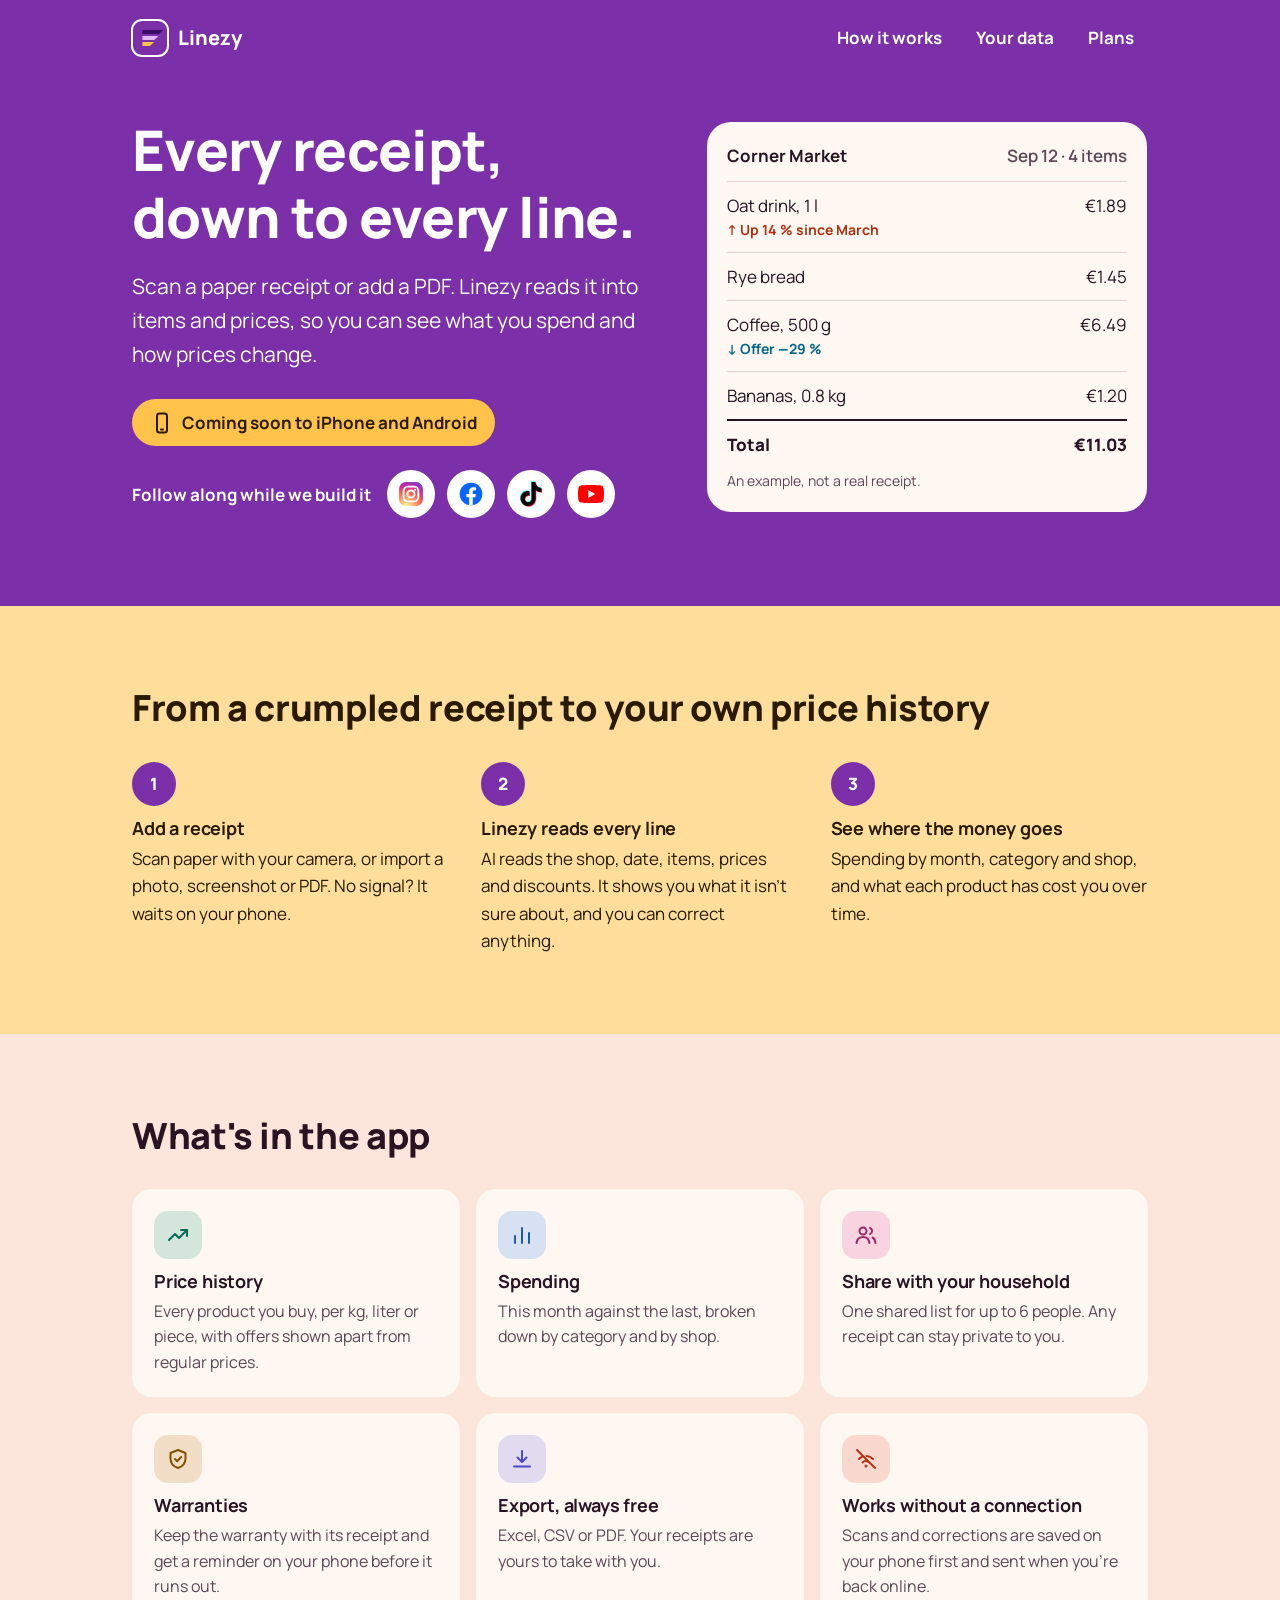
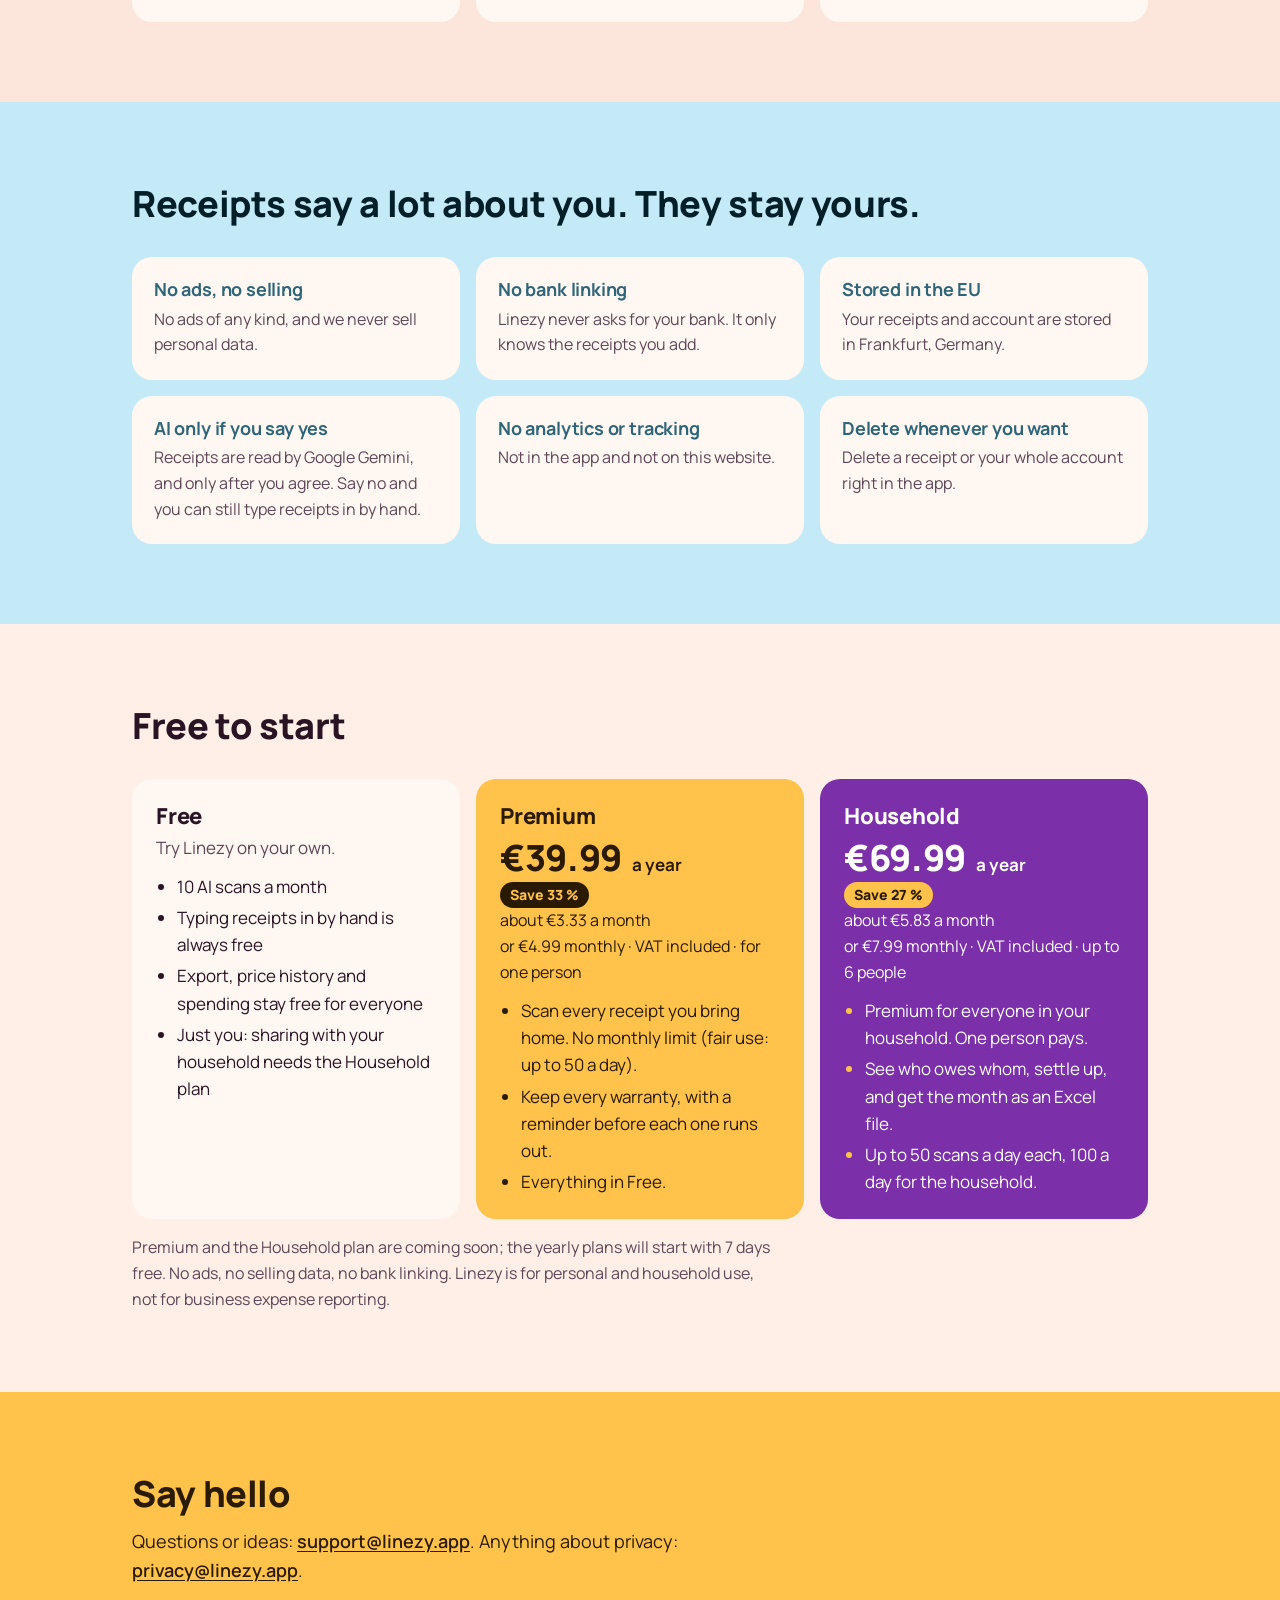
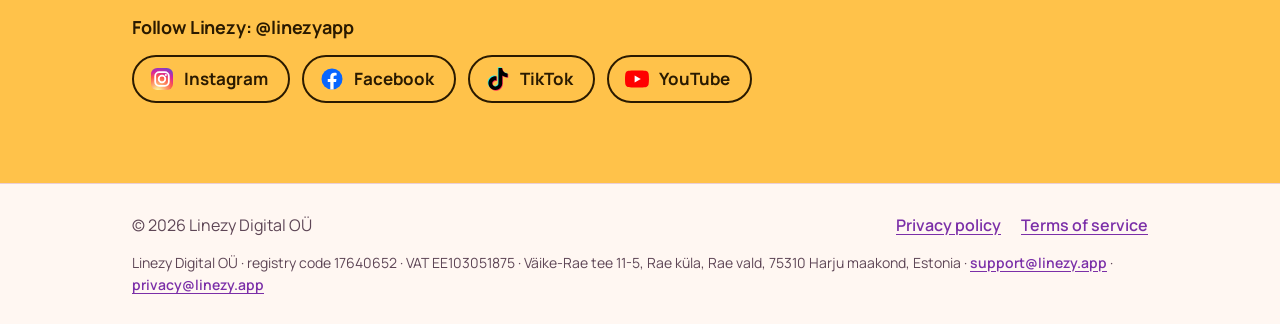
<file: index.html>
<!doctype html>
<html lang="en">
<head>
<meta charset="utf-8">
<meta name="viewport" content="width=device-width, initial-scale=1">
<meta http-equiv="Content-Security-Policy" content="default-src 'none'; style-src 'self'; font-src 'self'; img-src 'self'; base-uri 'none'; form-action 'none'">
<meta name="referrer" content="no-referrer">
<meta name="color-scheme" content="light dark">
<meta name="theme-color" content="#7B2FA8">
<title>Linezy: every receipt, down to every line</title>
<meta name="description" content="Linezy reads your shop receipts into items and prices, so you can see what you spend and how prices change. No ads, no bank linking. Coming to iPhone and Android.">
<link rel="icon" href="img/icon.svg" type="image/svg+xml">
<link rel="stylesheet" href="style.css?v=20261127">
</head>
<body>
<a class="skip" href="#main">Skip to content</a>
<header class="site-header on-hero">
  <div class="wrap">
    <a class="brand" href="./"><img src="img/icon.svg" alt="" width="36" height="36">Linezy</a>
    <nav class="site-nav" aria-label="Main">
      <a href="#how">How it works</a>
      <a href="#privacy">Your data</a>
      <a href="#plans">Plans</a>
    </nav>
  </div>
</header>

<main id="main">
  <section class="hero">
    <div class="wrap hero-grid">
      <div>
        <h1>Every receipt, down to every line.</h1>
        <p class="hero-lead">Scan a paper receipt or add a PDF. Linezy reads it into items and prices, so you can see what you spend and how prices change.</p>
        <p class="pill">
          <svg class="ic" viewBox="0 0 24 24" aria-hidden="true"><rect x="7" y="2.5" width="10" height="19" rx="2.5"/><path d="M11 18.5h2"/></svg>
          Coming soon to iPhone and Android
        </p>
        <div class="hero-social">
          <p id="hero-social-h">Follow along while we build it</p>
          <ul aria-labelledby="hero-social-h">
          <li><a href="https://www.instagram.com/linezyapp/" rel="me noopener" aria-label="Linezy on Instagram"><svg class="logo" viewBox="0 0 24 24" aria-hidden="true"><defs><radialGradient id="ig-grad-top" cx="0.3" cy="1.07" r="1.5"><stop offset="0" stop-color="#fdf497"/><stop offset="0.05" stop-color="#fdf497"/><stop offset="0.45" stop-color="#fd5949"/><stop offset="0.6" stop-color="#d6249f"/><stop offset="0.9" stop-color="#285aeb"/></radialGradient></defs><rect x="1" y="1" width="22" height="22" rx="6.2" fill="url(#ig-grad-top)"/><rect x="5.2" y="5.2" width="13.6" height="13.6" rx="4" fill="none" stroke="#fff" stroke-width="1.8"/><circle cx="12" cy="12" r="3.3" fill="none" stroke="#fff" stroke-width="1.8"/><circle cx="15.9" cy="8.1" r="1" fill="#fff"/></svg></a></li>
          <li><a href="https://www.facebook.com/linezyapp" rel="me noopener" aria-label="Linezy on Facebook"><svg class="logo" viewBox="0 0 24 24" aria-hidden="true"><circle cx="12" cy="12" r="10.5" fill="#0866ff"/><path fill="#fff" d="M10.3 22.38V15H7.75v-3h2.55V9.85c0-2.65 1.55-4.1 3.95-4.1 1.15 0 2.35.2 2.35.2V8.5h-1.3c-1.3 0-1.7.75-1.7 1.6V12h2.9l-.45 3H13.6v7.38A10.5 10.5 0 0 1 10.3 22.38z"/></svg></a></li>
          <li><a href="https://www.tiktok.com/@linezyapp" rel="me noopener" aria-label="Linezy on TikTok"><svg class="logo" viewBox="-1 -1 26 26" aria-hidden="true"><path fill="#25f4ee" transform="translate(-.7 -.7)" d="M12.53.02c1.31-.02 2.61-.01 3.91-.02.08 1.53.63 3.09 1.75 4.17 1.12 1.11 2.7 1.62 4.24 1.79v4.03c-1.44-.05-2.89-.35-4.2-.97-.57-.26-1.1-.59-1.62-.93-.01 2.92.01 5.84-.02 8.75-.08 1.4-.54 2.79-1.35 3.94-1.31 1.92-3.58 3.17-5.91 3.21-1.43.08-2.86-.31-4.08-1.03-2.02-1.19-3.44-3.37-3.65-5.71-.02-.5-.03-1-.01-1.49.18-1.9 1.12-3.72 2.58-4.96 1.66-1.44 3.98-2.13 6.15-1.72.02 1.48-.04 2.96-.04 4.44-.99-.32-2.15-.23-3.02.37-.63.41-1.11 1.04-1.36 1.75-.21.51-.15 1.07-.14 1.61.24 1.64 1.82 3.02 3.5 2.87 1.12-.01 2.19-.66 2.77-1.61.19-.33.4-.67.41-1.06.1-1.79.06-3.57.07-5.36.01-4.03-.01-8.05.02-12.07z"/><path fill="#fe2c55" transform="translate(.7 .7)" d="M12.53.02c1.31-.02 2.61-.01 3.91-.02.08 1.53.63 3.09 1.75 4.17 1.12 1.11 2.7 1.62 4.24 1.79v4.03c-1.44-.05-2.89-.35-4.2-.97-.57-.26-1.1-.59-1.62-.93-.01 2.92.01 5.84-.02 8.75-.08 1.4-.54 2.79-1.35 3.94-1.31 1.92-3.58 3.17-5.91 3.21-1.43.08-2.86-.31-4.08-1.03-2.02-1.19-3.44-3.37-3.65-5.71-.02-.5-.03-1-.01-1.49.18-1.9 1.12-3.72 2.58-4.96 1.66-1.44 3.98-2.13 6.15-1.72.02 1.48-.04 2.96-.04 4.44-.99-.32-2.15-.23-3.02.37-.63.41-1.11 1.04-1.36 1.75-.21.51-.15 1.07-.14 1.61.24 1.64 1.82 3.02 3.5 2.87 1.12-.01 2.19-.66 2.77-1.61.19-.33.4-.67.41-1.06.1-1.79.06-3.57.07-5.36.01-4.03-.01-8.05.02-12.07z"/><path fill="#000" d="M12.53.02c1.31-.02 2.61-.01 3.91-.02.08 1.53.63 3.09 1.75 4.17 1.12 1.11 2.7 1.62 4.24 1.79v4.03c-1.44-.05-2.89-.35-4.2-.97-.57-.26-1.1-.59-1.62-.93-.01 2.92.01 5.84-.02 8.75-.08 1.4-.54 2.79-1.35 3.94-1.31 1.92-3.58 3.17-5.91 3.21-1.43.08-2.86-.31-4.08-1.03-2.02-1.19-3.44-3.37-3.65-5.71-.02-.5-.03-1-.01-1.49.18-1.9 1.12-3.72 2.58-4.96 1.66-1.44 3.98-2.13 6.15-1.72.02 1.48-.04 2.96-.04 4.44-.99-.32-2.15-.23-3.02.37-.63.41-1.11 1.04-1.36 1.75-.21.51-.15 1.07-.14 1.61.24 1.64 1.82 3.02 3.5 2.87 1.12-.01 2.19-.66 2.77-1.61.19-.33.4-.67.41-1.06.1-1.79.06-3.57.07-5.36.01-4.03-.01-8.05.02-12.07z"/></svg></a></li>
          <li><a href="https://www.youtube.com/@linezyapp" rel="me noopener" aria-label="Linezy on YouTube"><svg class="logo" viewBox="0 0 24 24" aria-hidden="true"><path fill="#ff0000" d="M23.5 6.2a3 3 0 0 0-2.1-2.1C19.5 3.6 12 3.6 12 3.6s-7.5 0-9.4.5A3 3 0 0 0 .5 6.2C0 8.1 0 12 0 12s0 3.9.5 5.8a3 3 0 0 0 2.1 2.1c1.9.5 9.4.5 9.4.5s7.5 0 9.4-.5a3 3 0 0 0 2.1-2.1c.5-1.9.5-5.8.5-5.8s0-3.9-.5-5.8z"/><path fill="#fff" d="M9.6 15.6V8.4l6.2 3.6z"/></svg></a></li>
          </ul>
        </div>
      </div>
      <figure class="sample" role="img" aria-label="Example of a receipt read by Linezy: four items with prices, a price rise of 14 percent on one and an offer of 29 percent off on another.">
        <div class="sample-top"><span>Corner Market</span><span>Sep 12 · 4 items</span></div>
        <ul>
          <li><span>Oat drink, 1 l</span><span>€1.89</span><small class="up">↑ Up 14 % since March</small></li>
          <li><span>Rye bread</span><span>€1.45</span></li>
          <li><span>Coffee, 500 g</span><span>€6.49</span><small class="offer">↓ Offer −29 %</small></li>
          <li><span>Bananas, 0.8 kg</span><span>€1.20</span></li>
        </ul>
        <div class="sample-total"><span>Total</span><span>€11.03</span></div>
        <figcaption class="sample-note">An example, not a real receipt.</figcaption>
      </figure>
    </div>
  </section>

  <section class="section band-amber" id="how" aria-labelledby="how-h">
    <div class="wrap">
      <h2 id="how-h">From a crumpled receipt to your own price history</h2>
      <ol class="steps">
        <li><h3>Add a receipt</h3><p>Scan paper with your camera, or import a photo, screenshot or PDF. No signal? It waits on your phone.</p></li>
        <li><h3>Linezy reads every line</h3><p>AI reads the shop, date, items, prices and discounts. It shows you what it isn't sure about, and you can correct anything.</p></li>
        <li><h3>See where the money goes</h3><p>Spending by month, category and shop, and what each product has cost you over time.</p></li>
      </ol>
    </div>
  </section>

  <section class="section band-warm" aria-labelledby="features-h">
    <div class="wrap">
      <h2 id="features-h">What's in the app</h2>
      <ul class="cards">
        <li class="card cat-produce">
          <span class="tile"><svg class="ic" viewBox="0 0 24 24" aria-hidden="true"><path d="M3 17l6-6 4 4 8-8"/><path d="M15 7h6v6"/></svg></span>
          <h3>Price history</h3><p>Every product you buy, per kg, liter or piece, with offers shown apart from regular prices.</p>
        </li>
        <li class="card cat-dairy">
          <span class="tile"><svg class="ic" viewBox="0 0 24 24" aria-hidden="true"><path d="M5 20v-7M12 20V5M19 20V10"/></svg></span>
          <h3>Spending</h3><p>This month against the last, broken down by category and by shop.</p>
        </li>
        <li class="card cat-beverages">
          <span class="tile"><svg class="ic" viewBox="0 0 24 24" aria-hidden="true"><circle cx="9" cy="8" r="3.5"/><path d="M2.5 20c.6-3.8 3.1-6 6.5-6s5.9 2.2 6.5 6"/><path d="M16 4.8a3.5 3.5 0 0 1 0 6.4M18.5 14.5c1.7.9 2.7 2.8 3 5.5"/></svg></span>
          <h3>Share with your household</h3><p>One shared list for up to 6 people. Any receipt can stay private to you.</p>
        </li>
        <li class="card cat-bakery">
          <span class="tile"><svg class="ic" viewBox="0 0 24 24" aria-hidden="true"><path d="M12 3l7.5 3v5.5c0 4.5-3 8-7.5 9.5-4.5-1.5-7.5-5-7.5-9.5V6z"/><path d="M9 12l2.2 2.2L15.2 10"/></svg></span>
          <h3>Warranties</h3><p>Keep the warranty with its receipt and get a reminder on your phone before it runs out.</p>
        </li>
        <li class="card cat-deposit">
          <span class="tile"><svg class="ic" viewBox="0 0 24 24" aria-hidden="true"><path d="M12 4v11M7.5 10.5L12 15l4.5-4.5"/><path d="M4 19.5h16"/></svg></span>
          <h3>Export, always free</h3><p>Excel, CSV or PDF. Your receipts are yours to take with you.</p>
        </li>
        <li class="card cat-meat">
          <span class="tile"><svg class="ic" viewBox="0 0 24 24" aria-hidden="true"><path d="M3 3l18 18"/><path d="M8.5 15.5a5 5 0 0 1 6-.8M5 12a10 10 0 0 1 3.5-2.4M19 12a10 10 0 0 0-6.5-2.9"/><circle cx="12" cy="19" r=".6"/></svg></span>
          <h3>Works without a connection</h3><p>Scans and corrections are saved on your phone first and sent when you're back online.</p>
        </li>
      </ul>
    </div>
  </section>

  <section class="section band-teal" id="privacy" aria-labelledby="privacy-h">
    <div class="wrap">
      <h2 id="privacy-h">Receipts say a lot about you. They stay yours.</h2>
      <ul class="cards">
        <li class="card"><h3>No ads, no selling</h3><p>No ads of any kind, and we never sell personal data.</p></li>
        <li class="card"><h3>No bank linking</h3><p>Linezy never asks for your bank. It only knows the receipts you add.</p></li>
        <li class="card"><h3>Stored in the EU</h3><p>Your receipts and account are stored in Frankfurt, Germany.</p></li>
        <li class="card"><h3>AI only if you say yes</h3><p>Receipts are read by Google Gemini, and only after you agree. Say no and you can still type receipts in by hand.</p></li>
        <li class="card"><h3>No analytics or tracking</h3><p>Not in the app and not on this website.</p></li>
        <li class="card"><h3>Delete whenever you want</h3><p>Delete a receipt or your whole account right in the app.</p></li>
      </ul>
    </div>
  </section>

  <section class="section band-lilac" id="plans" aria-labelledby="plans-h">
    <div class="wrap">
      <h2 id="plans-h">Free to start</h2>
      <div class="plans">
        <div class="plan">
          <h3>Free</h3>
          <p class="plan-note">Try Linezy on your own.</p>
          <ul>
            <li>10 AI scans a month</li>
            <li>Typing receipts in by hand is always free</li>
            <li>Export, price history and spending stay free for everyone</li>
            <li>Just you: sharing with your household needs the Household plan</li>
          </ul>
        </div>
        <div class="plan premium">
          <h3>Premium</h3>
          <div class="price">
            <p class="price-main"><span class="amount">€39.99</span> a year <span class="badge">Save 33 %</span></p>
            <p class="price-sub">about €3.33 a month</p>
            <p class="price-sub">or €4.99 monthly · VAT included · for one person</p>
          </div>
          <ul>
            <li>Scan every receipt you bring home. No monthly limit (fair use: up to 50 a day).</li>
            <li>Keep every warranty, with a reminder before each one runs out.</li>
            <li>Everything in Free.</li>
          </ul>
        </div>
        <div class="plan household">
          <h3>Household</h3>
          <div class="price">
            <p class="price-main"><span class="amount">€69.99</span> a year <span class="badge">Save 27 %</span></p>
            <p class="price-sub">about €5.83 a month</p>
            <p class="price-sub">or €7.99 monthly · VAT included · up to 6 people</p>
          </div>
          <ul>
            <li>Premium for everyone in your household. One person pays.</li>
            <li>See who owes whom, settle up, and get the month as an Excel file.</li>
            <li>Up to 50 scans a day each, 100 a day for the household.</li>
          </ul>
        </div>
      </div>
      <p class="fine">Premium and the Household plan are coming soon; the yearly plans will start with 7 days free. No ads, no selling data, no bank linking. Linezy is for personal and household use, not for business expense reporting.</p>
    </div>
  </section>

  <section class="section band-yellow" id="contact" aria-labelledby="contact-h">
    <div class="wrap">
      <h2 id="contact-h">Say hello</h2>
      <p class="section-lead">Questions or ideas: <a href="mailto:support@linezy.app">support@linezy.app</a>. Anything about privacy: <a href="mailto:privacy@linezy.app">privacy@linezy.app</a>.</p>
      <h3 class="social-h" id="social-h">Follow Linezy: @linezyapp</h3>
      <ul class="social" aria-labelledby="social-h">
        <li><a href="https://www.instagram.com/linezyapp/" rel="me noopener">
          <svg class="logo" viewBox="0 0 24 24" aria-hidden="true"><defs><radialGradient id="ig-grad" cx="0.3" cy="1.07" r="1.5"><stop offset="0" stop-color="#fdf497"/><stop offset="0.05" stop-color="#fdf497"/><stop offset="0.45" stop-color="#fd5949"/><stop offset="0.6" stop-color="#d6249f"/><stop offset="0.9" stop-color="#285aeb"/></radialGradient></defs><rect x="1" y="1" width="22" height="22" rx="6.2" fill="url(#ig-grad)"/><rect x="5.2" y="5.2" width="13.6" height="13.6" rx="4" fill="none" stroke="#fff" stroke-width="1.8"/><circle cx="12" cy="12" r="3.3" fill="none" stroke="#fff" stroke-width="1.8"/><circle cx="15.9" cy="8.1" r="1" fill="#fff"/></svg>
          Instagram</a></li>
        <li><a href="https://www.facebook.com/linezyapp" rel="me noopener">
          <svg class="logo" viewBox="0 0 24 24" aria-hidden="true"><circle cx="12" cy="12" r="10.5" fill="#0866ff"/><path fill="#fff" d="M10.3 22.38V15H7.75v-3h2.55V9.85c0-2.65 1.55-4.1 3.95-4.1 1.15 0 2.35.2 2.35.2V8.5h-1.3c-1.3 0-1.7.75-1.7 1.6V12h2.9l-.45 3H13.6v7.38A10.5 10.5 0 0 1 10.3 22.38z"/></svg>
          Facebook</a></li>
        <li><a href="https://www.tiktok.com/@linezyapp" rel="me noopener">
          <svg class="logo" viewBox="-1 -1 26 26" aria-hidden="true"><path fill="#25f4ee" transform="translate(-.7 -.7)" d="M12.53.02c1.31-.02 2.61-.01 3.91-.02.08 1.53.63 3.09 1.75 4.17 1.12 1.11 2.7 1.62 4.24 1.79v4.03c-1.44-.05-2.89-.35-4.2-.97-.57-.26-1.1-.59-1.62-.93-.01 2.92.01 5.84-.02 8.75-.08 1.4-.54 2.79-1.35 3.94-1.31 1.92-3.58 3.17-5.91 3.21-1.43.08-2.86-.31-4.08-1.03-2.02-1.19-3.44-3.37-3.65-5.71-.02-.5-.03-1-.01-1.49.18-1.9 1.12-3.72 2.58-4.96 1.66-1.44 3.98-2.13 6.15-1.72.02 1.48-.04 2.96-.04 4.44-.99-.32-2.15-.23-3.02.37-.63.41-1.11 1.04-1.36 1.75-.21.51-.15 1.07-.14 1.61.24 1.64 1.82 3.02 3.5 2.87 1.12-.01 2.19-.66 2.77-1.61.19-.33.4-.67.41-1.06.1-1.79.06-3.57.07-5.36.01-4.03-.01-8.05.02-12.07z"/><path fill="#fe2c55" transform="translate(.7 .7)" d="M12.53.02c1.31-.02 2.61-.01 3.91-.02.08 1.53.63 3.09 1.75 4.17 1.12 1.11 2.7 1.62 4.24 1.79v4.03c-1.44-.05-2.89-.35-4.2-.97-.57-.26-1.1-.59-1.62-.93-.01 2.92.01 5.84-.02 8.75-.08 1.4-.54 2.79-1.35 3.94-1.31 1.92-3.58 3.17-5.91 3.21-1.43.08-2.86-.31-4.08-1.03-2.02-1.19-3.44-3.37-3.65-5.71-.02-.5-.03-1-.01-1.49.18-1.9 1.12-3.72 2.58-4.96 1.66-1.44 3.98-2.13 6.15-1.72.02 1.48-.04 2.96-.04 4.44-.99-.32-2.15-.23-3.02.37-.63.41-1.11 1.04-1.36 1.75-.21.51-.15 1.07-.14 1.61.24 1.64 1.82 3.02 3.5 2.87 1.12-.01 2.19-.66 2.77-1.61.19-.33.4-.67.41-1.06.1-1.79.06-3.57.07-5.36.01-4.03-.01-8.05.02-12.07z"/><path fill="#000" d="M12.53.02c1.31-.02 2.61-.01 3.91-.02.08 1.53.63 3.09 1.75 4.17 1.12 1.11 2.7 1.62 4.24 1.79v4.03c-1.44-.05-2.89-.35-4.2-.97-.57-.26-1.1-.59-1.62-.93-.01 2.92.01 5.84-.02 8.75-.08 1.4-.54 2.79-1.35 3.94-1.31 1.92-3.58 3.17-5.91 3.21-1.43.08-2.86-.31-4.08-1.03-2.02-1.19-3.44-3.37-3.65-5.71-.02-.5-.03-1-.01-1.49.18-1.9 1.12-3.72 2.58-4.96 1.66-1.44 3.98-2.13 6.15-1.72.02 1.48-.04 2.96-.04 4.44-.99-.32-2.15-.23-3.02.37-.63.41-1.11 1.04-1.36 1.75-.21.51-.15 1.07-.14 1.61.24 1.64 1.82 3.02 3.5 2.87 1.12-.01 2.19-.66 2.77-1.61.19-.33.4-.67.41-1.06.1-1.79.06-3.57.07-5.36.01-4.03-.01-8.05.02-12.07z"/></svg>
          TikTok</a></li>
        <li><a href="https://www.youtube.com/@linezyapp" rel="me noopener">
          <svg class="logo" viewBox="0 0 24 24" aria-hidden="true"><path fill="#ff0000" d="M23.5 6.2a3 3 0 0 0-2.1-2.1C19.5 3.6 12 3.6 12 3.6s-7.5 0-9.4.5A3 3 0 0 0 .5 6.2C0 8.1 0 12 0 12s0 3.9.5 5.8a3 3 0 0 0 2.1 2.1c1.9.5 9.4.5 9.4.5s7.5 0 9.4-.5a3 3 0 0 0 2.1-2.1c.5-1.9.5-5.8.5-5.8s0-3.9-.5-5.8z"/><path fill="#fff" d="M9.6 15.6V8.4l6.2 3.6z"/></svg>
          YouTube</a></li>
      </ul>
    </div>
  </section>
</main>

<footer class="site-footer">
  <div class="wrap">
    <p>© 2026 Linezy Digital OÜ</p>
    <nav aria-label="Footer">
      <a href="privacy.html">Privacy policy</a>
      <a href="terms.html">Terms of service</a>
    </nav>
    <p class="company">Linezy Digital OÜ · registry code 17640652 · VAT EE103051875 · Väike-Rae tee 11-5, Rae küla, Rae vald, 75310 Harju maakond, Estonia · <a href="mailto:support@linezy.app">support@linezy.app</a> · <a href="mailto:privacy@linezy.app">privacy@linezy.app</a></p>
  </div>
</footer>
</body>
</html>
</file>
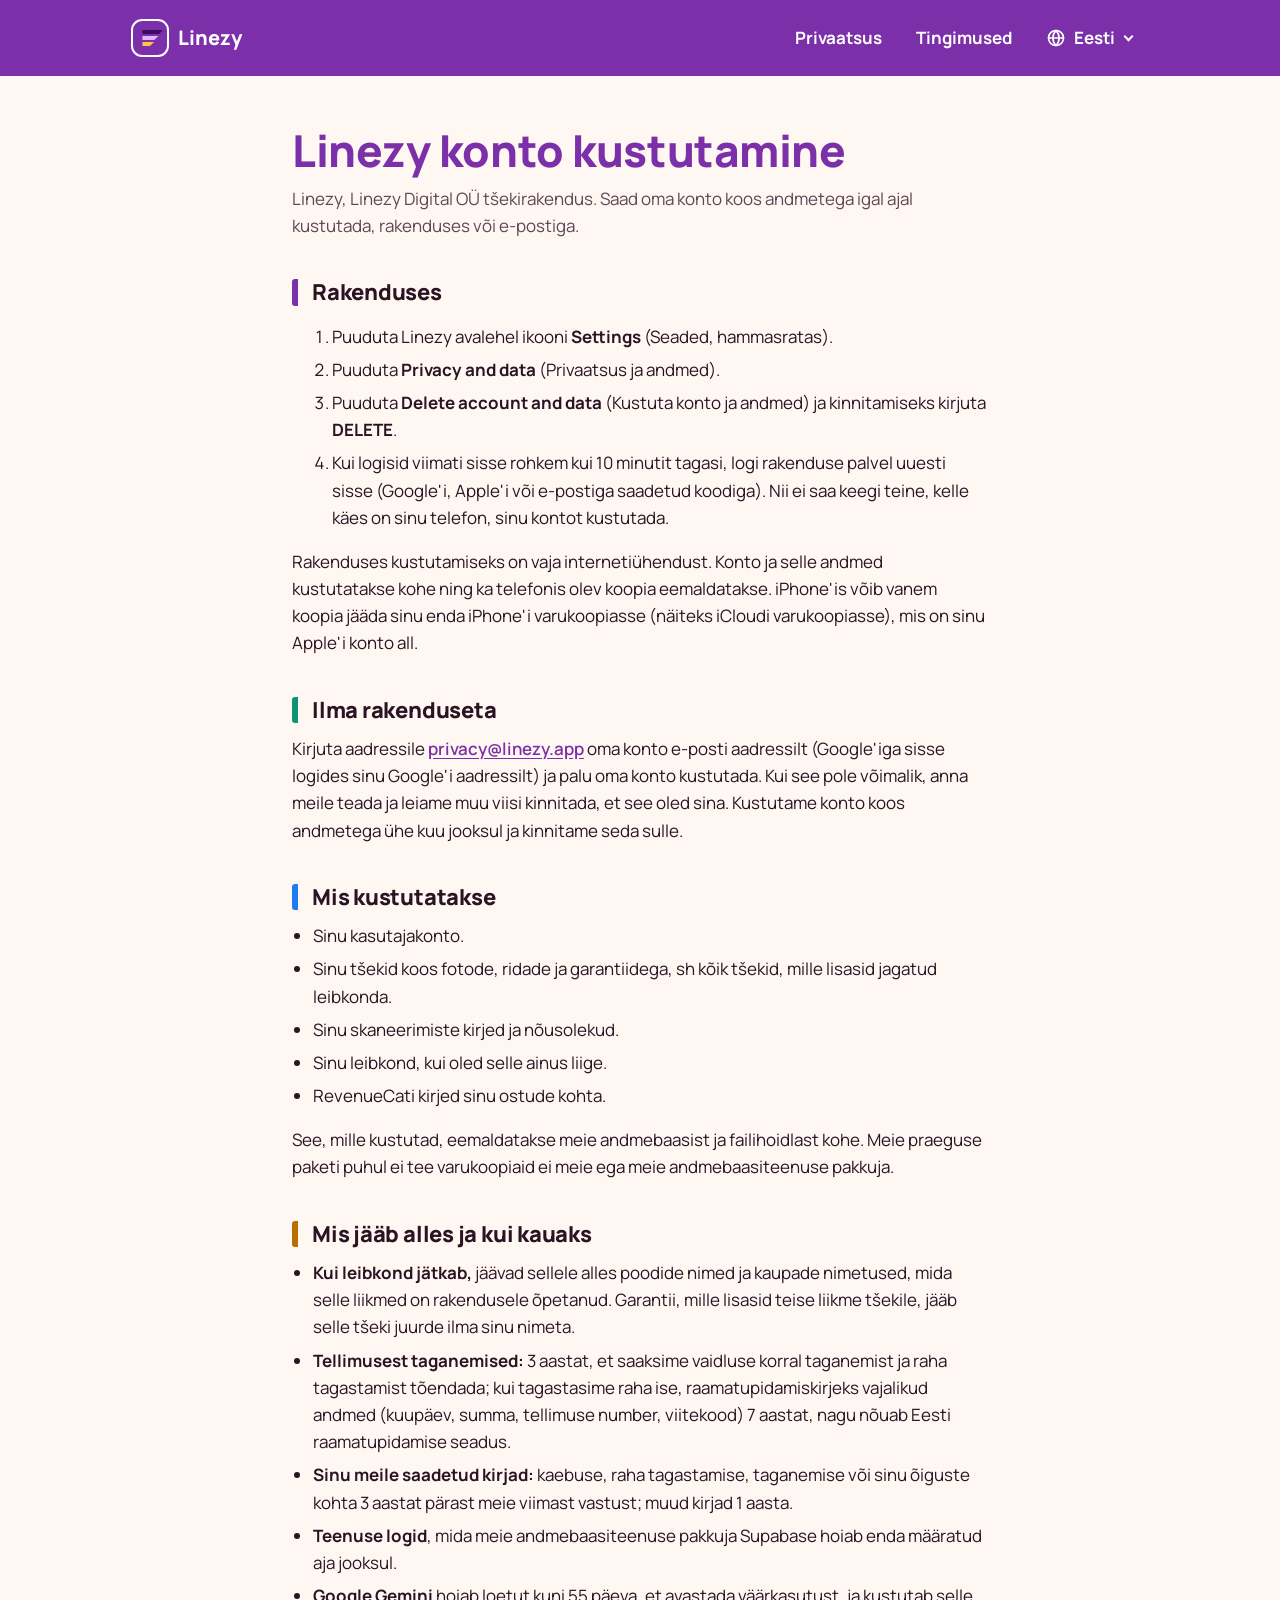
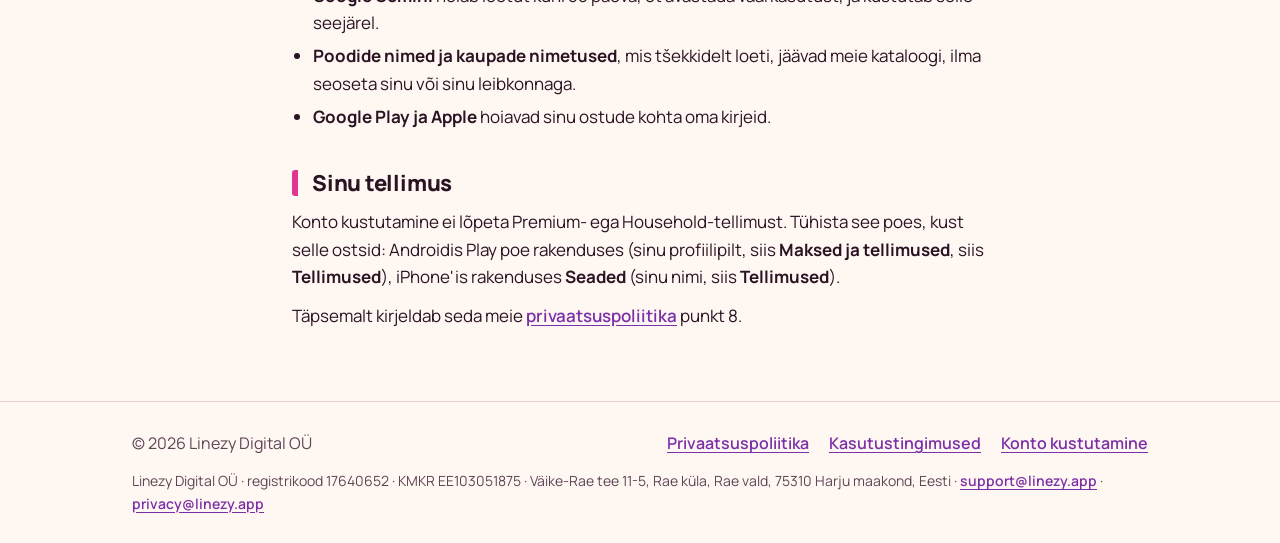
<file: delete-account-et.html>
<!doctype html>
<html lang="et">
<head>
<meta charset="utf-8">
<meta name="viewport" content="width=device-width, initial-scale=1">
<meta http-equiv="Content-Security-Policy" content="default-src 'none'; script-src 'self'; style-src 'self'; font-src 'self'; img-src 'self'; base-uri 'none'; form-action 'none'">
<meta name="referrer" content="no-referrer">
<meta name="color-scheme" content="light dark">
<meta name="theme-color" content="#7B2FA8">
<title>Konto kustutamine: Linezy</title>
<meta name="description" content="Kuidas kustutada oma Linezy konto ja selle andmed, rakenduses või e-postiga.">
<link rel="alternate" hreflang="en" href="delete-account.html">
<link rel="icon" href="img/icon.svg" type="image/svg+xml">
<link rel="stylesheet" href="style.css?v=20261118">
<script src="lang.js?v=20261118" defer></script>
</head>
<body>
<a class="skip" href="#main">Edasi sisu juurde</a>
<header class="site-header on-hero">
  <div class="wrap">
    <a class="brand" href="./"><img src="img/icon.svg" alt="" width="36" height="36">Linezy</a>
    <nav class="site-nav" aria-label="Peamenüü">
      <a href="privacy-et.html">Privaatsus</a>
      <a href="terms-et.html">Tingimused</a>
      <details class="lang">
        <summary aria-label="Keel: eesti"><svg class="ic" viewBox="0 0 24 24" aria-hidden="true"><circle cx="12" cy="12" r="9"/><path d="M3 12h18M12 3c2.5 2.7 3.8 5.7 3.8 9s-1.3 6.3-3.8 9c-2.5-2.7-3.8-5.7-3.8-9S9.5 5.7 12 3z"/></svg><span>Eesti</span></summary>
        <ul>
          <li><a href="delete-account.html" hreflang="en" lang="en">English</a></li>
          <li><a href="delete-account-et.html" hreflang="et" lang="et" aria-current="true">Eesti</a></li>
        </ul>
      </details>
    </nav>
  </div>
</header>

<main id="main" class="doc">
  <h1>Linezy konto kustutamine</h1>
  <p class="meta">Linezy, Linezy Digital OÜ tšekirakendus. Saad oma konto koos andmetega igal ajal kustutada, rakenduses või e-postiga.</p>

  <h2 id="in-app">Rakenduses</h2>
  <ol>
    <li>Puuduta Linezy avalehel ikooni <strong>Settings</strong> (Seaded, hammasratas).</li>
    <li>Puuduta <strong>Privacy and data</strong> (Privaatsus ja andmed).</li>
    <li>Puuduta <strong>Delete account and data</strong> (Kustuta konto ja andmed) ja kinnitamiseks kirjuta <strong>DELETE</strong>.</li>
    <li>Kui logisid viimati sisse rohkem kui 10 minutit tagasi, logi rakenduse palvel uuesti sisse (Google'i, Apple'i või e-postiga saadetud koodiga). Nii ei saa keegi teine, kelle käes on sinu telefon, sinu kontot kustutada.</li>
  </ol>
  <p>Rakenduses kustutamiseks on vaja internetiühendust. Konto ja selle andmed kustutatakse kohe ning ka telefonis olev koopia eemaldatakse. iPhone'is võib vanem koopia jääda sinu enda iPhone'i varukoopiasse (näiteks iCloudi varukoopiasse), mis on sinu Apple'i konto all.</p>

  <h2 id="by-email">Ilma rakenduseta</h2>
  <p>Kirjuta aadressile <a href="mailto:privacy@linezy.app?subject=Kustutage%20minu%20Linezy%20konto">privacy@linezy.app</a> oma konto e-posti aadressilt (Google'iga sisse logides sinu Google'i aadressilt) ja palu oma konto kustutada. Kui see pole võimalik, anna meile teada ja leiame muu viisi kinnitada, et see oled sina. Kustutame konto koos andmetega ühe kuu jooksul ja kinnitame seda sulle.</p>

  <h2 id="deleted">Mis kustutatakse</h2>
  <ul>
    <li>Sinu kasutajakonto.</li>
    <li>Sinu tšekid koos fotode, ridade ja garantiidega, sh kõik tšekid, mille lisasid jagatud leibkonda.</li>
    <li>Sinu skaneerimiste kirjed ja nõusolekud.</li>
    <li>Sinu leibkond, kui oled selle ainus liige.</li>
    <li>RevenueCati kirjed sinu ostude kohta.</li>
  </ul>
  <p>See, mille kustutad, eemaldatakse meie andmebaasist ja failihoidlast kohe. Meie praeguse paketi puhul ei tee varukoopiaid ei meie ega meie andmebaasiteenuse pakkuja.</p>

  <h2 id="kept">Mis jääb alles ja kui kauaks</h2>
  <ul>
    <li><strong>Kui leibkond jätkab,</strong> jäävad sellele alles poodide nimed ja kaupade nimetused, mida selle liikmed on rakendusele õpetanud. Garantii, mille lisasid teise liikme tšekile, jääb selle tšeki juurde ilma sinu nimeta.</li>
    <li><strong>Tellimusest taganemised:</strong> 3 aastat, et saaksime vaidluse korral taganemist ja raha tagastamist tõendada; kui tagastasime raha ise, raamatupidamiskirjeks vajalikud andmed (kuupäev, summa, tellimuse number, viitekood) 7 aastat, nagu nõuab Eesti raamatupidamise seadus.</li>
    <li><strong>Sinu meile saadetud kirjad:</strong> kaebuse, raha tagastamise, taganemise või sinu õiguste kohta 3 aastat pärast meie viimast vastust; muud kirjad 1 aasta.</li>
    <li><strong>Teenuse logid</strong>, mida meie andmebaasiteenuse pakkuja Supabase hoiab enda määratud aja jooksul.</li>
    <li><strong>Google Gemini</strong> hoiab loetut kuni 55 päeva, et avastada väärkasutust, ja kustutab selle seejärel.</li>
    <li><strong>Poodide nimed ja kaupade nimetused</strong>, mis tšekkidelt loeti, jäävad meie kataloogi, ilma seoseta sinu või sinu leibkonnaga.</li>
    <li><strong>Google Play ja Apple</strong> hoiavad sinu ostude kohta oma kirjeid.</li>
  </ul>

  <h2 id="subscription">Sinu tellimus</h2>
  <p>Konto kustutamine ei lõpeta Premium- ega Household-tellimust. Tühista see poes, kust selle ostsid: Androidis Play poe rakenduses (sinu profiilipilt, siis <strong>Maksed ja tellimused</strong>, siis <strong>Tellimused</strong>), iPhone'is rakenduses <strong>Seaded</strong> (sinu nimi, siis <strong>Tellimused</strong>).</p>

  <p>Täpsemalt kirjeldab seda meie <a href="privacy-et.html#keep">privaatsuspoliitika</a> punkt 8.</p>
</main>

<footer class="site-footer">
  <div class="wrap">
    <p>© 2026 Linezy Digital OÜ</p>
    <nav aria-label="Jalus">
      <a href="privacy-et.html">Privaatsuspoliitika</a>
      <a href="terms-et.html">Kasutustingimused</a>
      <a href="delete-account-et.html" aria-current="page">Konto kustutamine</a>
    </nav>
    <p class="company">Linezy Digital OÜ · registrikood 17640652 · KMKR EE103051875 · Väike-Rae tee 11-5, Rae küla, Rae vald, 75310 Harju maakond, Eesti · <a href="mailto:support@linezy.app">support@linezy.app</a> · <a href="mailto:privacy@linezy.app">privacy@linezy.app</a></p>
  </div>
</footer>
</body>
</html>
</file>
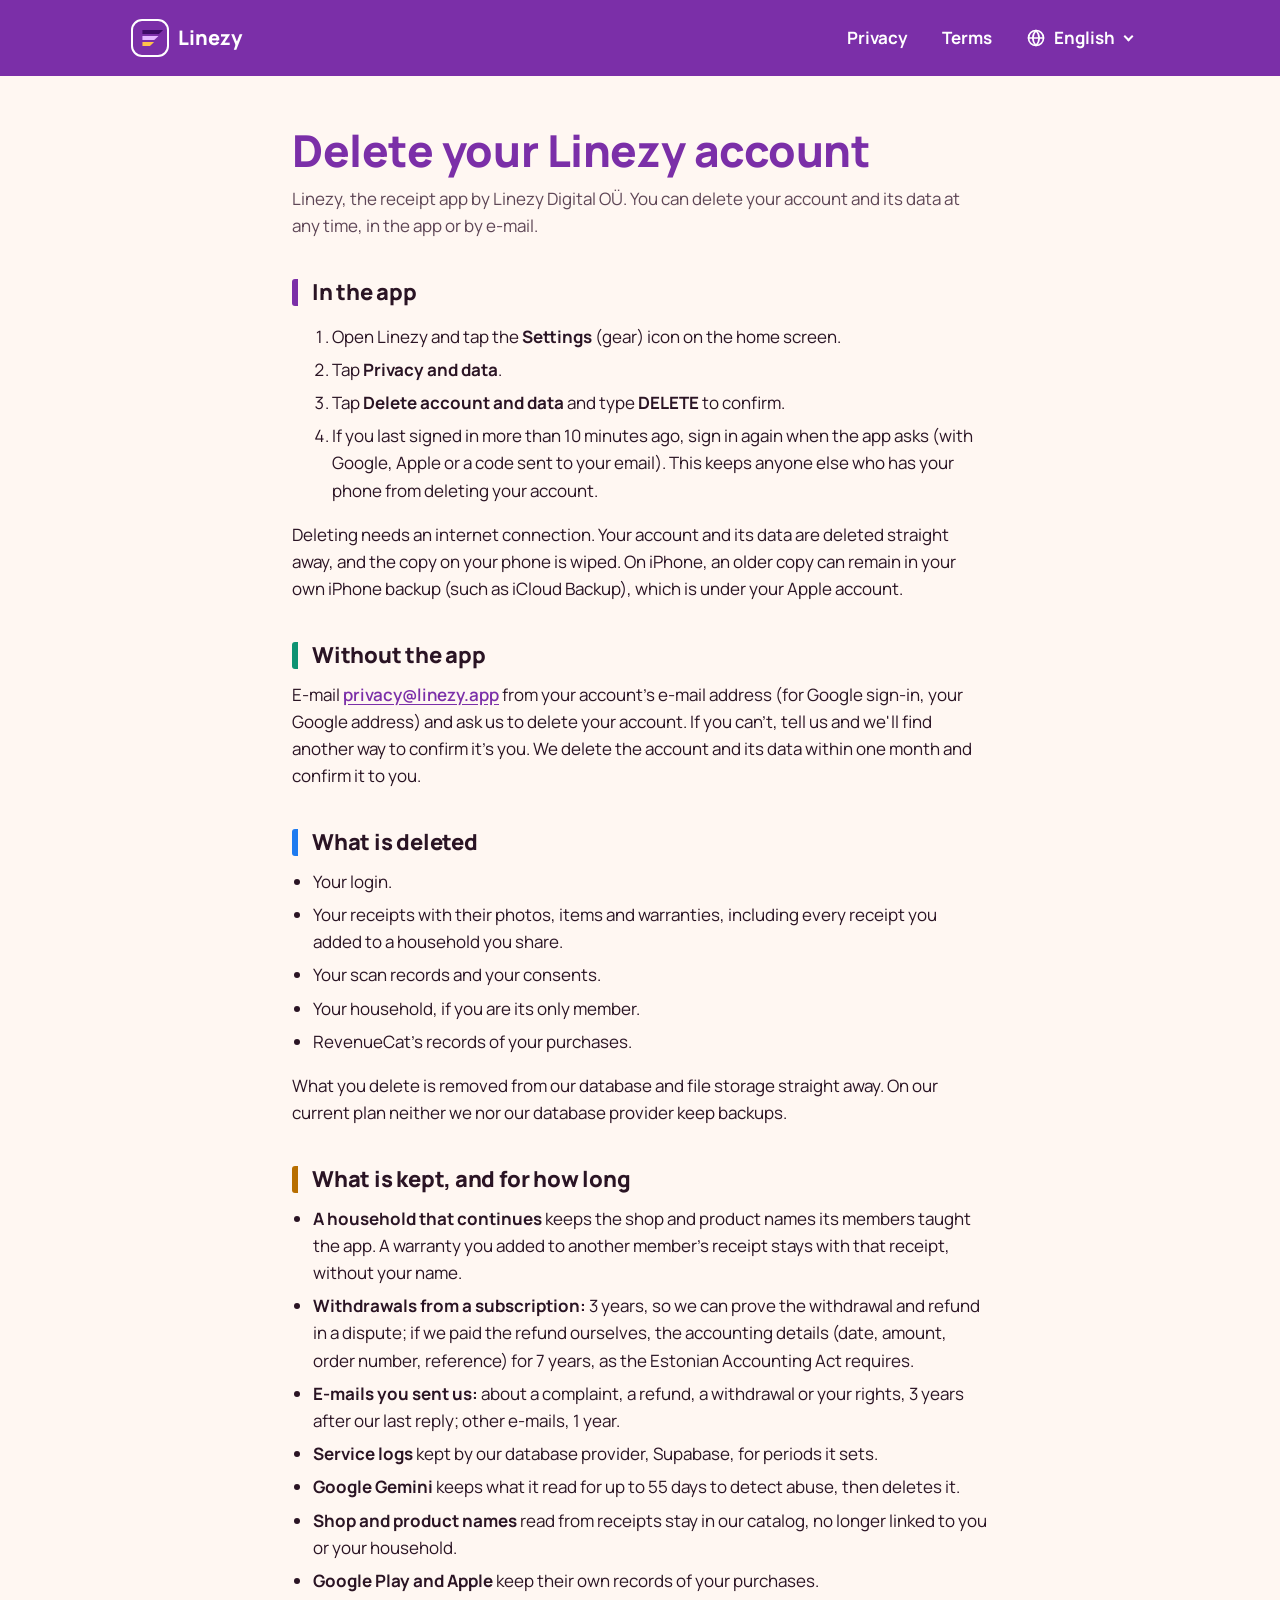
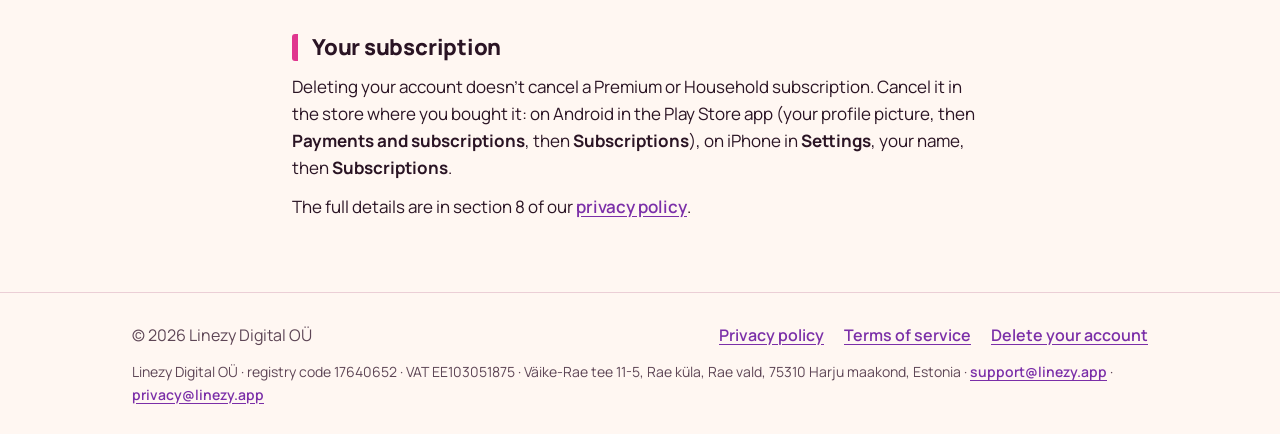
<file: delete-account.html>
<!doctype html>
<html lang="en">
<head>
<meta charset="utf-8">
<meta name="viewport" content="width=device-width, initial-scale=1">
<meta http-equiv="Content-Security-Policy" content="default-src 'none'; script-src 'self'; style-src 'self'; font-src 'self'; img-src 'self'; base-uri 'none'; form-action 'none'">
<meta name="referrer" content="no-referrer">
<meta name="color-scheme" content="light dark">
<meta name="theme-color" content="#7B2FA8">
<title>Delete your account: Linezy</title>
<meta name="description" content="How to delete your Linezy account and its data, in the app or by e-mail.">
<link rel="alternate" hreflang="et" href="delete-account-et.html">
<link rel="icon" href="img/icon.svg" type="image/svg+xml">
<link rel="stylesheet" href="style.css?v=20261118">
<script src="lang.js?v=20261118" defer></script>
</head>
<body>
<a class="skip" href="#main">Skip to content</a>
<header class="site-header on-hero">
  <div class="wrap">
    <a class="brand" href="./"><img src="img/icon.svg" alt="" width="36" height="36">Linezy</a>
    <nav class="site-nav" aria-label="Main">
      <a href="privacy.html">Privacy</a>
      <a href="terms.html">Terms</a>
      <details class="lang">
        <summary aria-label="Language: English"><svg class="ic" viewBox="0 0 24 24" aria-hidden="true"><circle cx="12" cy="12" r="9"/><path d="M3 12h18M12 3c2.5 2.7 3.8 5.7 3.8 9s-1.3 6.3-3.8 9c-2.5-2.7-3.8-5.7-3.8-9S9.5 5.7 12 3z"/></svg><span>English</span></summary>
        <ul>
          <li><a href="delete-account.html" hreflang="en" lang="en" aria-current="true">English</a></li>
          <li><a href="delete-account-et.html" hreflang="et" lang="et">Eesti</a></li>
        </ul>
      </details>
    </nav>
  </div>
</header>

<main id="main" class="doc">
  <h1>Delete your Linezy account</h1>
  <p class="meta">Linezy, the receipt app by Linezy Digital OÜ. You can delete your account and its data at any time, in the app or by e-mail.</p>

  <h2 id="in-app">In the app</h2>
  <ol>
    <li>Open Linezy and tap the <strong>Settings</strong> (gear) icon on the home screen.</li>
    <li>Tap <strong>Privacy and data</strong>.</li>
    <li>Tap <strong>Delete account and data</strong> and type <strong>DELETE</strong> to confirm.</li>
    <li>If you last signed in more than 10 minutes ago, sign in again when the app asks (with Google, Apple or a code sent to your email). This keeps anyone else who has your phone from deleting your account.</li>
  </ol>
  <p>Deleting needs an internet connection. Your account and its data are deleted straight away, and the copy on your phone is wiped. On iPhone, an older copy can remain in your own iPhone backup (such as iCloud Backup), which is under your Apple account.</p>

  <h2 id="by-email">Without the app</h2>
  <p>E-mail <a href="mailto:privacy@linezy.app?subject=Delete%20my%20Linezy%20account">privacy@linezy.app</a> from your account's e-mail address (for Google sign-in, your Google address) and ask us to delete your account. If you can't, tell us and we'll find another way to confirm it's you. We delete the account and its data within one month and confirm it to you.</p>

  <h2 id="deleted">What is deleted</h2>
  <ul>
    <li>Your login.</li>
    <li>Your receipts with their photos, items and warranties, including every receipt you added to a household you share.</li>
    <li>Your scan records and your consents.</li>
    <li>Your household, if you are its only member.</li>
    <li>RevenueCat's records of your purchases.</li>
  </ul>
  <p>What you delete is removed from our database and file storage straight away. On our current plan neither we nor our database provider keep backups.</p>

  <h2 id="kept">What is kept, and for how long</h2>
  <ul>
    <li><strong>A household that continues</strong> keeps the shop and product names its members taught the app. A warranty you added to another member's receipt stays with that receipt, without your name.</li>
    <li><strong>Withdrawals from a subscription:</strong> 3 years, so we can prove the withdrawal and refund in a dispute; if we paid the refund ourselves, the accounting details (date, amount, order number, reference) for 7 years, as the Estonian Accounting Act requires.</li>
    <li><strong>E-mails you sent us:</strong> about a complaint, a refund, a withdrawal or your rights, 3 years after our last reply; other e-mails, 1 year.</li>
    <li><strong>Service logs</strong> kept by our database provider, Supabase, for periods it sets.</li>
    <li><strong>Google Gemini</strong> keeps what it read for up to 55 days to detect abuse, then deletes it.</li>
    <li><strong>Shop and product names</strong> read from receipts stay in our catalog, no longer linked to you or your household.</li>
    <li><strong>Google Play and Apple</strong> keep their own records of your purchases.</li>
  </ul>

  <h2 id="subscription">Your subscription</h2>
  <p>Deleting your account doesn't cancel a Premium or Household subscription. Cancel it in the store where you bought it: on Android in the Play Store app (your profile picture, then <strong>Payments and subscriptions</strong>, then <strong>Subscriptions</strong>), on iPhone in <strong>Settings</strong>, your name, then <strong>Subscriptions</strong>.</p>

  <p>The full details are in section 8 of our <a href="privacy.html#keep">privacy policy</a>.</p>
</main>

<footer class="site-footer">
  <div class="wrap">
    <p>© 2026 Linezy Digital OÜ</p>
    <nav aria-label="Footer">
      <a href="privacy.html">Privacy policy</a>
      <a href="terms.html">Terms of service</a>
      <a href="delete-account.html" aria-current="page">Delete your account</a>
    </nav>
    <p class="company">Linezy Digital OÜ · registry code 17640652 · VAT EE103051875 · Väike-Rae tee 11-5, Rae küla, Rae vald, 75310 Harju maakond, Estonia · <a href="mailto:support@linezy.app">support@linezy.app</a> · <a href="mailto:privacy@linezy.app">privacy@linezy.app</a></p>
  </div>
</footer>
</body>
</html>
</file>
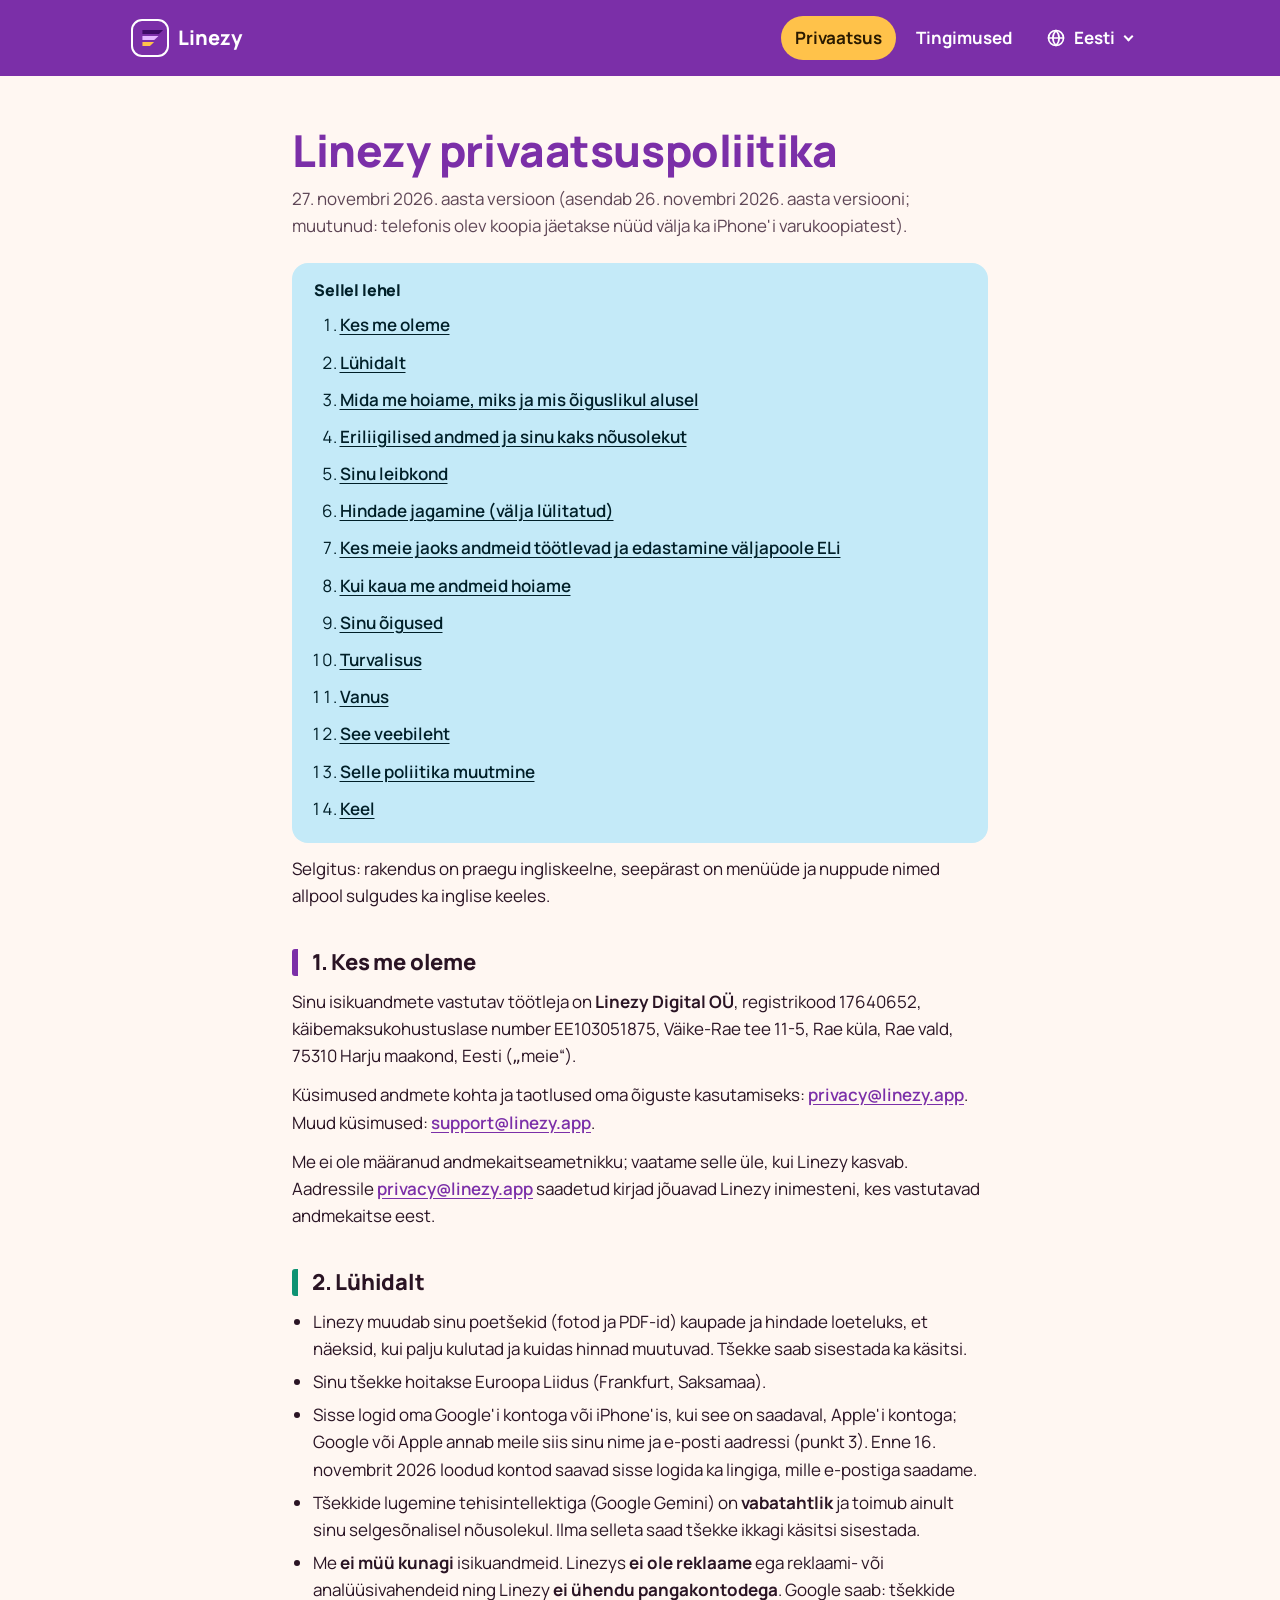
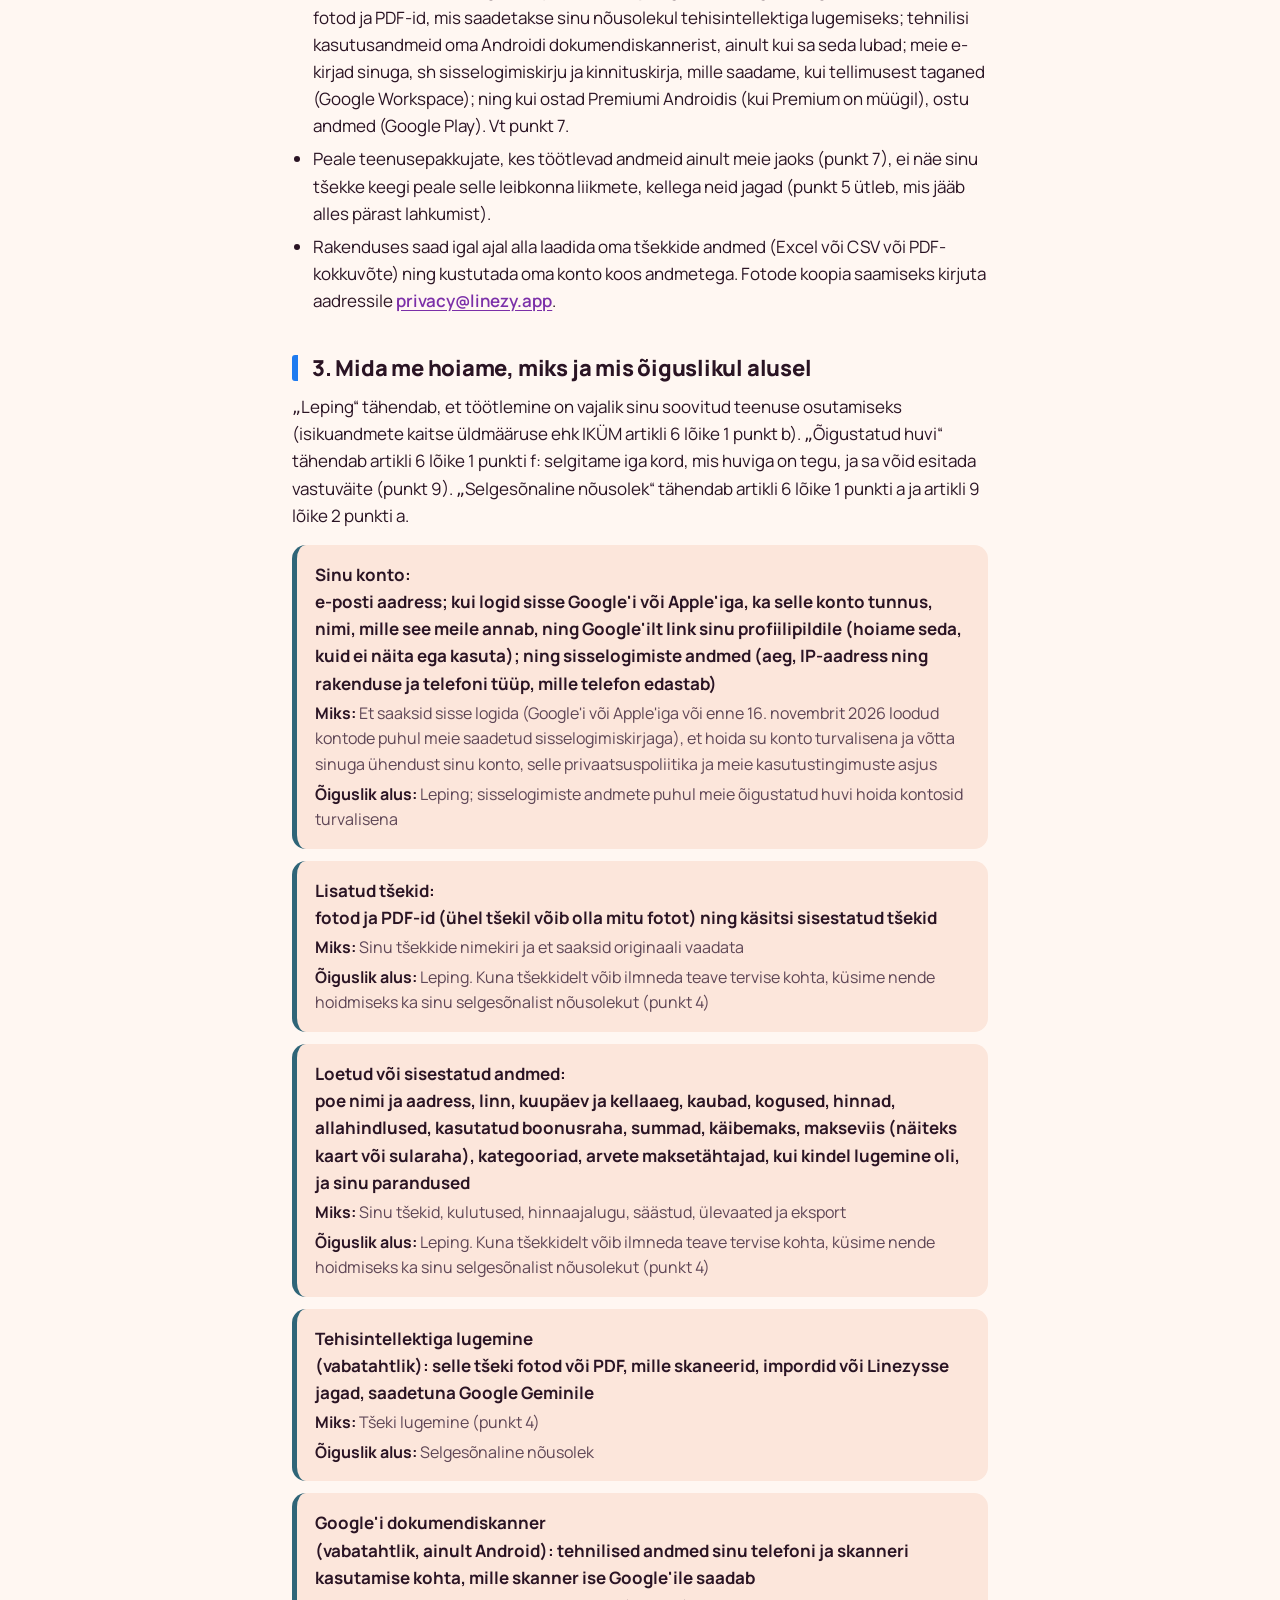
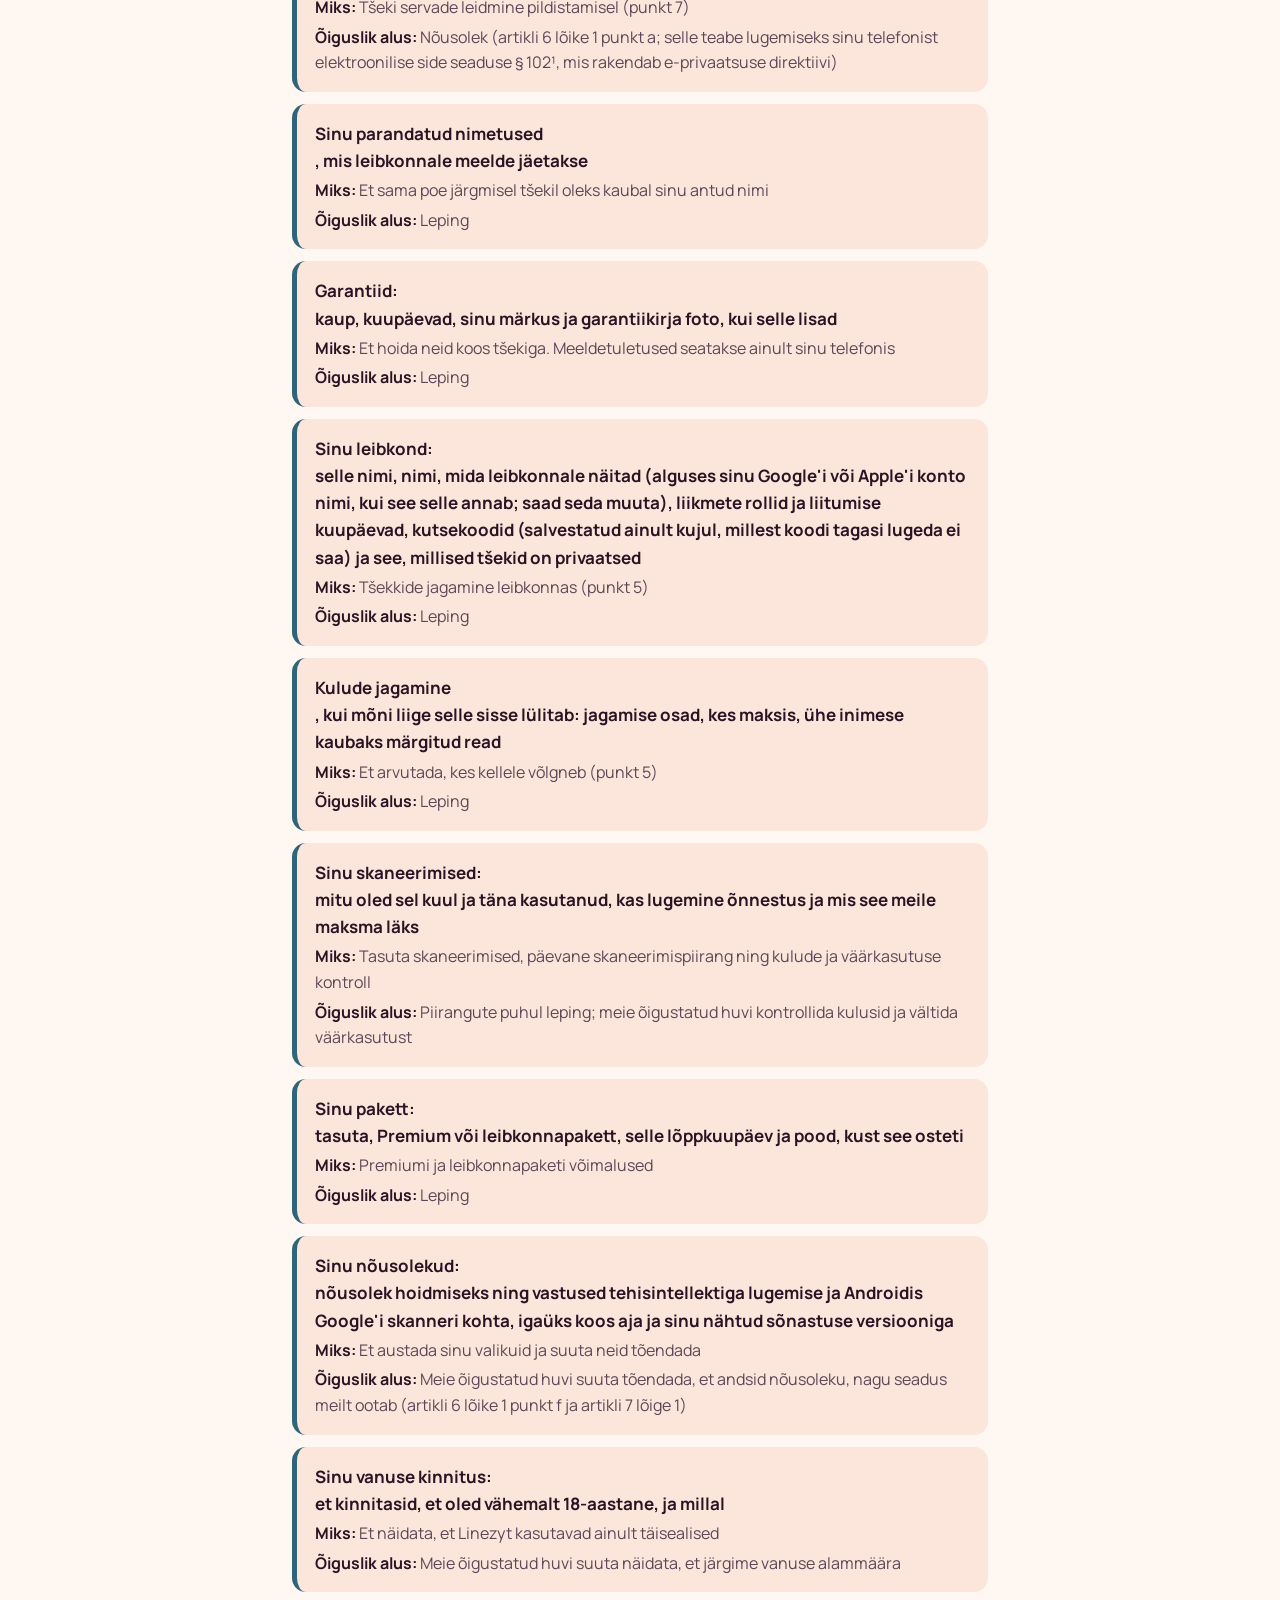
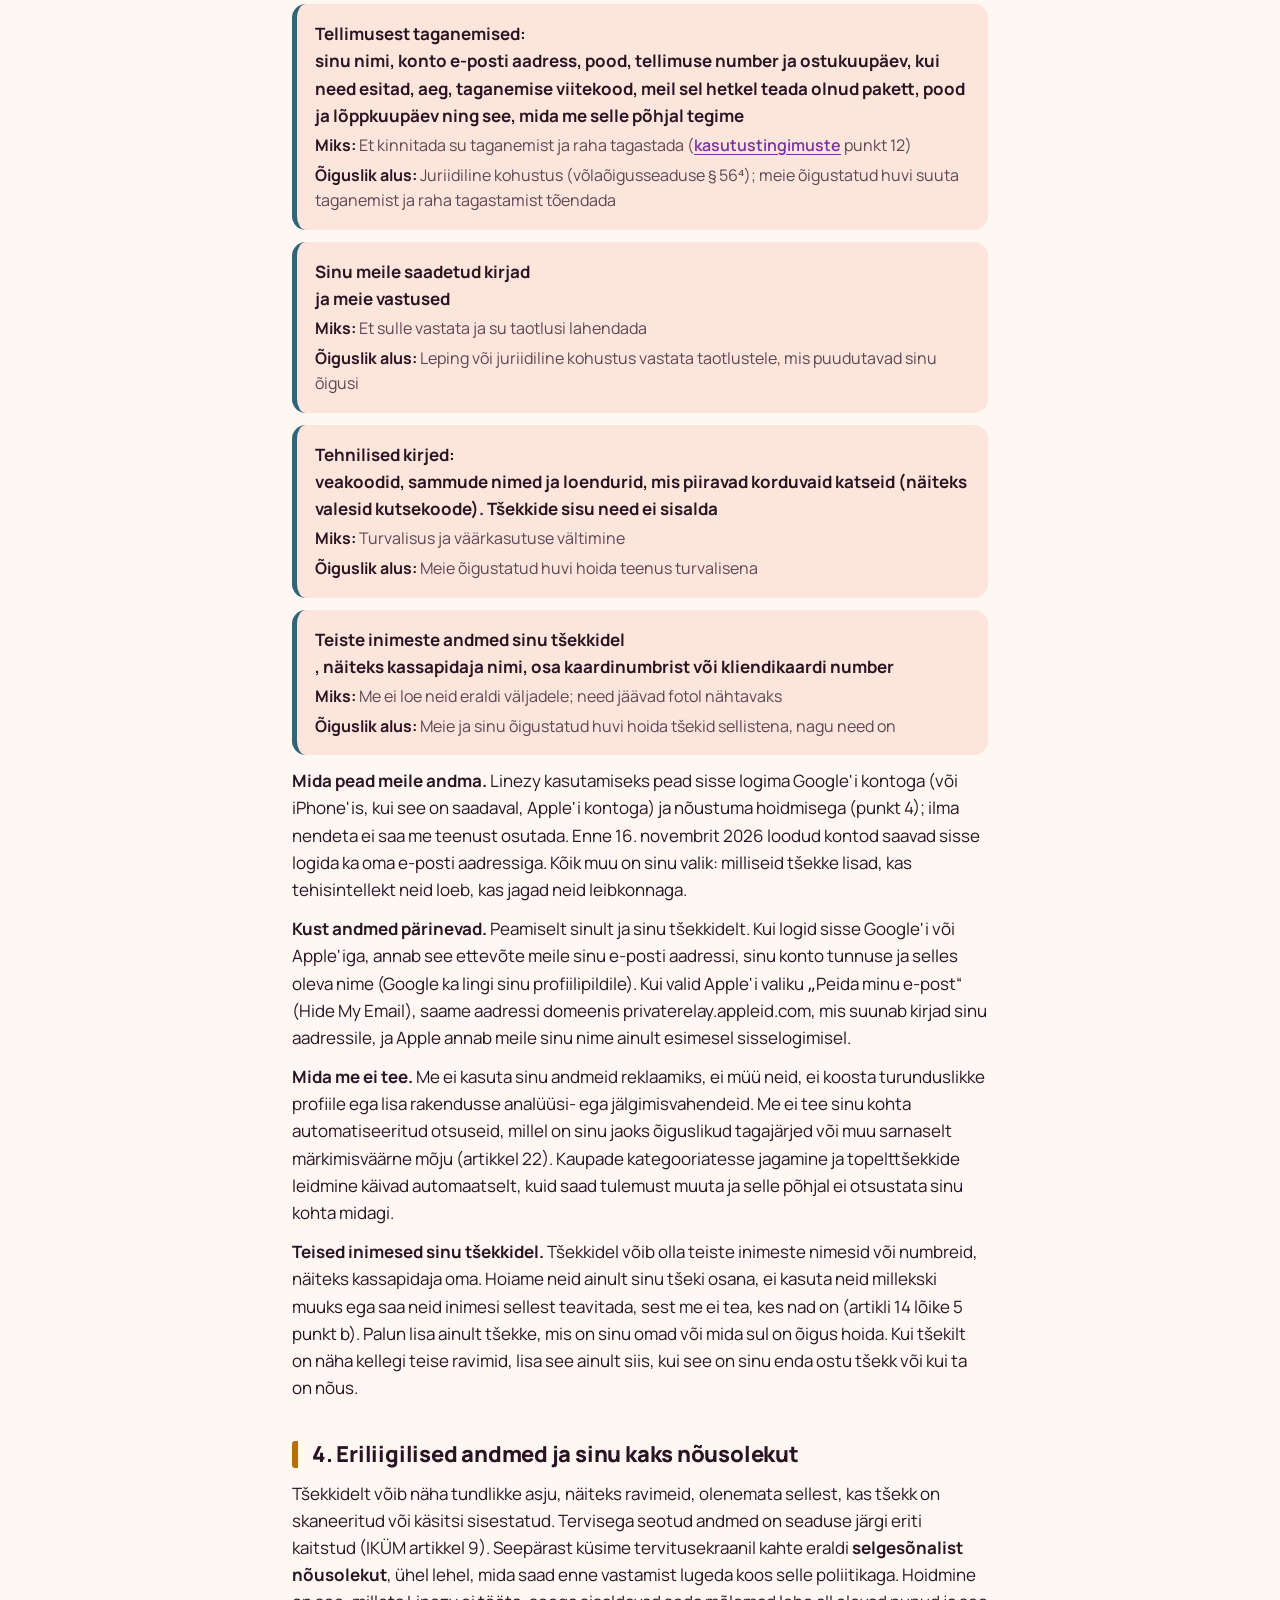
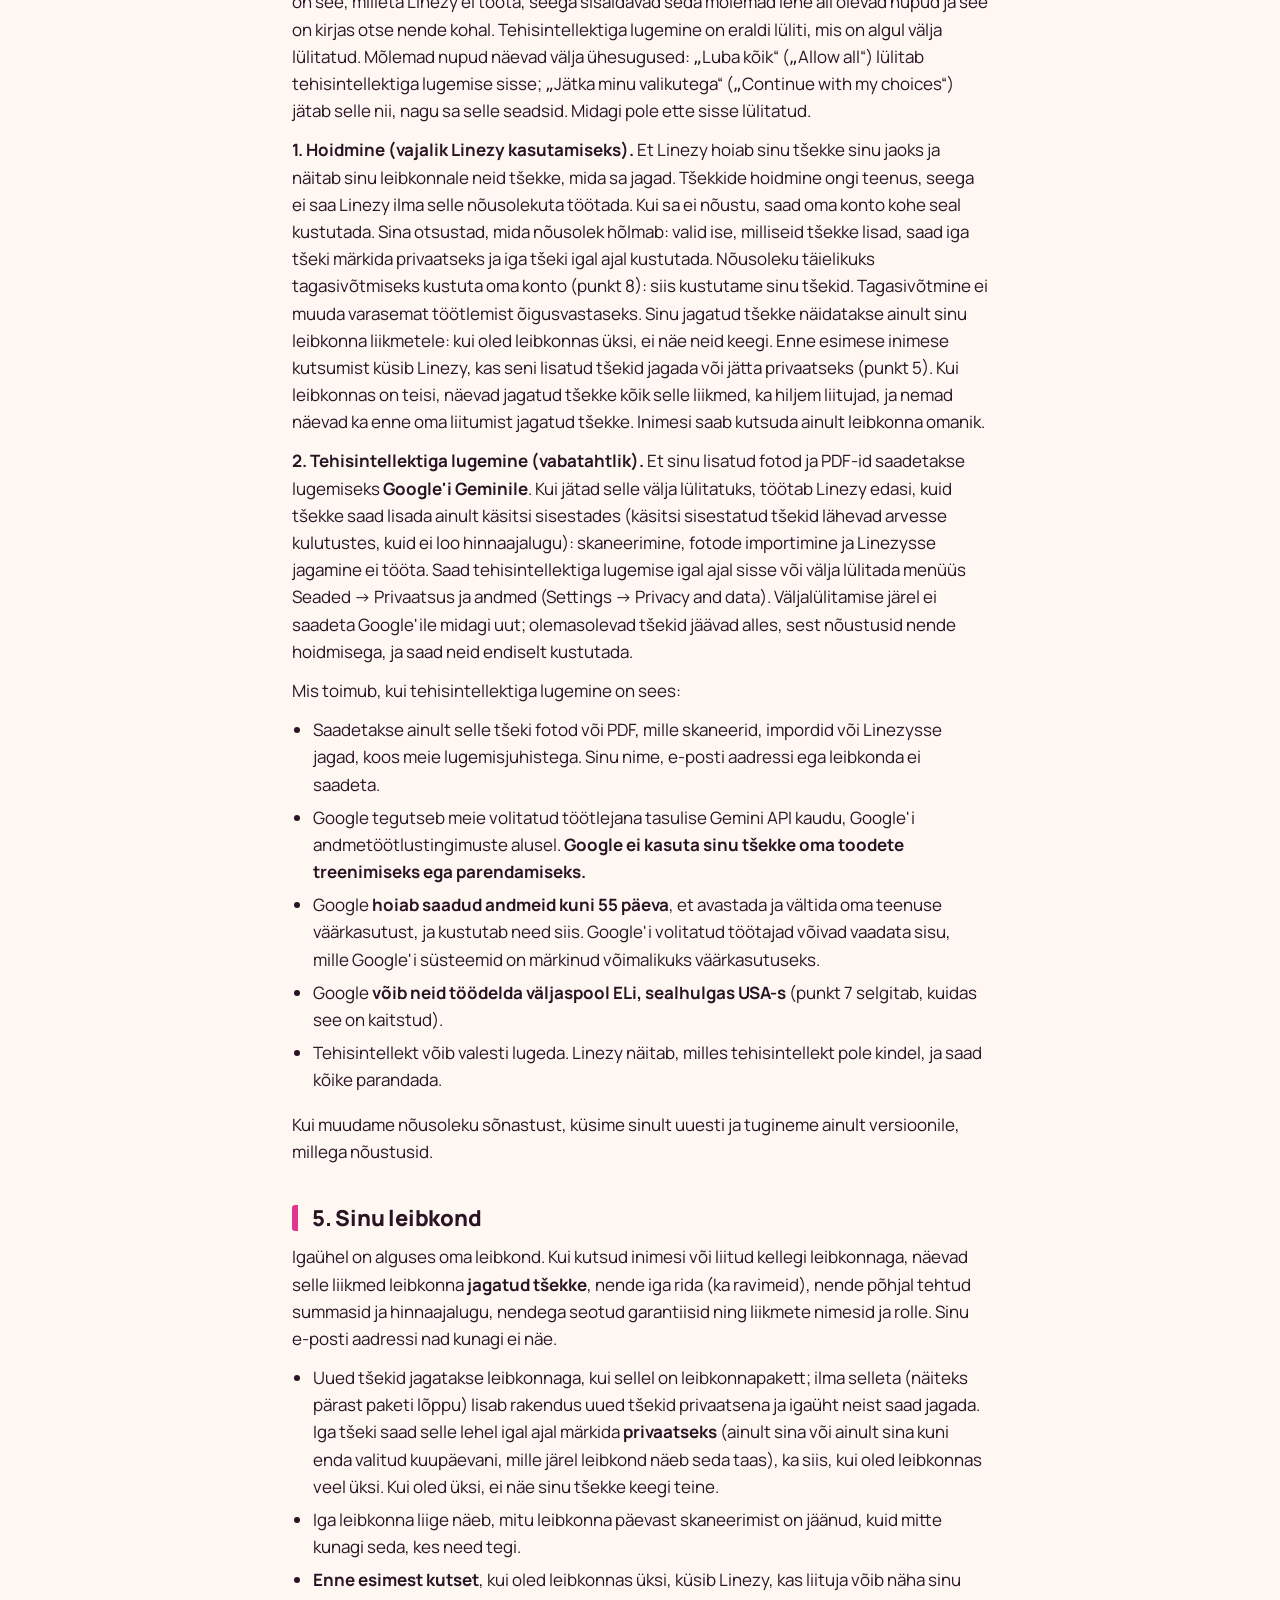
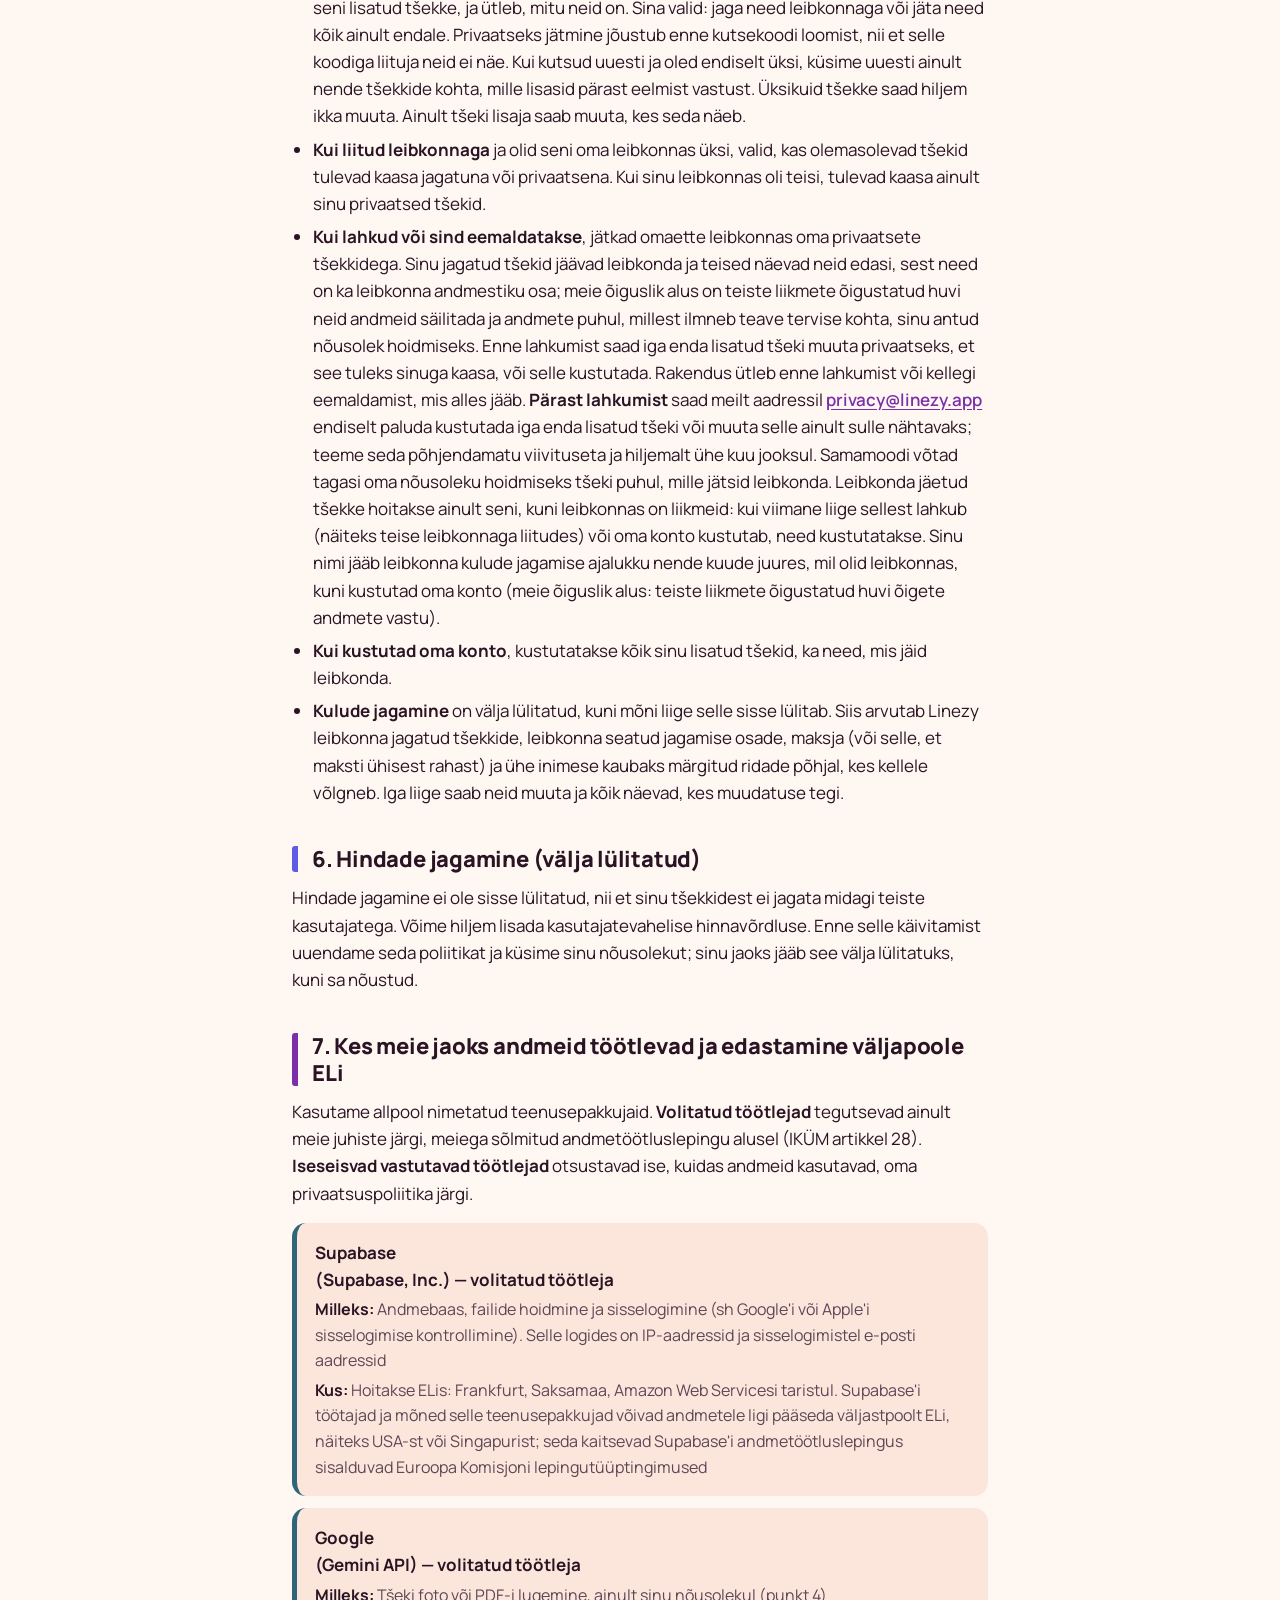
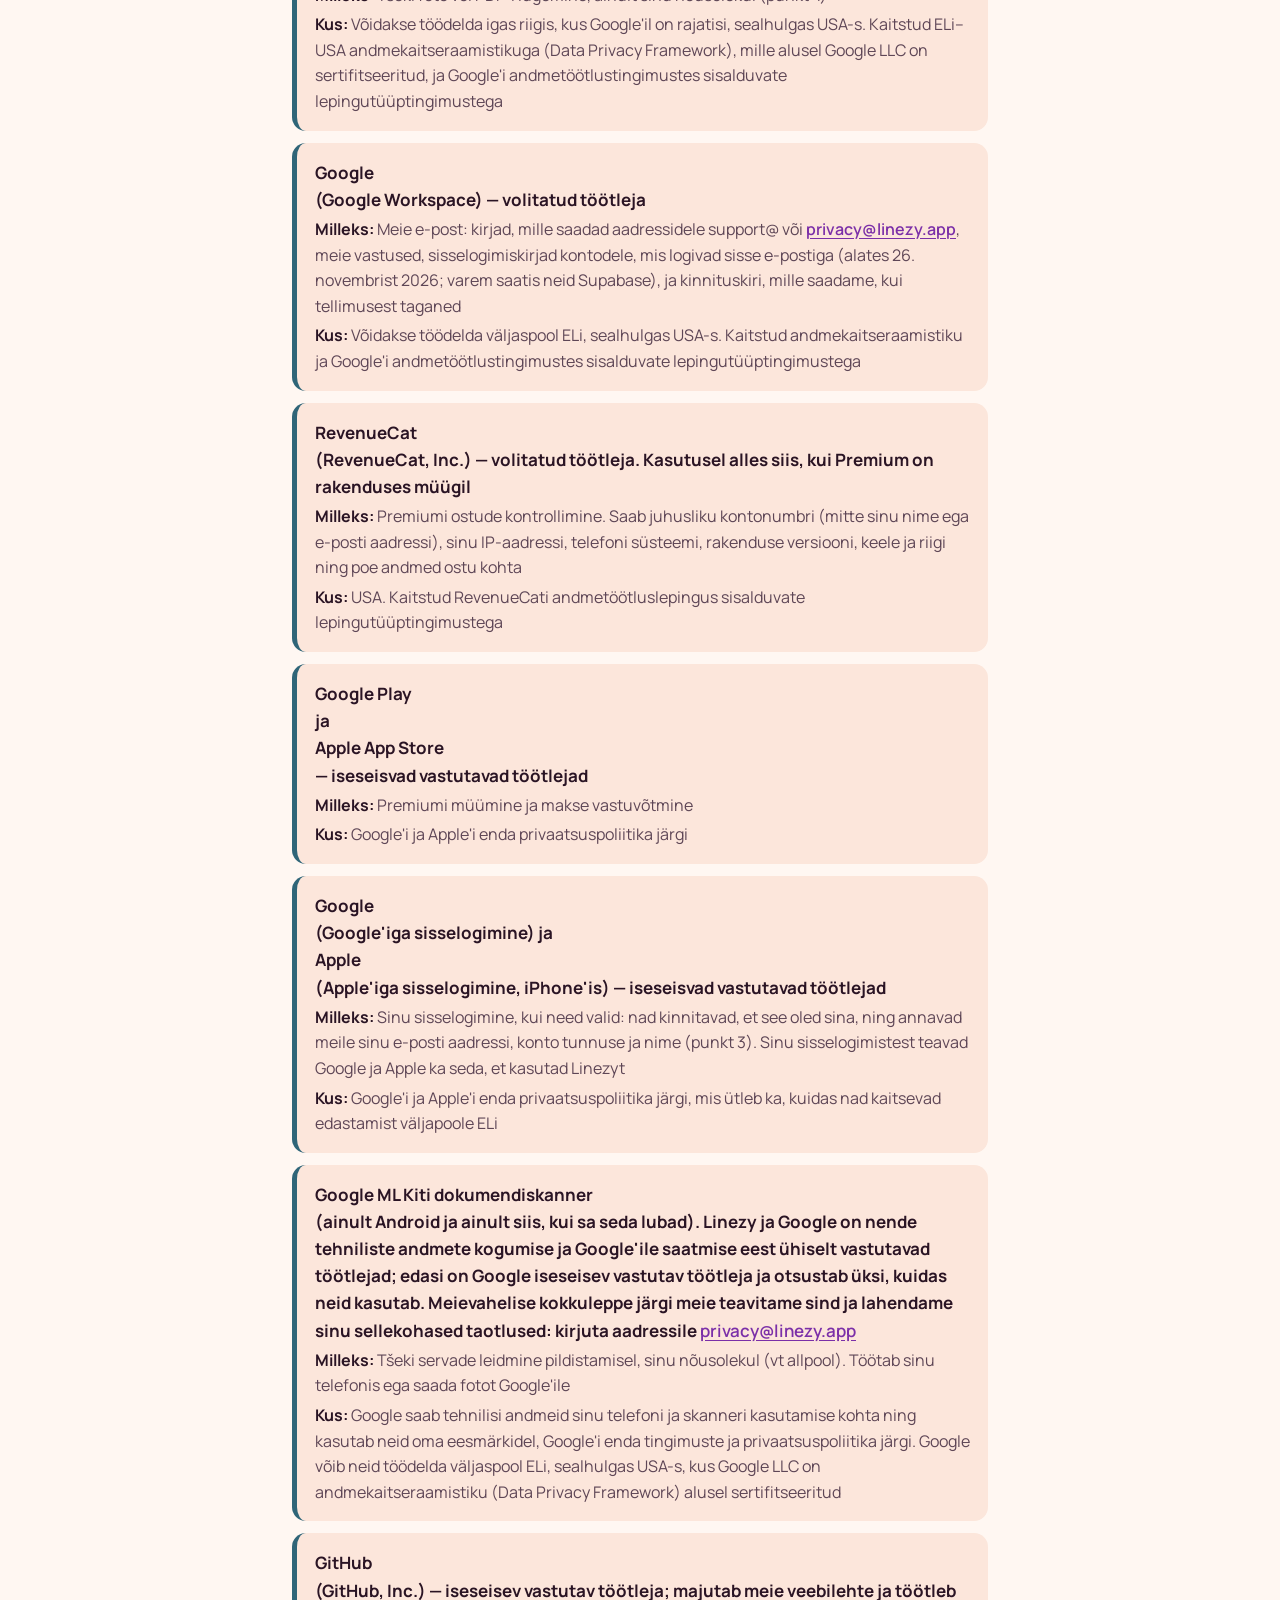
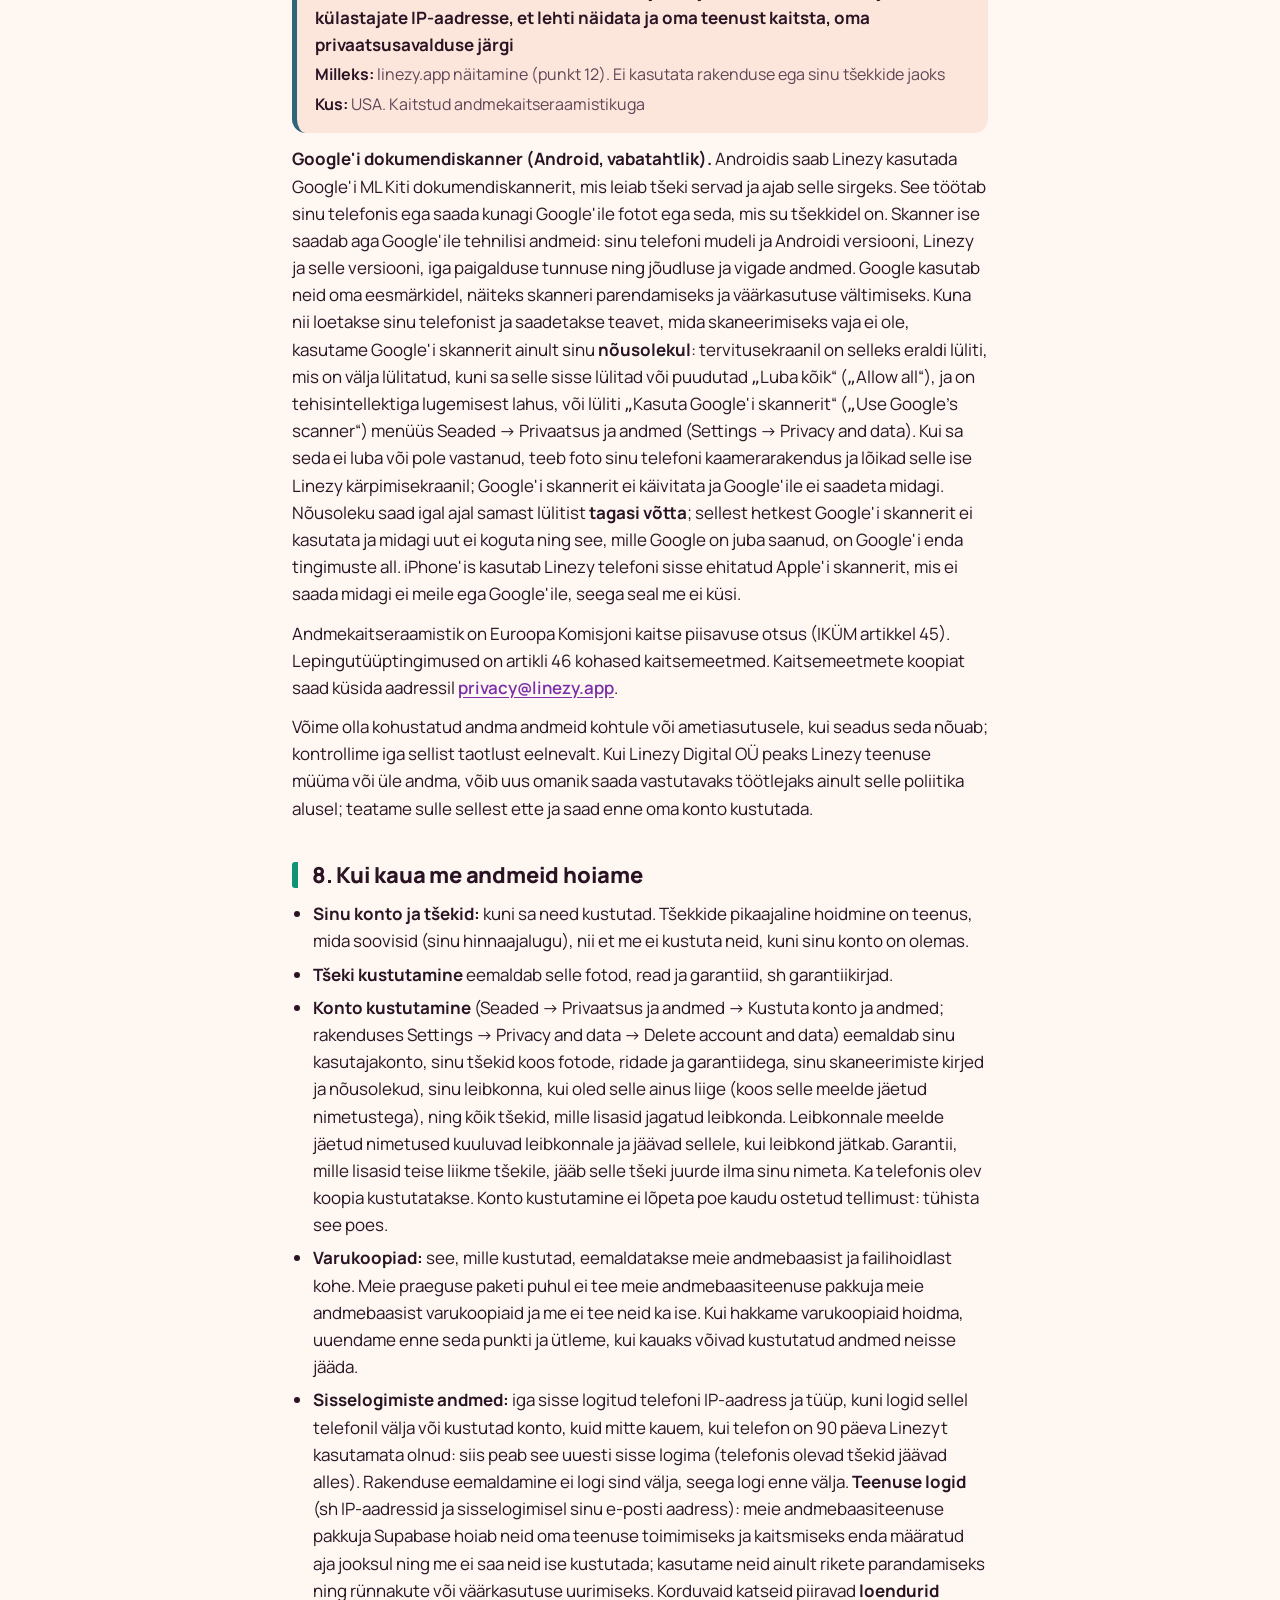
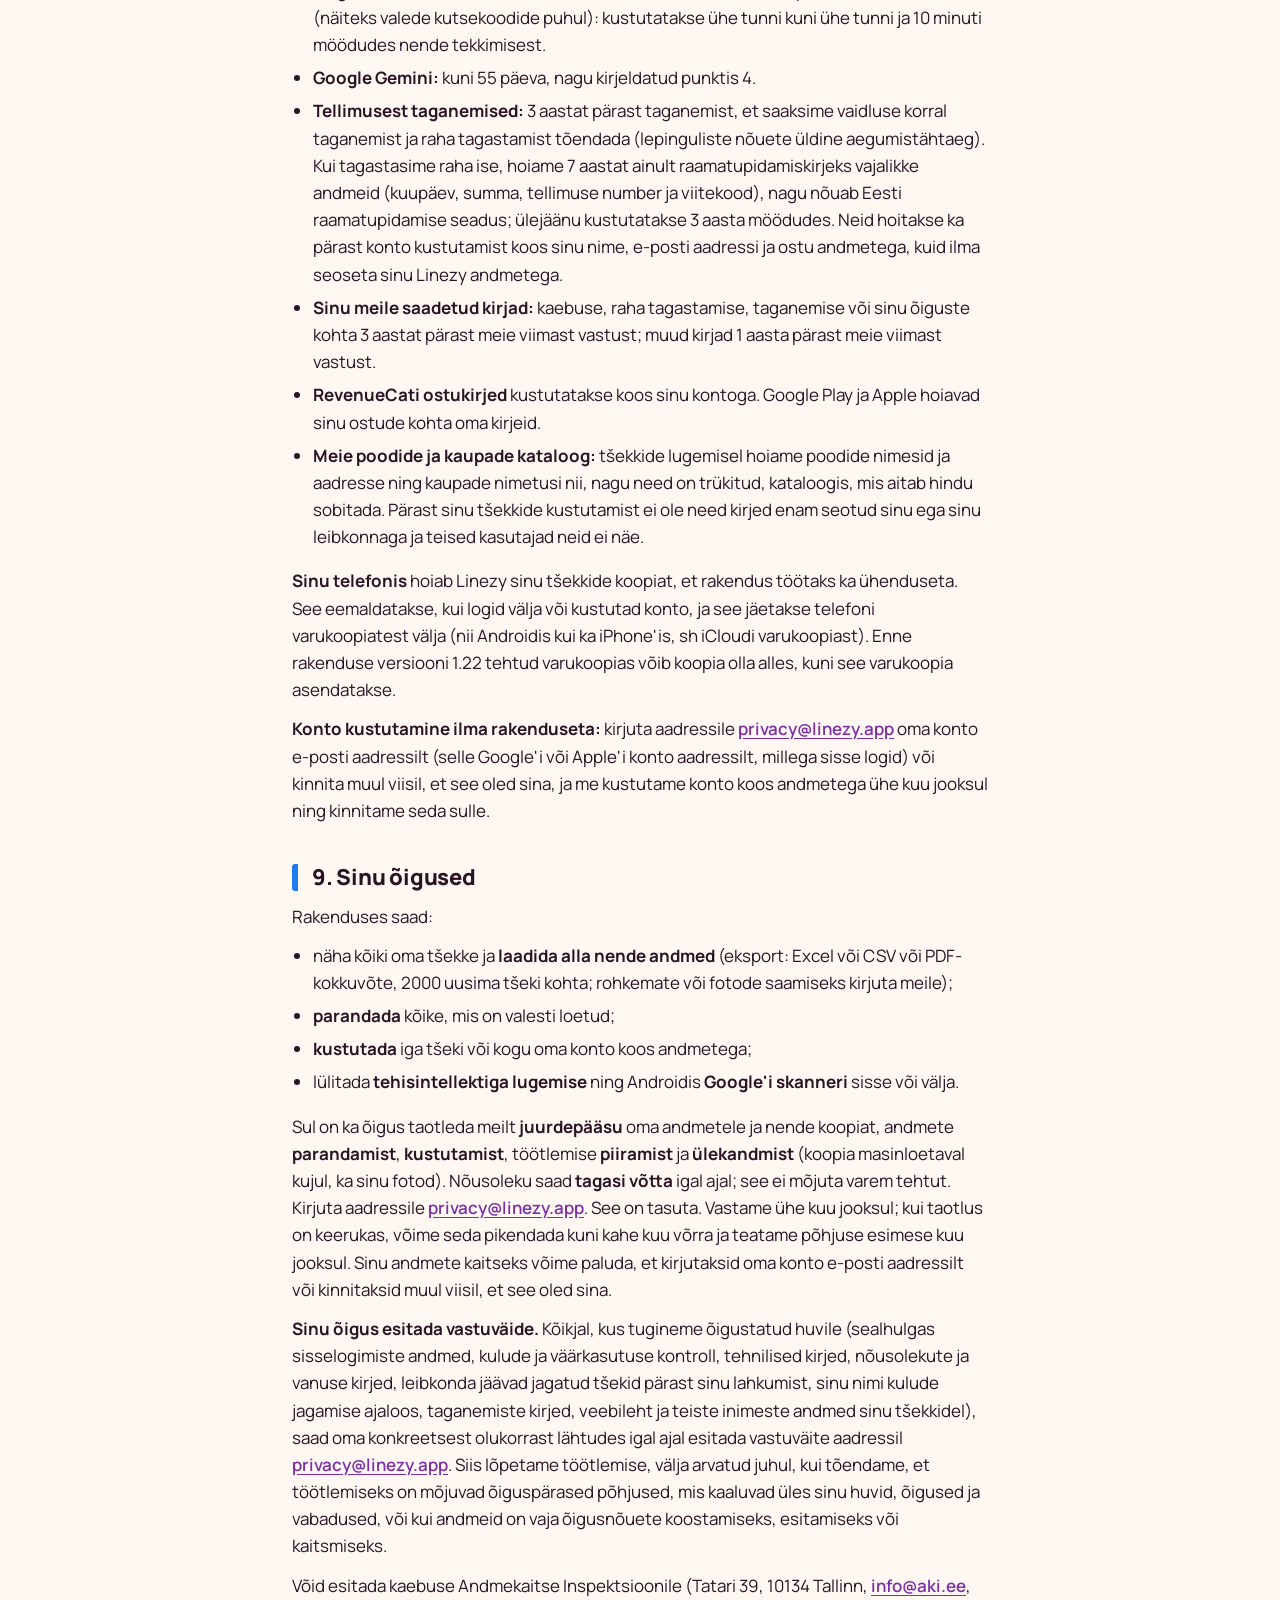
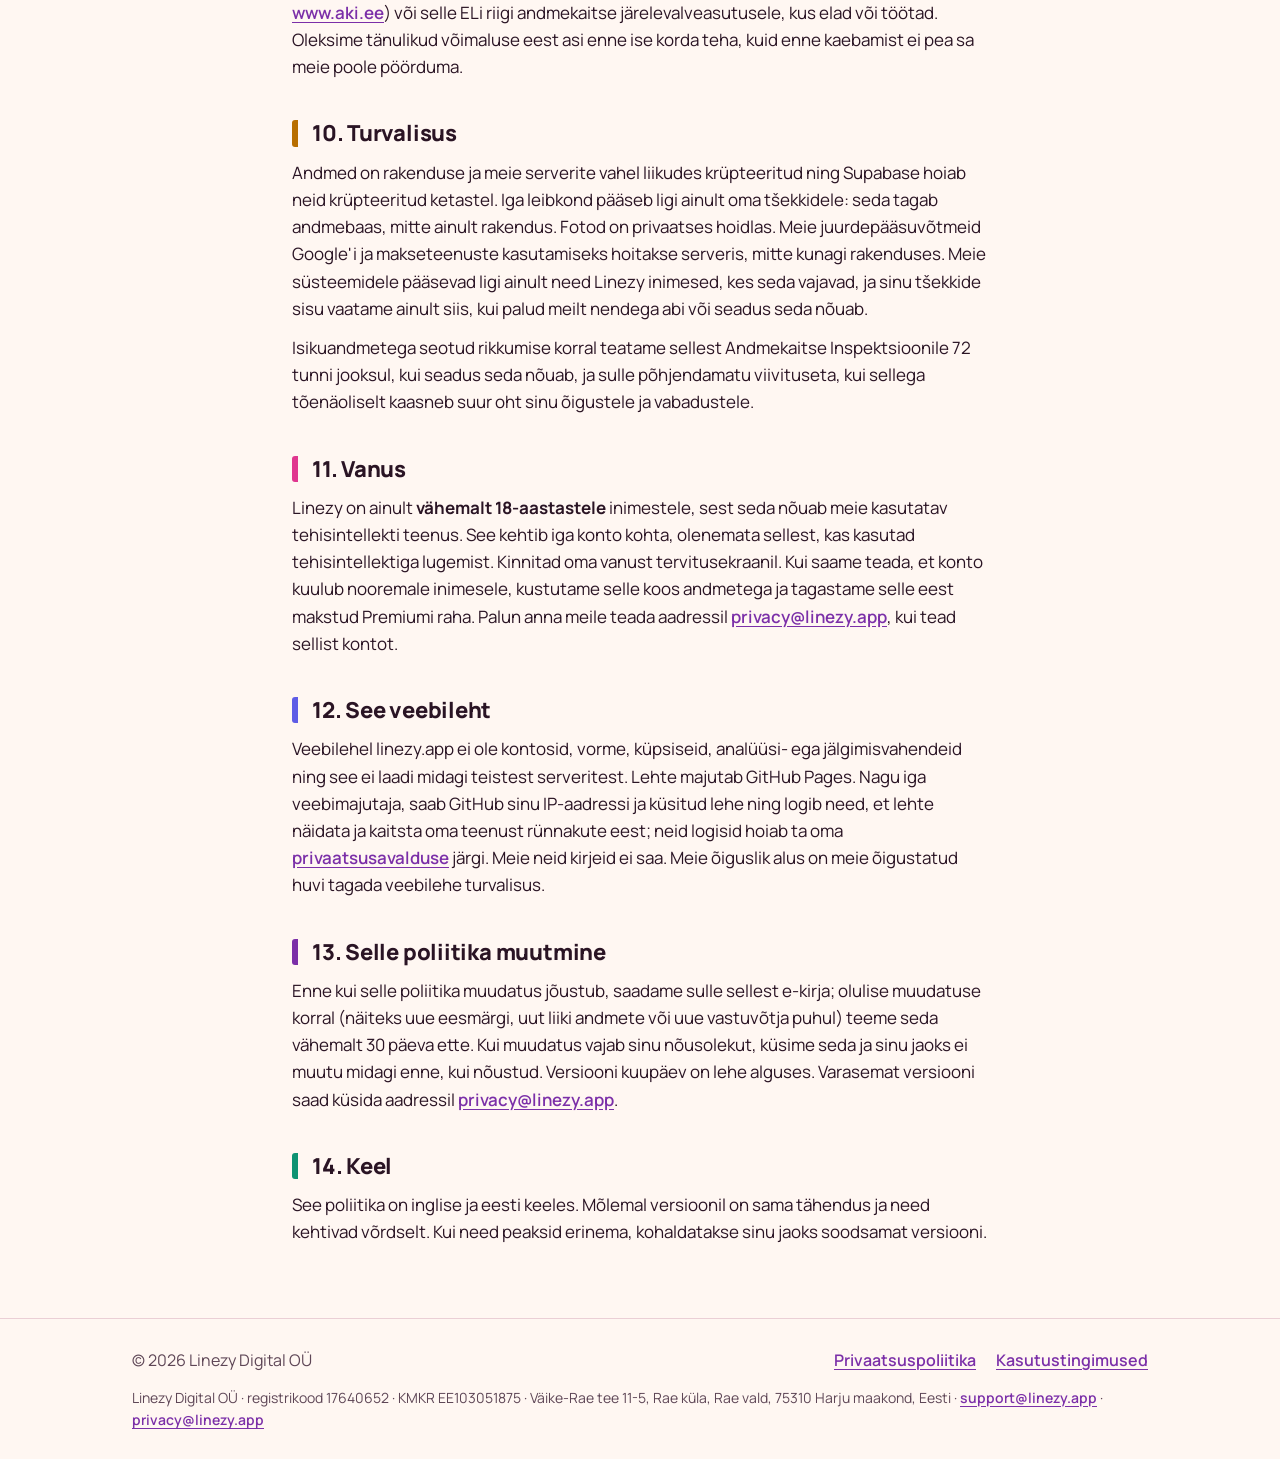
<file: privacy-et.html>
<!doctype html>
<html lang="et">
<head>
<meta charset="utf-8">
<meta name="viewport" content="width=device-width, initial-scale=1">
<meta http-equiv="Content-Security-Policy" content="default-src 'none'; script-src 'self'; style-src 'self'; font-src 'self'; img-src 'self'; base-uri 'none'; form-action 'none'">
<meta name="referrer" content="no-referrer">
<meta name="color-scheme" content="light dark">
<meta name="theme-color" content="#7B2FA8">
<title>Privaatsuspoliitika: Linezy</title>
<meta name="description" content="Kuidas Linezy sinu tšekke ja isikuandmeid käsitleb.">
<link rel="alternate" hreflang="en" href="privacy.html">
<link rel="icon" href="img/icon.svg" type="image/svg+xml">
<link rel="stylesheet" href="style.css?v=20261118">
<script src="lang.js?v=20261118" defer></script>
</head>
<body>
<a class="skip" href="#main">Edasi sisu juurde</a>
<header class="site-header on-hero">
  <div class="wrap">
    <a class="brand" href="./"><img src="img/icon.svg" alt="" width="36" height="36">Linezy</a>
    <nav class="site-nav" aria-label="Peamenüü">
      <a href="privacy-et.html" aria-current="page">Privaatsus</a>
      <a href="terms-et.html">Tingimused</a>
      <details class="lang">
        <summary aria-label="Keel: eesti"><svg class="ic" viewBox="0 0 24 24" aria-hidden="true"><circle cx="12" cy="12" r="9"/><path d="M3 12h18M12 3c2.5 2.7 3.8 5.7 3.8 9s-1.3 6.3-3.8 9c-2.5-2.7-3.8-5.7-3.8-9S9.5 5.7 12 3z"/></svg><span>Eesti</span></summary>
        <ul>
          <li><a href="privacy.html" hreflang="en" lang="en">English</a></li>
          <li><a href="privacy-et.html" hreflang="et" lang="et" aria-current="true">Eesti</a></li>
        </ul>
      </details>
    </nav>
  </div>
</header>

<main id="main" class="doc">
  <h1>Linezy privaatsuspoliitika</h1>
  <p class="meta">27. novembri 2026. aasta versioon (asendab 26. novembri 2026. aasta versiooni; muutunud: telefonis olev koopia jäetakse nüüd välja ka iPhone'i varukoopiatest).</p>

  <nav class="toc" aria-labelledby="toc-h">
    <h2 id="toc-h">Sellel lehel</h2>
    <ol>
      <li><a href="#who">Kes me oleme</a></li>
      <li><a href="#short">Lühidalt</a></li>
      <li><a href="#store">Mida me hoiame, miks ja mis õiguslikul alusel</a></li>
      <li><a href="#consents">Eriliigilised andmed ja sinu kaks nõusolekut</a></li>
      <li><a href="#household">Sinu leibkond</a></li>
      <li><a href="#sharing">Hindade jagamine (välja lülitatud)</a></li>
      <li><a href="#processors">Kes meie jaoks andmeid töötlevad ja edastamine väljapoole ELi</a></li>
      <li><a href="#keep">Kui kaua me andmeid hoiame</a></li>
      <li><a href="#rights">Sinu õigused</a></li>
      <li><a href="#security">Turvalisus</a></li>
      <li><a href="#age">Vanus</a></li>
      <li><a href="#website">See veebileht</a></li>
      <li><a href="#changes">Selle poliitika muutmine</a></li>
      <li><a href="#language">Keel</a></li>
    </ol>
  </nav>

  <p>Selgitus: rakendus on praegu ingliskeelne, seepärast on menüüde ja nuppude nimed allpool sulgudes ka inglise keeles.</p>
  <h2 id="who">1. Kes me oleme</h2>
  <p>Sinu isikuandmete vastutav töötleja on <strong>Linezy Digital OÜ</strong>, registrikood 17640652, käibemaksukohustuslase number EE103051875, Väike-Rae tee 11-5, Rae küla, Rae vald, 75310 Harju maakond, Eesti („meie“).</p>
  <p>Küsimused andmete kohta ja taotlused oma õiguste kasutamiseks: <strong><a href="mailto:privacy@linezy.app">privacy@linezy.app</a></strong>. Muud küsimused: <a href="mailto:support@linezy.app">support@linezy.app</a>.</p>
  <p>Me ei ole määranud andmekaitseametnikku; vaatame selle üle, kui Linezy kasvab. Aadressile <a href="mailto:privacy@linezy.app">privacy@linezy.app</a> saadetud kirjad jõuavad Linezy inimesteni, kes vastutavad andmekaitse eest.</p>
  <h2 id="short">2. Lühidalt</h2>
  <ul>
    <li>Linezy muudab sinu poetšekid (fotod ja PDF-id) kaupade ja hindade loeteluks, et näeksid, kui palju kulutad ja kuidas hinnad muutuvad. Tšekke saab sisestada ka käsitsi.</li>
    <li>Sinu tšekke hoitakse Euroopa Liidus (Frankfurt, Saksamaa).</li>
    <li>Sisse logid oma Google'i kontoga või iPhone'is, kui see on saadaval, Apple'i kontoga; Google või Apple annab meile siis sinu nime ja e-posti aadressi (punkt 3). Enne 16. novembrit 2026 loodud kontod saavad sisse logida ka lingiga, mille e-postiga saadame.</li>
    <li>Tšekkide lugemine tehisintellektiga (Google Gemini) on <strong>vabatahtlik</strong> ja toimub ainult sinu selgesõnalisel nõusolekul. Ilma selleta saad tšekke ikkagi käsitsi sisestada.</li>
    <li>Me <strong>ei müü kunagi</strong> isikuandmeid. Linezys <strong>ei ole reklaame</strong> ega reklaami- või analüüsivahendeid ning Linezy <strong>ei ühendu pangakontodega</strong>. Google saab: tšekkide fotod ja PDF-id, mis saadetakse sinu nõusolekul tehisintellektiga lugemiseks; tehnilisi kasutusandmeid oma Androidi dokumendiskannerist, ainult kui sa seda lubad; meie e-kirjad sinuga, sh sisselogimiskirju ja kinnituskirja, mille saadame, kui tellimusest taganed (Google Workspace); ning kui ostad Premiumi Androidis (kui Premium on müügil), ostu andmed (Google Play). Vt punkt 7.</li>
    <li>Peale teenusepakkujate, kes töötlevad andmeid ainult meie jaoks (punkt 7), ei näe sinu tšekke keegi peale selle leibkonna liikmete, kellega neid jagad (punkt 5 ütleb, mis jääb alles pärast lahkumist).</li>
    <li>Rakenduses saad igal ajal alla laadida oma tšekkide andmed (Excel või CSV või PDF-kokkuvõte) ning kustutada oma konto koos andmetega. Fotode koopia saamiseks kirjuta aadressile <a href="mailto:privacy@linezy.app">privacy@linezy.app</a>.</li>
  </ul>
  <h2 id="store">3. Mida me hoiame, miks ja mis õiguslikul alusel</h2>
  <p>„Leping“ tähendab, et töötlemine on vajalik sinu soovitud teenuse osutamiseks (isikuandmete kaitse üldmääruse ehk IKÜM artikli 6 lõike 1 punkt b). „Õigustatud huvi“ tähendab artikli 6 lõike 1 punkti f: selgitame iga kord, mis huviga on tegu, ja sa võid esitada vastuväite (punkt 9). „Selgesõnaline nõusolek“ tähendab artikli 6 lõike 1 punkti a ja artikli 9 lõike 2 punkti a.</p>
  <ul class="rows">
    <li><strong><strong>Sinu konto:</strong> e-posti aadress; kui logid sisse Google'i või Apple'iga, ka selle konto tunnus, nimi, mille see meile annab, ning Google'ilt link sinu profiilipildile (hoiame seda, kuid ei näita ega kasuta); ning sisselogimiste andmed (aeg, IP-aadress ning rakenduse ja telefoni tüüp, mille telefon edastab)</strong>
      <span><b>Miks:</b> Et saaksid sisse logida (Google'i või Apple'iga või enne 16. novembrit 2026 loodud kontode puhul meie saadetud sisselogimiskirjaga), et hoida su konto turvalisena ja võtta sinuga ühendust sinu konto, selle privaatsuspoliitika ja meie kasutustingimuste asjus</span>
      <span><b>Õiguslik alus:</b> Leping; sisselogimiste andmete puhul meie õigustatud huvi hoida kontosid turvalisena</span></li>
    <li><strong><strong>Lisatud tšekid:</strong> fotod ja PDF-id (ühel tšekil võib olla mitu fotot) ning käsitsi sisestatud tšekid</strong>
      <span><b>Miks:</b> Sinu tšekkide nimekiri ja et saaksid originaali vaadata</span>
      <span><b>Õiguslik alus:</b> Leping. Kuna tšekkidelt võib ilmneda teave tervise kohta, küsime nende hoidmiseks ka sinu selgesõnalist nõusolekut (punkt 4)</span></li>
    <li><strong><strong>Loetud või sisestatud andmed:</strong> poe nimi ja aadress, linn, kuupäev ja kellaaeg, kaubad, kogused, hinnad, allahindlused, kasutatud boonusraha, summad, käibemaks, makseviis (näiteks kaart või sularaha), kategooriad, arvete maksetähtajad, kui kindel lugemine oli, ja sinu parandused</strong>
      <span><b>Miks:</b> Sinu tšekid, kulutused, hinnaajalugu, säästud, ülevaated ja eksport</span>
      <span><b>Õiguslik alus:</b> Leping. Kuna tšekkidelt võib ilmneda teave tervise kohta, küsime nende hoidmiseks ka sinu selgesõnalist nõusolekut (punkt 4)</span></li>
    <li><strong><strong>Tehisintellektiga lugemine</strong> (vabatahtlik): selle tšeki fotod või PDF, mille skaneerid, impordid või Linezysse jagad, saadetuna Google Geminile</strong>
      <span><b>Miks:</b> Tšeki lugemine (punkt 4)</span>
      <span><b>Õiguslik alus:</b> Selgesõnaline nõusolek</span></li>
    <li><strong><strong>Google'i dokumendiskanner</strong> (vabatahtlik, ainult Android): tehnilised andmed sinu telefoni ja skanneri kasutamise kohta, mille skanner ise Google'ile saadab</strong>
      <span><b>Miks:</b> Tšeki servade leidmine pildistamisel (punkt 7)</span>
      <span><b>Õiguslik alus:</b> Nõusolek (artikli 6 lõike 1 punkt a; selle teabe lugemiseks sinu telefonist elektroonilise side seaduse § 102¹, mis rakendab e-privaatsuse direktiivi)</span></li>
    <li><strong><strong>Sinu parandatud nimetused</strong>, mis leibkonnale meelde jäetakse</strong>
      <span><b>Miks:</b> Et sama poe järgmisel tšekil oleks kaubal sinu antud nimi</span>
      <span><b>Õiguslik alus:</b> Leping</span></li>
    <li><strong><strong>Garantiid:</strong> kaup, kuupäevad, sinu märkus ja garantiikirja foto, kui selle lisad</strong>
      <span><b>Miks:</b> Et hoida neid koos tšekiga. Meeldetuletused seatakse ainult sinu telefonis</span>
      <span><b>Õiguslik alus:</b> Leping</span></li>
    <li><strong><strong>Sinu leibkond:</strong> selle nimi, nimi, mida leibkonnale näitad (alguses sinu Google'i või Apple'i konto nimi, kui see selle annab; saad seda muuta), liikmete rollid ja liitumise kuupäevad, kutsekoodid (salvestatud ainult kujul, millest koodi tagasi lugeda ei saa) ja see, millised tšekid on privaatsed</strong>
      <span><b>Miks:</b> Tšekkide jagamine leibkonnas (punkt 5)</span>
      <span><b>Õiguslik alus:</b> Leping</span></li>
    <li><strong><strong>Kulude jagamine</strong>, kui mõni liige selle sisse lülitab: jagamise osad, kes maksis, ühe inimese kaubaks märgitud read</strong>
      <span><b>Miks:</b> Et arvutada, kes kellele võlgneb (punkt 5)</span>
      <span><b>Õiguslik alus:</b> Leping</span></li>
    <li><strong><strong>Sinu skaneerimised:</strong> mitu oled sel kuul ja täna kasutanud, kas lugemine õnnestus ja mis see meile maksma läks</strong>
      <span><b>Miks:</b> Tasuta skaneerimised, päevane skaneerimispiirang ning kulude ja väärkasutuse kontroll</span>
      <span><b>Õiguslik alus:</b> Piirangute puhul leping; meie õigustatud huvi kontrollida kulusid ja vältida väärkasutust</span></li>
    <li><strong><strong>Sinu pakett:</strong> tasuta, Premium või leibkonnapakett, selle lõppkuupäev ja pood, kust see osteti</strong>
      <span><b>Miks:</b> Premiumi ja leibkonnapaketi võimalused</span>
      <span><b>Õiguslik alus:</b> Leping</span></li>
    <li><strong><strong>Sinu nõusolekud:</strong> nõusolek hoidmiseks ning vastused tehisintellektiga lugemise ja Androidis Google'i skanneri kohta, igaüks koos aja ja sinu nähtud sõnastuse versiooniga</strong>
      <span><b>Miks:</b> Et austada sinu valikuid ja suuta neid tõendada</span>
      <span><b>Õiguslik alus:</b> Meie õigustatud huvi suuta tõendada, et andsid nõusoleku, nagu seadus meilt ootab (artikli 6 lõike 1 punkt f ja artikli 7 lõige 1)</span></li>
    <li><strong><strong>Sinu vanuse kinnitus:</strong> et kinnitasid, et oled vähemalt 18-aastane, ja millal</strong>
      <span><b>Miks:</b> Et näidata, et Linezyt kasutavad ainult täisealised</span>
      <span><b>Õiguslik alus:</b> Meie õigustatud huvi suuta näidata, et järgime vanuse alammäära</span></li>
    <li><strong><strong>Tellimusest taganemised:</strong> sinu nimi, konto e-posti aadress, pood, tellimuse number ja ostukuupäev, kui need esitad, aeg, taganemise viitekood, meil sel hetkel teada olnud pakett, pood ja lõppkuupäev ning see, mida me selle põhjal tegime</strong>
      <span><b>Miks:</b> Et kinnitada su taganemist ja raha tagastada (<a href="terms-et.html">kasutustingimuste</a> punkt 12)</span>
      <span><b>Õiguslik alus:</b> Juriidiline kohustus (võlaõigusseaduse § 56⁴); meie õigustatud huvi suuta taganemist ja raha tagastamist tõendada</span></li>
    <li><strong><strong>Sinu meile saadetud kirjad</strong> ja meie vastused</strong>
      <span><b>Miks:</b> Et sulle vastata ja su taotlusi lahendada</span>
      <span><b>Õiguslik alus:</b> Leping või juriidiline kohustus vastata taotlustele, mis puudutavad sinu õigusi</span></li>
    <li><strong><strong>Tehnilised kirjed:</strong> veakoodid, sammude nimed ja loendurid, mis piiravad korduvaid katseid (näiteks valesid kutsekoode). Tšekkide sisu need ei sisalda</strong>
      <span><b>Miks:</b> Turvalisus ja väärkasutuse vältimine</span>
      <span><b>Õiguslik alus:</b> Meie õigustatud huvi hoida teenus turvalisena</span></li>
    <li><strong><strong>Teiste inimeste andmed sinu tšekkidel</strong>, näiteks kassapidaja nimi, osa kaardinumbrist või kliendikaardi number</strong>
      <span><b>Miks:</b> Me ei loe neid eraldi väljadele; need jäävad fotol nähtavaks</span>
      <span><b>Õiguslik alus:</b> Meie ja sinu õigustatud huvi hoida tšekid sellistena, nagu need on</span></li>
  </ul>
  <p><strong>Mida pead meile andma.</strong> Linezy kasutamiseks pead sisse logima Google'i kontoga (või iPhone'is, kui see on saadaval, Apple'i kontoga) ja nõustuma hoidmisega (punkt 4); ilma nendeta ei saa me teenust osutada. Enne 16. novembrit 2026 loodud kontod saavad sisse logida ka oma e-posti aadressiga. Kõik muu on sinu valik: milliseid tšekke lisad, kas tehisintellekt neid loeb, kas jagad neid leibkonnaga.</p>
  <p><strong>Kust andmed pärinevad.</strong> Peamiselt sinult ja sinu tšekkidelt. Kui logid sisse Google'i või Apple'iga, annab see ettevõte meile sinu e-posti aadressi, sinu konto tunnuse ja selles oleva nime (Google ka lingi sinu profiilipildile). Kui valid Apple'i valiku „Peida minu e-post“ (Hide My Email), saame aadressi domeenis privaterelay.appleid.com, mis suunab kirjad sinu aadressile, ja Apple annab meile sinu nime ainult esimesel sisselogimisel.</p>
  <p><strong>Mida me ei tee.</strong> Me ei kasuta sinu andmeid reklaamiks, ei müü neid, ei koosta turunduslikke profiile ega lisa rakendusse analüüsi- ega jälgimisvahendeid. Me ei tee sinu kohta automatiseeritud otsuseid, millel on sinu jaoks õiguslikud tagajärjed või muu sarnaselt märkimisväärne mõju (artikkel 22). Kaupade kategooriatesse jagamine ja topelttšekkide leidmine käivad automaatselt, kuid saad tulemust muuta ja selle põhjal ei otsustata sinu kohta midagi.</p>
  <p><strong>Teised inimesed sinu tšekkidel.</strong> Tšekkidel võib olla teiste inimeste nimesid või numbreid, näiteks kassapidaja oma. Hoiame neid ainult sinu tšeki osana, ei kasuta neid millekski muuks ega saa neid inimesi sellest teavitada, sest me ei tea, kes nad on (artikli 14 lõike 5 punkt b). Palun lisa ainult tšekke, mis on sinu omad või mida sul on õigus hoida. Kui tšekilt on näha kellegi teise ravimid, lisa see ainult siis, kui see on sinu enda ostu tšekk või kui ta on nõus.</p>
  <h2 id="consents">4. Eriliigilised andmed ja sinu kaks nõusolekut</h2>
  <p>Tšekkidelt võib näha tundlikke asju, näiteks ravimeid, olenemata sellest, kas tšekk on skaneeritud või käsitsi sisestatud. Tervisega seotud andmed on seaduse järgi eriti kaitstud (IKÜM artikkel 9). Seepärast küsime tervitusekraanil kahte eraldi <strong>selgesõnalist nõusolekut</strong>, ühel lehel, mida saad enne vastamist lugeda koos selle poliitikaga. Hoidmine on see, milleta Linezy ei tööta, seega sisaldavad seda mõlemad lehe all olevad nupud ja see on kirjas otse nende kohal. Tehisintellektiga lugemine on eraldi lüliti, mis on algul välja lülitatud. Mõlemad nupud näevad välja ühesugused: „Luba kõik“ („Allow all“) lülitab tehisintellektiga lugemise sisse; „Jätka minu valikutega“ („Continue with my choices“) jätab selle nii, nagu sa selle seadsid. Midagi pole ette sisse lülitatud.</p>
  <p><strong>1. Hoidmine (vajalik Linezy kasutamiseks).</strong> Et Linezy hoiab sinu tšekke sinu jaoks ja näitab sinu leibkonnale neid tšekke, mida sa jagad. Tšekkide hoidmine ongi teenus, seega ei saa Linezy ilma selle nõusolekuta töötada. Kui sa ei nõustu, saad oma konto kohe seal kustutada. Sina otsustad, mida nõusolek hõlmab: valid ise, milliseid tšekke lisad, saad iga tšeki märkida privaatseks ja iga tšeki igal ajal kustutada. Nõusoleku täielikuks tagasivõtmiseks kustuta oma konto (punkt 8): siis kustutame sinu tšekid. Tagasivõtmine ei muuda varasemat töötlemist õigusvastaseks. Sinu jagatud tšekke näidatakse ainult sinu leibkonna liikmetele: kui oled leibkonnas üksi, ei näe neid keegi. Enne esimese inimese kutsumist küsib Linezy, kas seni lisatud tšekid jagada või jätta privaatseks (punkt 5). Kui leibkonnas on teisi, näevad jagatud tšekke kõik selle liikmed, ka hiljem liitujad, ja nemad näevad ka enne oma liitumist jagatud tšekke. Inimesi saab kutsuda ainult leibkonna omanik.</p>
  <p><strong>2. Tehisintellektiga lugemine (vabatahtlik).</strong> Et sinu lisatud fotod ja PDF-id saadetakse lugemiseks <strong>Google'i Geminile</strong>. Kui jätad selle välja lülitatuks, töötab Linezy edasi, kuid tšekke saad lisada ainult käsitsi sisestades (käsitsi sisestatud tšekid lähevad arvesse kulutustes, kuid ei loo hinnaajalugu): skaneerimine, fotode importimine ja Linezysse jagamine ei tööta. Saad tehisintellektiga lugemise igal ajal sisse või välja lülitada menüüs Seaded → Privaatsus ja andmed (Settings → Privacy and data). Väljalülitamise järel ei saadeta Google'ile midagi uut; olemasolevad tšekid jäävad alles, sest nõustusid nende hoidmisega, ja saad neid endiselt kustutada.</p>
  <p>Mis toimub, kui tehisintellektiga lugemine on sees:</p>
  <ul>
    <li>Saadetakse ainult selle tšeki fotod või PDF, mille skaneerid, impordid või Linezysse jagad, koos meie lugemisjuhistega. Sinu nime, e-posti aadressi ega leibkonda ei saadeta.</li>
    <li>Google tegutseb meie volitatud töötlejana tasulise Gemini API kaudu, Google'i andmetöötlustingimuste alusel. <strong>Google ei kasuta sinu tšekke oma toodete treenimiseks ega parendamiseks.</strong></li>
    <li>Google <strong>hoiab saadud andmeid kuni 55 päeva</strong>, et avastada ja vältida oma teenuse väärkasutust, ja kustutab need siis. Google'i volitatud töötajad võivad vaadata sisu, mille Google'i süsteemid on märkinud võimalikuks väärkasutuseks.</li>
    <li>Google <strong>võib neid töödelda väljaspool ELi, sealhulgas USA-s</strong> (punkt 7 selgitab, kuidas see on kaitstud).</li>
    <li>Tehisintellekt võib valesti lugeda. Linezy näitab, milles tehisintellekt pole kindel, ja saad kõike parandada.</li>
  </ul>
  <p>Kui muudame nõusoleku sõnastust, küsime sinult uuesti ja tugineme ainult versioonile, millega nõustusid.</p>
  <h2 id="household">5. Sinu leibkond</h2>
  <p>Igaühel on alguses oma leibkond. Kui kutsud inimesi või liitud kellegi leibkonnaga, näevad selle liikmed leibkonna <strong>jagatud tšekke</strong>, nende iga rida (ka ravimeid), nende põhjal tehtud summasid ja hinnaajalugu, nendega seotud garantiisid ning liikmete nimesid ja rolle. Sinu e-posti aadressi nad kunagi ei näe.</p>
  <ul>
    <li>Uued tšekid jagatakse leibkonnaga, kui sellel on leibkonnapakett; ilma selleta (näiteks pärast paketi lõppu) lisab rakendus uued tšekid privaatsena ja igaüht neist saad jagada. Iga tšeki saad selle lehel igal ajal märkida <strong>privaatseks</strong> (ainult sina või ainult sina kuni enda valitud kuupäevani, mille järel leibkond näeb seda taas), ka siis, kui oled leibkonnas veel üksi. Kui oled üksi, ei näe sinu tšekke keegi teine.</li>
    <li>Iga leibkonna liige näeb, mitu leibkonna päevast skaneerimist on jäänud, kuid mitte kunagi seda, kes need tegi.</li>
    <li><strong>Enne esimest kutset</strong>, kui oled leibkonnas üksi, küsib Linezy, kas liituja võib näha sinu seni lisatud tšekke, ja ütleb, mitu neid on. Sina valid: jaga need leibkonnaga või jäta need kõik ainult endale. Privaatseks jätmine jõustub enne kutsekoodi loomist, nii et selle koodiga liituja neid ei näe. Kui kutsud uuesti ja oled endiselt üksi, küsime uuesti ainult nende tšekkide kohta, mille lisasid pärast eelmist vastust. Üksikuid tšekke saad hiljem ikka muuta. Ainult tšeki lisaja saab muuta, kes seda näeb.</li>
    <li><strong>Kui liitud leibkonnaga</strong> ja olid seni oma leibkonnas üksi, valid, kas olemasolevad tšekid tulevad kaasa jagatuna või privaatsena. Kui sinu leibkonnas oli teisi, tulevad kaasa ainult sinu privaatsed tšekid.</li>
    <li><strong>Kui lahkud või sind eemaldatakse</strong>, jätkad omaette leibkonnas oma privaatsete tšekkidega. Sinu jagatud tšekid jäävad leibkonda ja teised näevad neid edasi, sest need on ka leibkonna andmestiku osa; meie õiguslik alus on teiste liikmete õigustatud huvi neid andmeid säilitada ja andmete puhul, millest ilmneb teave tervise kohta, sinu antud nõusolek hoidmiseks. Enne lahkumist saad iga enda lisatud tšeki muuta privaatseks, et see tuleks sinuga kaasa, või selle kustutada. Rakendus ütleb enne lahkumist või kellegi eemaldamist, mis alles jääb. <strong>Pärast lahkumist</strong> saad meilt aadressil <a href="mailto:privacy@linezy.app">privacy@linezy.app</a> endiselt paluda kustutada iga enda lisatud tšeki või muuta selle ainult sulle nähtavaks; teeme seda põhjendamatu viivituseta ja hiljemalt ühe kuu jooksul. Samamoodi võtad tagasi oma nõusoleku hoidmiseks tšeki puhul, mille jätsid leibkonda. Leibkonda jäetud tšekke hoitakse ainult seni, kuni leibkonnas on liikmeid: kui viimane liige sellest lahkub (näiteks teise leibkonnaga liitudes) või oma konto kustutab, need kustutatakse. Sinu nimi jääb leibkonna kulude jagamise ajalukku nende kuude juures, mil olid leibkonnas, kuni kustutad oma konto (meie õiguslik alus: teiste liikmete õigustatud huvi õigete andmete vastu).</li>
    <li><strong>Kui kustutad oma konto</strong>, kustutatakse kõik sinu lisatud tšekid, ka need, mis jäid leibkonda.</li>
    <li><strong>Kulude jagamine</strong> on välja lülitatud, kuni mõni liige selle sisse lülitab. Siis arvutab Linezy leibkonna jagatud tšekkide, leibkonna seatud jagamise osade, maksja (või selle, et maksti ühisest rahast) ja ühe inimese kaubaks märgitud ridade põhjal, kes kellele võlgneb. Iga liige saab neid muuta ja kõik näevad, kes muudatuse tegi.</li>
  </ul>
  <h2 id="sharing">6. Hindade jagamine (välja lülitatud)</h2>
  <p>Hindade jagamine ei ole sisse lülitatud, nii et sinu tšekkidest ei jagata midagi teiste kasutajatega. Võime hiljem lisada kasutajatevahelise hinnavõrdluse. Enne selle käivitamist uuendame seda poliitikat ja küsime sinu nõusolekut; sinu jaoks jääb see välja lülitatuks, kuni sa nõustud.</p>
  <h2 id="processors">7. Kes meie jaoks andmeid töötlevad ja edastamine väljapoole ELi</h2>
  <p>Kasutame allpool nimetatud teenusepakkujaid. <strong>Volitatud töötlejad</strong> tegutsevad ainult meie juhiste järgi, meiega sõlmitud andmetöötluslepingu alusel (IKÜM artikkel 28). <strong>Iseseisvad vastutavad töötlejad</strong> otsustavad ise, kuidas andmeid kasutavad, oma privaatsuspoliitika järgi.</p>
  <ul class="rows">
    <li><strong><strong>Supabase</strong> (Supabase, Inc.) — volitatud töötleja</strong>
      <span><b>Milleks:</b> Andmebaas, failide hoidmine ja sisselogimine (sh Google'i või Apple'i sisselogimise kontrollimine). Selle logides on IP-aadressid ja sisselogimistel e-posti aadressid</span>
      <span><b>Kus:</b> Hoitakse ELis: Frankfurt, Saksamaa, Amazon Web Servicesi taristul. Supabase'i töötajad ja mõned selle teenusepakkujad võivad andmetele ligi pääseda väljastpoolt ELi, näiteks USA-st või Singapurist; seda kaitsevad Supabase'i andmetöötluslepingus sisalduvad Euroopa Komisjoni lepingutüüptingimused</span></li>
    <li><strong><strong>Google</strong> (Gemini API) — volitatud töötleja</strong>
      <span><b>Milleks:</b> Tšeki foto või PDF-i lugemine, ainult sinu nõusolekul (punkt 4)</span>
      <span><b>Kus:</b> Võidakse töödelda igas riigis, kus Google'il on rajatisi, sealhulgas USA-s. Kaitstud ELi–USA andmekaitseraamistikuga (Data Privacy Framework), mille alusel Google LLC on sertifitseeritud, ja Google'i andmetöötlustingimustes sisalduvate lepingutüüptingimustega</span></li>
    <li><strong><strong>Google</strong> (Google Workspace) — volitatud töötleja</strong>
      <span><b>Milleks:</b> Meie e-post: kirjad, mille saadad aadressidele support@ või <a href="mailto:privacy@linezy.app">privacy@linezy.app</a>, meie vastused, sisselogimiskirjad kontodele, mis logivad sisse e-postiga (alates 26. novembrist 2026; varem saatis neid Supabase), ja kinnituskiri, mille saadame, kui tellimusest taganed</span>
      <span><b>Kus:</b> Võidakse töödelda väljaspool ELi, sealhulgas USA-s. Kaitstud andmekaitseraamistiku ja Google'i andmetöötlustingimustes sisalduvate lepingutüüptingimustega</span></li>
    <li><strong><strong>RevenueCat</strong> (RevenueCat, Inc.) — volitatud töötleja. Kasutusel alles siis, kui Premium on rakenduses müügil</strong>
      <span><b>Milleks:</b> Premiumi ostude kontrollimine. Saab juhusliku kontonumbri (mitte sinu nime ega e-posti aadressi), sinu IP-aadressi, telefoni süsteemi, rakenduse versiooni, keele ja riigi ning poe andmed ostu kohta</span>
      <span><b>Kus:</b> USA. Kaitstud RevenueCati andmetöötluslepingus sisalduvate lepingutüüptingimustega</span></li>
    <li><strong><strong>Google Play</strong> ja <strong>Apple App Store</strong> — iseseisvad vastutavad töötlejad</strong>
      <span><b>Milleks:</b> Premiumi müümine ja makse vastuvõtmine</span>
      <span><b>Kus:</b> Google'i ja Apple'i enda privaatsuspoliitika järgi</span></li>
    <li><strong><strong>Google</strong> (Google'iga sisselogimine) ja <strong>Apple</strong> (Apple'iga sisselogimine, iPhone'is) — iseseisvad vastutavad töötlejad</strong>
      <span><b>Milleks:</b> Sinu sisselogimine, kui need valid: nad kinnitavad, et see oled sina, ning annavad meile sinu e-posti aadressi, konto tunnuse ja nime (punkt 3). Sinu sisselogimistest teavad Google ja Apple ka seda, et kasutad Linezyt</span>
      <span><b>Kus:</b> Google'i ja Apple'i enda privaatsuspoliitika järgi, mis ütleb ka, kuidas nad kaitsevad edastamist väljapoole ELi</span></li>
    <li><strong><strong>Google ML Kiti dokumendiskanner</strong> (ainult Android ja ainult siis, kui sa seda lubad). Linezy ja Google on nende tehniliste andmete kogumise ja Google'ile saatmise eest ühiselt vastutavad töötlejad; edasi on Google iseseisev vastutav töötleja ja otsustab üksi, kuidas neid kasutab. Meievahelise kokkuleppe järgi meie teavitame sind ja lahendame sinu sellekohased taotlused: kirjuta aadressile <a href="mailto:privacy@linezy.app">privacy@linezy.app</a></strong>
      <span><b>Milleks:</b> Tšeki servade leidmine pildistamisel, sinu nõusolekul (vt allpool). Töötab sinu telefonis ega saada fotot Google'ile</span>
      <span><b>Kus:</b> Google saab tehnilisi andmeid sinu telefoni ja skanneri kasutamise kohta ning kasutab neid oma eesmärkidel, Google'i enda tingimuste ja privaatsuspoliitika järgi. Google võib neid töödelda väljaspool ELi, sealhulgas USA-s, kus Google LLC on andmekaitseraamistiku (Data Privacy Framework) alusel sertifitseeritud</span></li>
    <li><strong><strong>GitHub</strong> (GitHub, Inc.) — iseseisev vastutav töötleja; majutab meie veebilehte ja töötleb külastajate IP-aadresse, et lehti näidata ja oma teenust kaitsta, oma privaatsusavalduse järgi</strong>
      <span><b>Milleks:</b> linezy.app näitamine (punkt 12). Ei kasutata rakenduse ega sinu tšekkide jaoks</span>
      <span><b>Kus:</b> USA. Kaitstud andmekaitseraamistikuga</span></li>
  </ul>
  <p><strong>Google'i dokumendiskanner (Android, vabatahtlik).</strong> Androidis saab Linezy kasutada Google'i ML Kiti dokumendiskannerit, mis leiab tšeki servad ja ajab selle sirgeks. See töötab sinu telefonis ega saada kunagi Google'ile fotot ega seda, mis su tšekkidel on. Skanner ise saadab aga Google'ile tehnilisi andmeid: sinu telefoni mudeli ja Androidi versiooni, Linezy ja selle versiooni, iga paigalduse tunnuse ning jõudluse ja vigade andmed. Google kasutab neid oma eesmärkidel, näiteks skanneri parendamiseks ja väärkasutuse vältimiseks. Kuna nii loetakse sinu telefonist ja saadetakse teavet, mida skaneerimiseks vaja ei ole, kasutame Google'i skannerit ainult sinu <strong>nõusolekul</strong>: tervitusekraanil on selleks eraldi lüliti, mis on välja lülitatud, kuni sa selle sisse lülitad või puudutad „Luba kõik“ („Allow all“), ja on tehisintellektiga lugemisest lahus, või lüliti „Kasuta Google'i skannerit“ („Use Google's scanner“) menüüs Seaded → Privaatsus ja andmed (Settings → Privacy and data). Kui sa seda ei luba või pole vastanud, teeb foto sinu telefoni kaamerarakendus ja lõikad selle ise Linezy kärpimisekraanil; Google'i skannerit ei käivitata ja Google'ile ei saadeta midagi. Nõusoleku saad igal ajal samast lülitist <strong>tagasi võtta</strong>; sellest hetkest Google'i skannerit ei kasutata ja midagi uut ei koguta ning see, mille Google on juba saanud, on Google'i enda tingimuste all. iPhone'is kasutab Linezy telefoni sisse ehitatud Apple'i skannerit, mis ei saada midagi ei meile ega Google'ile, seega seal me ei küsi.</p>
  <p>Andmekaitseraamistik on Euroopa Komisjoni kaitse piisavuse otsus (IKÜM artikkel 45). Lepingutüüptingimused on artikli 46 kohased kaitsemeetmed. Kaitsemeetmete koopiat saad küsida aadressil <a href="mailto:privacy@linezy.app">privacy@linezy.app</a>.</p>
  <p>Võime olla kohustatud andma andmeid kohtule või ametiasutusele, kui seadus seda nõuab; kontrollime iga sellist taotlust eelnevalt. Kui Linezy Digital OÜ peaks Linezy teenuse müüma või üle andma, võib uus omanik saada vastutavaks töötlejaks ainult selle poliitika alusel; teatame sulle sellest ette ja saad enne oma konto kustutada.</p>
  <h2 id="keep">8. Kui kaua me andmeid hoiame</h2>
  <ul>
    <li><strong>Sinu konto ja tšekid:</strong> kuni sa need kustutad. Tšekkide pikaajaline hoidmine on teenus, mida soovisid (sinu hinnaajalugu), nii et me ei kustuta neid, kuni sinu konto on olemas.</li>
    <li><strong>Tšeki kustutamine</strong> eemaldab selle fotod, read ja garantiid, sh garantiikirjad.</li>
    <li><strong>Konto kustutamine</strong> (Seaded → Privaatsus ja andmed → Kustuta konto ja andmed; rakenduses Settings → Privacy and data → Delete account and data) eemaldab sinu kasutajakonto, sinu tšekid koos fotode, ridade ja garantiidega, sinu skaneerimiste kirjed ja nõusolekud, sinu leibkonna, kui oled selle ainus liige (koos selle meelde jäetud nimetustega), ning kõik tšekid, mille lisasid jagatud leibkonda. Leibkonnale meelde jäetud nimetused kuuluvad leibkonnale ja jäävad sellele, kui leibkond jätkab. Garantii, mille lisasid teise liikme tšekile, jääb selle tšeki juurde ilma sinu nimeta. Ka telefonis olev koopia kustutatakse. Konto kustutamine ei lõpeta poe kaudu ostetud tellimust: tühista see poes.</li>
    <li><strong>Varukoopiad:</strong> see, mille kustutad, eemaldatakse meie andmebaasist ja failihoidlast kohe. Meie praeguse paketi puhul ei tee meie andmebaasiteenuse pakkuja meie andmebaasist varukoopiaid ja me ei tee neid ka ise. Kui hakkame varukoopiaid hoidma, uuendame enne seda punkti ja ütleme, kui kauaks võivad kustutatud andmed neisse jääda.</li>
    <li><strong>Sisselogimiste andmed:</strong> iga sisse logitud telefoni IP-aadress ja tüüp, kuni logid sellel telefonil välja või kustutad konto, kuid mitte kauem, kui telefon on 90 päeva Linezyt kasutamata olnud: siis peab see uuesti sisse logima (telefonis olevad tšekid jäävad alles). Rakenduse eemaldamine ei logi sind välja, seega logi enne välja. <strong>Teenuse logid</strong> (sh IP-aadressid ja sisselogimisel sinu e-posti aadress): meie andmebaasiteenuse pakkuja Supabase hoiab neid oma teenuse toimimiseks ja kaitsmiseks enda määratud aja jooksul ning me ei saa neid ise kustutada; kasutame neid ainult rikete parandamiseks ning rünnakute või väärkasutuse uurimiseks. Korduvaid katseid piiravad <strong>loendurid</strong> (näiteks valede kutsekoodide puhul): kustutatakse ühe tunni kuni ühe tunni ja 10 minuti möödudes nende tekkimisest.</li>
    <li><strong>Google Gemini:</strong> kuni 55 päeva, nagu kirjeldatud punktis 4.</li>
    <li><strong>Tellimusest taganemised:</strong> 3 aastat pärast taganemist, et saaksime vaidluse korral taganemist ja raha tagastamist tõendada (lepinguliste nõuete üldine aegumistähtaeg). Kui tagastasime raha ise, hoiame 7 aastat ainult raamatupidamiskirjeks vajalikke andmeid (kuupäev, summa, tellimuse number ja viitekood), nagu nõuab Eesti raamatupidamise seadus; ülejäänu kustutatakse 3 aasta möödudes. Neid hoitakse ka pärast konto kustutamist koos sinu nime, e-posti aadressi ja ostu andmetega, kuid ilma seoseta sinu Linezy andmetega.</li>
    <li><strong>Sinu meile saadetud kirjad:</strong> kaebuse, raha tagastamise, taganemise või sinu õiguste kohta 3 aastat pärast meie viimast vastust; muud kirjad 1 aasta pärast meie viimast vastust.</li>
    <li><strong>RevenueCati ostukirjed</strong> kustutatakse koos sinu kontoga. Google Play ja Apple hoiavad sinu ostude kohta oma kirjeid.</li>
    <li><strong>Meie poodide ja kaupade kataloog:</strong> tšekkide lugemisel hoiame poodide nimesid ja aadresse ning kaupade nimetusi nii, nagu need on trükitud, kataloogis, mis aitab hindu sobitada. Pärast sinu tšekkide kustutamist ei ole need kirjed enam seotud sinu ega sinu leibkonnaga ja teised kasutajad neid ei näe.</li>
  </ul>
  <p><strong>Sinu telefonis</strong> hoiab Linezy sinu tšekkide koopiat, et rakendus töötaks ka ühenduseta. See eemaldatakse, kui logid välja või kustutad konto, ja see jäetakse telefoni varukoopiatest välja (nii Androidis kui ka iPhone'is, sh iCloudi varukoopiast). Enne rakenduse versiooni 1.22 tehtud varukoopias võib koopia olla alles, kuni see varukoopia asendatakse.</p>
  <p><strong>Konto kustutamine ilma rakenduseta:</strong> kirjuta aadressile <a href="mailto:privacy@linezy.app">privacy@linezy.app</a> oma konto e-posti aadressilt (selle Google'i või Apple'i konto aadressilt, millega sisse logid) või kinnita muul viisil, et see oled sina, ja me kustutame konto koos andmetega ühe kuu jooksul ning kinnitame seda sulle.</p>
  <h2 id="rights">9. Sinu õigused</h2>
  <p>Rakenduses saad:</p>
  <ul>
    <li>näha kõiki oma tšekke ja <strong>laadida alla nende andmed</strong> (eksport: Excel või CSV või PDF-kokkuvõte, 2000 uusima tšeki kohta; rohkemate või fotode saamiseks kirjuta meile);</li>
    <li><strong>parandada</strong> kõike, mis on valesti loetud;</li>
    <li><strong>kustutada</strong> iga tšeki või kogu oma konto koos andmetega;</li>
    <li>lülitada <strong>tehisintellektiga lugemise</strong> ning Androidis <strong>Google'i skanneri</strong> sisse või välja.</li>
  </ul>
  <p>Sul on ka õigus taotleda meilt <strong>juurdepääsu</strong> oma andmetele ja nende koopiat, andmete <strong>parandamist</strong>, <strong>kustutamist</strong>, töötlemise <strong>piiramist</strong> ja <strong>ülekandmist</strong> (koopia masinloetaval kujul, ka sinu fotod). Nõusoleku saad <strong>tagasi võtta</strong> igal ajal; see ei mõjuta varem tehtut. Kirjuta aadressile <a href="mailto:privacy@linezy.app">privacy@linezy.app</a>. See on tasuta. Vastame ühe kuu jooksul; kui taotlus on keerukas, võime seda pikendada kuni kahe kuu võrra ja teatame põhjuse esimese kuu jooksul. Sinu andmete kaitseks võime paluda, et kirjutaksid oma konto e-posti aadressilt või kinnitaksid muul viisil, et see oled sina.</p>
  <p><strong>Sinu õigus esitada vastuväide.</strong> Kõikjal, kus tugineme õigustatud huvile (sealhulgas sisselogimiste andmed, kulude ja väärkasutuse kontroll, tehnilised kirjed, nõusolekute ja vanuse kirjed, leibkonda jäävad jagatud tšekid pärast sinu lahkumist, sinu nimi kulude jagamise ajaloos, taganemiste kirjed, veebileht ja teiste inimeste andmed sinu tšekkidel), saad oma konkreetsest olukorrast lähtudes igal ajal esitada vastuväite aadressil <a href="mailto:privacy@linezy.app">privacy@linezy.app</a>. Siis lõpetame töötlemise, välja arvatud juhul, kui tõendame, et töötlemiseks on mõjuvad õiguspärased põhjused, mis kaaluvad üles sinu huvid, õigused ja vabadused, või kui andmeid on vaja õigusnõuete koostamiseks, esitamiseks või kaitsmiseks.</p>
  <p>Võid esitada kaebuse Andmekaitse Inspektsioonile (Tatari 39, 10134 Tallinn, <a href="mailto:info@aki.ee">info@aki.ee</a>, <a href="https://www.aki.ee">www.aki.ee</a>) või selle ELi riigi andmekaitse järelevalveasutusele, kus elad või töötad. Oleksime tänulikud võimaluse eest asi enne ise korda teha, kuid enne kaebamist ei pea sa meie poole pöörduma.</p>
  <h2 id="security">10. Turvalisus</h2>
  <p>Andmed on rakenduse ja meie serverite vahel liikudes krüpteeritud ning Supabase hoiab neid krüpteeritud ketastel. Iga leibkond pääseb ligi ainult oma tšekkidele: seda tagab andmebaas, mitte ainult rakendus. Fotod on privaatses hoidlas. Meie juurdepääsuvõtmeid Google'i ja makseteenuste kasutamiseks hoitakse serveris, mitte kunagi rakenduses. Meie süsteemidele pääsevad ligi ainult need Linezy inimesed, kes seda vajavad, ja sinu tšekkide sisu vaatame ainult siis, kui palud meilt nendega abi või seadus seda nõuab.</p>
  <p>Isikuandmetega seotud rikkumise korral teatame sellest Andmekaitse Inspektsioonile 72 tunni jooksul, kui seadus seda nõuab, ja sulle põhjendamatu viivituseta, kui sellega tõenäoliselt kaasneb suur oht sinu õigustele ja vabadustele.</p>
  <h2 id="age">11. Vanus</h2>
  <p>Linezy on ainult <strong>vähemalt 18-aastastele</strong> inimestele, sest seda nõuab meie kasutatav tehisintellekti teenus. See kehtib iga konto kohta, olenemata sellest, kas kasutad tehisintellektiga lugemist. Kinnitad oma vanust tervitusekraanil. Kui saame teada, et konto kuulub nooremale inimesele, kustutame selle koos andmetega ja tagastame selle eest makstud Premiumi raha. Palun anna meile teada aadressil <a href="mailto:privacy@linezy.app">privacy@linezy.app</a>, kui tead sellist kontot.</p>
  <h2 id="website">12. See veebileht</h2>
  <p>Veebilehel linezy.app ei ole kontosid, vorme, küpsiseid, analüüsi- ega jälgimisvahendeid ning see ei laadi midagi teistest serveritest. Lehte majutab GitHub Pages. Nagu iga veebimajutaja, saab GitHub sinu IP-aadressi ja küsitud lehe ning logib need, et lehte näidata ja kaitsta oma teenust rünnakute eest; neid logisid hoiab ta oma <a href="https://docs.github.com/en/site-policy/privacy-policies/github-general-privacy-statement">privaatsusavalduse</a> järgi. Meie neid kirjeid ei saa. Meie õiguslik alus on meie õigustatud huvi tagada veebilehe turvalisus.</p>
  <h2 id="changes">13. Selle poliitika muutmine</h2>
  <p>Enne kui selle poliitika muudatus jõustub, saadame sulle sellest e-kirja; olulise muudatuse korral (näiteks uue eesmärgi, uut liiki andmete või uue vastuvõtja puhul) teeme seda vähemalt 30 päeva ette. Kui muudatus vajab sinu nõusolekut, küsime seda ja sinu jaoks ei muutu midagi enne, kui nõustud. Versiooni kuupäev on lehe alguses. Varasemat versiooni saad küsida aadressil <a href="mailto:privacy@linezy.app">privacy@linezy.app</a>.</p>
  <h2 id="language">14. Keel</h2>
  <p>See poliitika on inglise ja eesti keeles. Mõlemal versioonil on sama tähendus ja need kehtivad võrdselt. Kui need peaksid erinema, kohaldatakse sinu jaoks soodsamat versiooni.</p>
</main>

<footer class="site-footer">
  <div class="wrap">
    <p>© 2026 Linezy Digital OÜ</p>
    <nav aria-label="Jalus">
      <a href="privacy-et.html" aria-current="page">Privaatsuspoliitika</a>
      <a href="terms-et.html">Kasutustingimused</a>
    </nav>
    <p class="company">Linezy Digital OÜ · registrikood 17640652 · KMKR EE103051875 · Väike-Rae tee 11-5, Rae küla, Rae vald, 75310 Harju maakond, Eesti · <a href="mailto:support@linezy.app">support@linezy.app</a> · <a href="mailto:privacy@linezy.app">privacy@linezy.app</a></p>
  </div>
</footer>
</body>
</html>
</file>
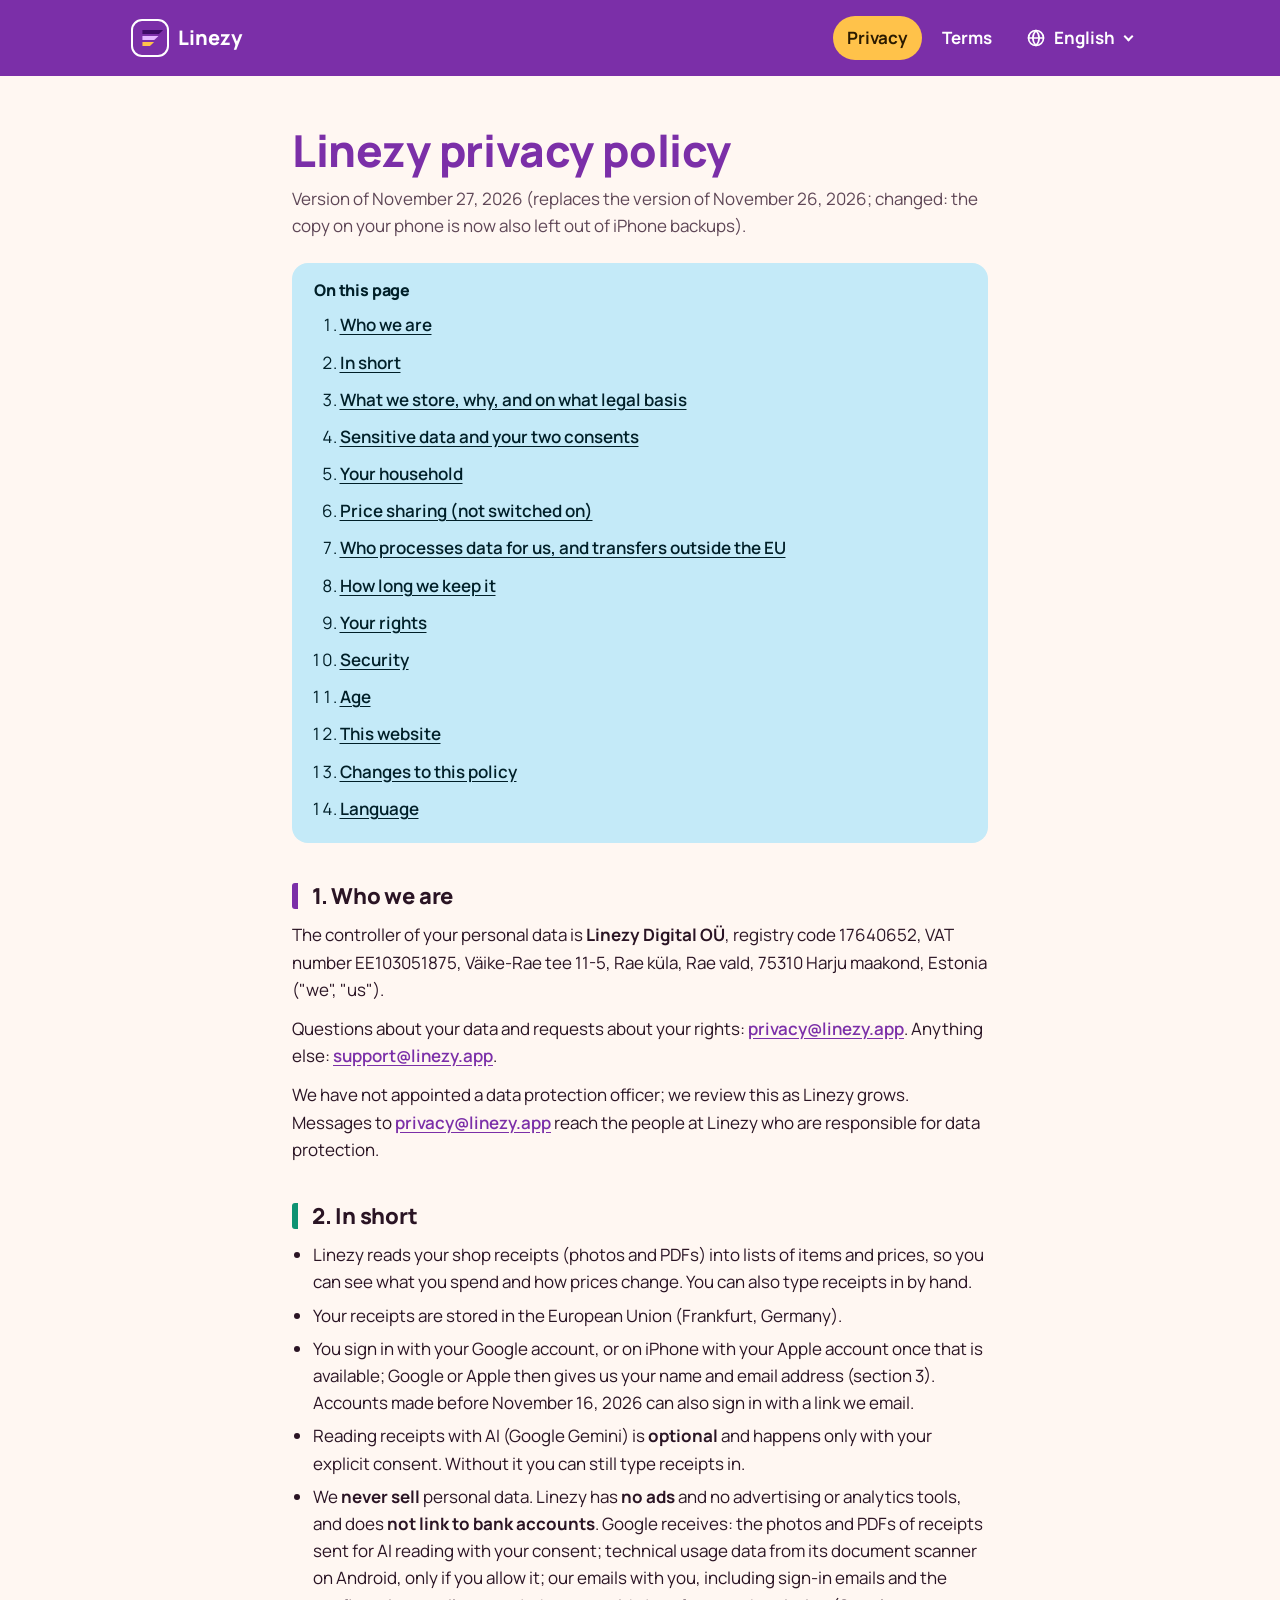
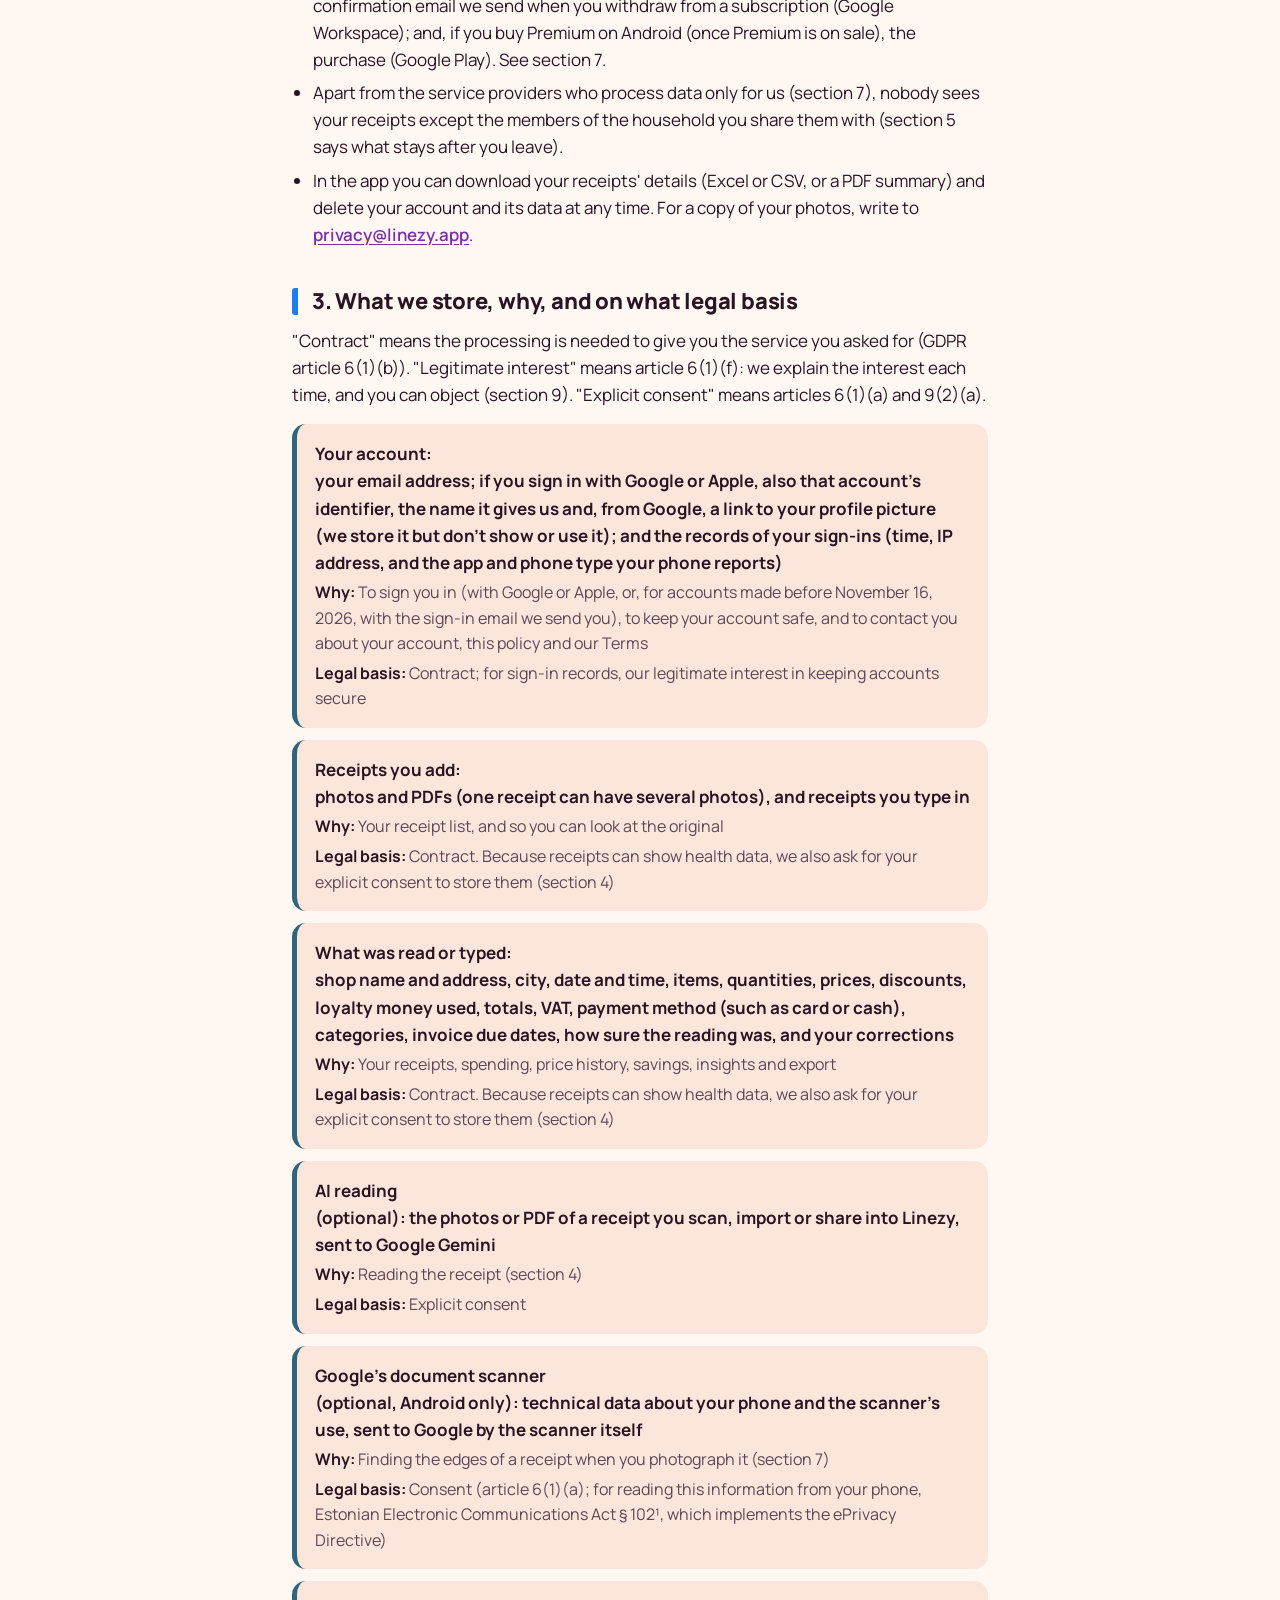
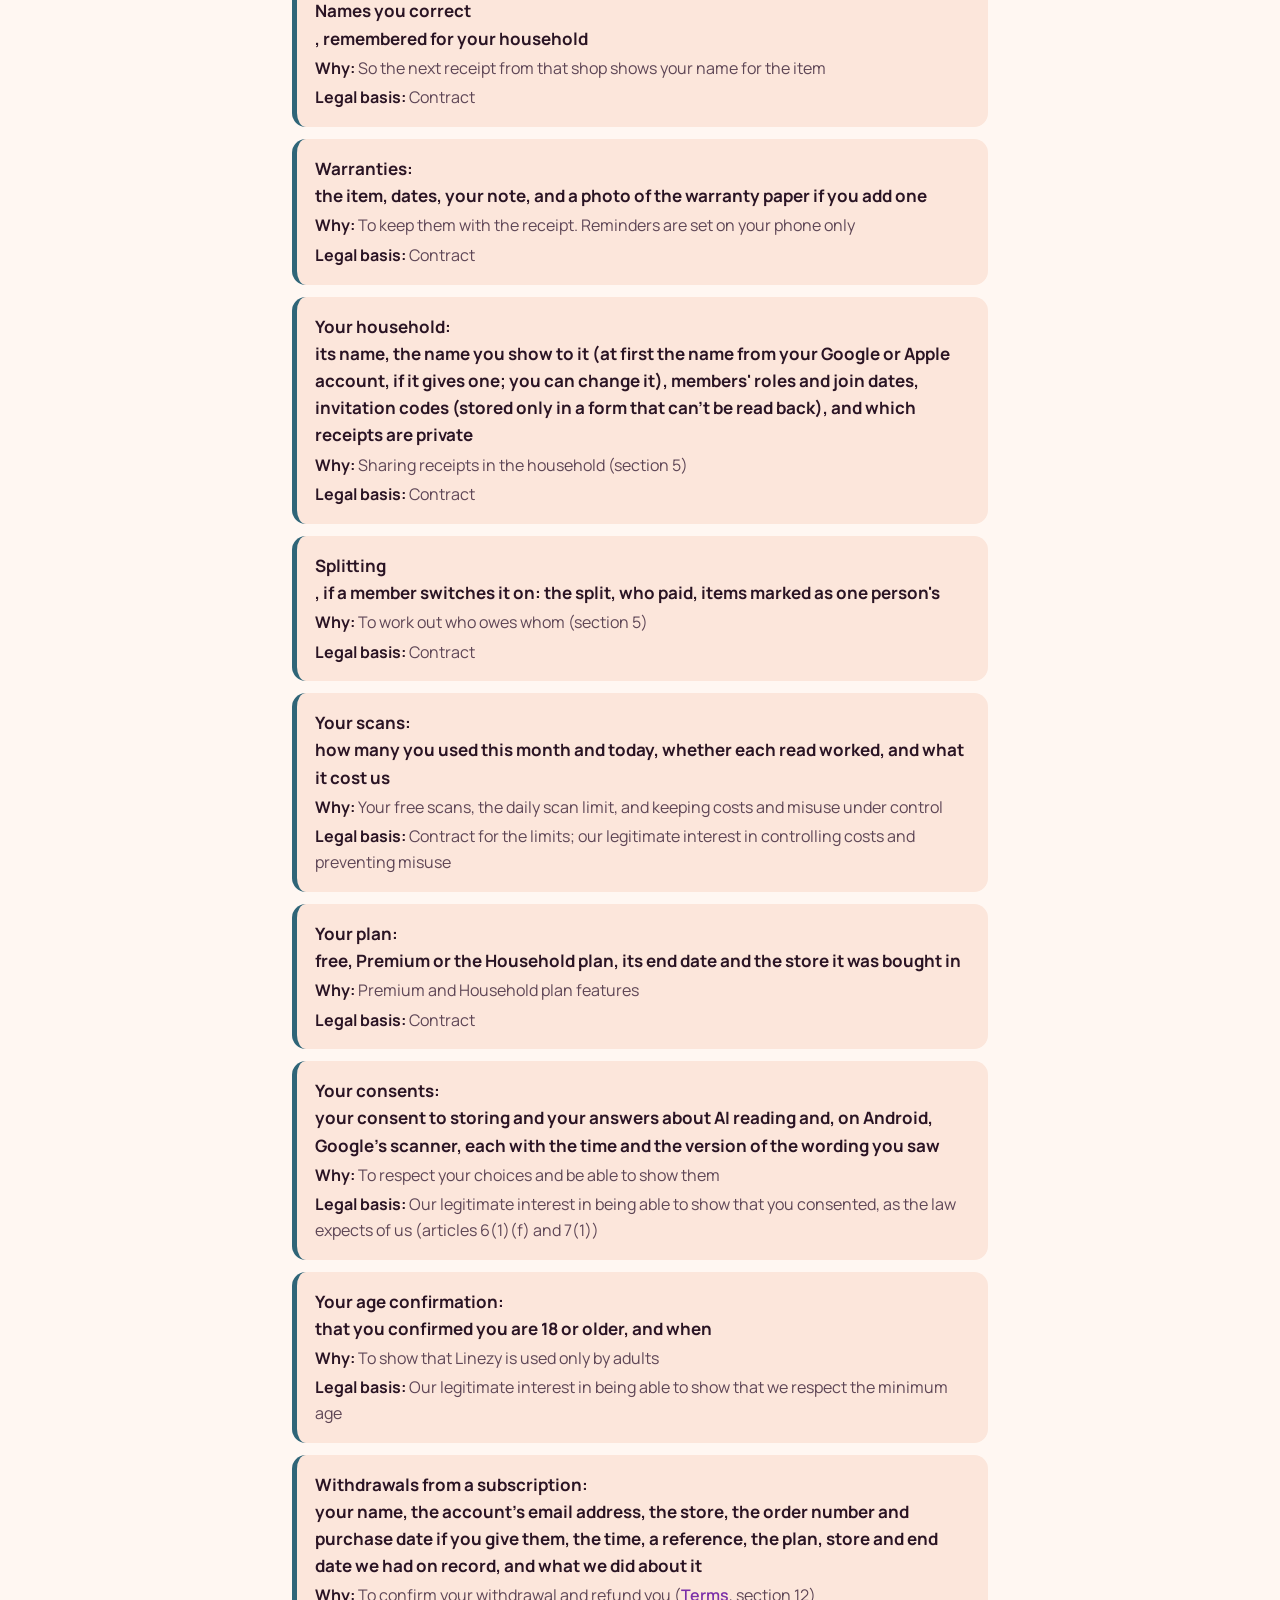
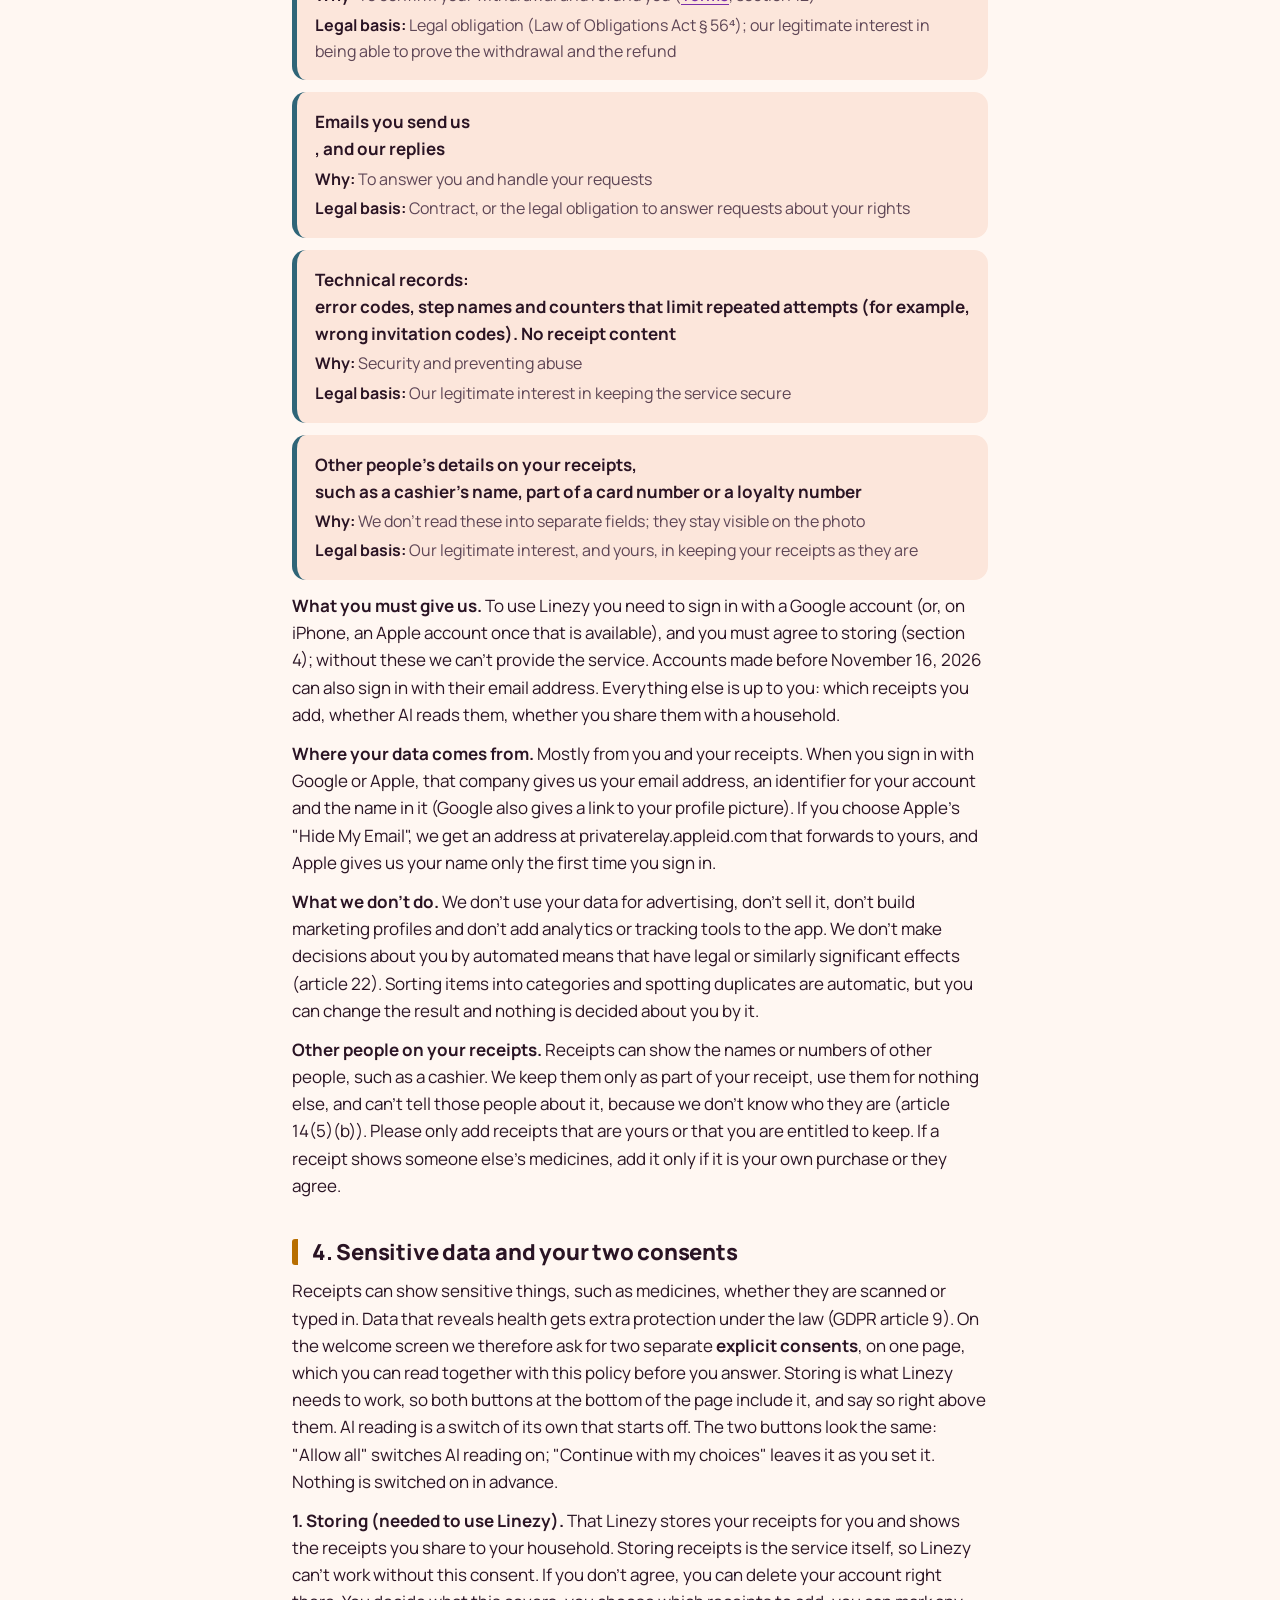
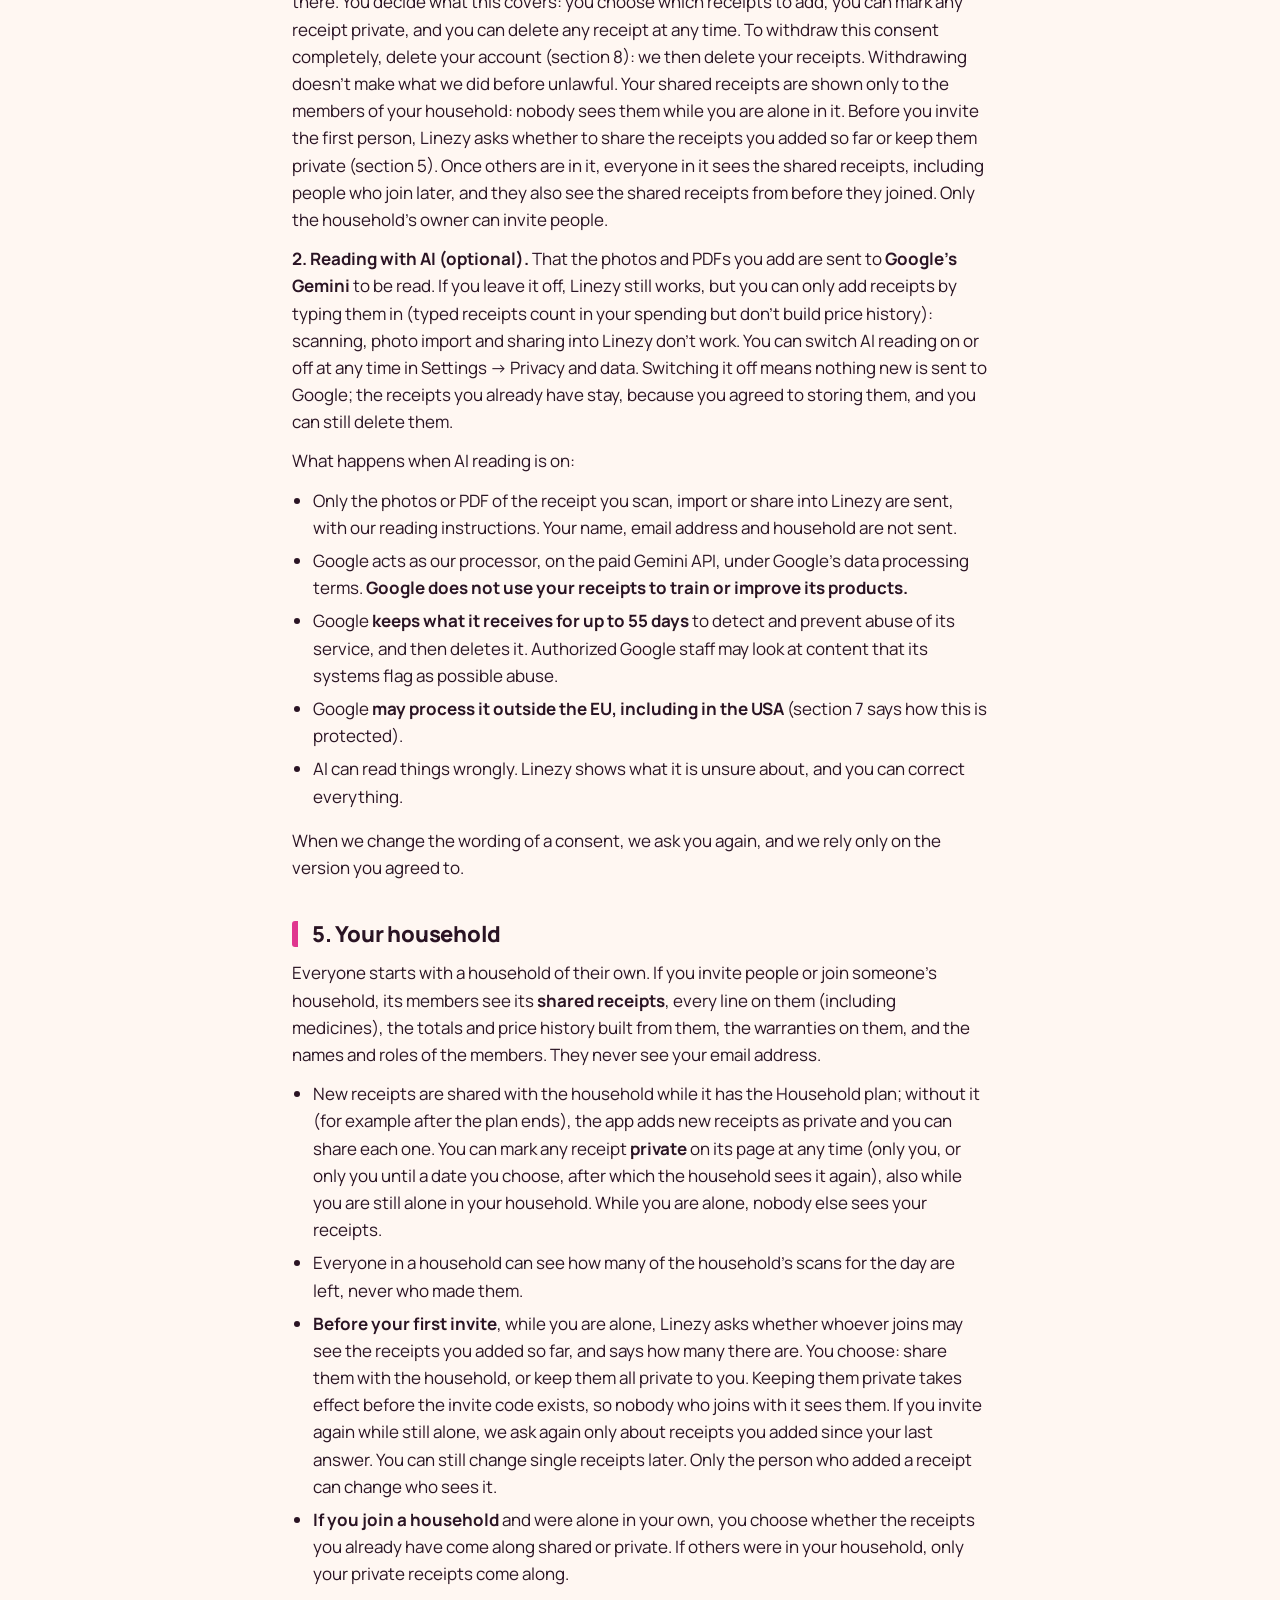
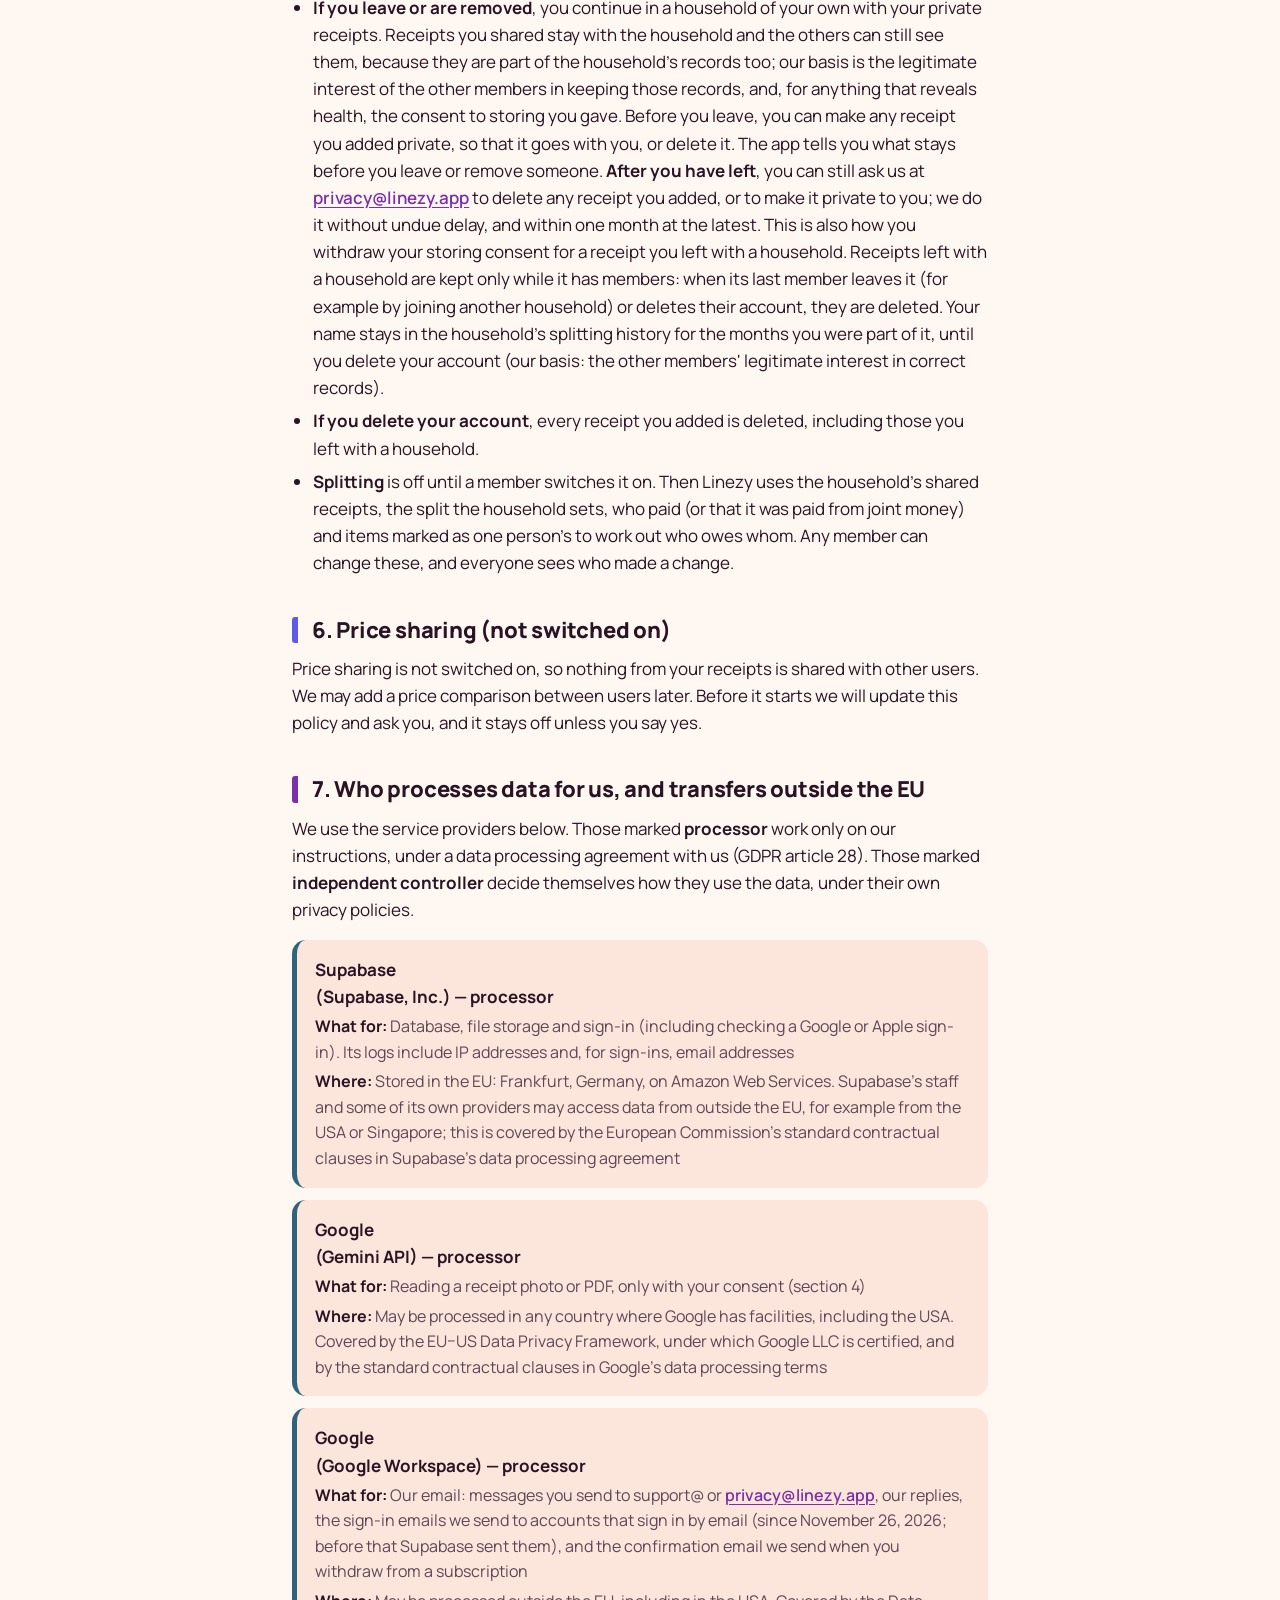
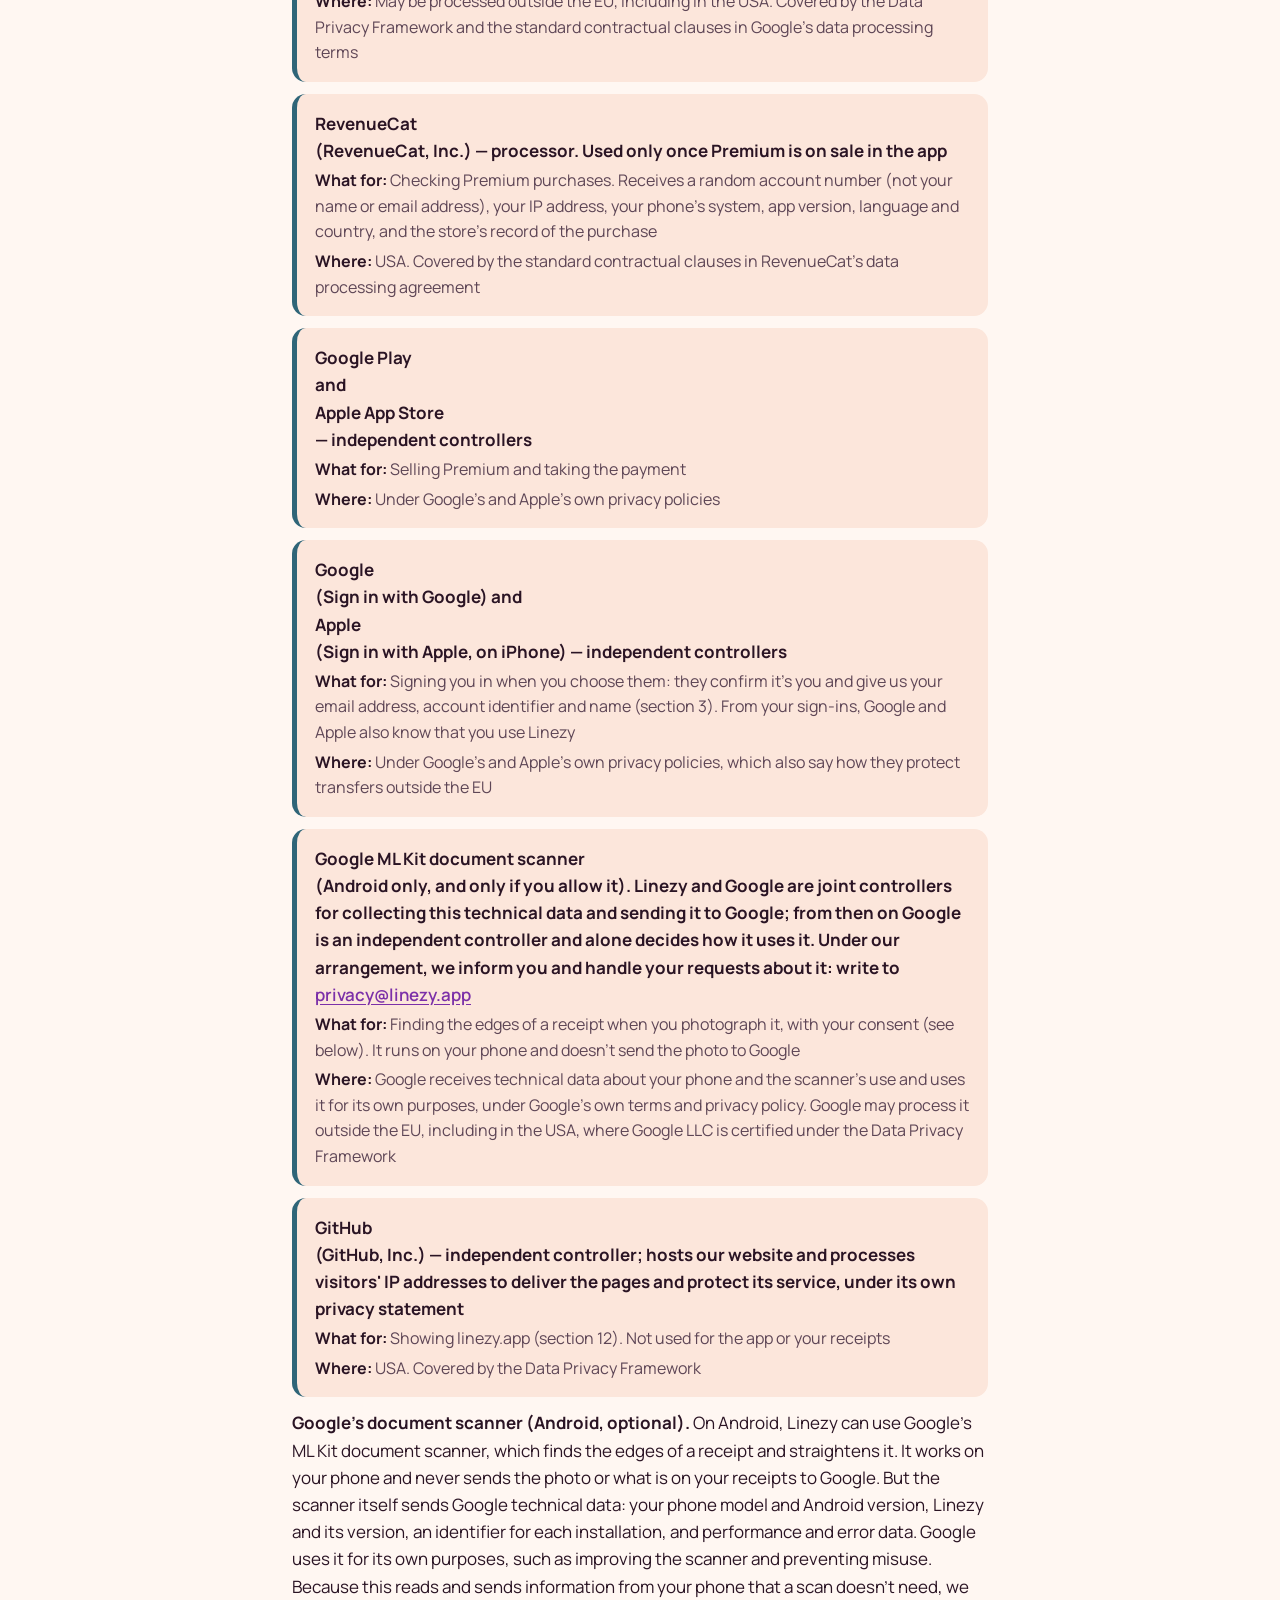
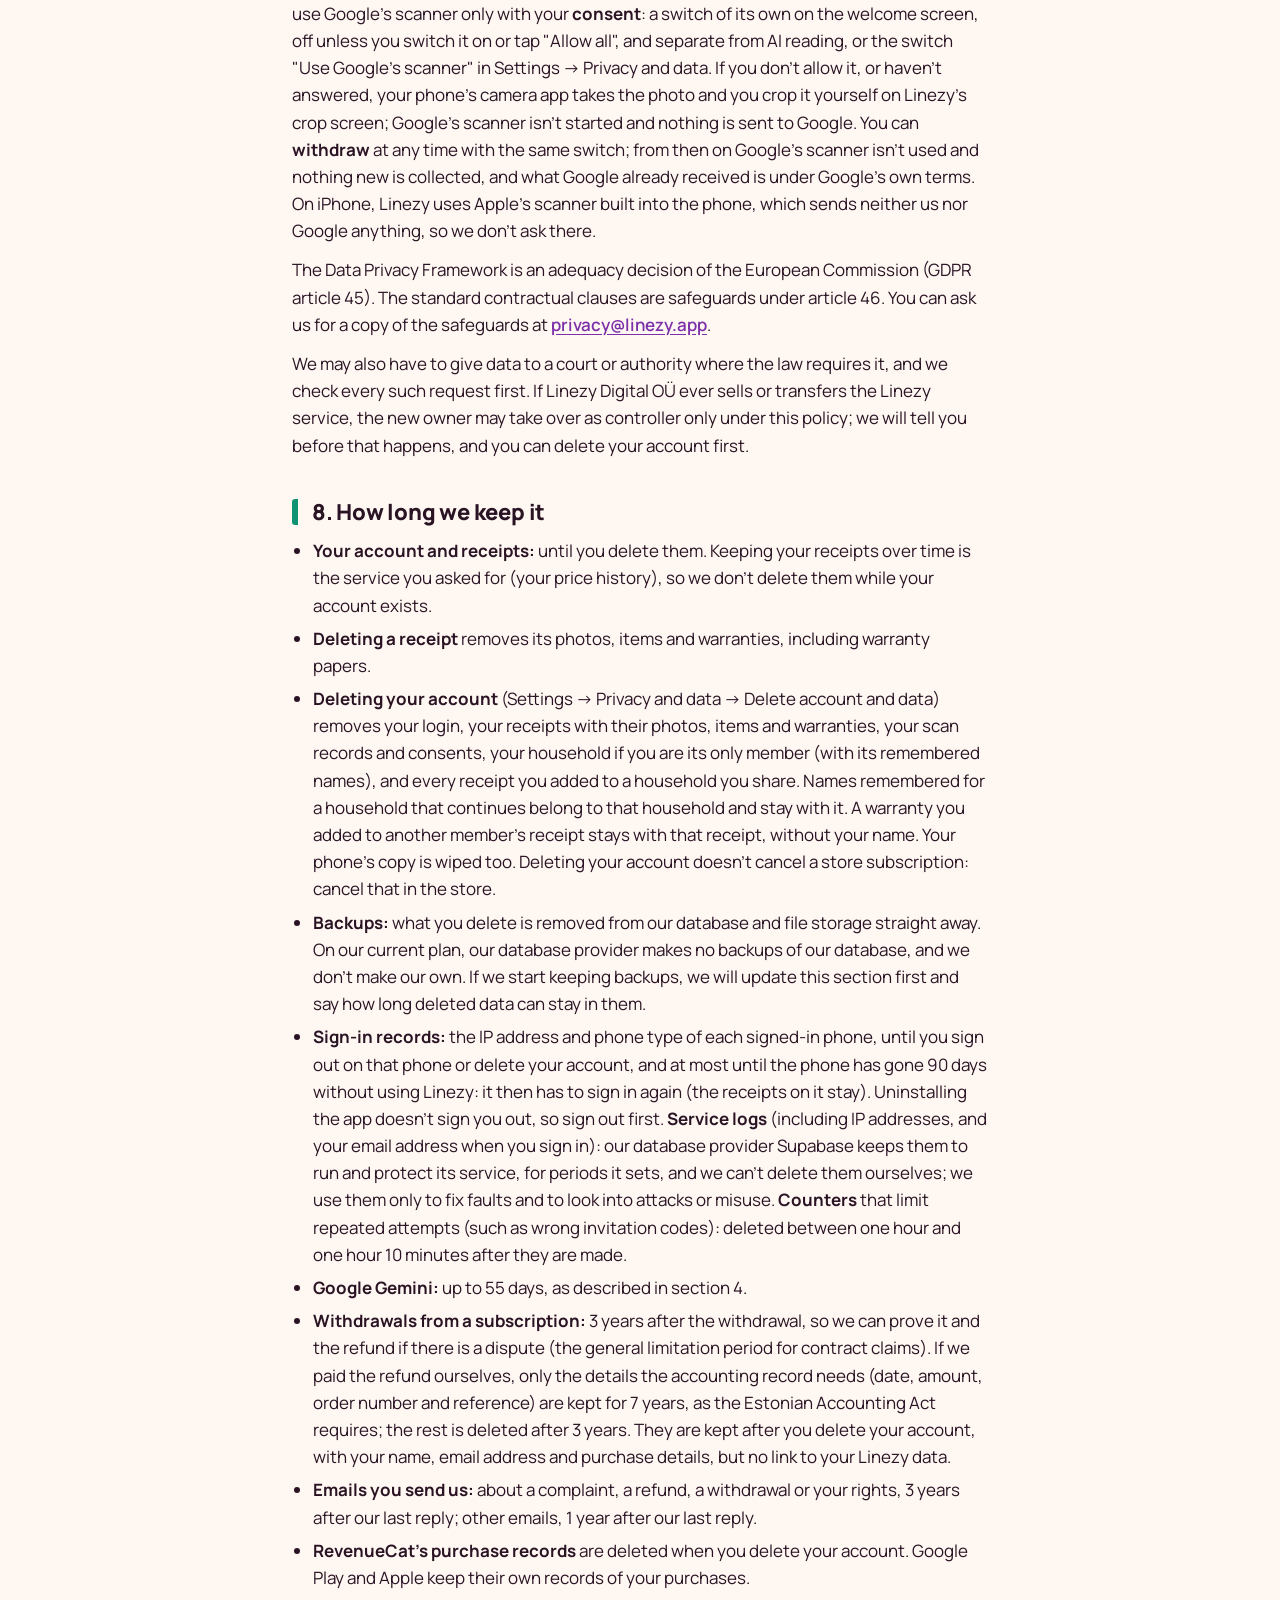
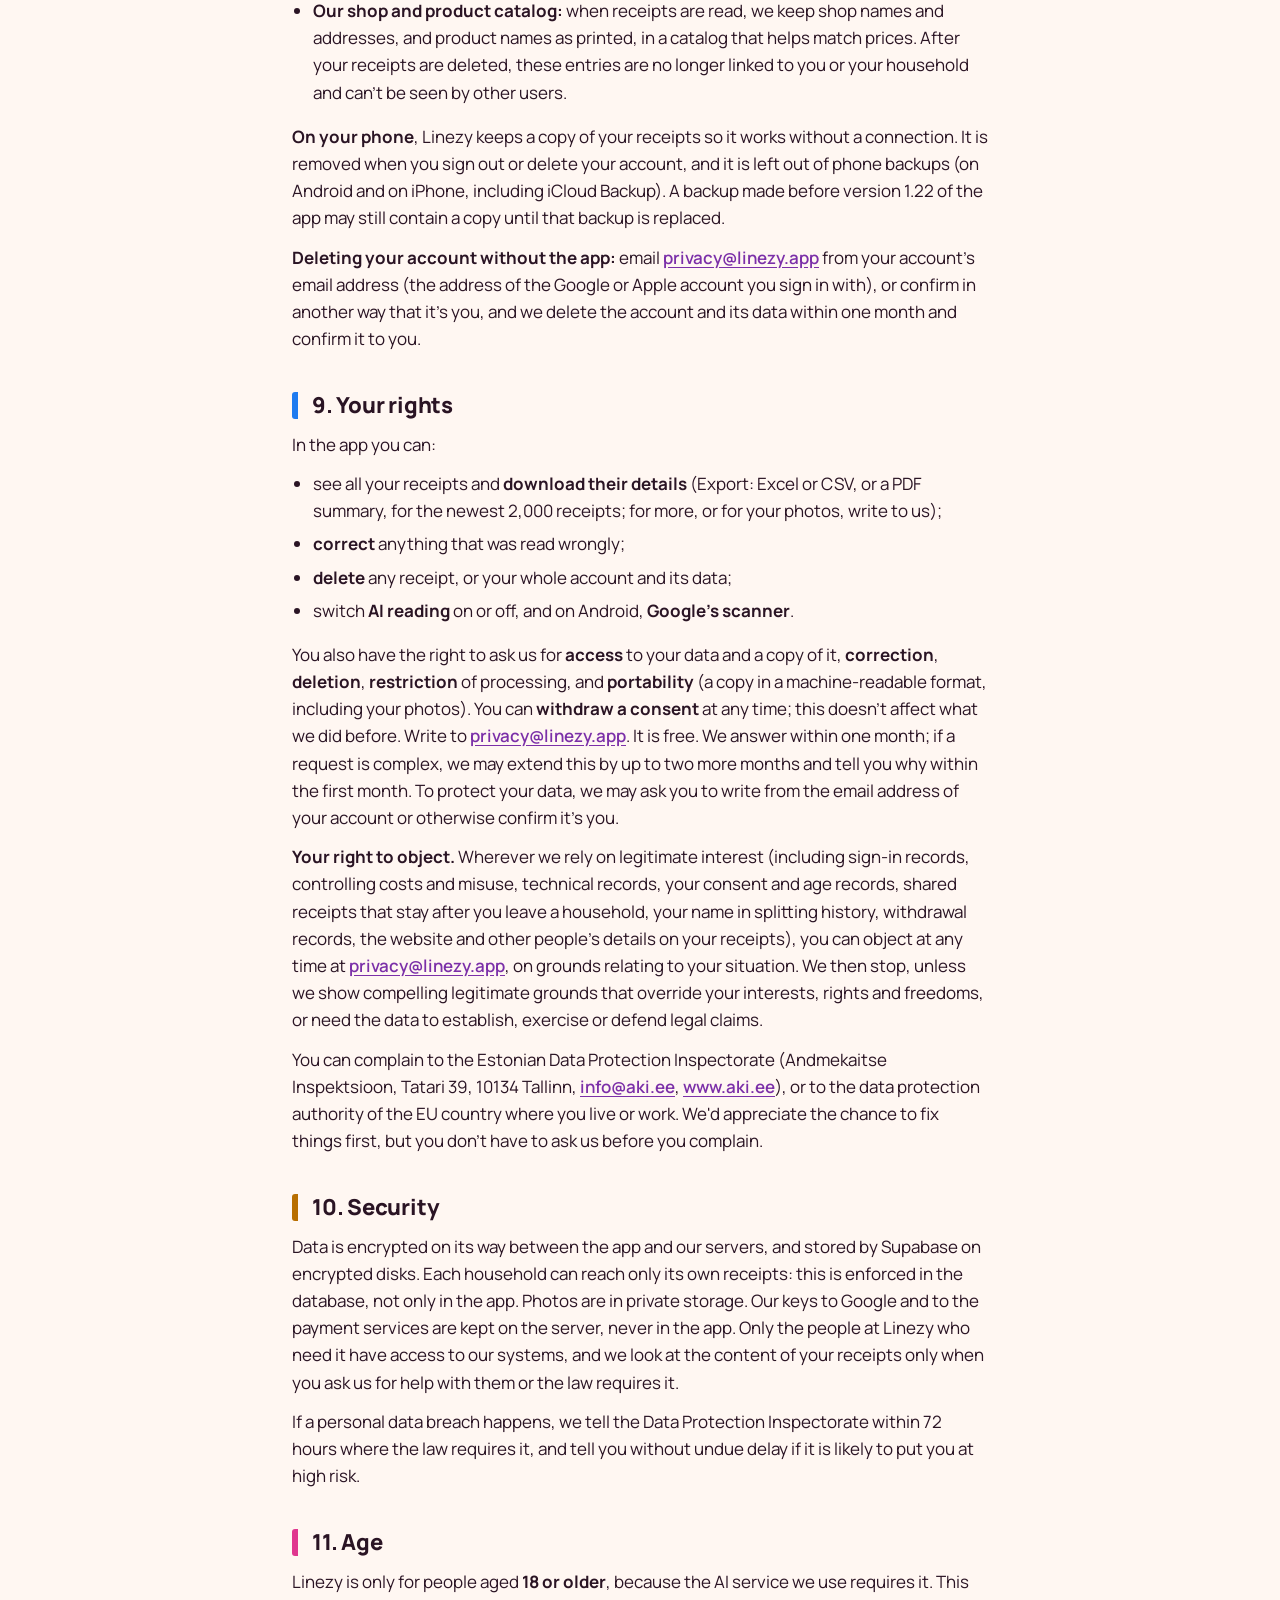
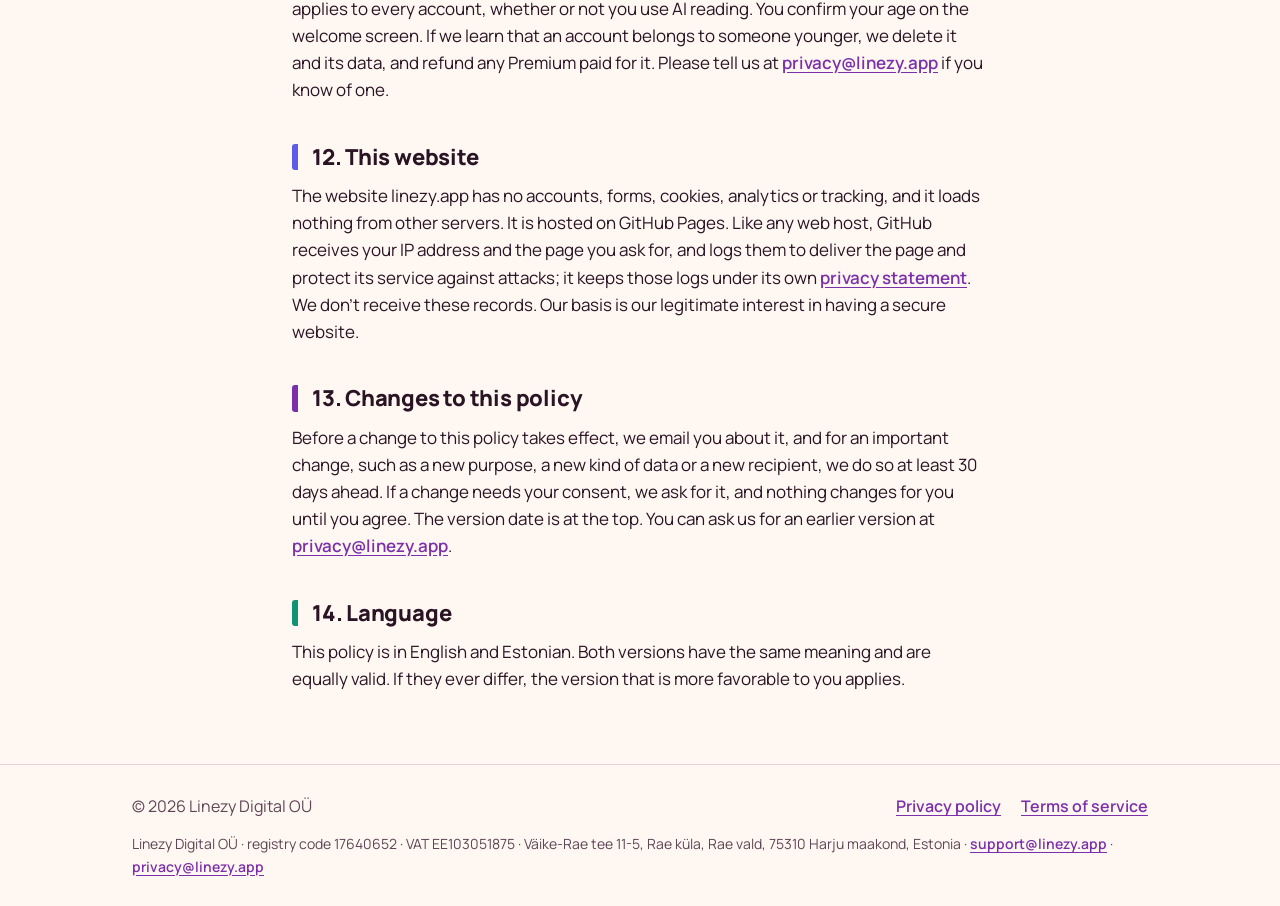
<file: privacy.html>
<!doctype html>
<html lang="en">
<head>
<meta charset="utf-8">
<meta name="viewport" content="width=device-width, initial-scale=1">
<meta http-equiv="Content-Security-Policy" content="default-src 'none'; script-src 'self'; style-src 'self'; font-src 'self'; img-src 'self'; base-uri 'none'; form-action 'none'">
<meta name="referrer" content="no-referrer">
<meta name="color-scheme" content="light dark">
<meta name="theme-color" content="#7B2FA8">
<title>Privacy policy: Linezy</title>
<meta name="description" content="How Linezy handles your receipts and personal data.">
<link rel="alternate" hreflang="et" href="privacy-et.html">
<link rel="icon" href="img/icon.svg" type="image/svg+xml">
<link rel="stylesheet" href="style.css?v=20261118">
<script src="lang.js?v=20261118" defer></script>
</head>
<body>
<a class="skip" href="#main">Skip to content</a>
<header class="site-header on-hero">
  <div class="wrap">
    <a class="brand" href="./"><img src="img/icon.svg" alt="" width="36" height="36">Linezy</a>
    <nav class="site-nav" aria-label="Main">
      <a href="privacy.html" aria-current="page">Privacy</a>
      <a href="terms.html">Terms</a>
      <details class="lang">
        <summary aria-label="Language: English"><svg class="ic" viewBox="0 0 24 24" aria-hidden="true"><circle cx="12" cy="12" r="9"/><path d="M3 12h18M12 3c2.5 2.7 3.8 5.7 3.8 9s-1.3 6.3-3.8 9c-2.5-2.7-3.8-5.7-3.8-9S9.5 5.7 12 3z"/></svg><span>English</span></summary>
        <ul>
          <li><a href="privacy.html" hreflang="en" lang="en" aria-current="true">English</a></li>
          <li><a href="privacy-et.html" hreflang="et" lang="et">Eesti</a></li>
        </ul>
      </details>
    </nav>
  </div>
</header>

<main id="main" class="doc">
  <h1>Linezy privacy policy</h1>
  <p class="meta">Version of November 27, 2026 (replaces the version of November 26, 2026; changed: the copy on your phone is now also left out of iPhone backups).</p>

  <nav class="toc" aria-labelledby="toc-h">
    <h2 id="toc-h">On this page</h2>
    <ol>
      <li><a href="#who">Who we are</a></li>
      <li><a href="#short">In short</a></li>
      <li><a href="#store">What we store, why, and on what legal basis</a></li>
      <li><a href="#consents">Sensitive data and your two consents</a></li>
      <li><a href="#household">Your household</a></li>
      <li><a href="#sharing">Price sharing (not switched on)</a></li>
      <li><a href="#processors">Who processes data for us, and transfers outside the EU</a></li>
      <li><a href="#keep">How long we keep it</a></li>
      <li><a href="#rights">Your rights</a></li>
      <li><a href="#security">Security</a></li>
      <li><a href="#age">Age</a></li>
      <li><a href="#website">This website</a></li>
      <li><a href="#changes">Changes to this policy</a></li>
      <li><a href="#language">Language</a></li>
    </ol>
  </nav>

  <h2 id="who">1. Who we are</h2>
  <p>The controller of your personal data is <strong>Linezy Digital OÜ</strong>, registry code 17640652, VAT number EE103051875, Väike-Rae tee 11-5, Rae küla, Rae vald, 75310 Harju maakond, Estonia ("we", "us").</p>
  <p>Questions about your data and requests about your rights: <strong><a href="mailto:privacy@linezy.app">privacy@linezy.app</a></strong>. Anything else: <a href="mailto:support@linezy.app">support@linezy.app</a>.</p>
  <p>We have not appointed a data protection officer; we review this as Linezy grows. Messages to <a href="mailto:privacy@linezy.app">privacy@linezy.app</a> reach the people at Linezy who are responsible for data protection.</p>
  <h2 id="short">2. In short</h2>
  <ul>
    <li>Linezy reads your shop receipts (photos and PDFs) into lists of items and prices, so you can see what you spend and how prices change. You can also type receipts in by hand.</li>
    <li>Your receipts are stored in the European Union (Frankfurt, Germany).</li>
    <li>You sign in with your Google account, or on iPhone with your Apple account once that is available; Google or Apple then gives us your name and email address (section 3). Accounts made before November 16, 2026 can also sign in with a link we email.</li>
    <li>Reading receipts with AI (Google Gemini) is <strong>optional</strong> and happens only with your explicit consent. Without it you can still type receipts in.</li>
    <li>We <strong>never sell</strong> personal data. Linezy has <strong>no ads</strong> and no advertising or analytics tools, and does <strong>not link to bank accounts</strong>. Google receives: the photos and PDFs of receipts sent for AI reading with your consent; technical usage data from its document scanner on Android, only if you allow it; our emails with you, including sign-in emails and the confirmation email we send when you withdraw from a subscription (Google Workspace); and, if you buy Premium on Android (once Premium is on sale), the purchase (Google Play). See section 7.</li>
    <li>Apart from the service providers who process data only for us (section 7), nobody sees your receipts except the members of the household you share them with (section 5 says what stays after you leave).</li>
    <li>In the app you can download your receipts' details (Excel or CSV, or a PDF summary) and delete your account and its data at any time. For a copy of your photos, write to <a href="mailto:privacy@linezy.app">privacy@linezy.app</a>.</li>
  </ul>
  <h2 id="store">3. What we store, why, and on what legal basis</h2>
  <p>"Contract" means the processing is needed to give you the service you asked for (GDPR article 6(1)(b)). "Legitimate interest" means article 6(1)(f): we explain the interest each time, and you can object (section 9). "Explicit consent" means articles 6(1)(a) and 9(2)(a).</p>
  <ul class="rows">
    <li><strong><strong>Your account:</strong> your email address; if you sign in with Google or Apple, also that account's identifier, the name it gives us and, from Google, a link to your profile picture (we store it but don't show or use it); and the records of your sign-ins (time, IP address, and the app and phone type your phone reports)</strong>
      <span><b>Why:</b> To sign you in (with Google or Apple, or, for accounts made before November 16, 2026, with the sign-in email we send you), to keep your account safe, and to contact you about your account, this policy and our Terms</span>
      <span><b>Legal basis:</b> Contract; for sign-in records, our legitimate interest in keeping accounts secure</span></li>
    <li><strong><strong>Receipts you add:</strong> photos and PDFs (one receipt can have several photos), and receipts you type in</strong>
      <span><b>Why:</b> Your receipt list, and so you can look at the original</span>
      <span><b>Legal basis:</b> Contract. Because receipts can show health data, we also ask for your explicit consent to store them (section 4)</span></li>
    <li><strong><strong>What was read or typed:</strong> shop name and address, city, date and time, items, quantities, prices, discounts, loyalty money used, totals, VAT, payment method (such as card or cash), categories, invoice due dates, how sure the reading was, and your corrections</strong>
      <span><b>Why:</b> Your receipts, spending, price history, savings, insights and export</span>
      <span><b>Legal basis:</b> Contract. Because receipts can show health data, we also ask for your explicit consent to store them (section 4)</span></li>
    <li><strong><strong>AI reading</strong> (optional): the photos or PDF of a receipt you scan, import or share into Linezy, sent to Google Gemini</strong>
      <span><b>Why:</b> Reading the receipt (section 4)</span>
      <span><b>Legal basis:</b> Explicit consent</span></li>
    <li><strong><strong>Google's document scanner</strong> (optional, Android only): technical data about your phone and the scanner's use, sent to Google by the scanner itself</strong>
      <span><b>Why:</b> Finding the edges of a receipt when you photograph it (section 7)</span>
      <span><b>Legal basis:</b> Consent (article 6(1)(a); for reading this information from your phone, Estonian Electronic Communications Act § 102¹, which implements the ePrivacy Directive)</span></li>
    <li><strong><strong>Names you correct</strong>, remembered for your household</strong>
      <span><b>Why:</b> So the next receipt from that shop shows your name for the item</span>
      <span><b>Legal basis:</b> Contract</span></li>
    <li><strong><strong>Warranties:</strong> the item, dates, your note, and a photo of the warranty paper if you add one</strong>
      <span><b>Why:</b> To keep them with the receipt. Reminders are set on your phone only</span>
      <span><b>Legal basis:</b> Contract</span></li>
    <li><strong><strong>Your household:</strong> its name, the name you show to it (at first the name from your Google or Apple account, if it gives one; you can change it), members' roles and join dates, invitation codes (stored only in a form that can't be read back), and which receipts are private</strong>
      <span><b>Why:</b> Sharing receipts in the household (section 5)</span>
      <span><b>Legal basis:</b> Contract</span></li>
    <li><strong><strong>Splitting</strong>, if a member switches it on: the split, who paid, items marked as one person's</strong>
      <span><b>Why:</b> To work out who owes whom (section 5)</span>
      <span><b>Legal basis:</b> Contract</span></li>
    <li><strong><strong>Your scans:</strong> how many you used this month and today, whether each read worked, and what it cost us</strong>
      <span><b>Why:</b> Your free scans, the daily scan limit, and keeping costs and misuse under control</span>
      <span><b>Legal basis:</b> Contract for the limits; our legitimate interest in controlling costs and preventing misuse</span></li>
    <li><strong><strong>Your plan:</strong> free, Premium or the Household plan, its end date and the store it was bought in</strong>
      <span><b>Why:</b> Premium and Household plan features</span>
      <span><b>Legal basis:</b> Contract</span></li>
    <li><strong><strong>Your consents:</strong> your consent to storing and your answers about AI reading and, on Android, Google's scanner, each with the time and the version of the wording you saw</strong>
      <span><b>Why:</b> To respect your choices and be able to show them</span>
      <span><b>Legal basis:</b> Our legitimate interest in being able to show that you consented, as the law expects of us (articles 6(1)(f) and 7(1))</span></li>
    <li><strong><strong>Your age confirmation:</strong> that you confirmed you are 18 or older, and when</strong>
      <span><b>Why:</b> To show that Linezy is used only by adults</span>
      <span><b>Legal basis:</b> Our legitimate interest in being able to show that we respect the minimum age</span></li>
    <li><strong><strong>Withdrawals from a subscription:</strong> your name, the account's email address, the store, the order number and purchase date if you give them, the time, a reference, the plan, store and end date we had on record, and what we did about it</strong>
      <span><b>Why:</b> To confirm your withdrawal and refund you (<a href="terms.html">Terms</a>, section 12)</span>
      <span><b>Legal basis:</b> Legal obligation (Law of Obligations Act § 56⁴); our legitimate interest in being able to prove the withdrawal and the refund</span></li>
    <li><strong><strong>Emails you send us</strong>, and our replies</strong>
      <span><b>Why:</b> To answer you and handle your requests</span>
      <span><b>Legal basis:</b> Contract, or the legal obligation to answer requests about your rights</span></li>
    <li><strong><strong>Technical records:</strong> error codes, step names and counters that limit repeated attempts (for example, wrong invitation codes). No receipt content</strong>
      <span><b>Why:</b> Security and preventing abuse</span>
      <span><b>Legal basis:</b> Our legitimate interest in keeping the service secure</span></li>
    <li><strong><strong>Other people's details on your receipts,</strong> such as a cashier's name, part of a card number or a loyalty number</strong>
      <span><b>Why:</b> We don't read these into separate fields; they stay visible on the photo</span>
      <span><b>Legal basis:</b> Our legitimate interest, and yours, in keeping your receipts as they are</span></li>
  </ul>
  <p><strong>What you must give us.</strong> To use Linezy you need to sign in with a Google account (or, on iPhone, an Apple account once that is available), and you must agree to storing (section 4); without these we can't provide the service. Accounts made before November 16, 2026 can also sign in with their email address. Everything else is up to you: which receipts you add, whether AI reads them, whether you share them with a household.</p>
  <p><strong>Where your data comes from.</strong> Mostly from you and your receipts. When you sign in with Google or Apple, that company gives us your email address, an identifier for your account and the name in it (Google also gives a link to your profile picture). If you choose Apple's "Hide My Email", we get an address at privaterelay.appleid.com that forwards to yours, and Apple gives us your name only the first time you sign in.</p>
  <p><strong>What we don't do.</strong> We don't use your data for advertising, don't sell it, don't build marketing profiles and don't add analytics or tracking tools to the app. We don't make decisions about you by automated means that have legal or similarly significant effects (article 22). Sorting items into categories and spotting duplicates are automatic, but you can change the result and nothing is decided about you by it.</p>
  <p><strong>Other people on your receipts.</strong> Receipts can show the names or numbers of other people, such as a cashier. We keep them only as part of your receipt, use them for nothing else, and can't tell those people about it, because we don't know who they are (article 14(5)(b)). Please only add receipts that are yours or that you are entitled to keep. If a receipt shows someone else's medicines, add it only if it is your own purchase or they agree.</p>
  <h2 id="consents">4. Sensitive data and your two consents</h2>
  <p>Receipts can show sensitive things, such as medicines, whether they are scanned or typed in. Data that reveals health gets extra protection under the law (GDPR article 9). On the welcome screen we therefore ask for two separate <strong>explicit consents</strong>, on one page, which you can read together with this policy before you answer. Storing is what Linezy needs to work, so both buttons at the bottom of the page include it, and say so right above them. AI reading is a switch of its own that starts off. The two buttons look the same: "Allow all" switches AI reading on; "Continue with my choices" leaves it as you set it. Nothing is switched on in advance.</p>
  <p><strong>1. Storing (needed to use Linezy).</strong> That Linezy stores your receipts for you and shows the receipts you share to your household. Storing receipts is the service itself, so Linezy can't work without this consent. If you don't agree, you can delete your account right there. You decide what this covers: you choose which receipts to add, you can mark any receipt private, and you can delete any receipt at any time. To withdraw this consent completely, delete your account (section 8): we then delete your receipts. Withdrawing doesn't make what we did before unlawful. Your shared receipts are shown only to the members of your household: nobody sees them while you are alone in it. Before you invite the first person, Linezy asks whether to share the receipts you added so far or keep them private (section 5). Once others are in it, everyone in it sees the shared receipts, including people who join later, and they also see the shared receipts from before they joined. Only the household's owner can invite people.</p>
  <p><strong>2. Reading with AI (optional).</strong> That the photos and PDFs you add are sent to <strong>Google's Gemini</strong> to be read. If you leave it off, Linezy still works, but you can only add receipts by typing them in (typed receipts count in your spending but don't build price history): scanning, photo import and sharing into Linezy don't work. You can switch AI reading on or off at any time in Settings → Privacy and data. Switching it off means nothing new is sent to Google; the receipts you already have stay, because you agreed to storing them, and you can still delete them.</p>
  <p>What happens when AI reading is on:</p>
  <ul>
    <li>Only the photos or PDF of the receipt you scan, import or share into Linezy are sent, with our reading instructions. Your name, email address and household are not sent.</li>
    <li>Google acts as our processor, on the paid Gemini API, under Google's data processing terms. <strong>Google does not use your receipts to train or improve its products.</strong></li>
    <li>Google <strong>keeps what it receives for up to 55 days</strong> to detect and prevent abuse of its service, and then deletes it. Authorized Google staff may look at content that its systems flag as possible abuse.</li>
    <li>Google <strong>may process it outside the EU, including in the USA</strong> (section 7 says how this is protected).</li>
    <li>AI can read things wrongly. Linezy shows what it is unsure about, and you can correct everything.</li>
  </ul>
  <p>When we change the wording of a consent, we ask you again, and we rely only on the version you agreed to.</p>
  <h2 id="household">5. Your household</h2>
  <p>Everyone starts with a household of their own. If you invite people or join someone's household, its members see its <strong>shared receipts</strong>, every line on them (including medicines), the totals and price history built from them, the warranties on them, and the names and roles of the members. They never see your email address.</p>
  <ul>
    <li>New receipts are shared with the household while it has the Household plan; without it (for example after the plan ends), the app adds new receipts as private and you can share each one. You can mark any receipt <strong>private</strong> on its page at any time (only you, or only you until a date you choose, after which the household sees it again), also while you are still alone in your household. While you are alone, nobody else sees your receipts.</li>
    <li>Everyone in a household can see how many of the household's scans for the day are left, never who made them.</li>
    <li><strong>Before your first invite</strong>, while you are alone, Linezy asks whether whoever joins may see the receipts you added so far, and says how many there are. You choose: share them with the household, or keep them all private to you. Keeping them private takes effect before the invite code exists, so nobody who joins with it sees them. If you invite again while still alone, we ask again only about receipts you added since your last answer. You can still change single receipts later. Only the person who added a receipt can change who sees it.</li>
    <li><strong>If you join a household</strong> and were alone in your own, you choose whether the receipts you already have come along shared or private. If others were in your household, only your private receipts come along.</li>
    <li><strong>If you leave or are removed</strong>, you continue in a household of your own with your private receipts. Receipts you shared stay with the household and the others can still see them, because they are part of the household's records too; our basis is the legitimate interest of the other members in keeping those records, and, for anything that reveals health, the consent to storing you gave. Before you leave, you can make any receipt you added private, so that it goes with you, or delete it. The app tells you what stays before you leave or remove someone. <strong>After you have left</strong>, you can still ask us at <a href="mailto:privacy@linezy.app">privacy@linezy.app</a> to delete any receipt you added, or to make it private to you; we do it without undue delay, and within one month at the latest. This is also how you withdraw your storing consent for a receipt you left with a household. Receipts left with a household are kept only while it has members: when its last member leaves it (for example by joining another household) or deletes their account, they are deleted. Your name stays in the household's splitting history for the months you were part of it, until you delete your account (our basis: the other members' legitimate interest in correct records).</li>
    <li><strong>If you delete your account</strong>, every receipt you added is deleted, including those you left with a household.</li>
    <li><strong>Splitting</strong> is off until a member switches it on. Then Linezy uses the household's shared receipts, the split the household sets, who paid (or that it was paid from joint money) and items marked as one person's to work out who owes whom. Any member can change these, and everyone sees who made a change.</li>
  </ul>
  <h2 id="sharing">6. Price sharing (not switched on)</h2>
  <p>Price sharing is not switched on, so nothing from your receipts is shared with other users. We may add a price comparison between users later. Before it starts we will update this policy and ask you, and it stays off unless you say yes.</p>
  <h2 id="processors">7. Who processes data for us, and transfers outside the EU</h2>
  <p>We use the service providers below. Those marked <strong>processor</strong> work only on our instructions, under a data processing agreement with us (GDPR article 28). Those marked <strong>independent controller</strong> decide themselves how they use the data, under their own privacy policies.</p>
  <ul class="rows">
    <li><strong><strong>Supabase</strong> (Supabase, Inc.) — processor</strong>
      <span><b>What for:</b> Database, file storage and sign-in (including checking a Google or Apple sign-in). Its logs include IP addresses and, for sign-ins, email addresses</span>
      <span><b>Where:</b> Stored in the EU: Frankfurt, Germany, on Amazon Web Services. Supabase's staff and some of its own providers may access data from outside the EU, for example from the USA or Singapore; this is covered by the European Commission's standard contractual clauses in Supabase's data processing agreement</span></li>
    <li><strong><strong>Google</strong> (Gemini API) — processor</strong>
      <span><b>What for:</b> Reading a receipt photo or PDF, only with your consent (section 4)</span>
      <span><b>Where:</b> May be processed in any country where Google has facilities, including the USA. Covered by the EU–US Data Privacy Framework, under which Google LLC is certified, and by the standard contractual clauses in Google's data processing terms</span></li>
    <li><strong><strong>Google</strong> (Google Workspace) — processor</strong>
      <span><b>What for:</b> Our email: messages you send to support@ or <a href="mailto:privacy@linezy.app">privacy@linezy.app</a>, our replies, the sign-in emails we send to accounts that sign in by email (since November 26, 2026; before that Supabase sent them), and the confirmation email we send when you withdraw from a subscription</span>
      <span><b>Where:</b> May be processed outside the EU, including in the USA. Covered by the Data Privacy Framework and the standard contractual clauses in Google's data processing terms</span></li>
    <li><strong><strong>RevenueCat</strong> (RevenueCat, Inc.) — processor. Used only once Premium is on sale in the app</strong>
      <span><b>What for:</b> Checking Premium purchases. Receives a random account number (not your name or email address), your IP address, your phone's system, app version, language and country, and the store's record of the purchase</span>
      <span><b>Where:</b> USA. Covered by the standard contractual clauses in RevenueCat's data processing agreement</span></li>
    <li><strong><strong>Google Play</strong> and <strong>Apple App Store</strong> — independent controllers</strong>
      <span><b>What for:</b> Selling Premium and taking the payment</span>
      <span><b>Where:</b> Under Google's and Apple's own privacy policies</span></li>
    <li><strong><strong>Google</strong> (Sign in with Google) and <strong>Apple</strong> (Sign in with Apple, on iPhone) — independent controllers</strong>
      <span><b>What for:</b> Signing you in when you choose them: they confirm it's you and give us your email address, account identifier and name (section 3). From your sign-ins, Google and Apple also know that you use Linezy</span>
      <span><b>Where:</b> Under Google's and Apple's own privacy policies, which also say how they protect transfers outside the EU</span></li>
    <li><strong><strong>Google ML Kit document scanner</strong> (Android only, and only if you allow it). Linezy and Google are joint controllers for collecting this technical data and sending it to Google; from then on Google is an independent controller and alone decides how it uses it. Under our arrangement, we inform you and handle your requests about it: write to <a href="mailto:privacy@linezy.app">privacy@linezy.app</a></strong>
      <span><b>What for:</b> Finding the edges of a receipt when you photograph it, with your consent (see below). It runs on your phone and doesn't send the photo to Google</span>
      <span><b>Where:</b> Google receives technical data about your phone and the scanner's use and uses it for its own purposes, under Google's own terms and privacy policy. Google may process it outside the EU, including in the USA, where Google LLC is certified under the Data Privacy Framework</span></li>
    <li><strong><strong>GitHub</strong> (GitHub, Inc.) — independent controller; hosts our website and processes visitors' IP addresses to deliver the pages and protect its service, under its own privacy statement</strong>
      <span><b>What for:</b> Showing linezy.app (section 12). Not used for the app or your receipts</span>
      <span><b>Where:</b> USA. Covered by the Data Privacy Framework</span></li>
  </ul>
  <p><strong>Google's document scanner (Android, optional).</strong> On Android, Linezy can use Google's ML Kit document scanner, which finds the edges of a receipt and straightens it. It works on your phone and never sends the photo or what is on your receipts to Google. But the scanner itself sends Google technical data: your phone model and Android version, Linezy and its version, an identifier for each installation, and performance and error data. Google uses it for its own purposes, such as improving the scanner and preventing misuse. Because this reads and sends information from your phone that a scan doesn't need, we use Google's scanner only with your <strong>consent</strong>: a switch of its own on the welcome screen, off unless you switch it on or tap "Allow all", and separate from AI reading, or the switch "Use Google's scanner" in Settings → Privacy and data. If you don't allow it, or haven't answered, your phone's camera app takes the photo and you crop it yourself on Linezy's crop screen; Google's scanner isn't started and nothing is sent to Google. You can <strong>withdraw</strong> at any time with the same switch; from then on Google's scanner isn't used and nothing new is collected, and what Google already received is under Google's own terms. On iPhone, Linezy uses Apple's scanner built into the phone, which sends neither us nor Google anything, so we don't ask there.</p>
  <p>The Data Privacy Framework is an adequacy decision of the European Commission (GDPR article 45). The standard contractual clauses are safeguards under article 46. You can ask us for a copy of the safeguards at <a href="mailto:privacy@linezy.app">privacy@linezy.app</a>.</p>
  <p>We may also have to give data to a court or authority where the law requires it, and we check every such request first. If Linezy Digital OÜ ever sells or transfers the Linezy service, the new owner may take over as controller only under this policy; we will tell you before that happens, and you can delete your account first.</p>
  <h2 id="keep">8. How long we keep it</h2>
  <ul>
    <li><strong>Your account and receipts:</strong> until you delete them. Keeping your receipts over time is the service you asked for (your price history), so we don't delete them while your account exists.</li>
    <li><strong>Deleting a receipt</strong> removes its photos, items and warranties, including warranty papers.</li>
    <li><strong>Deleting your account</strong> (Settings → Privacy and data → Delete account and data) removes your login, your receipts with their photos, items and warranties, your scan records and consents, your household if you are its only member (with its remembered names), and every receipt you added to a household you share. Names remembered for a household that continues belong to that household and stay with it. A warranty you added to another member's receipt stays with that receipt, without your name. Your phone's copy is wiped too. Deleting your account doesn't cancel a store subscription: cancel that in the store.</li>
    <li><strong>Backups:</strong> what you delete is removed from our database and file storage straight away. On our current plan, our database provider makes no backups of our database, and we don't make our own. If we start keeping backups, we will update this section first and say how long deleted data can stay in them.</li>
    <li><strong>Sign-in records:</strong> the IP address and phone type of each signed-in phone, until you sign out on that phone or delete your account, and at most until the phone has gone 90 days without using Linezy: it then has to sign in again (the receipts on it stay). Uninstalling the app doesn't sign you out, so sign out first. <strong>Service logs</strong> (including IP addresses, and your email address when you sign in): our database provider Supabase keeps them to run and protect its service, for periods it sets, and we can't delete them ourselves; we use them only to fix faults and to look into attacks or misuse. <strong>Counters</strong> that limit repeated attempts (such as wrong invitation codes): deleted between one hour and one hour 10 minutes after they are made.</li>
    <li><strong>Google Gemini:</strong> up to 55 days, as described in section 4.</li>
    <li><strong>Withdrawals from a subscription:</strong> 3 years after the withdrawal, so we can prove it and the refund if there is a dispute (the general limitation period for contract claims). If we paid the refund ourselves, only the details the accounting record needs (date, amount, order number and reference) are kept for 7 years, as the Estonian Accounting Act requires; the rest is deleted after 3 years. They are kept after you delete your account, with your name, email address and purchase details, but no link to your Linezy data.</li>
    <li><strong>Emails you send us:</strong> about a complaint, a refund, a withdrawal or your rights, 3 years after our last reply; other emails, 1 year after our last reply.</li>
    <li><strong>RevenueCat's purchase records</strong> are deleted when you delete your account. Google Play and Apple keep their own records of your purchases.</li>
    <li><strong>Our shop and product catalog:</strong> when receipts are read, we keep shop names and addresses, and product names as printed, in a catalog that helps match prices. After your receipts are deleted, these entries are no longer linked to you or your household and can't be seen by other users.</li>
  </ul>
  <p><strong>On your phone</strong>, Linezy keeps a copy of your receipts so it works without a connection. It is removed when you sign out or delete your account, and it is left out of phone backups (on Android and on iPhone, including iCloud Backup). A backup made before version 1.22 of the app may still contain a copy until that backup is replaced.</p>
  <p><strong>Deleting your account without the app:</strong> email <a href="mailto:privacy@linezy.app">privacy@linezy.app</a> from your account's email address (the address of the Google or Apple account you sign in with), or confirm in another way that it's you, and we delete the account and its data within one month and confirm it to you.</p>
  <h2 id="rights">9. Your rights</h2>
  <p>In the app you can:</p>
  <ul>
    <li>see all your receipts and <strong>download their details</strong> (Export: Excel or CSV, or a PDF summary, for the newest 2,000 receipts; for more, or for your photos, write to us);</li>
    <li><strong>correct</strong> anything that was read wrongly;</li>
    <li><strong>delete</strong> any receipt, or your whole account and its data;</li>
    <li>switch <strong>AI reading</strong> on or off, and on Android, <strong>Google's scanner</strong>.</li>
  </ul>
  <p>You also have the right to ask us for <strong>access</strong> to your data and a copy of it, <strong>correction</strong>, <strong>deletion</strong>, <strong>restriction</strong> of processing, and <strong>portability</strong> (a copy in a machine-readable format, including your photos). You can <strong>withdraw a consent</strong> at any time; this doesn't affect what we did before. Write to <a href="mailto:privacy@linezy.app">privacy@linezy.app</a>. It is free. We answer within one month; if a request is complex, we may extend this by up to two more months and tell you why within the first month. To protect your data, we may ask you to write from the email address of your account or otherwise confirm it's you.</p>
  <p><strong>Your right to object.</strong> Wherever we rely on legitimate interest (including sign-in records, controlling costs and misuse, technical records, your consent and age records, shared receipts that stay after you leave a household, your name in splitting history, withdrawal records, the website and other people's details on your receipts), you can object at any time at <a href="mailto:privacy@linezy.app">privacy@linezy.app</a>, on grounds relating to your situation. We then stop, unless we show compelling legitimate grounds that override your interests, rights and freedoms, or need the data to establish, exercise or defend legal claims.</p>
  <p>You can complain to the Estonian Data Protection Inspectorate (Andmekaitse Inspektsioon, Tatari 39, 10134 Tallinn, <a href="mailto:info@aki.ee">info@aki.ee</a>, <a href="https://www.aki.ee">www.aki.ee</a>), or to the data protection authority of the EU country where you live or work. We'd appreciate the chance to fix things first, but you don't have to ask us before you complain.</p>
  <h2 id="security">10. Security</h2>
  <p>Data is encrypted on its way between the app and our servers, and stored by Supabase on encrypted disks. Each household can reach only its own receipts: this is enforced in the database, not only in the app. Photos are in private storage. Our keys to Google and to the payment services are kept on the server, never in the app. Only the people at Linezy who need it have access to our systems, and we look at the content of your receipts only when you ask us for help with them or the law requires it.</p>
  <p>If a personal data breach happens, we tell the Data Protection Inspectorate within 72 hours where the law requires it, and tell you without undue delay if it is likely to put you at high risk.</p>
  <h2 id="age">11. Age</h2>
  <p>Linezy is only for people aged <strong>18 or older</strong>, because the AI service we use requires it. This applies to every account, whether or not you use AI reading. You confirm your age on the welcome screen. If we learn that an account belongs to someone younger, we delete it and its data, and refund any Premium paid for it. Please tell us at <a href="mailto:privacy@linezy.app">privacy@linezy.app</a> if you know of one.</p>
  <h2 id="website">12. This website</h2>
  <p>The website linezy.app has no accounts, forms, cookies, analytics or tracking, and it loads nothing from other servers. It is hosted on GitHub Pages. Like any web host, GitHub receives your IP address and the page you ask for, and logs them to deliver the page and protect its service against attacks; it keeps those logs under its own <a href="https://docs.github.com/en/site-policy/privacy-policies/github-general-privacy-statement">privacy statement</a>. We don't receive these records. Our basis is our legitimate interest in having a secure website.</p>
  <h2 id="changes">13. Changes to this policy</h2>
  <p>Before a change to this policy takes effect, we email you about it, and for an important change, such as a new purpose, a new kind of data or a new recipient, we do so at least 30 days ahead. If a change needs your consent, we ask for it, and nothing changes for you until you agree. The version date is at the top. You can ask us for an earlier version at <a href="mailto:privacy@linezy.app">privacy@linezy.app</a>.</p>
  <h2 id="language">14. Language</h2>
  <p>This policy is in English and Estonian. Both versions have the same meaning and are equally valid. If they ever differ, the version that is more favorable to you applies.</p>
</main>

<footer class="site-footer">
  <div class="wrap">
    <p>© 2026 Linezy Digital OÜ</p>
    <nav aria-label="Footer">
      <a href="privacy.html" aria-current="page">Privacy policy</a>
      <a href="terms.html">Terms of service</a>
    </nav>
    <p class="company">Linezy Digital OÜ · registry code 17640652 · VAT EE103051875 · Väike-Rae tee 11-5, Rae küla, Rae vald, 75310 Harju maakond, Estonia · <a href="mailto:support@linezy.app">support@linezy.app</a> · <a href="mailto:privacy@linezy.app">privacy@linezy.app</a></p>
  </div>
</footer>
</body>
</html>
</file>
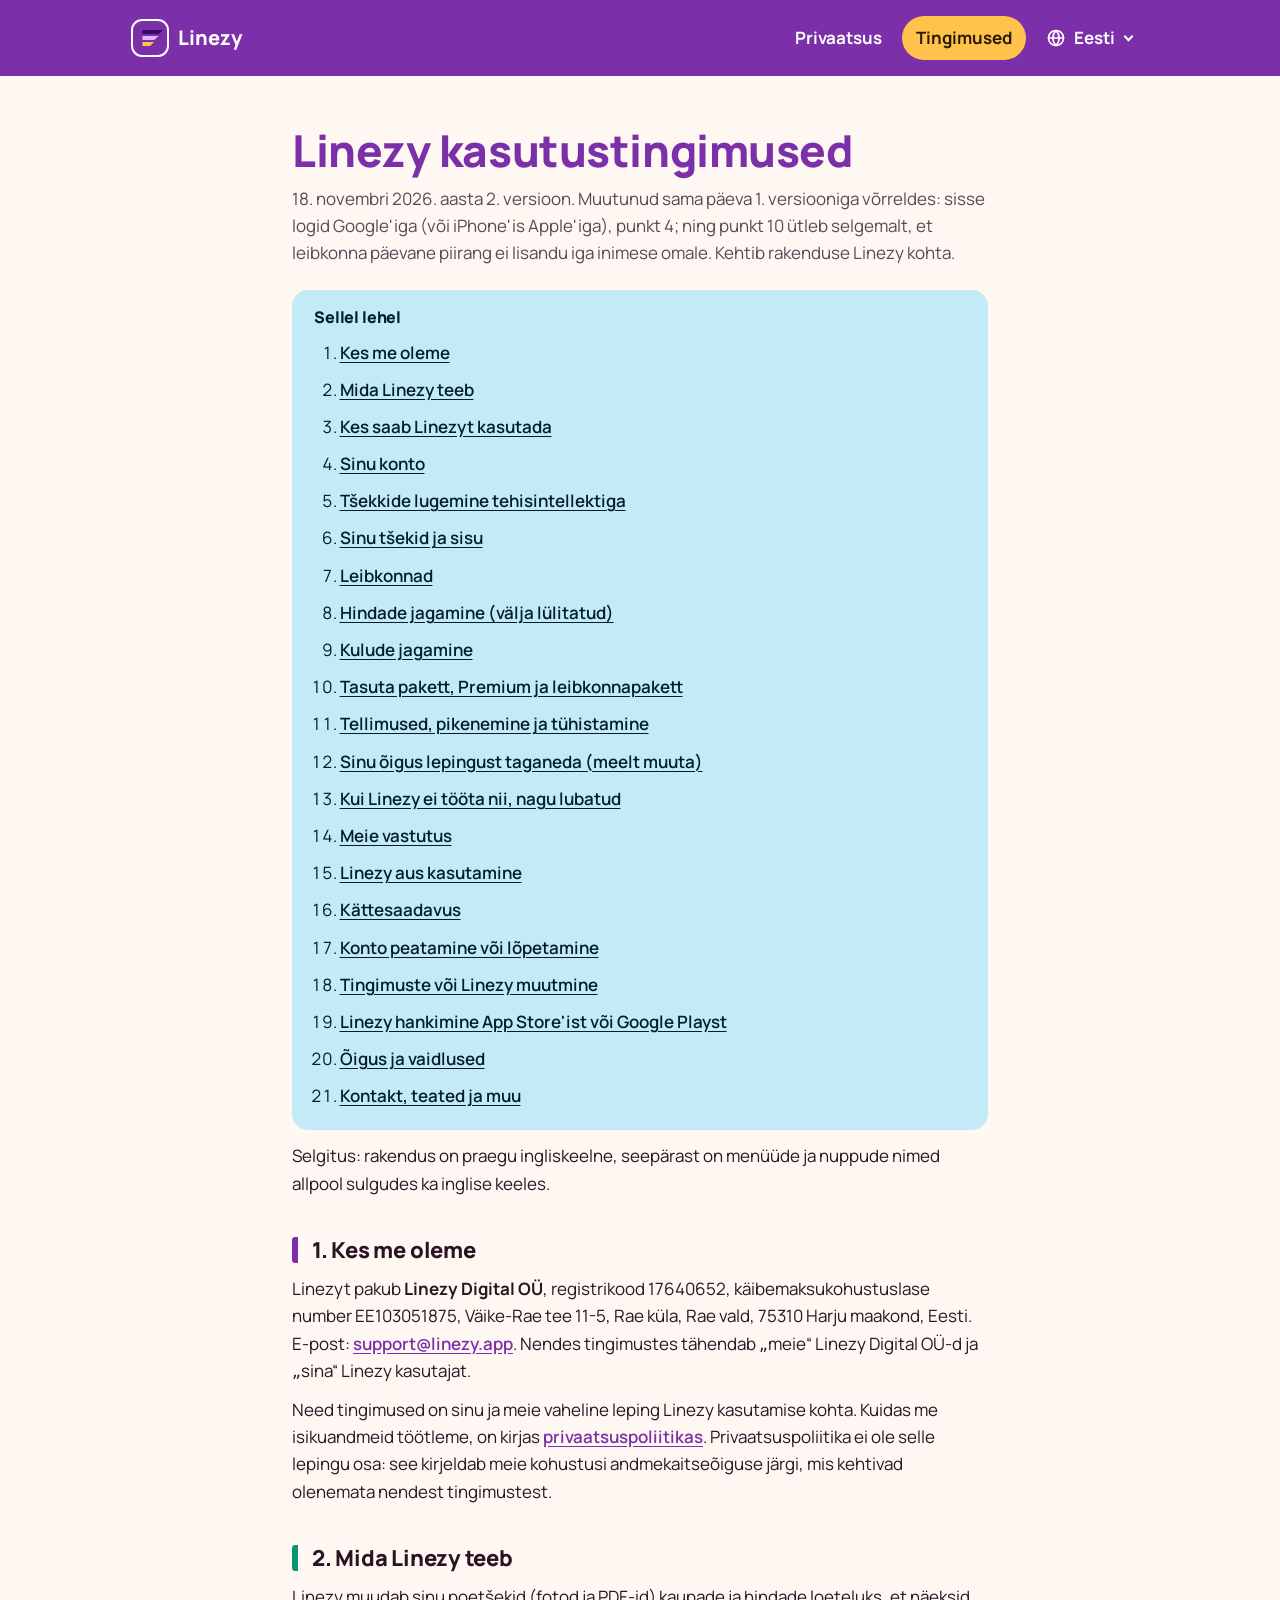
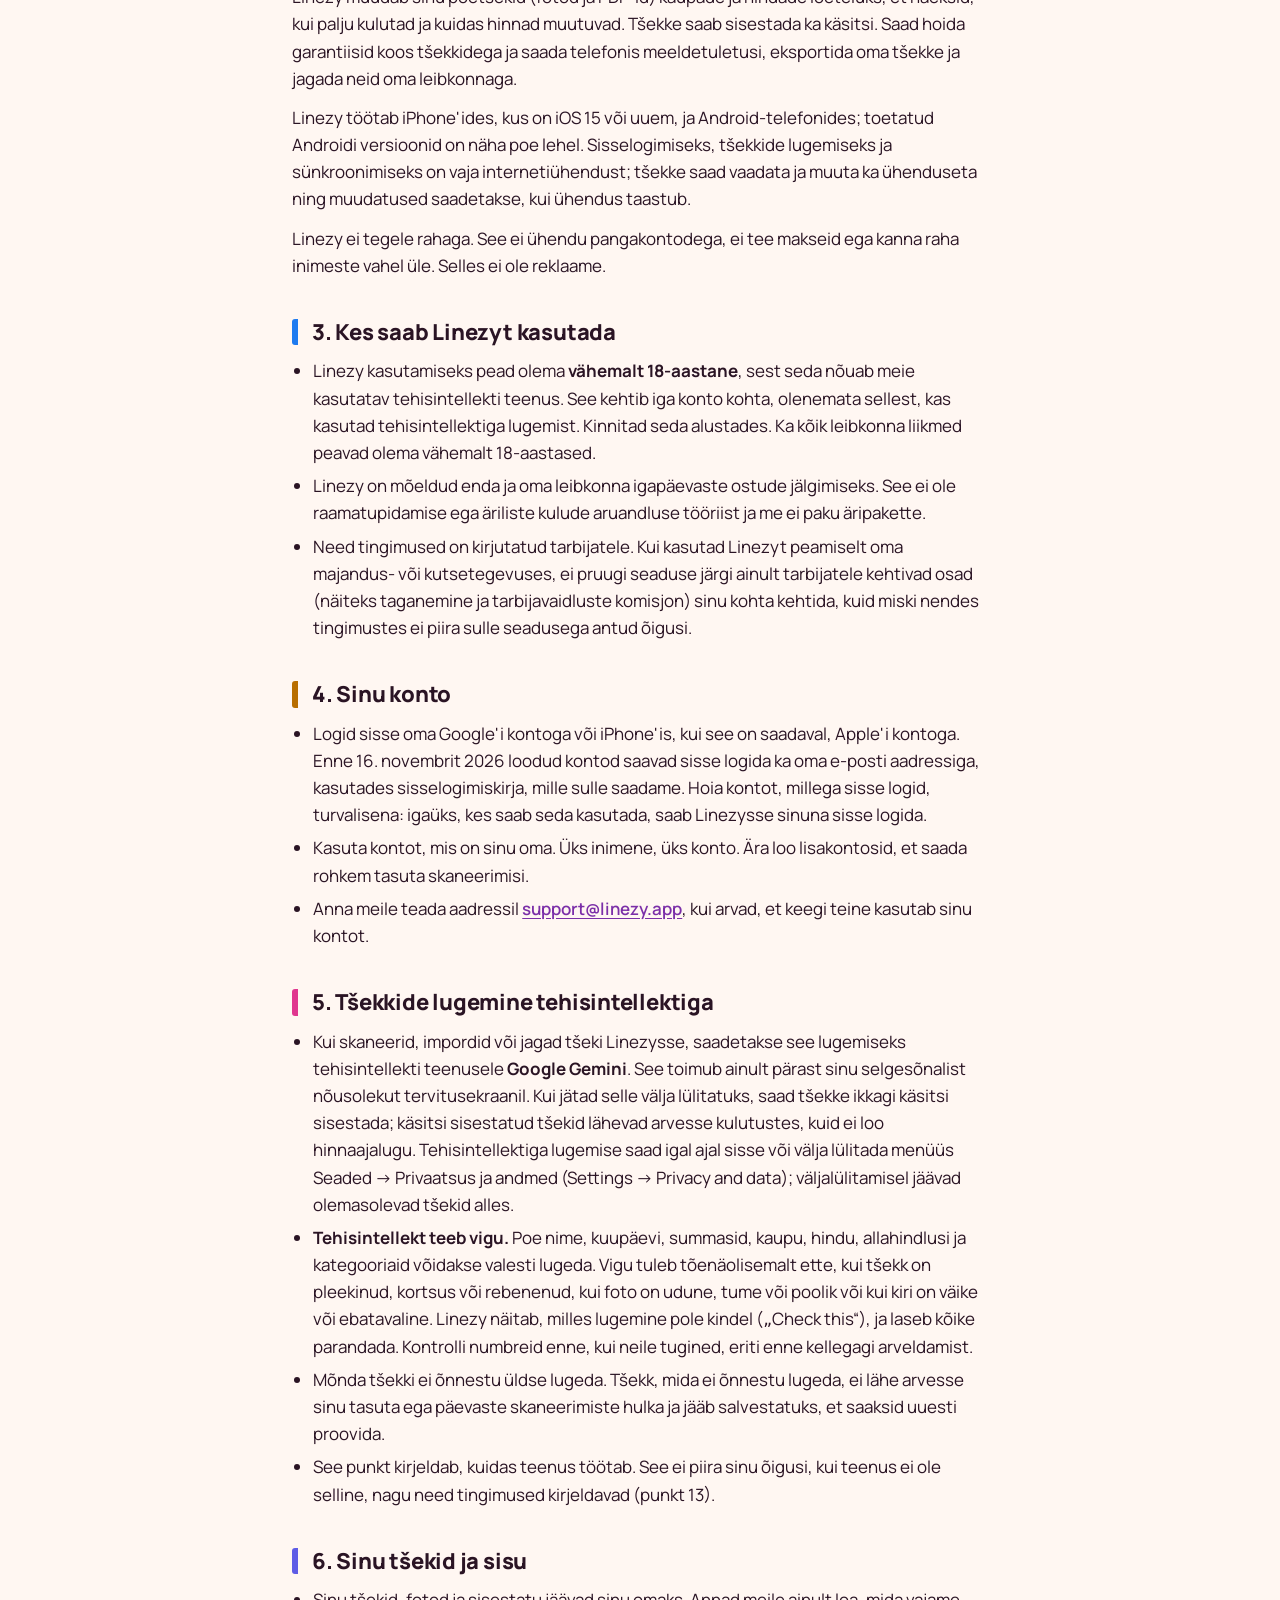
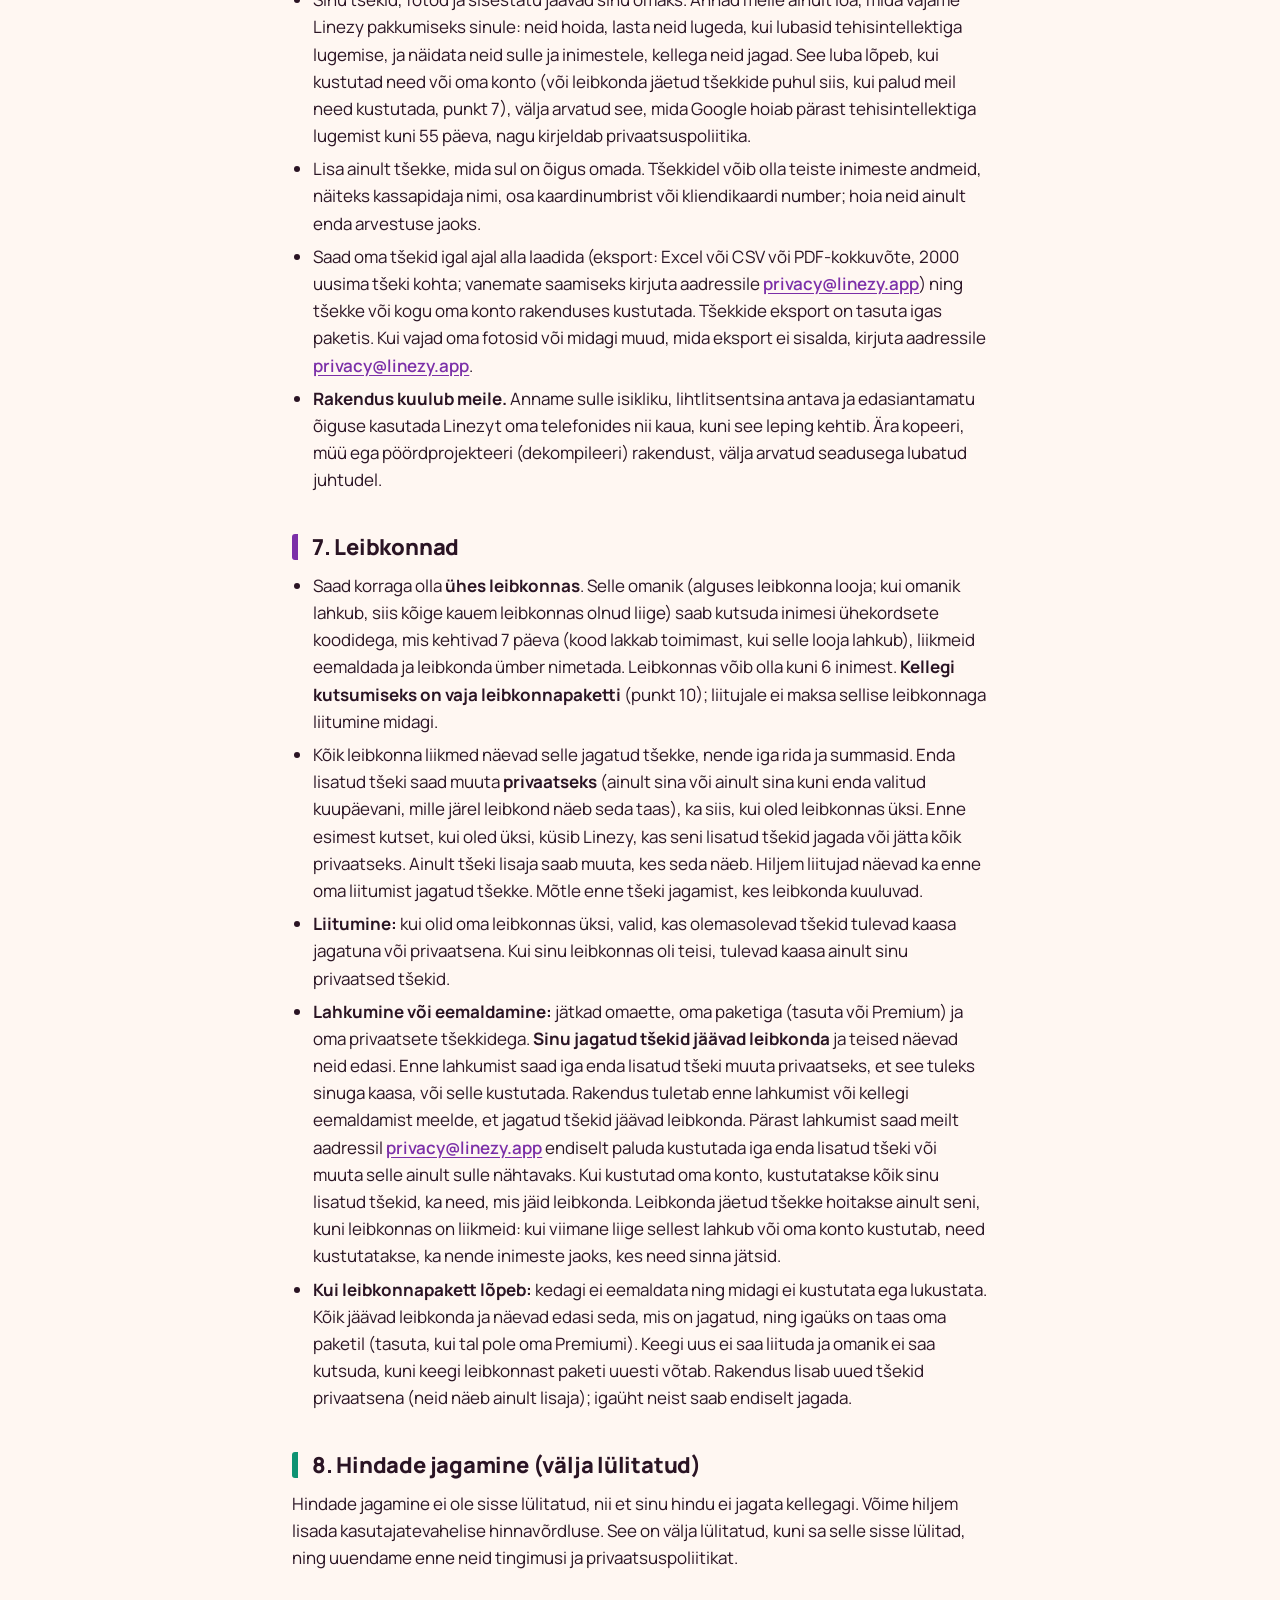
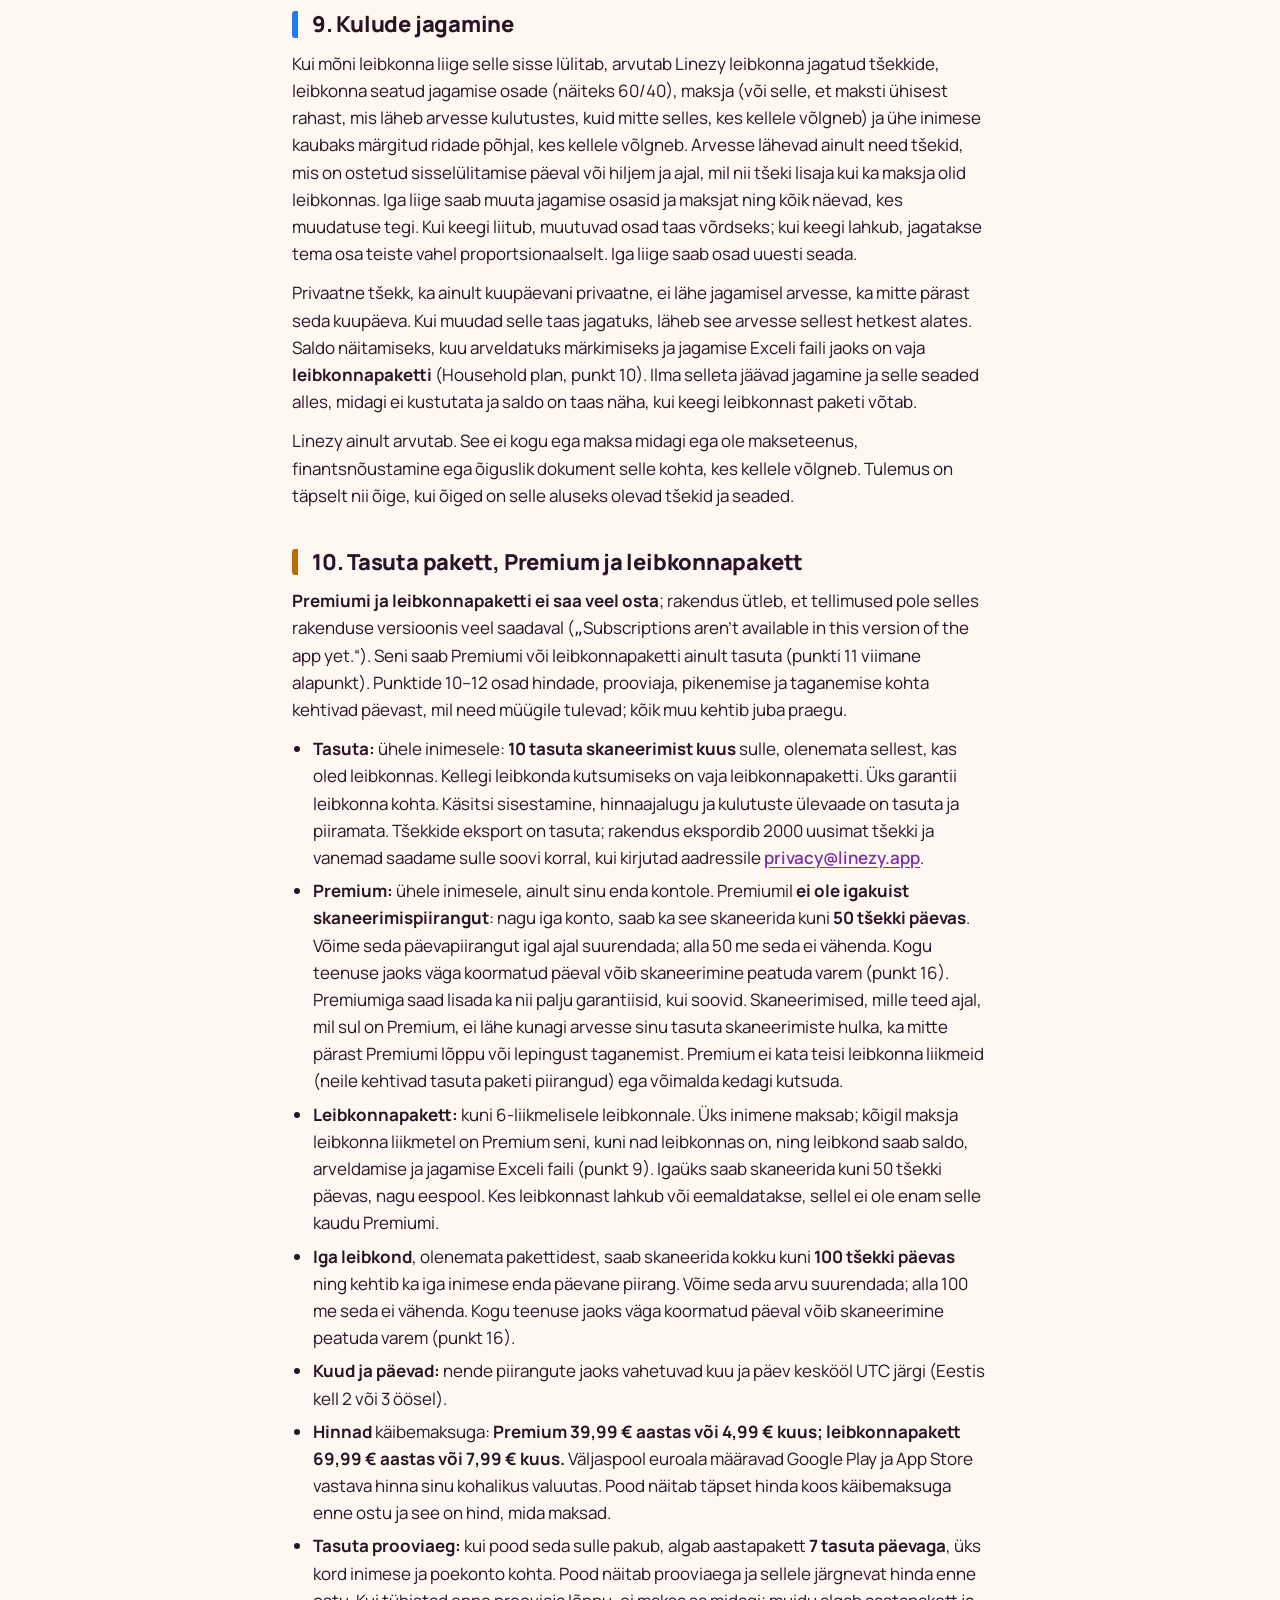
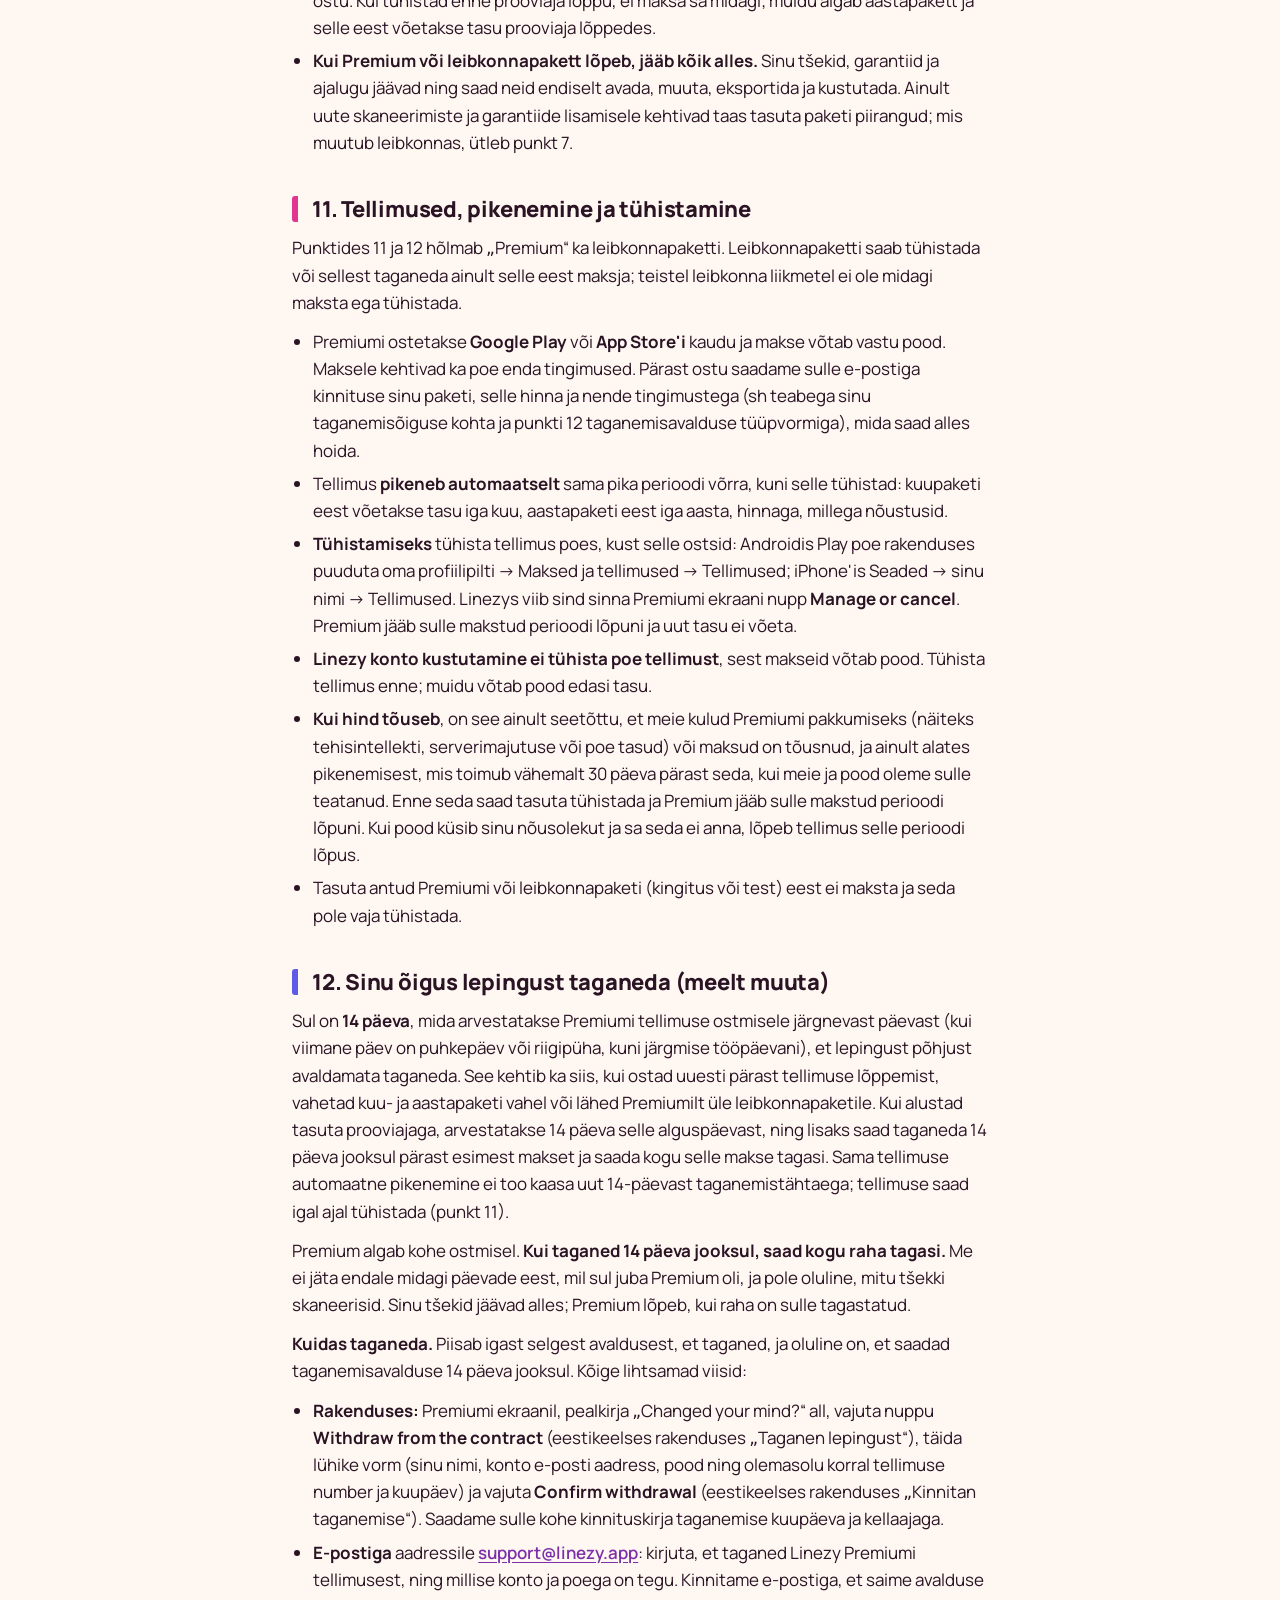
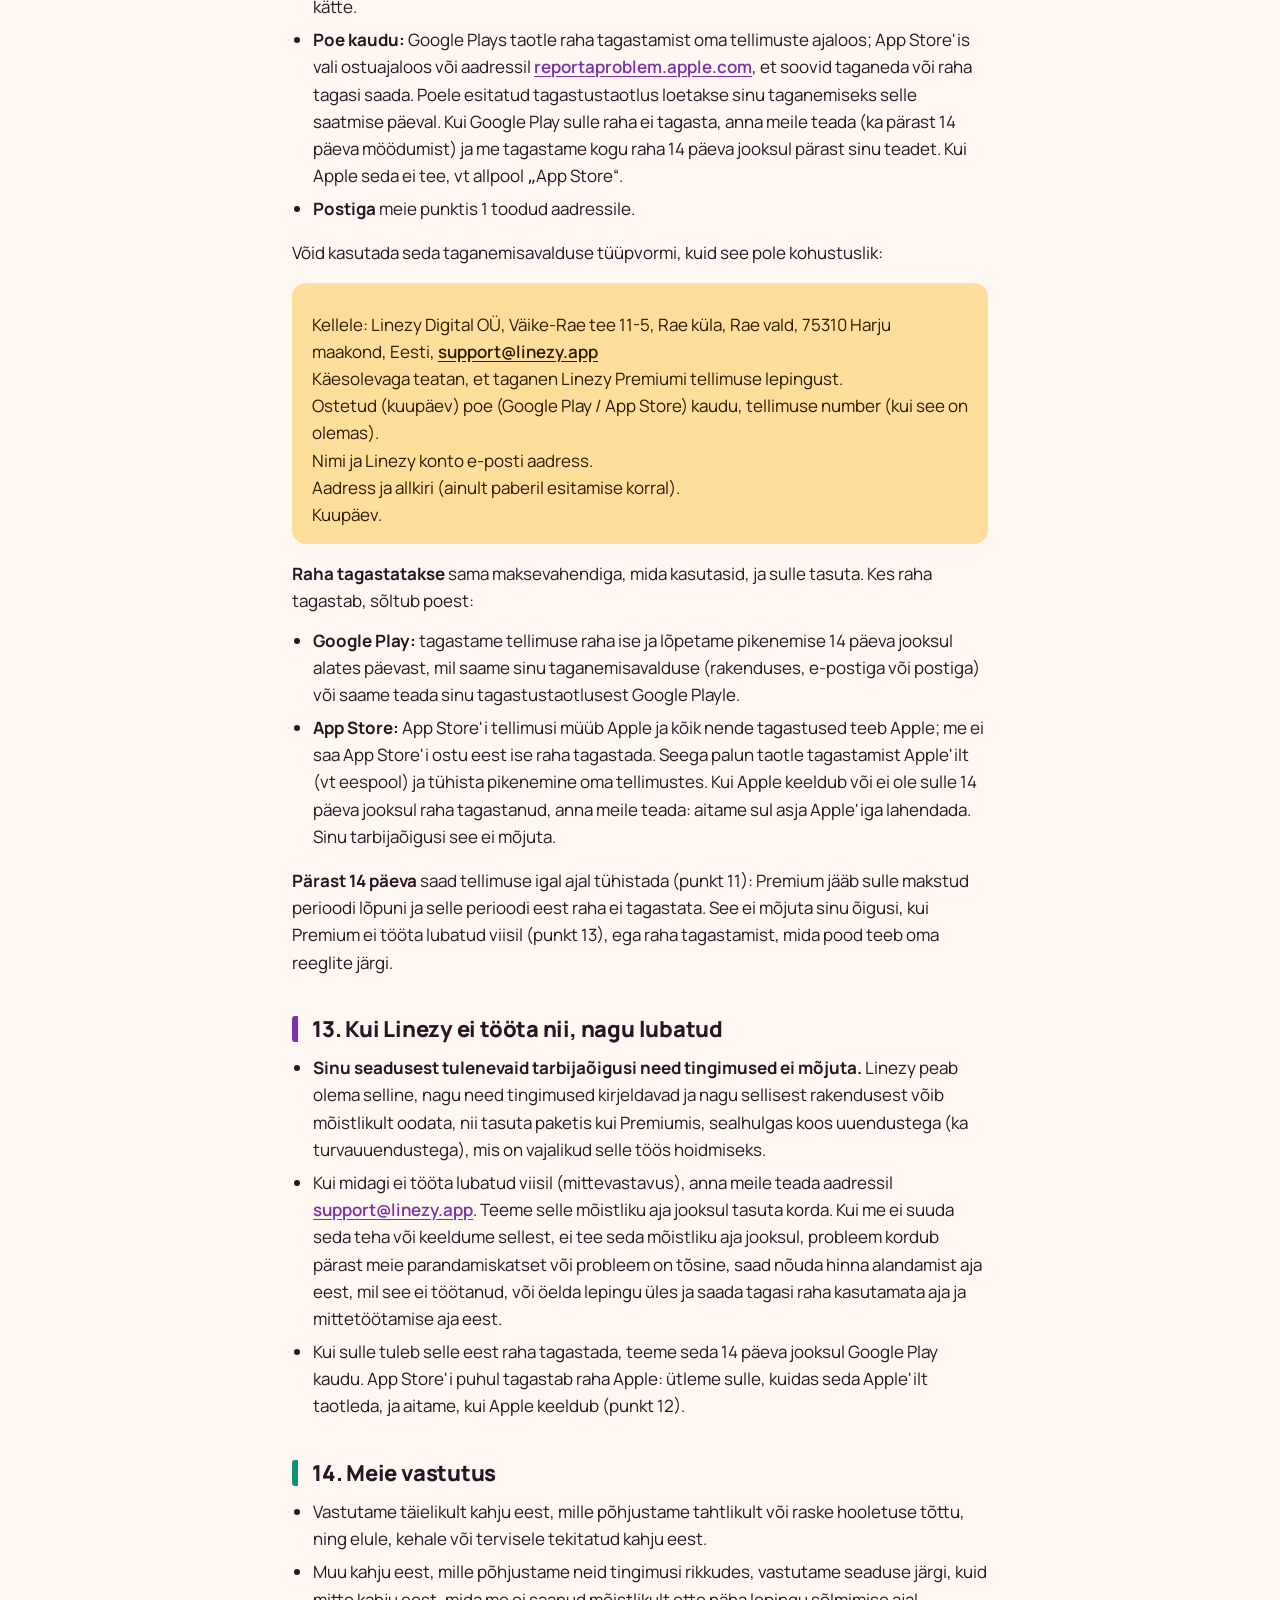
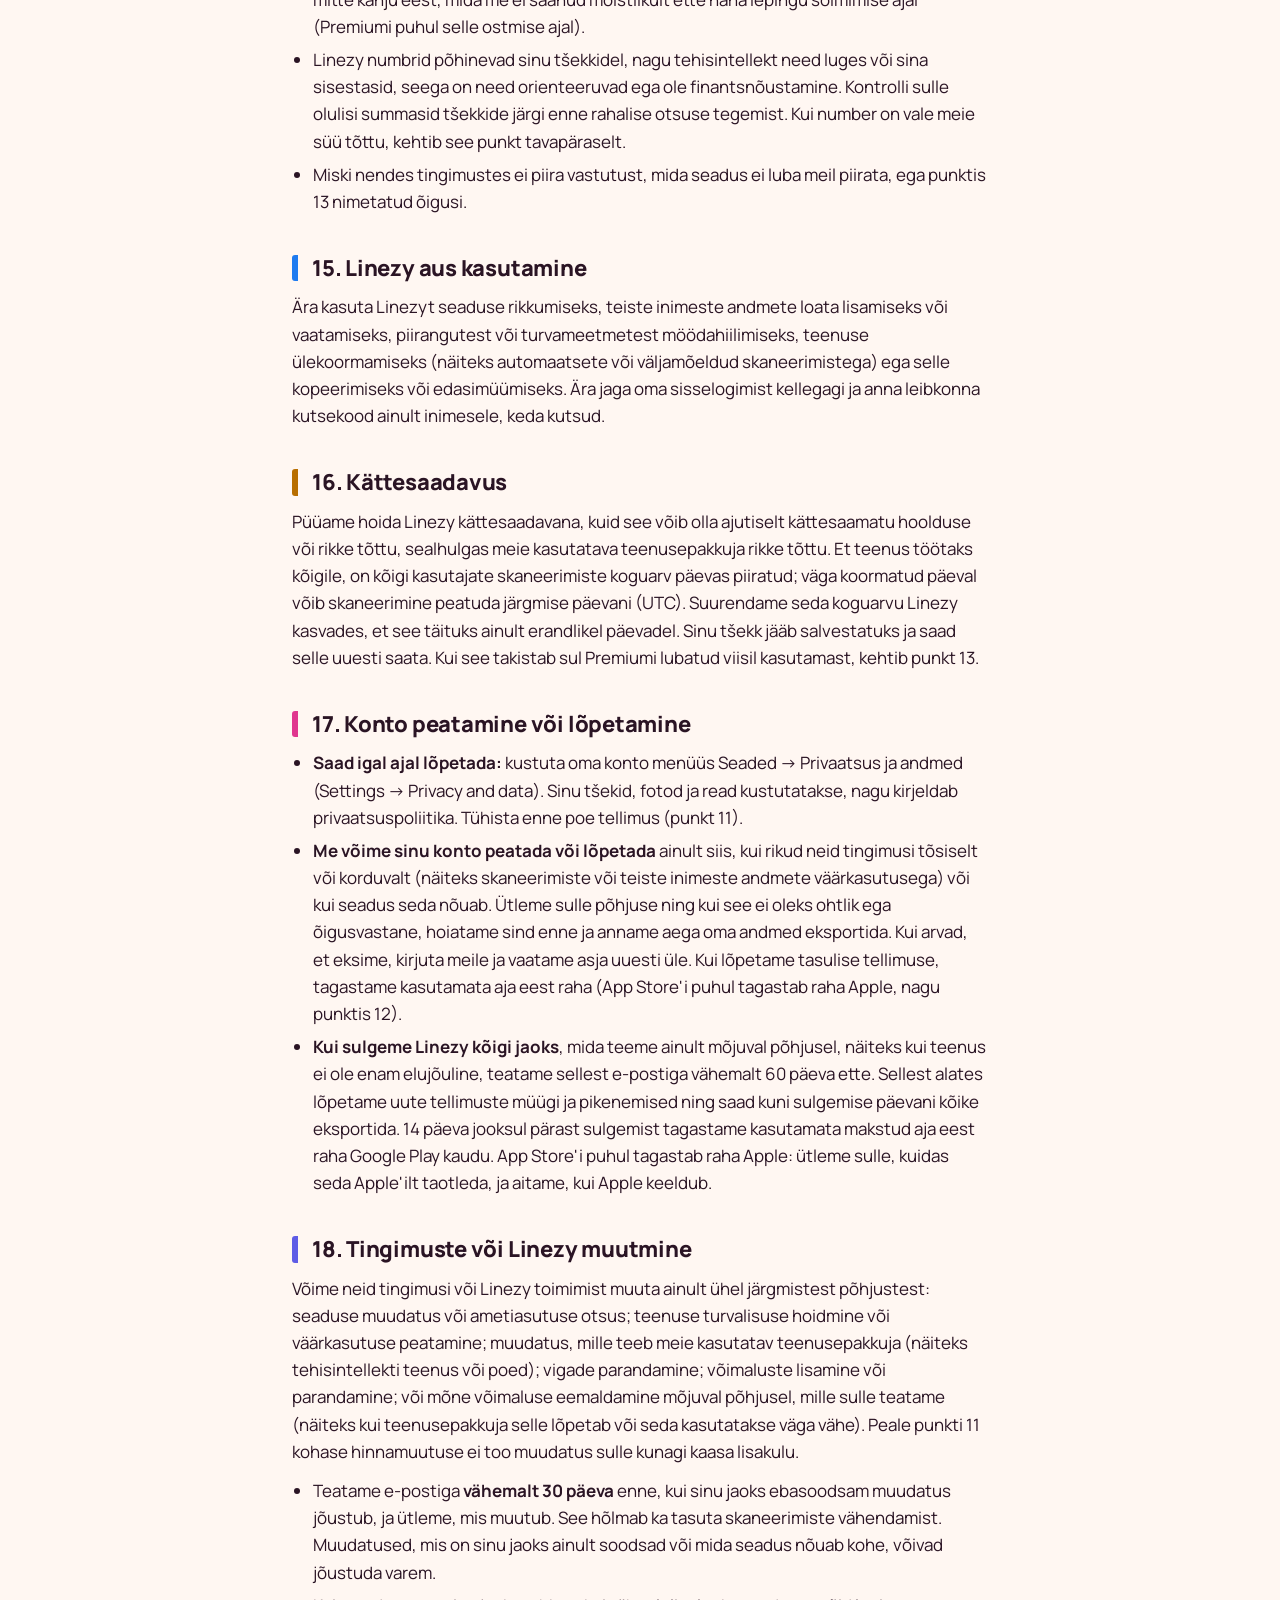
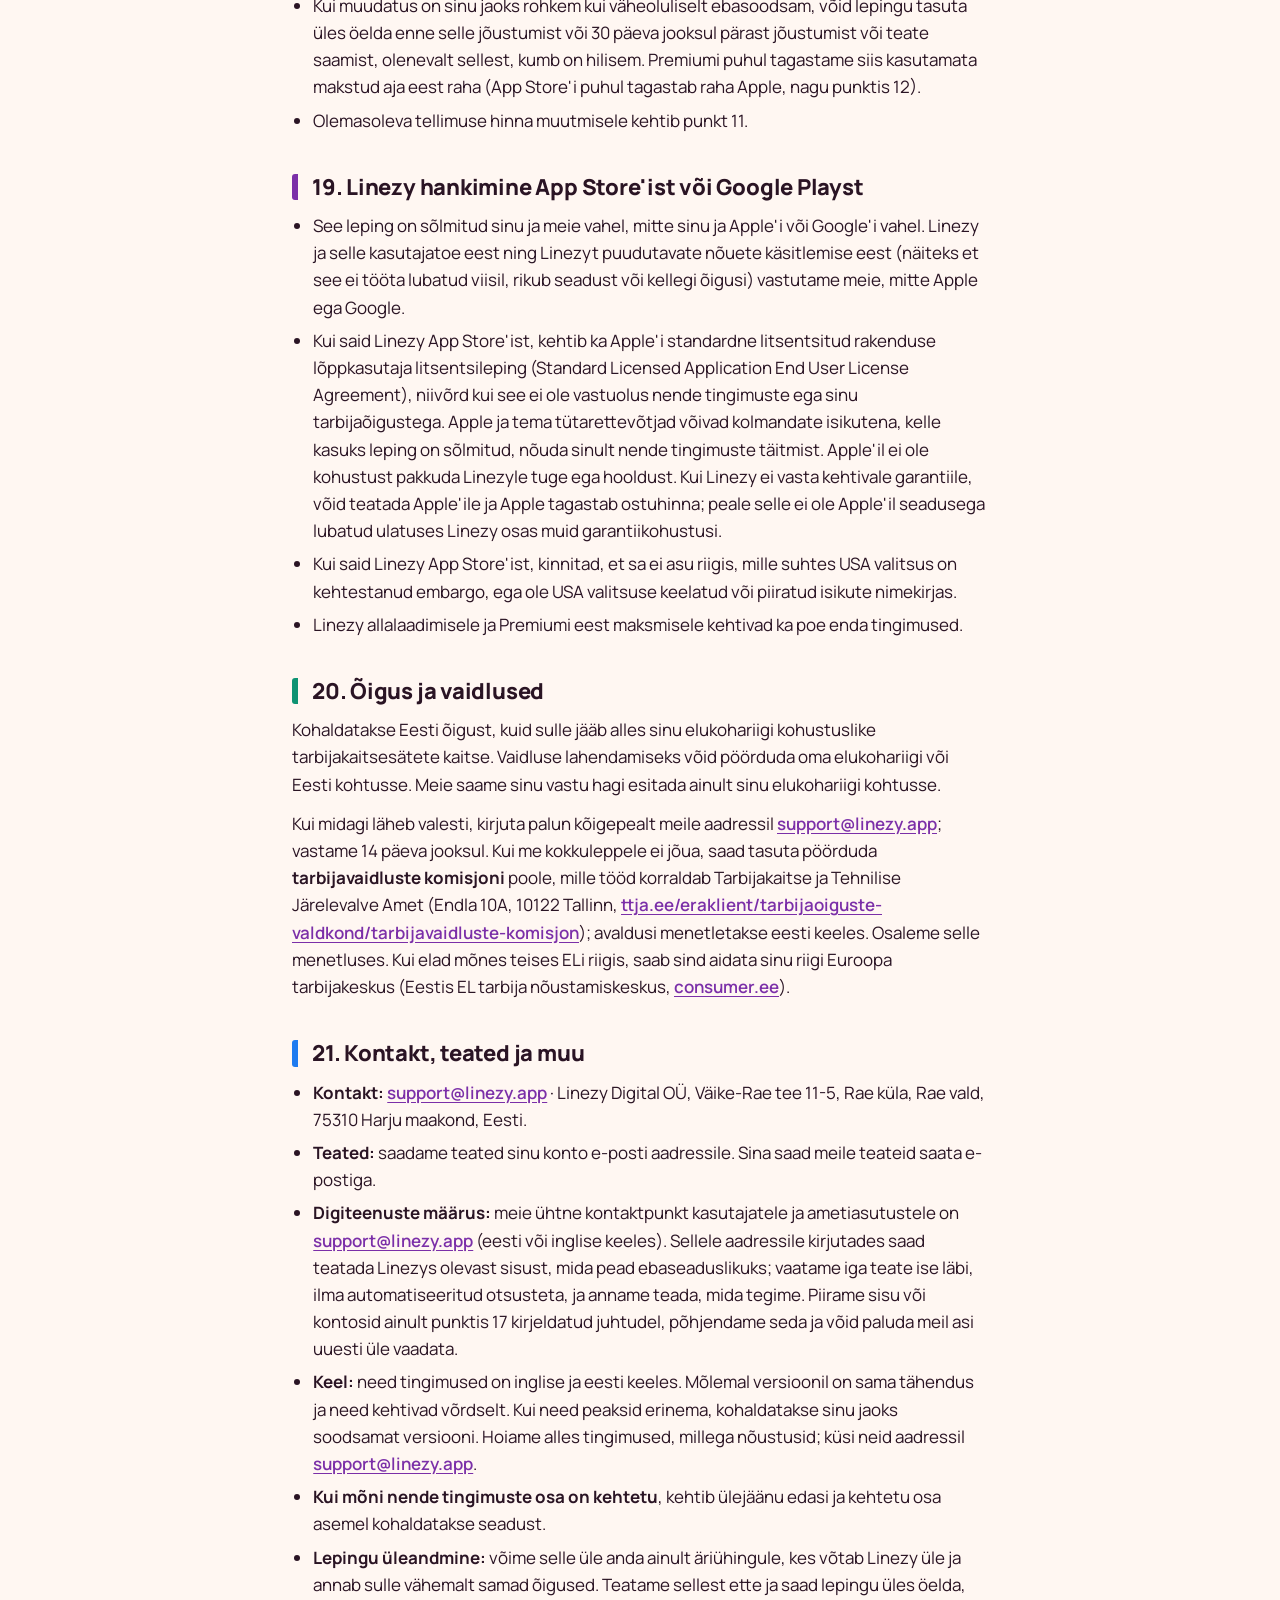
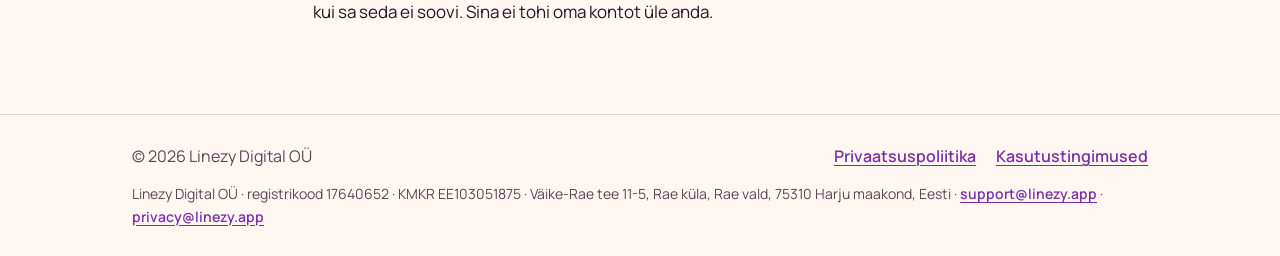
<file: terms-et.html>
<!doctype html>
<html lang="et">
<head>
<meta charset="utf-8">
<meta name="viewport" content="width=device-width, initial-scale=1">
<meta http-equiv="Content-Security-Policy" content="default-src 'none'; script-src 'self'; style-src 'self'; font-src 'self'; img-src 'self'; base-uri 'none'; form-action 'none'">
<meta name="referrer" content="no-referrer">
<meta name="color-scheme" content="light dark">
<meta name="theme-color" content="#7B2FA8">
<title>Kasutustingimused: Linezy</title>
<meta name="description" content="Rakenduse Linezy kasutamise tingimused.">
<link rel="alternate" hreflang="en" href="terms.html">
<link rel="icon" href="img/icon.svg" type="image/svg+xml">
<link rel="stylesheet" href="style.css?v=20261118">
<script src="lang.js?v=20261118" defer></script>
</head>
<body>
<a class="skip" href="#main">Edasi sisu juurde</a>
<header class="site-header on-hero">
  <div class="wrap">
    <a class="brand" href="./"><img src="img/icon.svg" alt="" width="36" height="36">Linezy</a>
    <nav class="site-nav" aria-label="Peamenüü">
      <a href="privacy-et.html">Privaatsus</a>
      <a href="terms-et.html" aria-current="page">Tingimused</a>
      <details class="lang">
        <summary aria-label="Keel: eesti"><svg class="ic" viewBox="0 0 24 24" aria-hidden="true"><circle cx="12" cy="12" r="9"/><path d="M3 12h18M12 3c2.5 2.7 3.8 5.7 3.8 9s-1.3 6.3-3.8 9c-2.5-2.7-3.8-5.7-3.8-9S9.5 5.7 12 3z"/></svg><span>Eesti</span></summary>
        <ul>
          <li><a href="terms.html" hreflang="en" lang="en">English</a></li>
          <li><a href="terms-et.html" hreflang="et" lang="et" aria-current="true">Eesti</a></li>
        </ul>
      </details>
    </nav>
  </div>
</header>

<main id="main" class="doc">
  <h1>Linezy kasutustingimused</h1>
  <p class="meta">18. novembri 2026. aasta 2. versioon. Muutunud sama päeva 1. versiooniga võrreldes: sisse logid Google'iga (või iPhone'is Apple'iga), punkt 4; ning punkt 10 ütleb selgemalt, et leibkonna päevane piirang ei lisandu iga inimese omale. Kehtib rakenduse Linezy kohta.</p>

  <nav class="toc" aria-labelledby="toc-h">
    <h2 id="toc-h">Sellel lehel</h2>
    <ol>
      <li><a href="#s1">Kes me oleme</a></li>
      <li><a href="#s2">Mida Linezy teeb</a></li>
      <li><a href="#s3">Kes saab Linezyt kasutada</a></li>
      <li><a href="#s4">Sinu konto</a></li>
      <li><a href="#s5">Tšekkide lugemine tehisintellektiga</a></li>
      <li><a href="#s6">Sinu tšekid ja sisu</a></li>
      <li><a href="#s7">Leibkonnad</a></li>
      <li><a href="#s8">Hindade jagamine (välja lülitatud)</a></li>
      <li><a href="#s9">Kulude jagamine</a></li>
      <li><a href="#s10">Tasuta pakett, Premium ja leibkonnapakett</a></li>
      <li><a href="#s11">Tellimused, pikenemine ja tühistamine</a></li>
      <li><a href="#s12">Sinu õigus lepingust taganeda (meelt muuta)</a></li>
      <li><a href="#s13">Kui Linezy ei tööta nii, nagu lubatud</a></li>
      <li><a href="#s14">Meie vastutus</a></li>
      <li><a href="#s15">Linezy aus kasutamine</a></li>
      <li><a href="#s16">Kättesaadavus</a></li>
      <li><a href="#s17">Konto peatamine või lõpetamine</a></li>
      <li><a href="#s18">Tingimuste või Linezy muutmine</a></li>
      <li><a href="#s19">Linezy hankimine App Store'ist või Google Playst</a></li>
      <li><a href="#s20">Õigus ja vaidlused</a></li>
      <li><a href="#s21">Kontakt, teated ja muu</a></li>
    </ol>
  </nav>

  <p>Selgitus: rakendus on praegu ingliskeelne, seepärast on menüüde ja nuppude nimed allpool sulgudes ka inglise keeles.</p>
  <h2 id="s1">1. Kes me oleme</h2>
  <p>Linezyt pakub <strong>Linezy Digital OÜ</strong>, registrikood 17640652, käibemaksukohustuslase number EE103051875, Väike-Rae tee 11-5, Rae küla, Rae vald, 75310 Harju maakond, Eesti. E-post: <strong><a href="mailto:support@linezy.app">support@linezy.app</a></strong>. Nendes tingimustes tähendab „meie“ Linezy Digital OÜ-d ja „sina“ Linezy kasutajat.</p>
  <p>Need tingimused on sinu ja meie vaheline leping Linezy kasutamise kohta. Kuidas me isikuandmeid töötleme, on kirjas <a href="privacy-et.html">privaatsuspoliitikas</a>. Privaatsuspoliitika ei ole selle lepingu osa: see kirjeldab meie kohustusi andmekaitseõiguse järgi, mis kehtivad olenemata nendest tingimustest.</p>
  <h2 id="s2">2. Mida Linezy teeb</h2>
  <p>Linezy muudab sinu poetšekid (fotod ja PDF-id) kaupade ja hindade loeteluks, et näeksid, kui palju kulutad ja kuidas hinnad muutuvad. Tšekke saab sisestada ka käsitsi. Saad hoida garantiisid koos tšekkidega ja saada telefonis meeldetuletusi, eksportida oma tšekke ja jagada neid oma leibkonnaga.</p>
  <p>Linezy töötab iPhone'ides, kus on iOS 15 või uuem, ja Android-telefonides; toetatud Androidi versioonid on näha poe lehel. Sisselogimiseks, tšekkide lugemiseks ja sünkroonimiseks on vaja internetiühendust; tšekke saad vaadata ja muuta ka ühenduseta ning muudatused saadetakse, kui ühendus taastub.</p>
  <p>Linezy ei tegele rahaga. See ei ühendu pangakontodega, ei tee makseid ega kanna raha inimeste vahel üle. Selles ei ole reklaame.</p>
  <h2 id="s3">3. Kes saab Linezyt kasutada</h2>
  <ul>
    <li>Linezy kasutamiseks pead olema <strong>vähemalt 18-aastane</strong>, sest seda nõuab meie kasutatav tehisintellekti teenus. See kehtib iga konto kohta, olenemata sellest, kas kasutad tehisintellektiga lugemist. Kinnitad seda alustades. Ka kõik leibkonna liikmed peavad olema vähemalt 18-aastased.</li>
    <li>Linezy on mõeldud enda ja oma leibkonna igapäevaste ostude jälgimiseks. See ei ole raamatupidamise ega äriliste kulude aruandluse tööriist ja me ei paku äripakette.</li>
    <li>Need tingimused on kirjutatud tarbijatele. Kui kasutad Linezyt peamiselt oma majandus- või kutsetegevuses, ei pruugi seaduse järgi ainult tarbijatele kehtivad osad (näiteks taganemine ja tarbijavaidluste komisjon) sinu kohta kehtida, kuid miski nendes tingimustes ei piira sulle seadusega antud õigusi.</li>
  </ul>
  <h2 id="s4">4. Sinu konto</h2>
  <ul>
    <li>Logid sisse oma Google'i kontoga või iPhone'is, kui see on saadaval, Apple'i kontoga. Enne 16. novembrit 2026 loodud kontod saavad sisse logida ka oma e-posti aadressiga, kasutades sisselogimiskirja, mille sulle saadame. Hoia kontot, millega sisse logid, turvalisena: igaüks, kes saab seda kasutada, saab Linezysse sinuna sisse logida.</li>
    <li>Kasuta kontot, mis on sinu oma. Üks inimene, üks konto. Ära loo lisakontosid, et saada rohkem tasuta skaneerimisi.</li>
    <li>Anna meile teada aadressil <a href="mailto:support@linezy.app">support@linezy.app</a>, kui arvad, et keegi teine kasutab sinu kontot.</li>
  </ul>
  <h2 id="s5">5. Tšekkide lugemine tehisintellektiga</h2>
  <ul>
    <li>Kui skaneerid, impordid või jagad tšeki Linezysse, saadetakse see lugemiseks tehisintellekti teenusele <strong>Google Gemini</strong>. See toimub ainult pärast sinu selgesõnalist nõusolekut tervitusekraanil. Kui jätad selle välja lülitatuks, saad tšekke ikkagi käsitsi sisestada; käsitsi sisestatud tšekid lähevad arvesse kulutustes, kuid ei loo hinnaajalugu. Tehisintellektiga lugemise saad igal ajal sisse või välja lülitada menüüs Seaded → Privaatsus ja andmed (Settings → Privacy and data); väljalülitamisel jäävad olemasolevad tšekid alles.</li>
    <li><strong>Tehisintellekt teeb vigu.</strong> Poe nime, kuupäevi, summasid, kaupu, hindu, allahindlusi ja kategooriaid võidakse valesti lugeda. Vigu tuleb tõenäolisemalt ette, kui tšekk on pleekinud, kortsus või rebenenud, kui foto on udune, tume või poolik või kui kiri on väike või ebatavaline. Linezy näitab, milles lugemine pole kindel („Check this“), ja laseb kõike parandada. Kontrolli numbreid enne, kui neile tugined, eriti enne kellegagi arveldamist.</li>
    <li>Mõnda tšekki ei õnnestu üldse lugeda. Tšekk, mida ei õnnestu lugeda, ei lähe arvesse sinu tasuta ega päevaste skaneerimiste hulka ja jääb salvestatuks, et saaksid uuesti proovida.</li>
    <li>See punkt kirjeldab, kuidas teenus töötab. See ei piira sinu õigusi, kui teenus ei ole selline, nagu need tingimused kirjeldavad (punkt 13).</li>
  </ul>
  <h2 id="s6">6. Sinu tšekid ja sisu</h2>
  <ul>
    <li>Sinu tšekid, fotod ja sisestatu jäävad sinu omaks. Annad meile ainult loa, mida vajame Linezy pakkumiseks sinule: neid hoida, lasta neid lugeda, kui lubasid tehisintellektiga lugemise, ja näidata neid sulle ja inimestele, kellega neid jagad. See luba lõpeb, kui kustutad need või oma konto (või leibkonda jäetud tšekkide puhul siis, kui palud meil need kustutada, punkt 7), välja arvatud see, mida Google hoiab pärast tehisintellektiga lugemist kuni 55 päeva, nagu kirjeldab privaatsuspoliitika.</li>
    <li>Lisa ainult tšekke, mida sul on õigus omada. Tšekkidel võib olla teiste inimeste andmeid, näiteks kassapidaja nimi, osa kaardinumbrist või kliendikaardi number; hoia neid ainult enda arvestuse jaoks.</li>
    <li>Saad oma tšekid igal ajal alla laadida (eksport: Excel või CSV või PDF-kokkuvõte, 2000 uusima tšeki kohta; vanemate saamiseks kirjuta aadressile <a href="mailto:privacy@linezy.app">privacy@linezy.app</a>) ning tšekke või kogu oma konto rakenduses kustutada. Tšekkide eksport on tasuta igas paketis. Kui vajad oma fotosid või midagi muud, mida eksport ei sisalda, kirjuta aadressile <a href="mailto:privacy@linezy.app">privacy@linezy.app</a>.</li>
    <li><strong>Rakendus kuulub meile.</strong> Anname sulle isikliku, lihtlitsentsina antava ja edasiantamatu õiguse kasutada Linezyt oma telefonides nii kaua, kuni see leping kehtib. Ära kopeeri, müü ega pöördprojekteeri (dekompileeri) rakendust, välja arvatud seadusega lubatud juhtudel.</li>
  </ul>
  <h2 id="s7">7. Leibkonnad</h2>
  <ul>
    <li>Saad korraga olla <strong>ühes leibkonnas</strong>. Selle omanik (alguses leibkonna looja; kui omanik lahkub, siis kõige kauem leibkonnas olnud liige) saab kutsuda inimesi ühekordsete koodidega, mis kehtivad 7 päeva (kood lakkab toimimast, kui selle looja lahkub), liikmeid eemaldada ja leibkonda ümber nimetada. Leibkonnas võib olla kuni 6 inimest. <strong>Kellegi kutsumiseks on vaja leibkonnapaketti</strong> (punkt 10); liitujale ei maksa sellise leibkonnaga liitumine midagi.</li>
    <li>Kõik leibkonna liikmed näevad selle jagatud tšekke, nende iga rida ja summasid. Enda lisatud tšeki saad muuta <strong>privaatseks</strong> (ainult sina või ainult sina kuni enda valitud kuupäevani, mille järel leibkond näeb seda taas), ka siis, kui oled leibkonnas üksi. Enne esimest kutset, kui oled üksi, küsib Linezy, kas seni lisatud tšekid jagada või jätta kõik privaatseks. Ainult tšeki lisaja saab muuta, kes seda näeb. Hiljem liitujad näevad ka enne oma liitumist jagatud tšekke. Mõtle enne tšeki jagamist, kes leibkonda kuuluvad.</li>
    <li><strong>Liitumine:</strong> kui olid oma leibkonnas üksi, valid, kas olemasolevad tšekid tulevad kaasa jagatuna või privaatsena. Kui sinu leibkonnas oli teisi, tulevad kaasa ainult sinu privaatsed tšekid.</li>
    <li><strong>Lahkumine või eemaldamine:</strong> jätkad omaette, oma paketiga (tasuta või Premium) ja oma privaatsete tšekkidega. <strong>Sinu jagatud tšekid jäävad leibkonda</strong> ja teised näevad neid edasi. Enne lahkumist saad iga enda lisatud tšeki muuta privaatseks, et see tuleks sinuga kaasa, või selle kustutada. Rakendus tuletab enne lahkumist või kellegi eemaldamist meelde, et jagatud tšekid jäävad leibkonda. Pärast lahkumist saad meilt aadressil <a href="mailto:privacy@linezy.app">privacy@linezy.app</a> endiselt paluda kustutada iga enda lisatud tšeki või muuta selle ainult sulle nähtavaks. Kui kustutad oma konto, kustutatakse kõik sinu lisatud tšekid, ka need, mis jäid leibkonda. Leibkonda jäetud tšekke hoitakse ainult seni, kuni leibkonnas on liikmeid: kui viimane liige sellest lahkub või oma konto kustutab, need kustutatakse, ka nende inimeste jaoks, kes need sinna jätsid.</li>
    <li><strong>Kui leibkonnapakett lõpeb:</strong> kedagi ei eemaldata ning midagi ei kustutata ega lukustata. Kõik jäävad leibkonda ja näevad edasi seda, mis on jagatud, ning igaüks on taas oma paketil (tasuta, kui tal pole oma Premiumi). Keegi uus ei saa liituda ja omanik ei saa kutsuda, kuni keegi leibkonnast paketi uuesti võtab. Rakendus lisab uued tšekid privaatsena (neid näeb ainult lisaja); igaüht neist saab endiselt jagada.</li>
  </ul>
  <h2 id="s8">8. Hindade jagamine (välja lülitatud)</h2>
  <p>Hindade jagamine ei ole sisse lülitatud, nii et sinu hindu ei jagata kellegagi. Võime hiljem lisada kasutajatevahelise hinnavõrdluse. See on välja lülitatud, kuni sa selle sisse lülitad, ning uuendame enne neid tingimusi ja privaatsuspoliitikat.</p>
  <h2 id="s9">9. Kulude jagamine</h2>
  <p>Kui mõni leibkonna liige selle sisse lülitab, arvutab Linezy leibkonna jagatud tšekkide, leibkonna seatud jagamise osade (näiteks 60/40), maksja (või selle, et maksti ühisest rahast, mis läheb arvesse kulutustes, kuid mitte selles, kes kellele võlgneb) ja ühe inimese kaubaks märgitud ridade põhjal, kes kellele võlgneb. Arvesse lähevad ainult need tšekid, mis on ostetud sisselülitamise päeval või hiljem ja ajal, mil nii tšeki lisaja kui ka maksja olid leibkonnas. Iga liige saab muuta jagamise osasid ja maksjat ning kõik näevad, kes muudatuse tegi. Kui keegi liitub, muutuvad osad taas võrdseks; kui keegi lahkub, jagatakse tema osa teiste vahel proportsionaalselt. Iga liige saab osad uuesti seada.</p>
  <p>Privaatne tšekk, ka ainult kuupäevani privaatne, ei lähe jagamisel arvesse, ka mitte pärast seda kuupäeva. Kui muudad selle taas jagatuks, läheb see arvesse sellest hetkest alates. Saldo näitamiseks, kuu arveldatuks märkimiseks ja jagamise Exceli faili jaoks on vaja <strong>leibkonnapaketti</strong> (Household plan, punkt 10). Ilma selleta jäävad jagamine ja selle seaded alles, midagi ei kustutata ja saldo on taas näha, kui keegi leibkonnast paketi võtab.</p>
  <p>Linezy ainult arvutab. See ei kogu ega maksa midagi ega ole makseteenus, finantsnõustamine ega õiguslik dokument selle kohta, kes kellele võlgneb. Tulemus on täpselt nii õige, kui õiged on selle aluseks olevad tšekid ja seaded.</p>
  <h2 id="s10">10. Tasuta pakett, Premium ja leibkonnapakett</h2>
  <p><strong>Premiumi ja leibkonnapaketti ei saa veel osta</strong>; rakendus ütleb, et tellimused pole selles rakenduse versioonis veel saadaval („Subscriptions aren't available in this version of the app yet.“). Seni saab Premiumi või leibkonnapaketti ainult tasuta (punkti 11 viimane alapunkt). Punktide 10–12 osad hindade, prooviaja, pikenemise ja taganemise kohta kehtivad päevast, mil need müügile tulevad; kõik muu kehtib juba praegu.</p>
  <ul>
    <li><strong>Tasuta:</strong> ühele inimesele: <strong>10 tasuta skaneerimist kuus</strong> sulle, olenemata sellest, kas oled leibkonnas. Kellegi leibkonda kutsumiseks on vaja leibkonnapaketti. Üks garantii leibkonna kohta. Käsitsi sisestamine, hinnaajalugu ja kulutuste ülevaade on tasuta ja piiramata. Tšekkide eksport on tasuta; rakendus ekspordib 2000 uusimat tšekki ja vanemad saadame sulle soovi korral, kui kirjutad aadressile <a href="mailto:privacy@linezy.app">privacy@linezy.app</a>.</li>
    <li><strong>Premium:</strong> ühele inimesele, ainult sinu enda kontole. Premiumil <strong>ei ole igakuist skaneerimispiirangut</strong>: nagu iga konto, saab ka see skaneerida kuni <strong>50 tšekki päevas</strong>. Võime seda päevapiirangut igal ajal suurendada; alla 50 me seda ei vähenda. Kogu teenuse jaoks väga koormatud päeval võib skaneerimine peatuda varem (punkt 16). Premiumiga saad lisada ka nii palju garantiisid, kui soovid. Skaneerimised, mille teed ajal, mil sul on Premium, ei lähe kunagi arvesse sinu tasuta skaneerimiste hulka, ka mitte pärast Premiumi lõppu või lepingust taganemist. Premium ei kata teisi leibkonna liikmeid (neile kehtivad tasuta paketi piirangud) ega võimalda kedagi kutsuda.</li>
    <li><strong>Leibkonnapakett:</strong> kuni 6-liikmelisele leibkonnale. Üks inimene maksab; kõigil maksja leibkonna liikmetel on Premium seni, kuni nad leibkonnas on, ning leibkond saab saldo, arveldamise ja jagamise Exceli faili (punkt 9). Igaüks saab skaneerida kuni 50 tšekki päevas, nagu eespool. Kes leibkonnast lahkub või eemaldatakse, sellel ei ole enam selle kaudu Premiumi.</li>
    <li><strong>Iga leibkond</strong>, olenemata pakettidest, saab skaneerida kokku kuni <strong>100 tšekki päevas</strong> ning kehtib ka iga inimese enda päevane piirang. Võime seda arvu suurendada; alla 100 me seda ei vähenda. Kogu teenuse jaoks väga koormatud päeval võib skaneerimine peatuda varem (punkt 16).</li>
    <li><strong>Kuud ja päevad:</strong> nende piirangute jaoks vahetuvad kuu ja päev keskööl UTC järgi (Eestis kell 2 või 3 öösel).</li>
    <li><strong>Hinnad</strong> käibemaksuga: <strong>Premium 39,99 € aastas või 4,99 € kuus; leibkonnapakett 69,99 € aastas või 7,99 € kuus.</strong> Väljaspool euroala määravad Google Play ja App Store vastava hinna sinu kohalikus valuutas. Pood näitab täpset hinda koos käibemaksuga enne ostu ja see on hind, mida maksad.</li>
    <li><strong>Tasuta prooviaeg:</strong> kui pood seda sulle pakub, algab aastapakett <strong>7 tasuta päevaga</strong>, üks kord inimese ja poekonto kohta. Pood näitab prooviaega ja sellele järgnevat hinda enne ostu. Kui tühistad enne prooviaja lõppu, ei maksa sa midagi; muidu algab aastapakett ja selle eest võetakse tasu prooviaja lõppedes.</li>
    <li><strong>Kui Premium või leibkonnapakett lõpeb, jääb kõik alles.</strong> Sinu tšekid, garantiid ja ajalugu jäävad ning saad neid endiselt avada, muuta, eksportida ja kustutada. Ainult uute skaneerimiste ja garantiide lisamisele kehtivad taas tasuta paketi piirangud; mis muutub leibkonnas, ütleb punkt 7.</li>
  </ul>
  <h2 id="s11">11. Tellimused, pikenemine ja tühistamine</h2>
  <p>Punktides 11 ja 12 hõlmab „Premium“ ka leibkonnapaketti. Leibkonnapaketti saab tühistada või sellest taganeda ainult selle eest maksja; teistel leibkonna liikmetel ei ole midagi maksta ega tühistada.</p>
  <ul>
    <li>Premiumi ostetakse <strong>Google Play</strong> või <strong>App Store'i</strong> kaudu ja makse võtab vastu pood. Maksele kehtivad ka poe enda tingimused. Pärast ostu saadame sulle e-postiga kinnituse sinu paketi, selle hinna ja nende tingimustega (sh teabega sinu taganemisõiguse kohta ja punkti 12 taganemisavalduse tüüpvormiga), mida saad alles hoida.</li>
    <li>Tellimus <strong>pikeneb automaatselt</strong> sama pika perioodi võrra, kuni selle tühistad: kuupaketi eest võetakse tasu iga kuu, aastapaketi eest iga aasta, hinnaga, millega nõustusid.</li>
    <li><strong>Tühistamiseks</strong> tühista tellimus poes, kust selle ostsid: Androidis Play poe rakenduses puuduta oma profiilipilti → Maksed ja tellimused → Tellimused; iPhone'is Seaded → sinu nimi → Tellimused. Linezys viib sind sinna Premiumi ekraani nupp <strong>Manage or cancel</strong>. Premium jääb sulle makstud perioodi lõpuni ja uut tasu ei võeta.</li>
    <li><strong>Linezy konto kustutamine ei tühista poe tellimust</strong>, sest makseid võtab pood. Tühista tellimus enne; muidu võtab pood edasi tasu.</li>
    <li><strong>Kui hind tõuseb</strong>, on see ainult seetõttu, et meie kulud Premiumi pakkumiseks (näiteks tehisintellekti, serverimajutuse või poe tasud) või maksud on tõusnud, ja ainult alates pikenemisest, mis toimub vähemalt 30 päeva pärast seda, kui meie ja pood oleme sulle teatanud. Enne seda saad tasuta tühistada ja Premium jääb sulle makstud perioodi lõpuni. Kui pood küsib sinu nõusolekut ja sa seda ei anna, lõpeb tellimus selle perioodi lõpus.</li>
    <li>Tasuta antud Premiumi või leibkonnapaketi (kingitus või test) eest ei maksta ja seda pole vaja tühistada.</li>
  </ul>
  <h2 id="s12">12. Sinu õigus lepingust taganeda (meelt muuta)</h2>
  <p>Sul on <strong>14 päeva</strong>, mida arvestatakse Premiumi tellimuse ostmisele järgnevast päevast (kui viimane päev on puhkepäev või riigipüha, kuni järgmise tööpäevani), et lepingust põhjust avaldamata taganeda. See kehtib ka siis, kui ostad uuesti pärast tellimuse lõppemist, vahetad kuu- ja aastapaketi vahel või lähed Premiumilt üle leibkonnapaketile. Kui alustad tasuta prooviajaga, arvestatakse 14 päeva selle alguspäevast, ning lisaks saad taganeda 14 päeva jooksul pärast esimest makset ja saada kogu selle makse tagasi. Sama tellimuse automaatne pikenemine ei too kaasa uut 14-päevast taganemistähtaega; tellimuse saad igal ajal tühistada (punkt 11).</p>
  <p>Premium algab kohe ostmisel. <strong>Kui taganed 14 päeva jooksul, saad kogu raha tagasi.</strong> Me ei jäta endale midagi päevade eest, mil sul juba Premium oli, ja pole oluline, mitu tšekki skaneerisid. Sinu tšekid jäävad alles; Premium lõpeb, kui raha on sulle tagastatud.</p>
  <p><strong>Kuidas taganeda.</strong> Piisab igast selgest avaldusest, et taganed, ja oluline on, et saadad taganemisavalduse 14 päeva jooksul. Kõige lihtsamad viisid:</p>
  <ul>
    <li><strong>Rakenduses:</strong> Premiumi ekraanil, pealkirja „Changed your mind?“ all, vajuta nuppu <strong>Withdraw from the contract</strong> (eestikeelses rakenduses „Taganen lepingust“), täida lühike vorm (sinu nimi, konto e-posti aadress, pood ning olemasolu korral tellimuse number ja kuupäev) ja vajuta <strong>Confirm withdrawal</strong> (eestikeelses rakenduses „Kinnitan taganemise“). Saadame sulle kohe kinnituskirja taganemise kuupäeva ja kellaajaga.</li>
    <li><strong>E-postiga</strong> aadressile <a href="mailto:support@linezy.app">support@linezy.app</a>: kirjuta, et taganed Linezy Premiumi tellimusest, ning millise konto ja poega on tegu. Kinnitame e-postiga, et saime avalduse kätte.</li>
    <li><strong>Poe kaudu:</strong> Google Plays taotle raha tagastamist oma tellimuste ajaloos; App Store'is vali ostuajaloos või aadressil <a href="https://reportaproblem.apple.com">reportaproblem.apple.com</a>, et soovid taganeda või raha tagasi saada. Poele esitatud tagastustaotlus loetakse sinu taganemiseks selle saatmise päeval. Kui Google Play sulle raha ei tagasta, anna meile teada (ka pärast 14 päeva möödumist) ja me tagastame kogu raha 14 päeva jooksul pärast sinu teadet. Kui Apple seda ei tee, vt allpool „App Store“.</li>
    <li><strong>Postiga</strong> meie punktis 1 toodud aadressile.</li>
  </ul>
  <p>Võid kasutada seda taganemisavalduse tüüpvormi, kuid see pole kohustuslik:</p>
  <blockquote class="model-form"><p>Kellele: Linezy Digital OÜ, Väike-Rae tee 11-5, Rae küla, Rae vald, 75310 Harju maakond, Eesti, <a href="mailto:support@linezy.app">support@linezy.app</a><br>
  Käesolevaga teatan, et taganen Linezy Premiumi tellimuse lepingust.<br>
  Ostetud (kuupäev) poe (Google Play / App Store) kaudu, tellimuse number (kui see on olemas).<br>
  Nimi ja Linezy konto e-posti aadress.<br>
  Aadress ja allkiri (ainult paberil esitamise korral).<br>
  Kuupäev.</p></blockquote>
  <p><strong>Raha tagastatakse</strong> sama maksevahendiga, mida kasutasid, ja sulle tasuta. Kes raha tagastab, sõltub poest:</p>
  <ul>
    <li><strong>Google Play:</strong> tagastame tellimuse raha ise ja lõpetame pikenemise 14 päeva jooksul alates päevast, mil saame sinu taganemisavalduse (rakenduses, e-postiga või postiga) või saame teada sinu tagastustaotlusest Google Playle.</li>
    <li><strong>App Store:</strong> App Store'i tellimusi müüb Apple ja kõik nende tagastused teeb Apple; me ei saa App Store'i ostu eest ise raha tagastada. Seega palun taotle tagastamist Apple'ilt (vt eespool) ja tühista pikenemine oma tellimustes. Kui Apple keeldub või ei ole sulle 14 päeva jooksul raha tagastanud, anna meile teada: aitame sul asja Apple'iga lahendada. Sinu tarbijaõigusi see ei mõjuta.</li>
  </ul>
  <p><strong>Pärast 14 päeva</strong> saad tellimuse igal ajal tühistada (punkt 11): Premium jääb sulle makstud perioodi lõpuni ja selle perioodi eest raha ei tagastata. See ei mõjuta sinu õigusi, kui Premium ei tööta lubatud viisil (punkt 13), ega raha tagastamist, mida pood teeb oma reeglite järgi.</p>
  <h2 id="s13">13. Kui Linezy ei tööta nii, nagu lubatud</h2>
  <ul>
    <li><strong>Sinu seadusest tulenevaid tarbijaõigusi need tingimused ei mõjuta.</strong> Linezy peab olema selline, nagu need tingimused kirjeldavad ja nagu sellisest rakendusest võib mõistlikult oodata, nii tasuta paketis kui Premiumis, sealhulgas koos uuendustega (ka turvauuendustega), mis on vajalikud selle töös hoidmiseks.</li>
    <li>Kui midagi ei tööta lubatud viisil (mittevastavus), anna meile teada aadressil <a href="mailto:support@linezy.app">support@linezy.app</a>. Teeme selle mõistliku aja jooksul tasuta korda. Kui me ei suuda seda teha või keeldume sellest, ei tee seda mõistliku aja jooksul, probleem kordub pärast meie parandamiskatset või probleem on tõsine, saad nõuda hinna alandamist aja eest, mil see ei töötanud, või öelda lepingu üles ja saada tagasi raha kasutamata aja ja mittetöötamise aja eest.</li>
    <li>Kui sulle tuleb selle eest raha tagastada, teeme seda 14 päeva jooksul Google Play kaudu. App Store'i puhul tagastab raha Apple: ütleme sulle, kuidas seda Apple'ilt taotleda, ja aitame, kui Apple keeldub (punkt 12).</li>
  </ul>
  <h2 id="s14">14. Meie vastutus</h2>
  <ul>
    <li>Vastutame täielikult kahju eest, mille põhjustame tahtlikult või raske hooletuse tõttu, ning elule, kehale või tervisele tekitatud kahju eest.</li>
    <li>Muu kahju eest, mille põhjustame neid tingimusi rikkudes, vastutame seaduse järgi, kuid mitte kahju eest, mida me ei saanud mõistlikult ette näha lepingu sõlmimise ajal (Premiumi puhul selle ostmise ajal).</li>
    <li>Linezy numbrid põhinevad sinu tšekkidel, nagu tehisintellekt need luges või sina sisestasid, seega on need orienteeruvad ega ole finantsnõustamine. Kontrolli sulle olulisi summasid tšekkide järgi enne rahalise otsuse tegemist. Kui number on vale meie süü tõttu, kehtib see punkt tavapäraselt.</li>
    <li>Miski nendes tingimustes ei piira vastutust, mida seadus ei luba meil piirata, ega punktis 13 nimetatud õigusi.</li>
  </ul>
  <h2 id="s15">15. Linezy aus kasutamine</h2>
  <p>Ära kasuta Linezyt seaduse rikkumiseks, teiste inimeste andmete loata lisamiseks või vaatamiseks, piirangutest või turvameetmetest möödahiilimiseks, teenuse ülekoormamiseks (näiteks automaatsete või väljamõeldud skaneerimistega) ega selle kopeerimiseks või edasimüümiseks. Ära jaga oma sisselogimist kellegagi ja anna leibkonna kutsekood ainult inimesele, keda kutsud.</p>
  <h2 id="s16">16. Kättesaadavus</h2>
  <p>Püüame hoida Linezy kättesaadavana, kuid see võib olla ajutiselt kättesaamatu hoolduse või rikke tõttu, sealhulgas meie kasutatava teenusepakkuja rikke tõttu. Et teenus töötaks kõigile, on kõigi kasutajate skaneerimiste koguarv päevas piiratud; väga koormatud päeval võib skaneerimine peatuda järgmise päevani (UTC). Suurendame seda koguarvu Linezy kasvades, et see täituks ainult erandlikel päevadel. Sinu tšekk jääb salvestatuks ja saad selle uuesti saata. Kui see takistab sul Premiumi lubatud viisil kasutamast, kehtib punkt 13.</p>
  <h2 id="s17">17. Konto peatamine või lõpetamine</h2>
  <ul>
    <li><strong>Saad igal ajal lõpetada:</strong> kustuta oma konto menüüs Seaded → Privaatsus ja andmed (Settings → Privacy and data). Sinu tšekid, fotod ja read kustutatakse, nagu kirjeldab privaatsuspoliitika. Tühista enne poe tellimus (punkt 11).</li>
    <li><strong>Me võime sinu konto peatada või lõpetada</strong> ainult siis, kui rikud neid tingimusi tõsiselt või korduvalt (näiteks skaneerimiste või teiste inimeste andmete väärkasutusega) või kui seadus seda nõuab. Ütleme sulle põhjuse ning kui see ei oleks ohtlik ega õigusvastane, hoiatame sind enne ja anname aega oma andmed eksportida. Kui arvad, et eksime, kirjuta meile ja vaatame asja uuesti üle. Kui lõpetame tasulise tellimuse, tagastame kasutamata aja eest raha (App Store'i puhul tagastab raha Apple, nagu punktis 12).</li>
    <li><strong>Kui sulgeme Linezy kõigi jaoks</strong>, mida teeme ainult mõjuval põhjusel, näiteks kui teenus ei ole enam elujõuline, teatame sellest e-postiga vähemalt 60 päeva ette. Sellest alates lõpetame uute tellimuste müügi ja pikenemised ning saad kuni sulgemise päevani kõike eksportida. 14 päeva jooksul pärast sulgemist tagastame kasutamata makstud aja eest raha Google Play kaudu. App Store'i puhul tagastab raha Apple: ütleme sulle, kuidas seda Apple'ilt taotleda, ja aitame, kui Apple keeldub.</li>
  </ul>
  <h2 id="s18">18. Tingimuste või Linezy muutmine</h2>
  <p>Võime neid tingimusi või Linezy toimimist muuta ainult ühel järgmistest põhjustest: seaduse muudatus või ametiasutuse otsus; teenuse turvalisuse hoidmine või väärkasutuse peatamine; muudatus, mille teeb meie kasutatav teenusepakkuja (näiteks tehisintellekti teenus või poed); vigade parandamine; võimaluste lisamine või parandamine; või mõne võimaluse eemaldamine mõjuval põhjusel, mille sulle teatame (näiteks kui teenusepakkuja selle lõpetab või seda kasutatakse väga vähe). Peale punkti 11 kohase hinnamuutuse ei too muudatus sulle kunagi kaasa lisakulu.</p>
  <ul>
    <li>Teatame e-postiga <strong>vähemalt 30 päeva</strong> enne, kui sinu jaoks ebasoodsam muudatus jõustub, ja ütleme, mis muutub. See hõlmab ka tasuta skaneerimiste vähendamist. Muudatused, mis on sinu jaoks ainult soodsad või mida seadus nõuab kohe, võivad jõustuda varem.</li>
    <li>Kui muudatus on sinu jaoks rohkem kui väheoluliselt ebasoodsam, võid lepingu tasuta üles öelda enne selle jõustumist või 30 päeva jooksul pärast jõustumist või teate saamist, olenevalt sellest, kumb on hilisem. Premiumi puhul tagastame siis kasutamata makstud aja eest raha (App Store'i puhul tagastab raha Apple, nagu punktis 12).</li>
    <li>Olemasoleva tellimuse hinna muutmisele kehtib punkt 11.</li>
  </ul>
  <h2 id="s19">19. Linezy hankimine App Store'ist või Google Playst</h2>
  <ul>
    <li>See leping on sõlmitud sinu ja meie vahel, mitte sinu ja Apple'i või Google'i vahel. Linezy ja selle kasutajatoe eest ning Linezyt puudutavate nõuete käsitlemise eest (näiteks et see ei tööta lubatud viisil, rikub seadust või kellegi õigusi) vastutame meie, mitte Apple ega Google.</li>
    <li>Kui said Linezy App Store'ist, kehtib ka Apple'i standardne litsentsitud rakenduse lõppkasutaja litsentsileping (Standard Licensed Application End User License Agreement), niivõrd kui see ei ole vastuolus nende tingimuste ega sinu tarbijaõigustega. Apple ja tema tütarettevõtjad võivad kolmandate isikutena, kelle kasuks leping on sõlmitud, nõuda sinult nende tingimuste täitmist. Apple'il ei ole kohustust pakkuda Linezyle tuge ega hooldust. Kui Linezy ei vasta kehtivale garantiile, võid teatada Apple'ile ja Apple tagastab ostuhinna; peale selle ei ole Apple'il seadusega lubatud ulatuses Linezy osas muid garantiikohustusi.</li>
    <li>Kui said Linezy App Store'ist, kinnitad, et sa ei asu riigis, mille suhtes USA valitsus on kehtestanud embargo, ega ole USA valitsuse keelatud või piiratud isikute nimekirjas.</li>
    <li>Linezy allalaadimisele ja Premiumi eest maksmisele kehtivad ka poe enda tingimused.</li>
  </ul>
  <h2 id="s20">20. Õigus ja vaidlused</h2>
  <p>Kohaldatakse Eesti õigust, kuid sulle jääb alles sinu elukohariigi kohustuslike tarbijakaitsesätete kaitse. Vaidluse lahendamiseks võid pöörduda oma elukohariigi või Eesti kohtusse. Meie saame sinu vastu hagi esitada ainult sinu elukohariigi kohtusse.</p>
  <p>Kui midagi läheb valesti, kirjuta palun kõigepealt meile aadressil <a href="mailto:support@linezy.app">support@linezy.app</a>; vastame 14 päeva jooksul. Kui me kokkuleppele ei jõua, saad tasuta pöörduda <strong>tarbijavaidluste komisjoni</strong> poole, mille tööd korraldab Tarbijakaitse ja Tehnilise Järelevalve Amet (Endla 10A, 10122 Tallinn, <a href="https://ttja.ee/eraklient/tarbijaoiguste-valdkond/tarbijavaidluste-komisjon">ttja.ee/eraklient/tarbijaoiguste-valdkond/tarbijavaidluste-komisjon</a>); avaldusi menetletakse eesti keeles. Osaleme selle menetluses. Kui elad mõnes teises ELi riigis, saab sind aidata sinu riigi Euroopa tarbijakeskus (Eestis EL tarbija nõustamiskeskus, <a href="https://consumer.ee">consumer.ee</a>).</p>
  <h2 id="s21">21. Kontakt, teated ja muu</h2>
  <ul>
    <li><strong>Kontakt:</strong> <a href="mailto:support@linezy.app">support@linezy.app</a> · Linezy Digital OÜ, Väike-Rae tee 11-5, Rae küla, Rae vald, 75310 Harju maakond, Eesti.</li>
    <li><strong>Teated:</strong> saadame teated sinu konto e-posti aadressile. Sina saad meile teateid saata e-postiga.</li>
    <li><strong>Digiteenuste määrus:</strong> meie ühtne kontaktpunkt kasutajatele ja ametiasutustele on <a href="mailto:support@linezy.app">support@linezy.app</a> (eesti või inglise keeles). Sellele aadressile kirjutades saad teatada Linezys olevast sisust, mida pead ebaseaduslikuks; vaatame iga teate ise läbi, ilma automatiseeritud otsusteta, ja anname teada, mida tegime. Piirame sisu või kontosid ainult punktis 17 kirjeldatud juhtudel, põhjendame seda ja võid paluda meil asi uuesti üle vaadata.</li>
    <li><strong>Keel:</strong> need tingimused on inglise ja eesti keeles. Mõlemal versioonil on sama tähendus ja need kehtivad võrdselt. Kui need peaksid erinema, kohaldatakse sinu jaoks soodsamat versiooni. Hoiame alles tingimused, millega nõustusid; küsi neid aadressil <a href="mailto:support@linezy.app">support@linezy.app</a>.</li>
    <li><strong>Kui mõni nende tingimuste osa on kehtetu</strong>, kehtib ülejäänu edasi ja kehtetu osa asemel kohaldatakse seadust.</li>
    <li><strong>Lepingu üleandmine:</strong> võime selle üle anda ainult äriühingule, kes võtab Linezy üle ja annab sulle vähemalt samad õigused. Teatame sellest ette ja saad lepingu üles öelda, kui sa seda ei soovi. Sina ei tohi oma kontot üle anda.</li>
  </ul>
</main>

<footer class="site-footer">
  <div class="wrap">
    <p>© 2026 Linezy Digital OÜ</p>
    <nav aria-label="Jalus">
      <a href="privacy-et.html">Privaatsuspoliitika</a>
      <a href="terms-et.html" aria-current="page">Kasutustingimused</a>
    </nav>
    <p class="company">Linezy Digital OÜ · registrikood 17640652 · KMKR EE103051875 · Väike-Rae tee 11-5, Rae küla, Rae vald, 75310 Harju maakond, Eesti · <a href="mailto:support@linezy.app">support@linezy.app</a> · <a href="mailto:privacy@linezy.app">privacy@linezy.app</a></p>
  </div>
</footer>
</body>
</html>
</file>
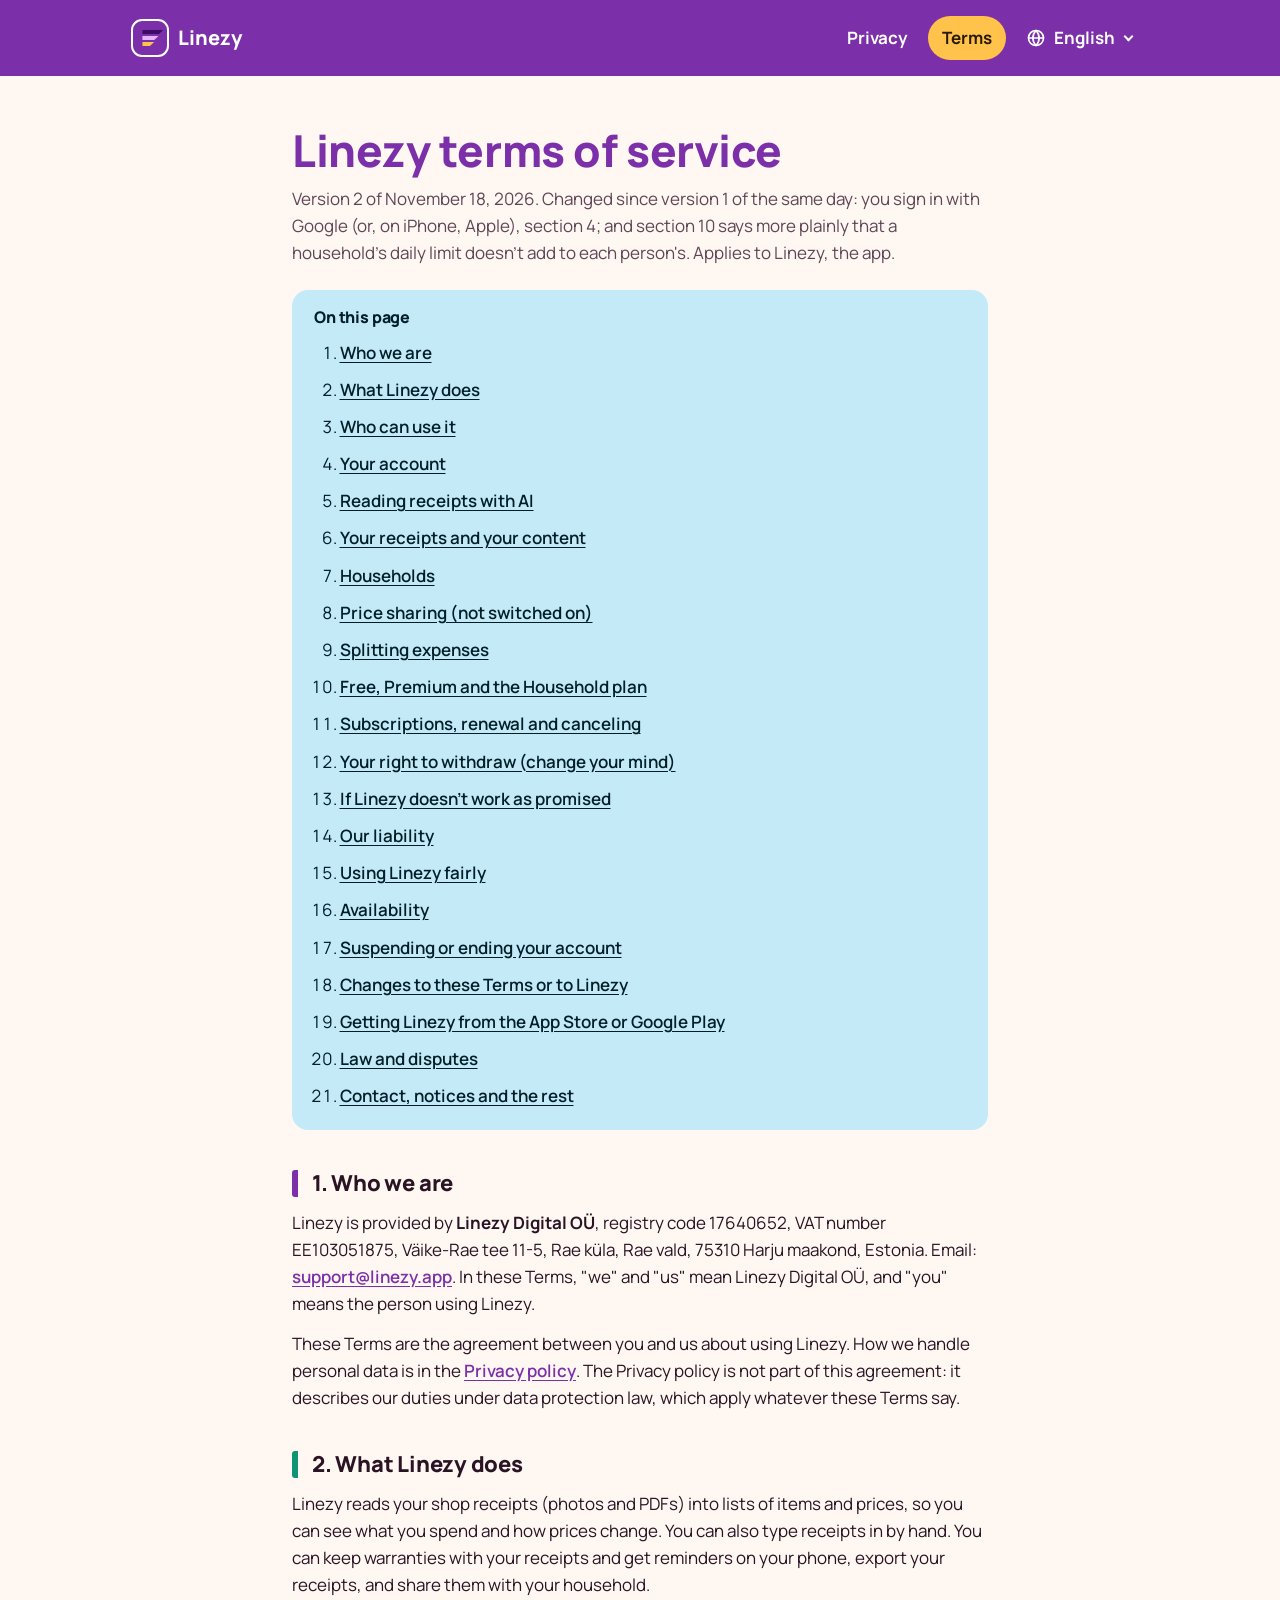
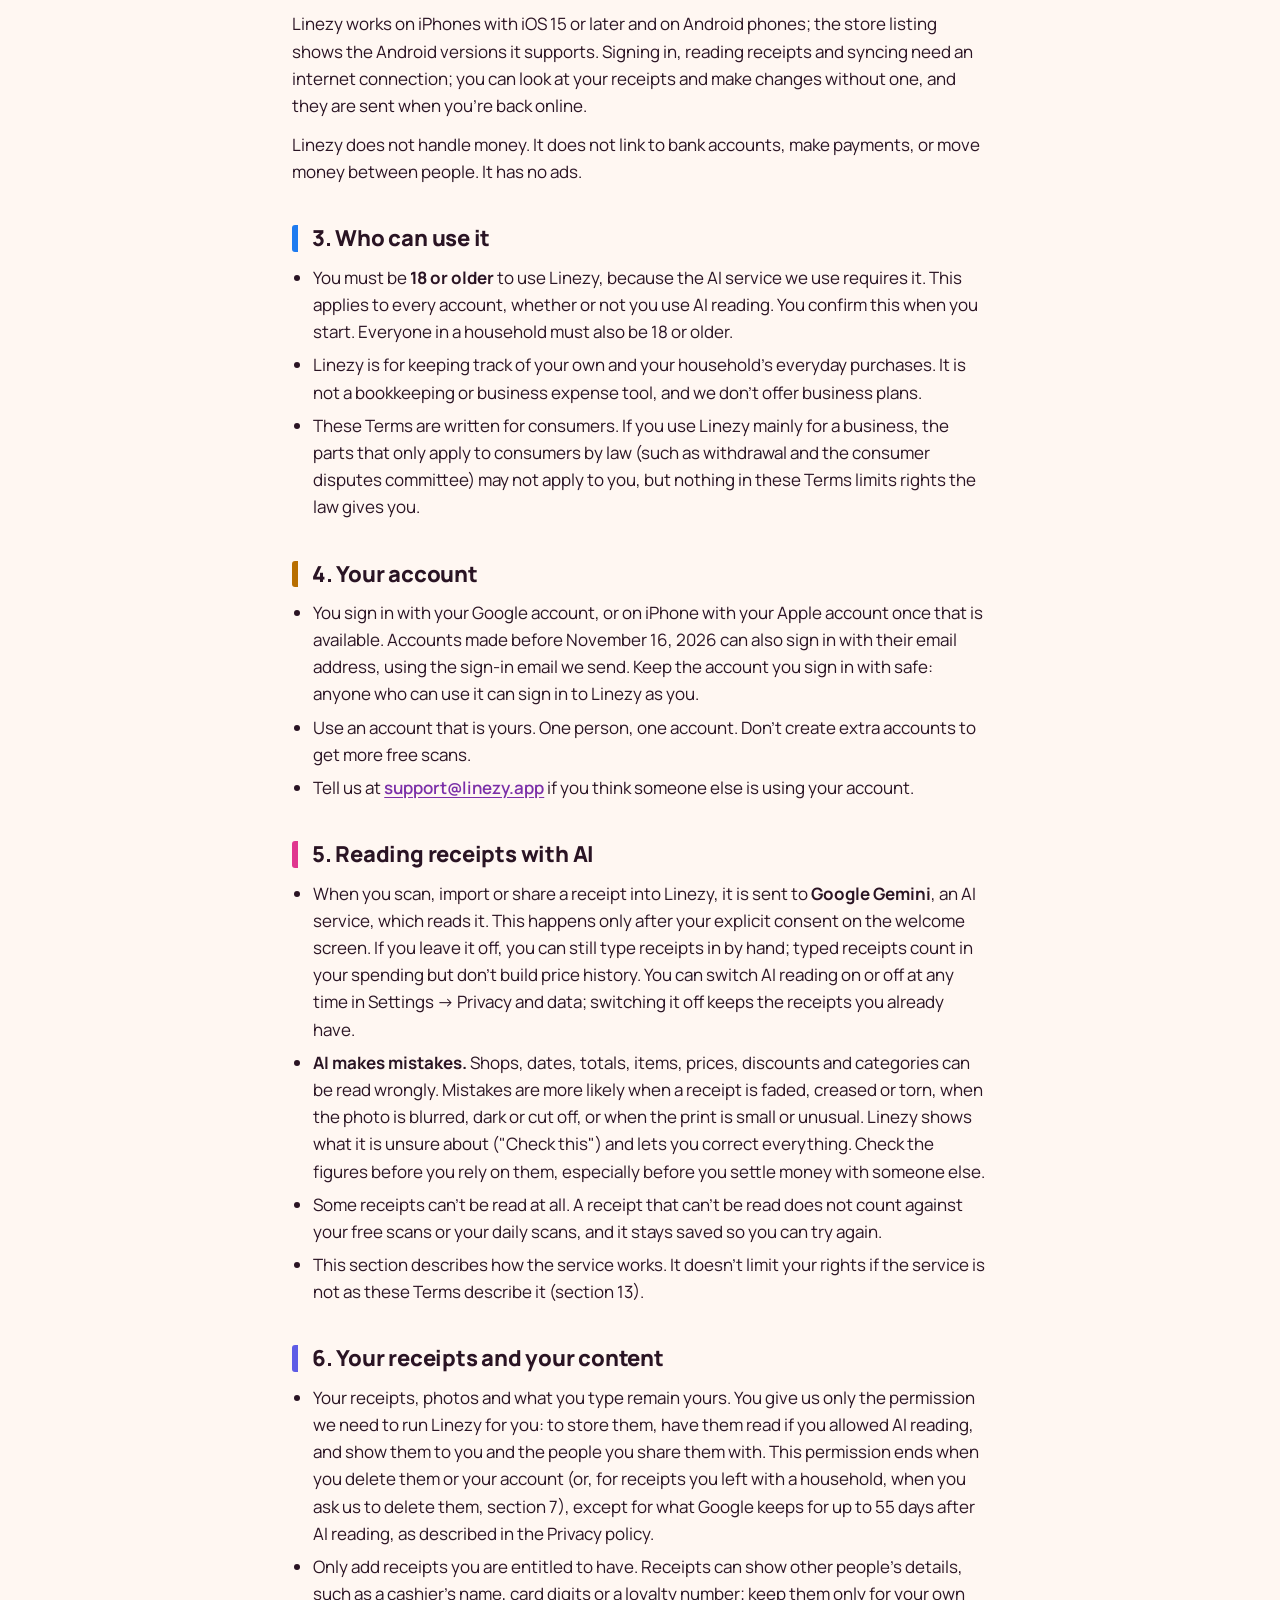
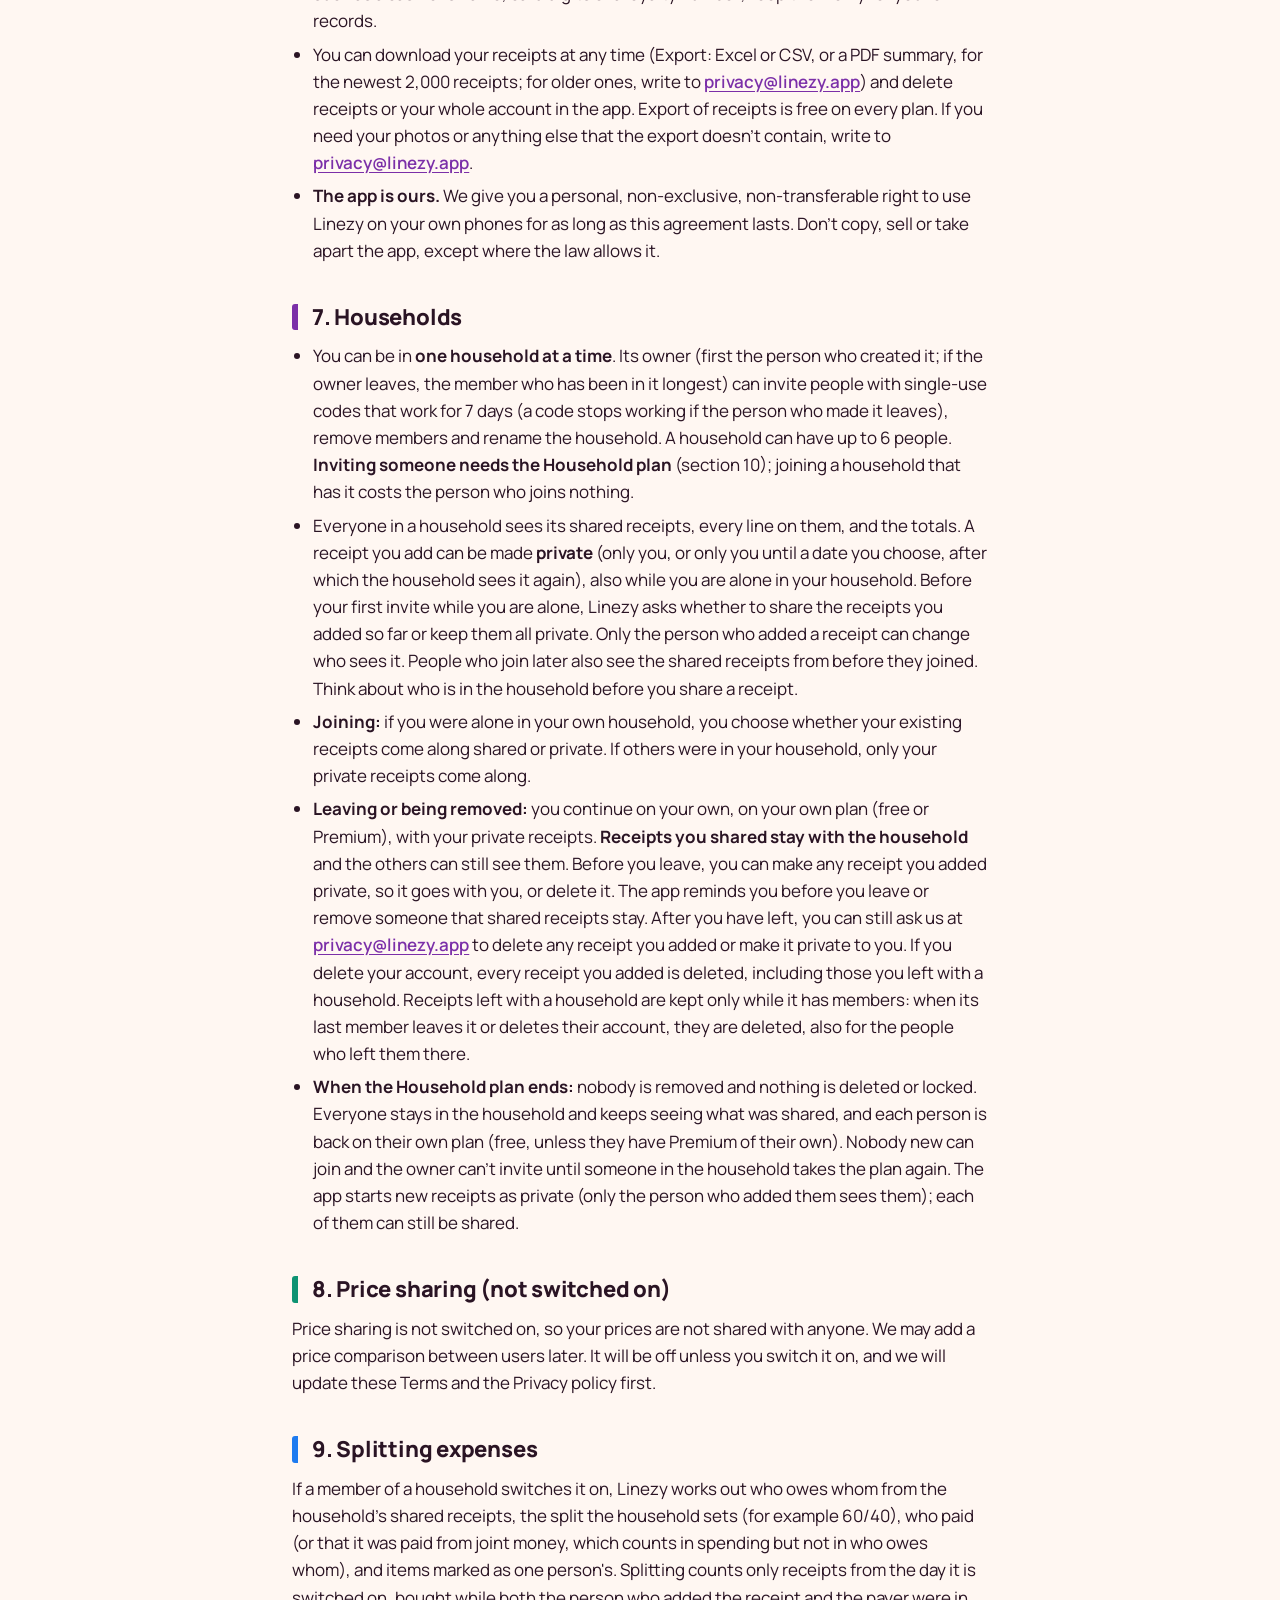
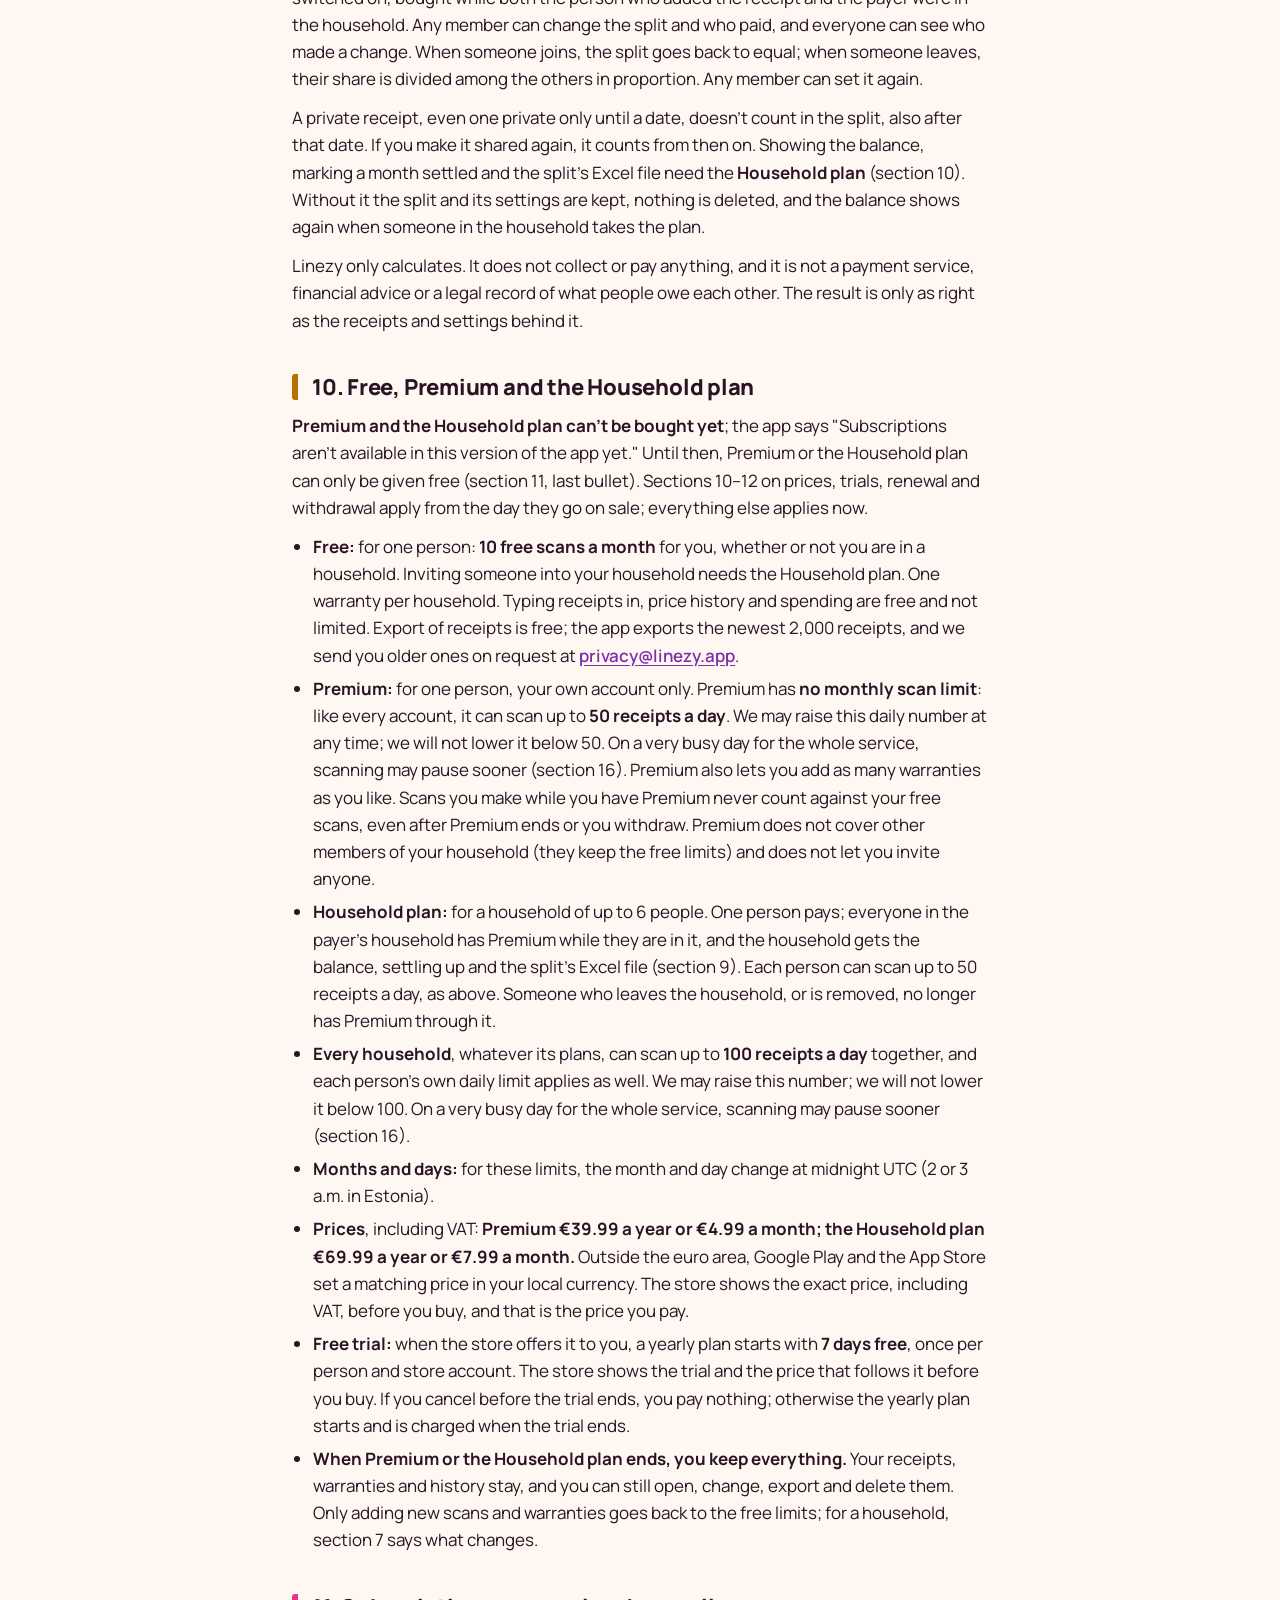
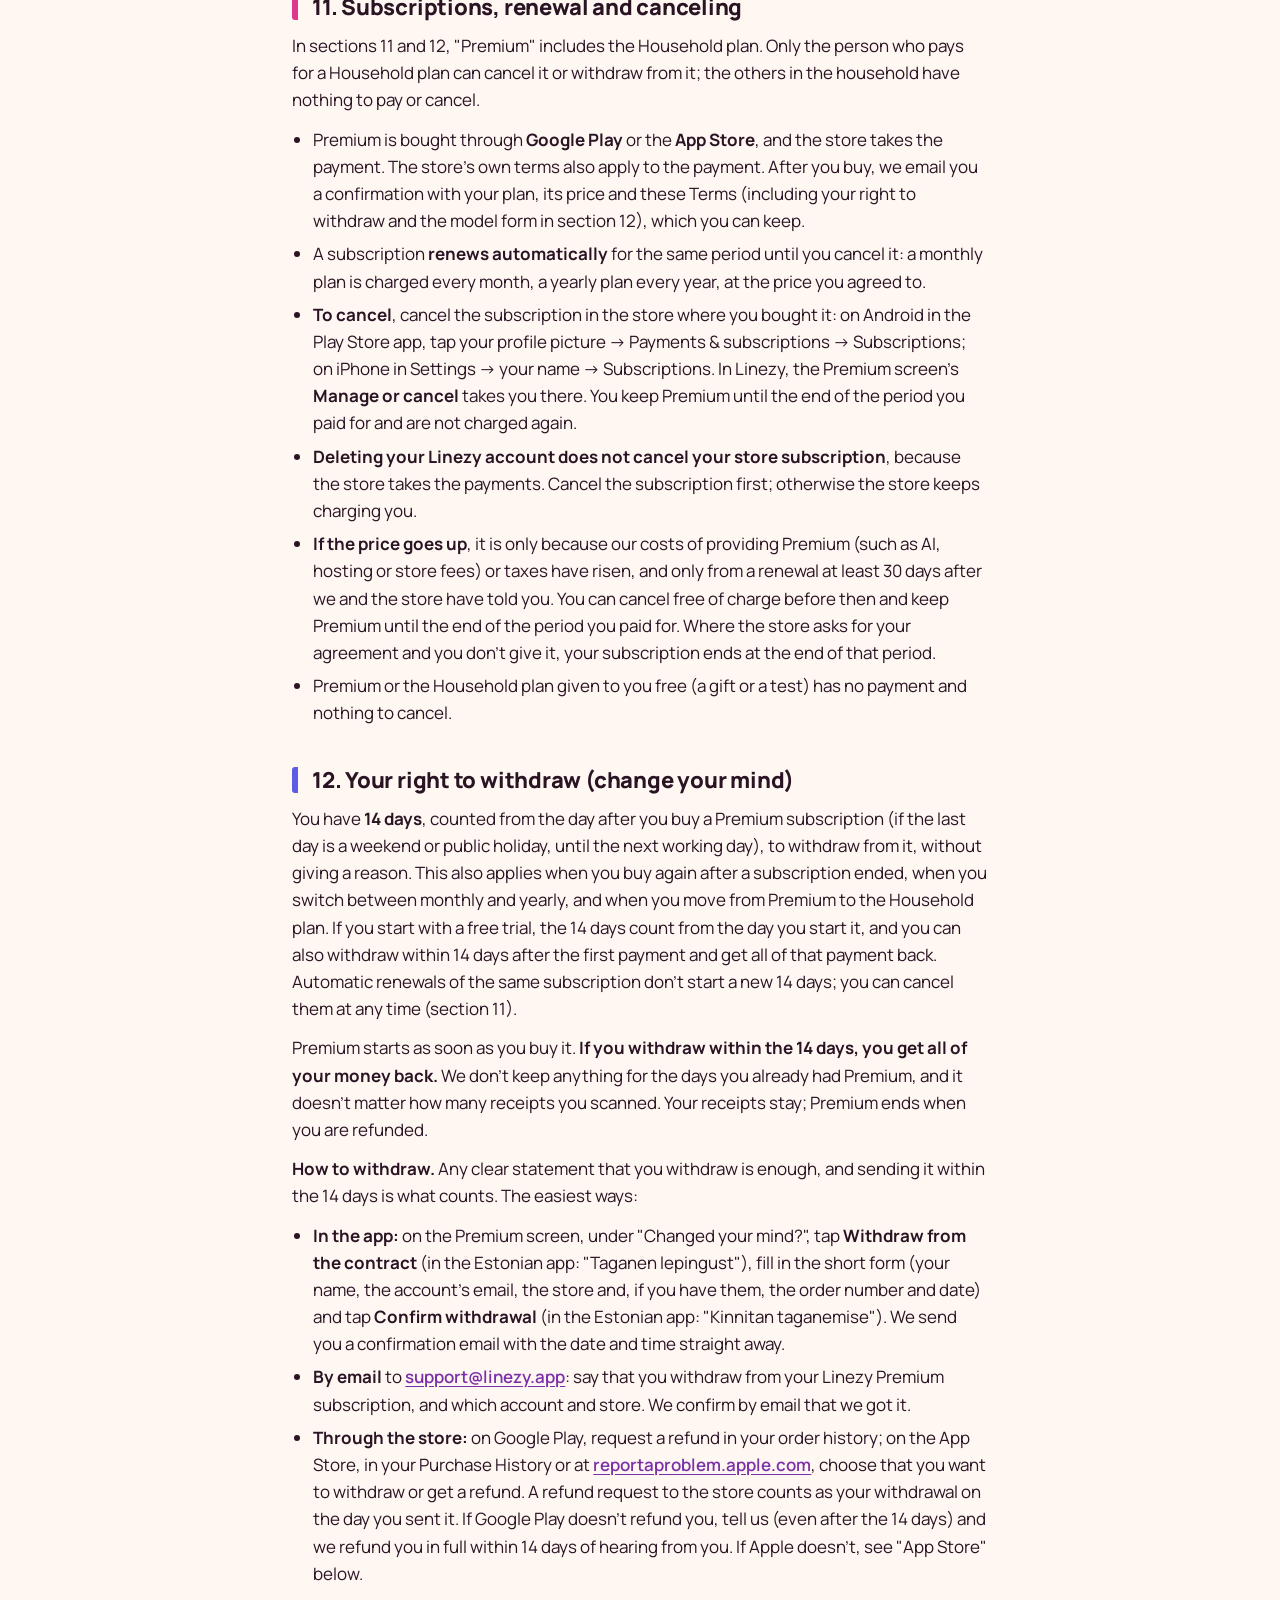
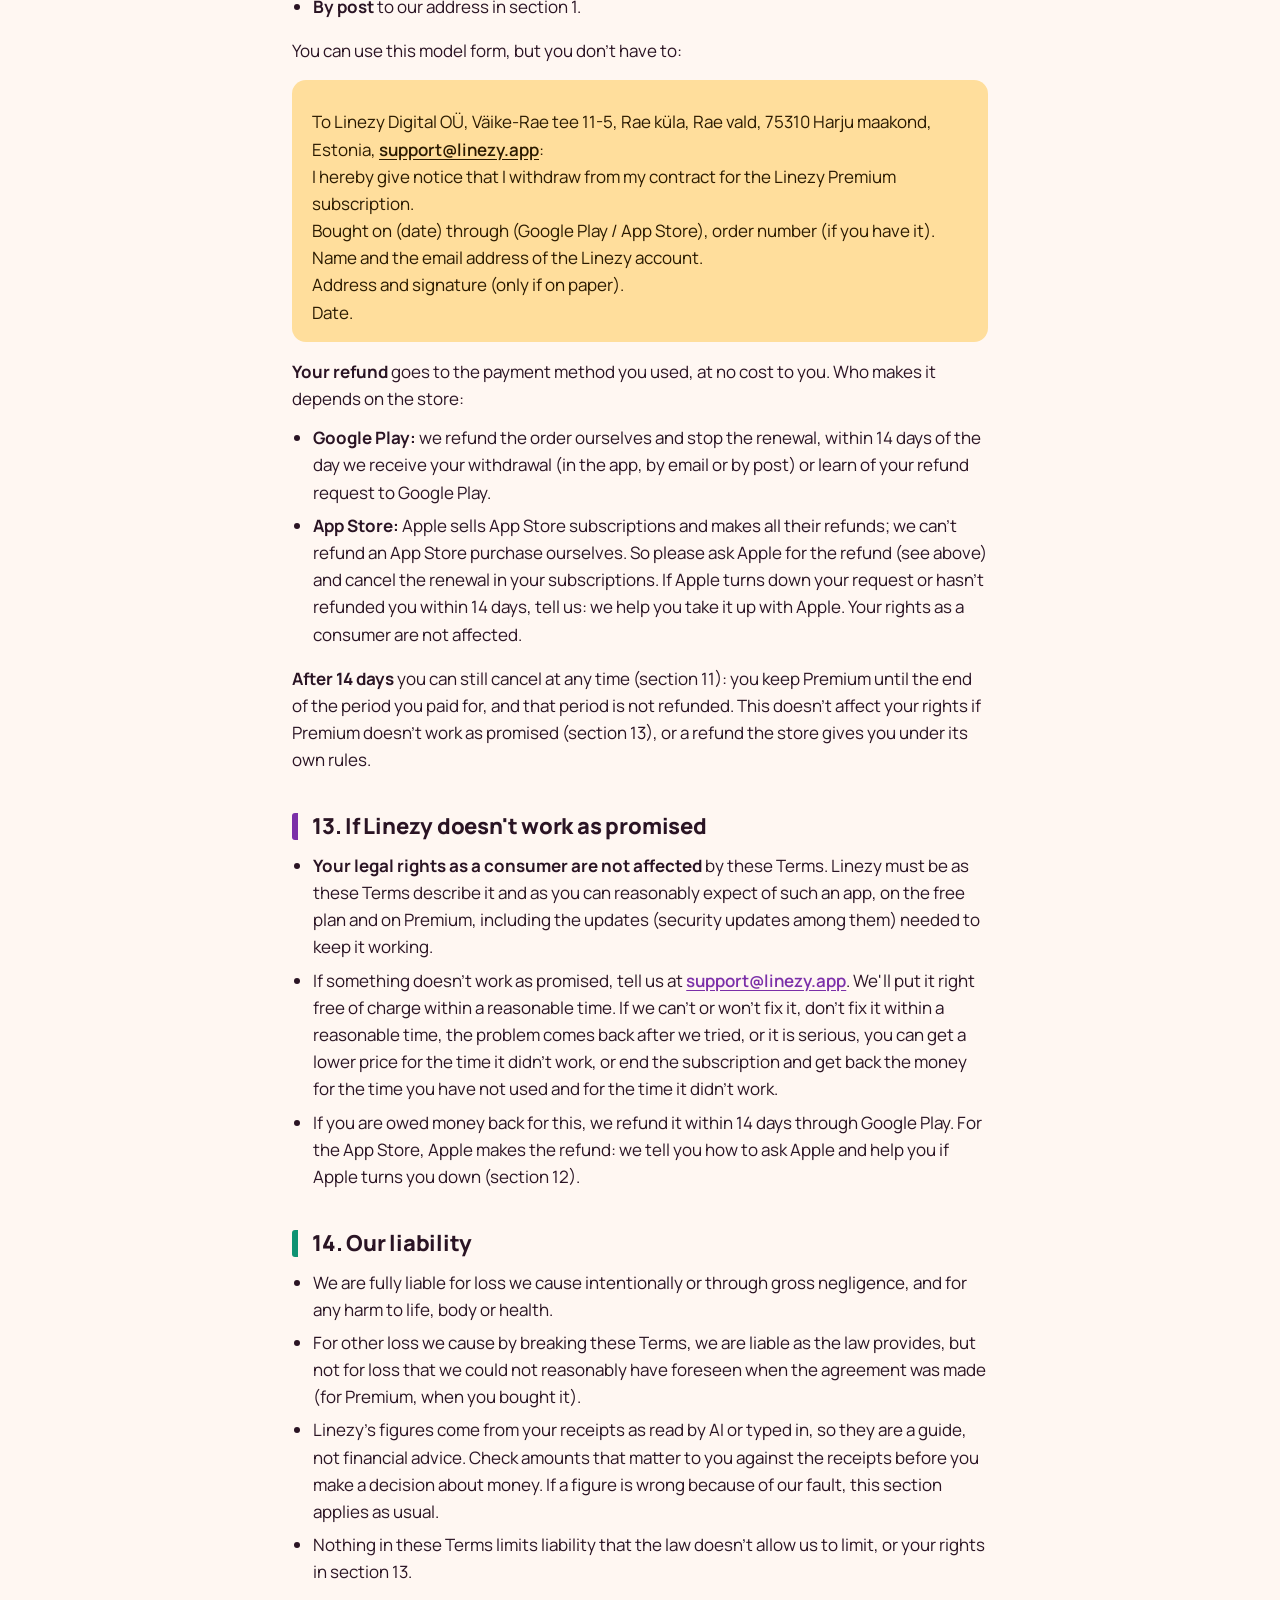
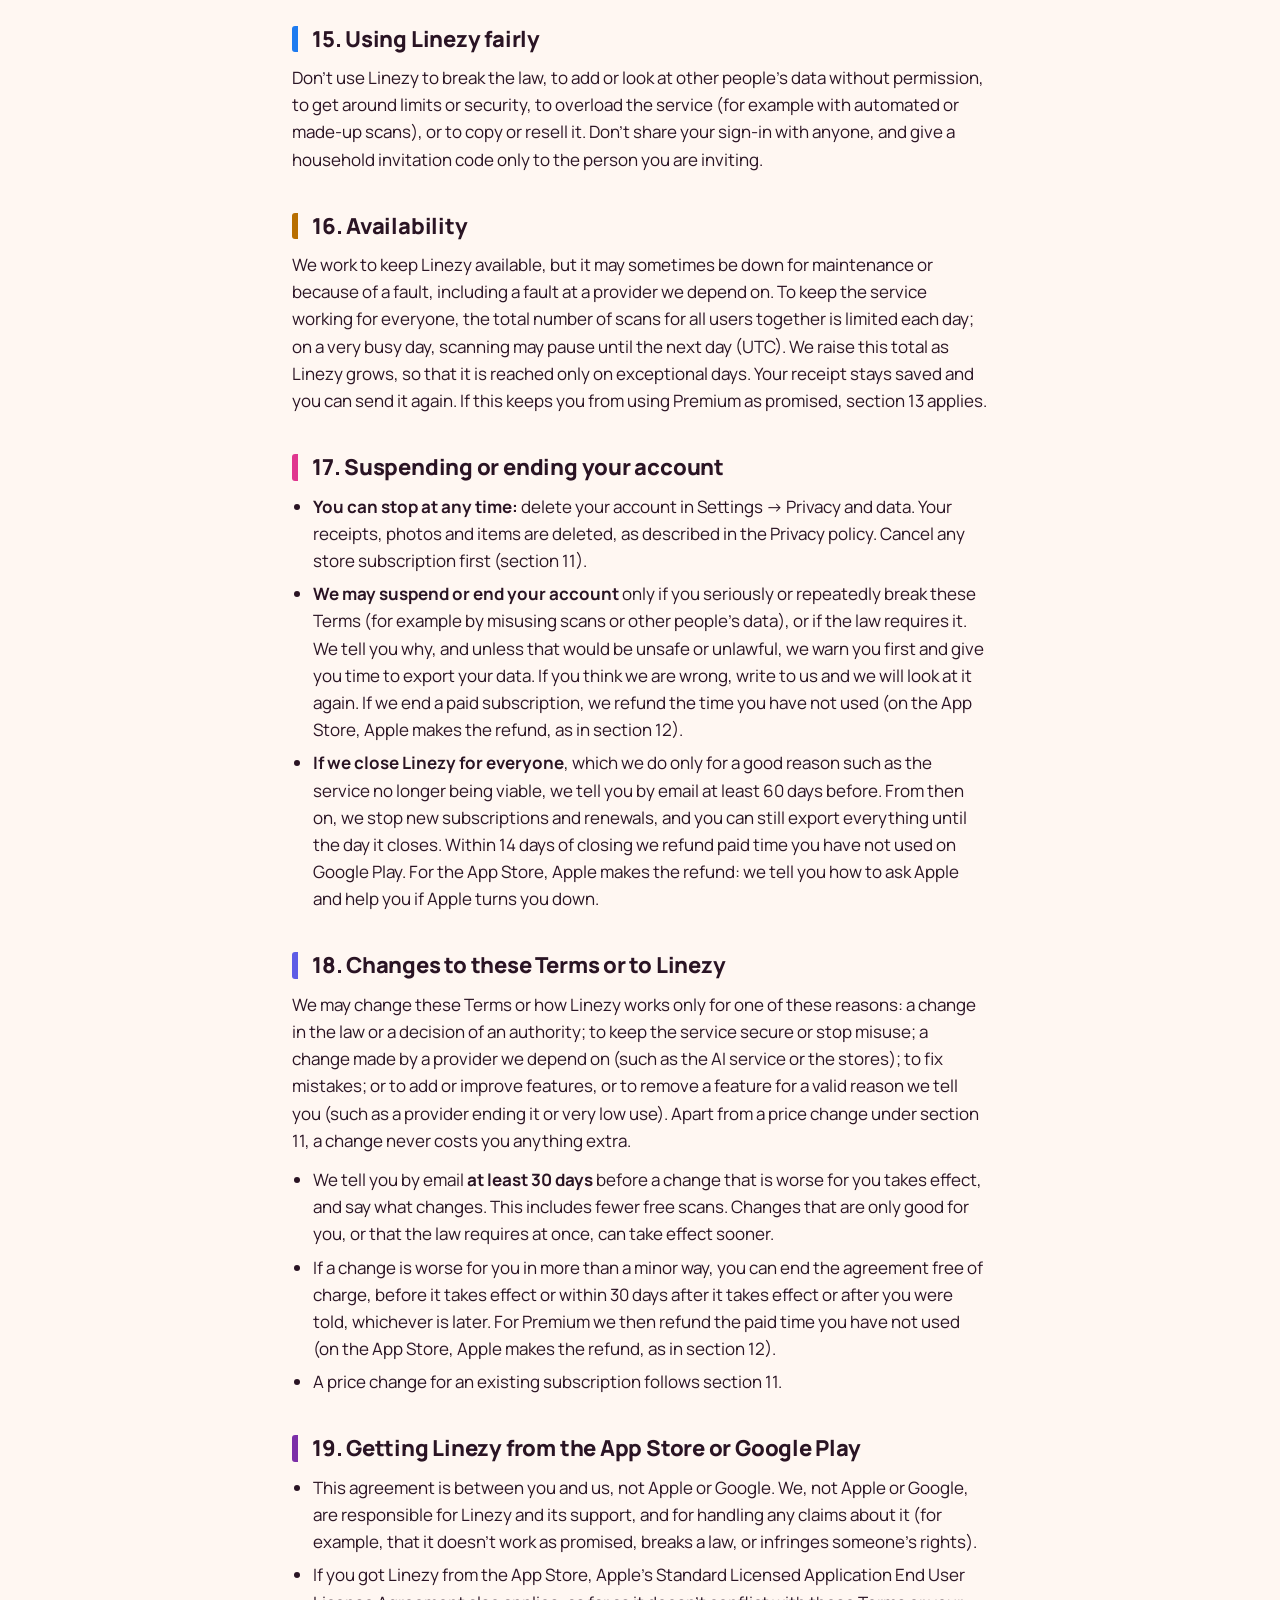
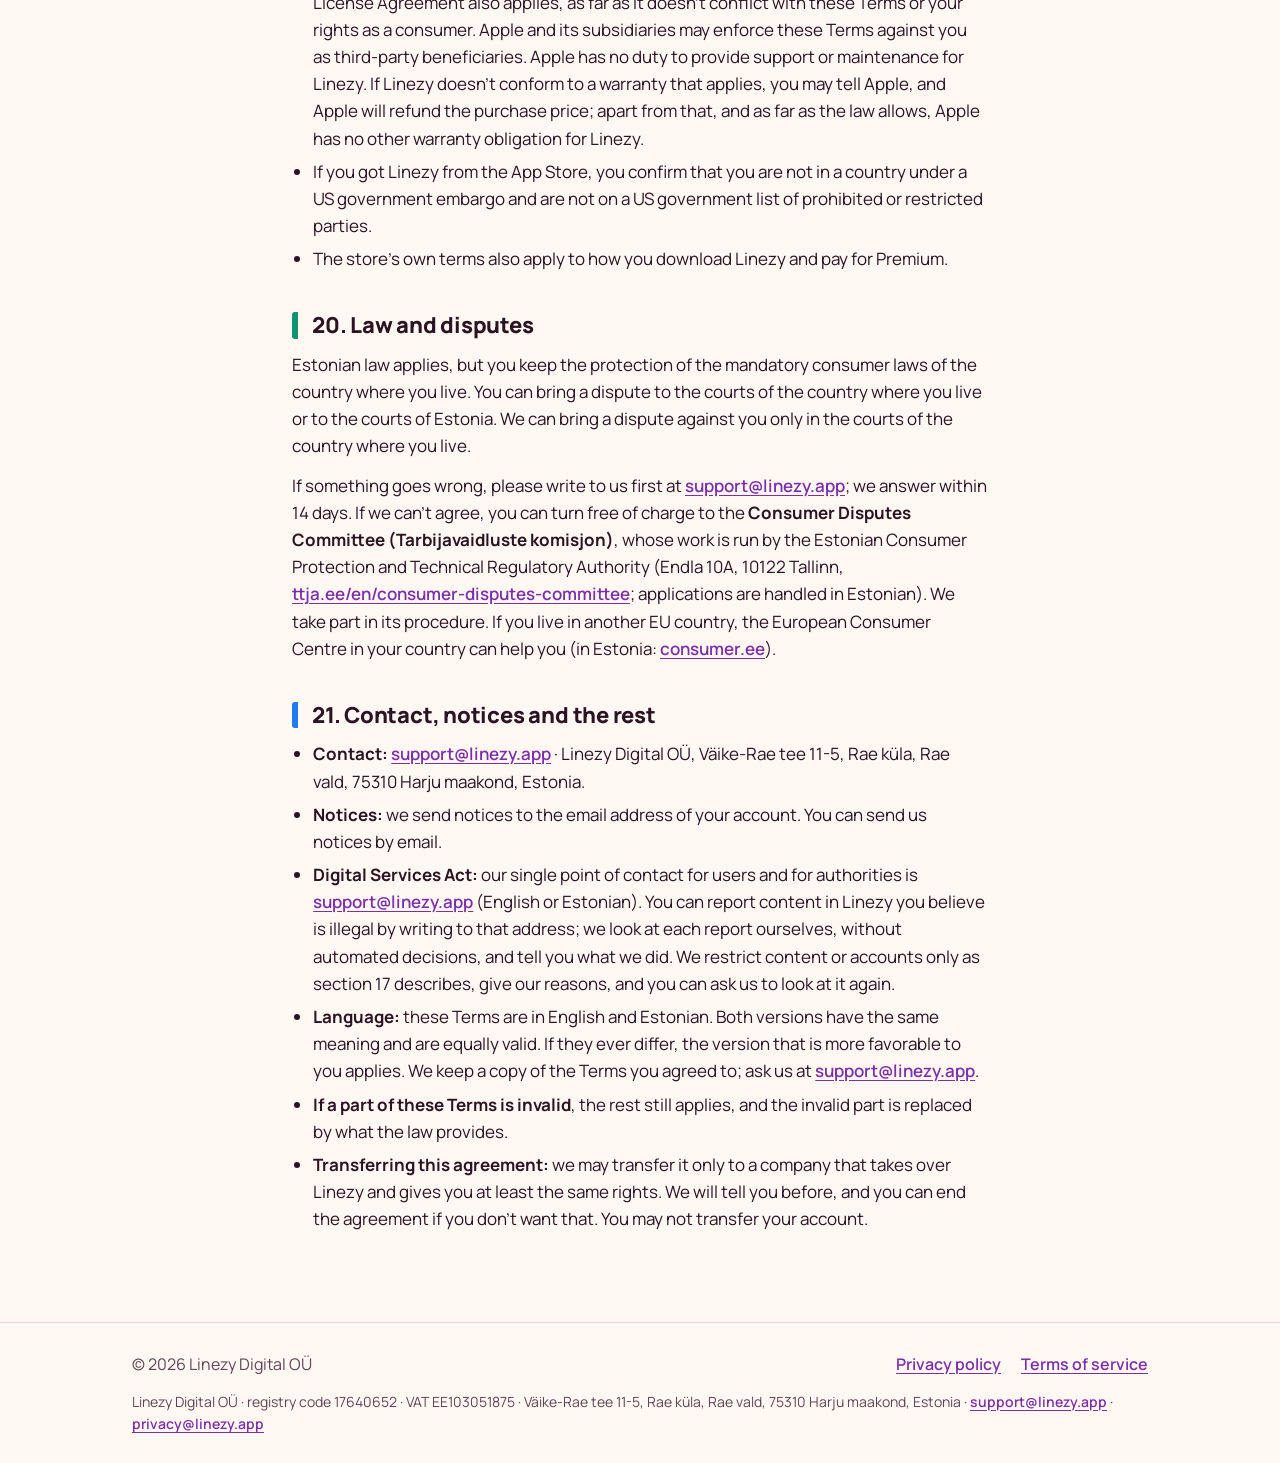
<file: terms.html>
<!doctype html>
<html lang="en">
<head>
<meta charset="utf-8">
<meta name="viewport" content="width=device-width, initial-scale=1">
<meta http-equiv="Content-Security-Policy" content="default-src 'none'; script-src 'self'; style-src 'self'; font-src 'self'; img-src 'self'; base-uri 'none'; form-action 'none'">
<meta name="referrer" content="no-referrer">
<meta name="color-scheme" content="light dark">
<meta name="theme-color" content="#7B2FA8">
<title>Terms of service: Linezy</title>
<meta name="description" content="The terms for using the Linezy app.">
<link rel="alternate" hreflang="et" href="terms-et.html">
<link rel="icon" href="img/icon.svg" type="image/svg+xml">
<link rel="stylesheet" href="style.css?v=20261118">
<script src="lang.js?v=20261118" defer></script>
</head>
<body>
<a class="skip" href="#main">Skip to content</a>
<header class="site-header on-hero">
  <div class="wrap">
    <a class="brand" href="./"><img src="img/icon.svg" alt="" width="36" height="36">Linezy</a>
    <nav class="site-nav" aria-label="Main">
      <a href="privacy.html">Privacy</a>
      <a href="terms.html" aria-current="page">Terms</a>
      <details class="lang">
        <summary aria-label="Language: English"><svg class="ic" viewBox="0 0 24 24" aria-hidden="true"><circle cx="12" cy="12" r="9"/><path d="M3 12h18M12 3c2.5 2.7 3.8 5.7 3.8 9s-1.3 6.3-3.8 9c-2.5-2.7-3.8-5.7-3.8-9S9.5 5.7 12 3z"/></svg><span>English</span></summary>
        <ul>
          <li><a href="terms.html" hreflang="en" lang="en" aria-current="true">English</a></li>
          <li><a href="terms-et.html" hreflang="et" lang="et">Eesti</a></li>
        </ul>
      </details>
    </nav>
  </div>
</header>

<main id="main" class="doc">
  <h1>Linezy terms of service</h1>
  <p class="meta">Version 2 of November 18, 2026. Changed since version 1 of the same day: you sign in with Google (or, on iPhone, Apple), section 4; and section 10 says more plainly that a household's daily limit doesn't add to each person's. Applies to Linezy, the app.</p>

  <nav class="toc" aria-labelledby="toc-h">
    <h2 id="toc-h">On this page</h2>
    <ol>
      <li><a href="#s1">Who we are</a></li>
      <li><a href="#s2">What Linezy does</a></li>
      <li><a href="#s3">Who can use it</a></li>
      <li><a href="#s4">Your account</a></li>
      <li><a href="#s5">Reading receipts with AI</a></li>
      <li><a href="#s6">Your receipts and your content</a></li>
      <li><a href="#s7">Households</a></li>
      <li><a href="#s8">Price sharing (not switched on)</a></li>
      <li><a href="#s9">Splitting expenses</a></li>
      <li><a href="#s10">Free, Premium and the Household plan</a></li>
      <li><a href="#s11">Subscriptions, renewal and canceling</a></li>
      <li><a href="#s12">Your right to withdraw (change your mind)</a></li>
      <li><a href="#s13">If Linezy doesn't work as promised</a></li>
      <li><a href="#s14">Our liability</a></li>
      <li><a href="#s15">Using Linezy fairly</a></li>
      <li><a href="#s16">Availability</a></li>
      <li><a href="#s17">Suspending or ending your account</a></li>
      <li><a href="#s18">Changes to these Terms or to Linezy</a></li>
      <li><a href="#s19">Getting Linezy from the App Store or Google Play</a></li>
      <li><a href="#s20">Law and disputes</a></li>
      <li><a href="#s21">Contact, notices and the rest</a></li>
    </ol>
  </nav>

  <h2 id="s1">1. Who we are</h2>
  <p>Linezy is provided by <strong>Linezy Digital OÜ</strong>, registry code 17640652, VAT number EE103051875, Väike-Rae tee 11-5, Rae küla, Rae vald, 75310 Harju maakond, Estonia. Email: <strong><a href="mailto:support@linezy.app">support@linezy.app</a></strong>. In these Terms, "we" and "us" mean Linezy Digital OÜ, and "you" means the person using Linezy.</p>
  <p>These Terms are the agreement between you and us about using Linezy. How we handle personal data is in the <a href="privacy.html">Privacy policy</a>. The Privacy policy is not part of this agreement: it describes our duties under data protection law, which apply whatever these Terms say.</p>
  <h2 id="s2">2. What Linezy does</h2>
  <p>Linezy reads your shop receipts (photos and PDFs) into lists of items and prices, so you can see what you spend and how prices change. You can also type receipts in by hand. You can keep warranties with your receipts and get reminders on your phone, export your receipts, and share them with your household.</p>
  <p>Linezy works on iPhones with iOS 15 or later and on Android phones; the store listing shows the Android versions it supports. Signing in, reading receipts and syncing need an internet connection; you can look at your receipts and make changes without one, and they are sent when you're back online.</p>
  <p>Linezy does not handle money. It does not link to bank accounts, make payments, or move money between people. It has no ads.</p>
  <h2 id="s3">3. Who can use it</h2>
  <ul>
    <li>You must be <strong>18 or older</strong> to use Linezy, because the AI service we use requires it. This applies to every account, whether or not you use AI reading. You confirm this when you start. Everyone in a household must also be 18 or older.</li>
    <li>Linezy is for keeping track of your own and your household's everyday purchases. It is not a bookkeeping or business expense tool, and we don't offer business plans.</li>
    <li>These Terms are written for consumers. If you use Linezy mainly for a business, the parts that only apply to consumers by law (such as withdrawal and the consumer disputes committee) may not apply to you, but nothing in these Terms limits rights the law gives you.</li>
  </ul>
  <h2 id="s4">4. Your account</h2>
  <ul>
    <li>You sign in with your Google account, or on iPhone with your Apple account once that is available. Accounts made before November 16, 2026 can also sign in with their email address, using the sign-in email we send. Keep the account you sign in with safe: anyone who can use it can sign in to Linezy as you.</li>
    <li>Use an account that is yours. One person, one account. Don't create extra accounts to get more free scans.</li>
    <li>Tell us at <a href="mailto:support@linezy.app">support@linezy.app</a> if you think someone else is using your account.</li>
  </ul>
  <h2 id="s5">5. Reading receipts with AI</h2>
  <ul>
    <li>When you scan, import or share a receipt into Linezy, it is sent to <strong>Google Gemini</strong>, an AI service, which reads it. This happens only after your explicit consent on the welcome screen. If you leave it off, you can still type receipts in by hand; typed receipts count in your spending but don't build price history. You can switch AI reading on or off at any time in Settings → Privacy and data; switching it off keeps the receipts you already have.</li>
    <li><strong>AI makes mistakes.</strong> Shops, dates, totals, items, prices, discounts and categories can be read wrongly. Mistakes are more likely when a receipt is faded, creased or torn, when the photo is blurred, dark or cut off, or when the print is small or unusual. Linezy shows what it is unsure about ("Check this") and lets you correct everything. Check the figures before you rely on them, especially before you settle money with someone else.</li>
    <li>Some receipts can't be read at all. A receipt that can't be read does not count against your free scans or your daily scans, and it stays saved so you can try again.</li>
    <li>This section describes how the service works. It doesn't limit your rights if the service is not as these Terms describe it (section 13).</li>
  </ul>
  <h2 id="s6">6. Your receipts and your content</h2>
  <ul>
    <li>Your receipts, photos and what you type remain yours. You give us only the permission we need to run Linezy for you: to store them, have them read if you allowed AI reading, and show them to you and the people you share them with. This permission ends when you delete them or your account (or, for receipts you left with a household, when you ask us to delete them, section 7), except for what Google keeps for up to 55 days after AI reading, as described in the Privacy policy.</li>
    <li>Only add receipts you are entitled to have. Receipts can show other people's details, such as a cashier's name, card digits or a loyalty number; keep them only for your own records.</li>
    <li>You can download your receipts at any time (Export: Excel or CSV, or a PDF summary, for the newest 2,000 receipts; for older ones, write to <a href="mailto:privacy@linezy.app">privacy@linezy.app</a>) and delete receipts or your whole account in the app. Export of receipts is free on every plan. If you need your photos or anything else that the export doesn't contain, write to <a href="mailto:privacy@linezy.app">privacy@linezy.app</a>.</li>
    <li><strong>The app is ours.</strong> We give you a personal, non-exclusive, non-transferable right to use Linezy on your own phones for as long as this agreement lasts. Don't copy, sell or take apart the app, except where the law allows it.</li>
  </ul>
  <h2 id="s7">7. Households</h2>
  <ul>
    <li>You can be in <strong>one household at a time</strong>. Its owner (first the person who created it; if the owner leaves, the member who has been in it longest) can invite people with single-use codes that work for 7 days (a code stops working if the person who made it leaves), remove members and rename the household. A household can have up to 6 people. <strong>Inviting someone needs the Household plan</strong> (section 10); joining a household that has it costs the person who joins nothing.</li>
    <li>Everyone in a household sees its shared receipts, every line on them, and the totals. A receipt you add can be made <strong>private</strong> (only you, or only you until a date you choose, after which the household sees it again), also while you are alone in your household. Before your first invite while you are alone, Linezy asks whether to share the receipts you added so far or keep them all private. Only the person who added a receipt can change who sees it. People who join later also see the shared receipts from before they joined. Think about who is in the household before you share a receipt.</li>
    <li><strong>Joining:</strong> if you were alone in your own household, you choose whether your existing receipts come along shared or private. If others were in your household, only your private receipts come along.</li>
    <li><strong>Leaving or being removed:</strong> you continue on your own, on your own plan (free or Premium), with your private receipts. <strong>Receipts you shared stay with the household</strong> and the others can still see them. Before you leave, you can make any receipt you added private, so it goes with you, or delete it. The app reminds you before you leave or remove someone that shared receipts stay. After you have left, you can still ask us at <a href="mailto:privacy@linezy.app">privacy@linezy.app</a> to delete any receipt you added or make it private to you. If you delete your account, every receipt you added is deleted, including those you left with a household. Receipts left with a household are kept only while it has members: when its last member leaves it or deletes their account, they are deleted, also for the people who left them there.</li>
    <li><strong>When the Household plan ends:</strong> nobody is removed and nothing is deleted or locked. Everyone stays in the household and keeps seeing what was shared, and each person is back on their own plan (free, unless they have Premium of their own). Nobody new can join and the owner can't invite until someone in the household takes the plan again. The app starts new receipts as private (only the person who added them sees them); each of them can still be shared.</li>
  </ul>
  <h2 id="s8">8. Price sharing (not switched on)</h2>
  <p>Price sharing is not switched on, so your prices are not shared with anyone. We may add a price comparison between users later. It will be off unless you switch it on, and we will update these Terms and the Privacy policy first.</p>
  <h2 id="s9">9. Splitting expenses</h2>
  <p>If a member of a household switches it on, Linezy works out who owes whom from the household's shared receipts, the split the household sets (for example 60/40), who paid (or that it was paid from joint money, which counts in spending but not in who owes whom), and items marked as one person's. Splitting counts only receipts from the day it is switched on, bought while both the person who added the receipt and the payer were in the household. Any member can change the split and who paid, and everyone can see who made a change. When someone joins, the split goes back to equal; when someone leaves, their share is divided among the others in proportion. Any member can set it again.</p>
  <p>A private receipt, even one private only until a date, doesn't count in the split, also after that date. If you make it shared again, it counts from then on. Showing the balance, marking a month settled and the split's Excel file need the <strong>Household plan</strong> (section 10). Without it the split and its settings are kept, nothing is deleted, and the balance shows again when someone in the household takes the plan.</p>
  <p>Linezy only calculates. It does not collect or pay anything, and it is not a payment service, financial advice or a legal record of what people owe each other. The result is only as right as the receipts and settings behind it.</p>
  <h2 id="s10">10. Free, Premium and the Household plan</h2>
  <p><strong>Premium and the Household plan can't be bought yet</strong>; the app says "Subscriptions aren't available in this version of the app yet." Until then, Premium or the Household plan can only be given free (section 11, last bullet). Sections 10–12 on prices, trials, renewal and withdrawal apply from the day they go on sale; everything else applies now.</p>
  <ul>
    <li><strong>Free:</strong> for one person: <strong>10 free scans a month</strong> for you, whether or not you are in a household. Inviting someone into your household needs the Household plan. One warranty per household. Typing receipts in, price history and spending are free and not limited. Export of receipts is free; the app exports the newest 2,000 receipts, and we send you older ones on request at <a href="mailto:privacy@linezy.app">privacy@linezy.app</a>.</li>
    <li><strong>Premium:</strong> for one person, your own account only. Premium has <strong>no monthly scan limit</strong>: like every account, it can scan up to <strong>50 receipts a day</strong>. We may raise this daily number at any time; we will not lower it below 50. On a very busy day for the whole service, scanning may pause sooner (section 16). Premium also lets you add as many warranties as you like. Scans you make while you have Premium never count against your free scans, even after Premium ends or you withdraw. Premium does not cover other members of your household (they keep the free limits) and does not let you invite anyone.</li>
    <li><strong>Household plan:</strong> for a household of up to 6 people. One person pays; everyone in the payer's household has Premium while they are in it, and the household gets the balance, settling up and the split's Excel file (section 9). Each person can scan up to 50 receipts a day, as above. Someone who leaves the household, or is removed, no longer has Premium through it.</li>
    <li><strong>Every household</strong>, whatever its plans, can scan up to <strong>100 receipts a day</strong> together, and each person's own daily limit applies as well. We may raise this number; we will not lower it below 100. On a very busy day for the whole service, scanning may pause sooner (section 16).</li>
    <li><strong>Months and days:</strong> for these limits, the month and day change at midnight UTC (2 or 3 a.m. in Estonia).</li>
    <li><strong>Prices</strong>, including VAT: <strong>Premium €39.99 a year or €4.99 a month; the Household plan €69.99 a year or €7.99 a month.</strong> Outside the euro area, Google Play and the App Store set a matching price in your local currency. The store shows the exact price, including VAT, before you buy, and that is the price you pay.</li>
    <li><strong>Free trial:</strong> when the store offers it to you, a yearly plan starts with <strong>7 days free</strong>, once per person and store account. The store shows the trial and the price that follows it before you buy. If you cancel before the trial ends, you pay nothing; otherwise the yearly plan starts and is charged when the trial ends.</li>
    <li><strong>When Premium or the Household plan ends, you keep everything.</strong> Your receipts, warranties and history stay, and you can still open, change, export and delete them. Only adding new scans and warranties goes back to the free limits; for a household, section 7 says what changes.</li>
  </ul>
  <h2 id="s11">11. Subscriptions, renewal and canceling</h2>
  <p>In sections 11 and 12, "Premium" includes the Household plan. Only the person who pays for a Household plan can cancel it or withdraw from it; the others in the household have nothing to pay or cancel.</p>
  <ul>
    <li>Premium is bought through <strong>Google Play</strong> or the <strong>App Store</strong>, and the store takes the payment. The store's own terms also apply to the payment. After you buy, we email you a confirmation with your plan, its price and these Terms (including your right to withdraw and the model form in section 12), which you can keep.</li>
    <li>A subscription <strong>renews automatically</strong> for the same period until you cancel it: a monthly plan is charged every month, a yearly plan every year, at the price you agreed to.</li>
    <li><strong>To cancel</strong>, cancel the subscription in the store where you bought it: on Android in the Play Store app, tap your profile picture → Payments &amp; subscriptions → Subscriptions; on iPhone in Settings → your name → Subscriptions. In Linezy, the Premium screen's <strong>Manage or cancel</strong> takes you there. You keep Premium until the end of the period you paid for and are not charged again.</li>
    <li><strong>Deleting your Linezy account does not cancel your store subscription</strong>, because the store takes the payments. Cancel the subscription first; otherwise the store keeps charging you.</li>
    <li><strong>If the price goes up</strong>, it is only because our costs of providing Premium (such as AI, hosting or store fees) or taxes have risen, and only from a renewal at least 30 days after we and the store have told you. You can cancel free of charge before then and keep Premium until the end of the period you paid for. Where the store asks for your agreement and you don't give it, your subscription ends at the end of that period.</li>
    <li>Premium or the Household plan given to you free (a gift or a test) has no payment and nothing to cancel.</li>
  </ul>
  <h2 id="s12">12. Your right to withdraw (change your mind)</h2>
  <p>You have <strong>14 days</strong>, counted from the day after you buy a Premium subscription (if the last day is a weekend or public holiday, until the next working day), to withdraw from it, without giving a reason. This also applies when you buy again after a subscription ended, when you switch between monthly and yearly, and when you move from Premium to the Household plan. If you start with a free trial, the 14 days count from the day you start it, and you can also withdraw within 14 days after the first payment and get all of that payment back. Automatic renewals of the same subscription don't start a new 14 days; you can cancel them at any time (section 11).</p>
  <p>Premium starts as soon as you buy it. <strong>If you withdraw within the 14 days, you get all of your money back.</strong> We don't keep anything for the days you already had Premium, and it doesn't matter how many receipts you scanned. Your receipts stay; Premium ends when you are refunded.</p>
  <p><strong>How to withdraw.</strong> Any clear statement that you withdraw is enough, and sending it within the 14 days is what counts. The easiest ways:</p>
  <ul>
    <li><strong>In the app:</strong> on the Premium screen, under "Changed your mind?", tap <strong>Withdraw from the contract</strong> (in the Estonian app: "Taganen lepingust"), fill in the short form (your name, the account's email, the store and, if you have them, the order number and date) and tap <strong>Confirm withdrawal</strong> (in the Estonian app: "Kinnitan taganemise"). We send you a confirmation email with the date and time straight away.</li>
    <li><strong>By email</strong> to <a href="mailto:support@linezy.app">support@linezy.app</a>: say that you withdraw from your Linezy Premium subscription, and which account and store. We confirm by email that we got it.</li>
    <li><strong>Through the store:</strong> on Google Play, request a refund in your order history; on the App Store, in your Purchase History or at <a href="https://reportaproblem.apple.com">reportaproblem.apple.com</a>, choose that you want to withdraw or get a refund. A refund request to the store counts as your withdrawal on the day you sent it. If Google Play doesn't refund you, tell us (even after the 14 days) and we refund you in full within 14 days of hearing from you. If Apple doesn't, see "App Store" below.</li>
    <li><strong>By post</strong> to our address in section 1.</li>
  </ul>
  <p>You can use this model form, but you don't have to:</p>
  <blockquote class="model-form"><p>To Linezy Digital OÜ, Väike-Rae tee 11-5, Rae küla, Rae vald, 75310 Harju maakond, Estonia, <a href="mailto:support@linezy.app">support@linezy.app</a>:<br>
  I hereby give notice that I withdraw from my contract for the Linezy Premium subscription.<br>
  Bought on (date) through (Google Play / App Store), order number (if you have it).<br>
  Name and the email address of the Linezy account.<br>
  Address and signature (only if on paper).<br>
  Date.</p></blockquote>
  <p><strong>Your refund</strong> goes to the payment method you used, at no cost to you. Who makes it depends on the store:</p>
  <ul>
    <li><strong>Google Play:</strong> we refund the order ourselves and stop the renewal, within 14 days of the day we receive your withdrawal (in the app, by email or by post) or learn of your refund request to Google Play.</li>
    <li><strong>App Store:</strong> Apple sells App Store subscriptions and makes all their refunds; we can't refund an App Store purchase ourselves. So please ask Apple for the refund (see above) and cancel the renewal in your subscriptions. If Apple turns down your request or hasn't refunded you within 14 days, tell us: we help you take it up with Apple. Your rights as a consumer are not affected.</li>
  </ul>
  <p><strong>After 14 days</strong> you can still cancel at any time (section 11): you keep Premium until the end of the period you paid for, and that period is not refunded. This doesn't affect your rights if Premium doesn't work as promised (section 13), or a refund the store gives you under its own rules.</p>
  <h2 id="s13">13. If Linezy doesn't work as promised</h2>
  <ul>
    <li><strong>Your legal rights as a consumer are not affected</strong> by these Terms. Linezy must be as these Terms describe it and as you can reasonably expect of such an app, on the free plan and on Premium, including the updates (security updates among them) needed to keep it working.</li>
    <li>If something doesn't work as promised, tell us at <a href="mailto:support@linezy.app">support@linezy.app</a>. We'll put it right free of charge within a reasonable time. If we can't or won't fix it, don't fix it within a reasonable time, the problem comes back after we tried, or it is serious, you can get a lower price for the time it didn't work, or end the subscription and get back the money for the time you have not used and for the time it didn't work.</li>
    <li>If you are owed money back for this, we refund it within 14 days through Google Play. For the App Store, Apple makes the refund: we tell you how to ask Apple and help you if Apple turns you down (section 12).</li>
  </ul>
  <h2 id="s14">14. Our liability</h2>
  <ul>
    <li>We are fully liable for loss we cause intentionally or through gross negligence, and for any harm to life, body or health.</li>
    <li>For other loss we cause by breaking these Terms, we are liable as the law provides, but not for loss that we could not reasonably have foreseen when the agreement was made (for Premium, when you bought it).</li>
    <li>Linezy's figures come from your receipts as read by AI or typed in, so they are a guide, not financial advice. Check amounts that matter to you against the receipts before you make a decision about money. If a figure is wrong because of our fault, this section applies as usual.</li>
    <li>Nothing in these Terms limits liability that the law doesn't allow us to limit, or your rights in section 13.</li>
  </ul>
  <h2 id="s15">15. Using Linezy fairly</h2>
  <p>Don't use Linezy to break the law, to add or look at other people's data without permission, to get around limits or security, to overload the service (for example with automated or made-up scans), or to copy or resell it. Don't share your sign-in with anyone, and give a household invitation code only to the person you are inviting.</p>
  <h2 id="s16">16. Availability</h2>
  <p>We work to keep Linezy available, but it may sometimes be down for maintenance or because of a fault, including a fault at a provider we depend on. To keep the service working for everyone, the total number of scans for all users together is limited each day; on a very busy day, scanning may pause until the next day (UTC). We raise this total as Linezy grows, so that it is reached only on exceptional days. Your receipt stays saved and you can send it again. If this keeps you from using Premium as promised, section 13 applies.</p>
  <h2 id="s17">17. Suspending or ending your account</h2>
  <ul>
    <li><strong>You can stop at any time:</strong> delete your account in Settings → Privacy and data. Your receipts, photos and items are deleted, as described in the Privacy policy. Cancel any store subscription first (section 11).</li>
    <li><strong>We may suspend or end your account</strong> only if you seriously or repeatedly break these Terms (for example by misusing scans or other people's data), or if the law requires it. We tell you why, and unless that would be unsafe or unlawful, we warn you first and give you time to export your data. If you think we are wrong, write to us and we will look at it again. If we end a paid subscription, we refund the time you have not used (on the App Store, Apple makes the refund, as in section 12).</li>
    <li><strong>If we close Linezy for everyone</strong>, which we do only for a good reason such as the service no longer being viable, we tell you by email at least 60 days before. From then on, we stop new subscriptions and renewals, and you can still export everything until the day it closes. Within 14 days of closing we refund paid time you have not used on Google Play. For the App Store, Apple makes the refund: we tell you how to ask Apple and help you if Apple turns you down.</li>
  </ul>
  <h2 id="s18">18. Changes to these Terms or to Linezy</h2>
  <p>We may change these Terms or how Linezy works only for one of these reasons: a change in the law or a decision of an authority; to keep the service secure or stop misuse; a change made by a provider we depend on (such as the AI service or the stores); to fix mistakes; or to add or improve features, or to remove a feature for a valid reason we tell you (such as a provider ending it or very low use). Apart from a price change under section 11, a change never costs you anything extra.</p>
  <ul>
    <li>We tell you by email <strong>at least 30 days</strong> before a change that is worse for you takes effect, and say what changes. This includes fewer free scans. Changes that are only good for you, or that the law requires at once, can take effect sooner.</li>
    <li>If a change is worse for you in more than a minor way, you can end the agreement free of charge, before it takes effect or within 30 days after it takes effect or after you were told, whichever is later. For Premium we then refund the paid time you have not used (on the App Store, Apple makes the refund, as in section 12).</li>
    <li>A price change for an existing subscription follows section 11.</li>
  </ul>
  <h2 id="s19">19. Getting Linezy from the App Store or Google Play</h2>
  <ul>
    <li>This agreement is between you and us, not Apple or Google. We, not Apple or Google, are responsible for Linezy and its support, and for handling any claims about it (for example, that it doesn't work as promised, breaks a law, or infringes someone's rights).</li>
    <li>If you got Linezy from the App Store, Apple's Standard Licensed Application End User License Agreement also applies, as far as it doesn't conflict with these Terms or your rights as a consumer. Apple and its subsidiaries may enforce these Terms against you as third-party beneficiaries. Apple has no duty to provide support or maintenance for Linezy. If Linezy doesn't conform to a warranty that applies, you may tell Apple, and Apple will refund the purchase price; apart from that, and as far as the law allows, Apple has no other warranty obligation for Linezy.</li>
    <li>If you got Linezy from the App Store, you confirm that you are not in a country under a US government embargo and are not on a US government list of prohibited or restricted parties.</li>
    <li>The store's own terms also apply to how you download Linezy and pay for Premium.</li>
  </ul>
  <h2 id="s20">20. Law and disputes</h2>
  <p>Estonian law applies, but you keep the protection of the mandatory consumer laws of the country where you live. You can bring a dispute to the courts of the country where you live or to the courts of Estonia. We can bring a dispute against you only in the courts of the country where you live.</p>
  <p>If something goes wrong, please write to us first at <a href="mailto:support@linezy.app">support@linezy.app</a>; we answer within 14 days. If we can't agree, you can turn free of charge to the <strong>Consumer Disputes Committee (Tarbijavaidluste komisjon)</strong>, whose work is run by the Estonian Consumer Protection and Technical Regulatory Authority (Endla 10A, 10122 Tallinn, <a href="https://ttja.ee/en/consumer-disputes-committee">ttja.ee/en/consumer-disputes-committee</a>; applications are handled in Estonian). We take part in its procedure. If you live in another EU country, the European Consumer Centre in your country can help you (in Estonia: <a href="https://consumer.ee">consumer.ee</a>).</p>
  <h2 id="s21">21. Contact, notices and the rest</h2>
  <ul>
    <li><strong>Contact:</strong> <a href="mailto:support@linezy.app">support@linezy.app</a> · Linezy Digital OÜ, Väike-Rae tee 11-5, Rae küla, Rae vald, 75310 Harju maakond, Estonia.</li>
    <li><strong>Notices:</strong> we send notices to the email address of your account. You can send us notices by email.</li>
    <li><strong>Digital Services Act:</strong> our single point of contact for users and for authorities is <a href="mailto:support@linezy.app">support@linezy.app</a> (English or Estonian). You can report content in Linezy you believe is illegal by writing to that address; we look at each report ourselves, without automated decisions, and tell you what we did. We restrict content or accounts only as section 17 describes, give our reasons, and you can ask us to look at it again.</li>
    <li><strong>Language:</strong> these Terms are in English and Estonian. Both versions have the same meaning and are equally valid. If they ever differ, the version that is more favorable to you applies. We keep a copy of the Terms you agreed to; ask us at <a href="mailto:support@linezy.app">support@linezy.app</a>.</li>
    <li><strong>If a part of these Terms is invalid</strong>, the rest still applies, and the invalid part is replaced by what the law provides.</li>
    <li><strong>Transferring this agreement:</strong> we may transfer it only to a company that takes over Linezy and gives you at least the same rights. We will tell you before, and you can end the agreement if you don't want that. You may not transfer your account.</li>
  </ul>
</main>

<footer class="site-footer">
  <div class="wrap">
    <p>© 2026 Linezy Digital OÜ</p>
    <nav aria-label="Footer">
      <a href="privacy.html">Privacy policy</a>
      <a href="terms.html" aria-current="page">Terms of service</a>
    </nav>
    <p class="company">Linezy Digital OÜ · registry code 17640652 · VAT EE103051875 · Väike-Rae tee 11-5, Rae küla, Rae vald, 75310 Harju maakond, Estonia · <a href="mailto:support@linezy.app">support@linezy.app</a> · <a href="mailto:privacy@linezy.app">privacy@linezy.app</a></p>
  </div>
</footer>
</body>
</html>
</file>
<file: style.css>
/* Linezy website. Colors and type from docs/design/design_tokens.json ("Plum Jam"). No outside requests. */
@font-face {
  font-family: "Manrope";
  src: url("fonts/Manrope-Variable.woff2") format("woff2");
  font-weight: 200 800;
  font-display: swap;
}

:root {
  color-scheme: light dark;
  --surface: #fff7f2;
  --surface-low: #ffefe7;
  --on-surface: #2a1424;
  --on-variant: #5e4656;
  --outline-variant: #ebcfd6;
  --primary: #7b2fa8;
  --primary-container: #f0d3ff;
  --on-primary-container: #2e0052;
  --accent: #ffc24a;
  --on-accent: #2a1a00;
  --hero: #7b2fa8;
  --on-hero: #ffffff;
  --warning-container: #ffde9c;
  --on-warning-container: #2a1a00;
  --price-up: #b0300f;
  --price-down: #00668b;
  --surface-container: #fce6db;
  --tertiary: #2f6578;
  --card-raised: #fff7f2;
  --tertiary-container: #c4eaf8;
  --on-tertiary-container: #001f28;
  --cat-produce: #0e9373; --cat-produce-text: #006b57;
  --cat-dairy: #1e7bf0; --cat-dairy-text: #1d5ba8;
  --cat-beverages: #e0368f; --cat-beverages-text: #9e296b;
  --cat-bakery: #b86e00; --cat-bakery-text: #835000;
  --cat-deposit: #5e5ce6; --cat-deposit-text: #4b48c9;
  --cat-meat: #e5482a; --cat-meat-text: #ae3517;
}

@media (prefers-color-scheme: dark) {
  :root {
    --surface: #1e1220;
    --surface-low: #271a29;
    --on-surface: #f6e1ee;
    --on-variant: #dcc0d3;
    --outline-variant: #55405a;
    --primary: #e4b5ff;
    --primary-container: #6a2a92;
    --on-primary-container: #f3daff;
    --hero: #6a2a92;
    --on-hero: #f3daff;
    --warning-container: #523800;
    --on-warning-container: #ffde9c;
    --price-up: #ffb49f;
    --price-down: #8ecfff;
    --surface-container: #2d1f2f;
    --tertiary: #a3d0e3;
    --card-raised: #38293a;
    --tertiary-container: #134d5f;
    --on-tertiary-container: #c4eaf8;
    --cat-produce: #2ed3a6; --cat-produce-text: #5fd6b5;
    --cat-dairy: #5aa2ff; --cat-dairy-text: #8db9ff;
    --cat-beverages: #ff6bb5; --cat-beverages-text: #f59bcb;
    --cat-bakery: #ffc24a; --cat-bakery-text: #ffc24a;
    --cat-deposit: #9c93ff; --cat-deposit-text: #bdb7ff;
    --cat-meat: #ff7a55; --cat-meat-text: #ff9e7e;
  }
}

*, *::before, *::after { box-sizing: border-box; }

html { -webkit-text-size-adjust: 100%; scroll-padding-top: 16px; }

body {
  margin: 0;
  background: var(--surface);
  color: var(--on-surface);
  font-family: "Manrope", system-ui, sans-serif;
  font-size: 1.0625rem;
  line-height: 1.6;
  overflow-wrap: break-word;
}

a { color: var(--primary); font-weight: 600; text-underline-offset: 0.18em; }
a:hover { text-decoration-thickness: 2px; }
:focus-visible { outline: 3px solid var(--primary); outline-offset: 2px; border-radius: 4px; }
.hero :focus-visible, .on-hero :focus-visible { outline-color: var(--accent); }

h1, h2, h3 { line-height: 1.2; margin: 0; letter-spacing: -0.01em; }
h1 { font-size: clamp(2.25rem, 6vw, 3.5rem); font-weight: 800; }
h2 { font-size: clamp(1.625rem, 4vw, 2.25rem); font-weight: 800; }
h3 { font-size: 1.125rem; font-weight: 700; }
p { margin: 0; }

.skip {
  position: absolute;
  left: 16px;
  top: -100px;
  z-index: 2;
  padding: 8px 16px;
  background: var(--accent);
  color: var(--on-accent);
  border-radius: 999px;
}
.skip:focus { top: 8px; }

.wrap { width: 100%; max-width: 1080px; margin-inline: auto; padding-inline: 16px; }
@media (min-width: 640px) { .wrap { padding-inline: 32px; } }

.ic {
  width: 24px;
  height: 24px;
  flex: none;
  fill: none;
  stroke: currentColor;
  stroke-width: 2;
  stroke-linecap: round;
  stroke-linejoin: round;
}

/* Header */
.site-header .wrap {
  display: flex;
  flex-wrap: wrap;
  align-items: center;
  justify-content: space-between;
  gap: 8px 24px;
  padding-block: 16px;
}
.brand {
  display: inline-flex;
  align-items: center;
  gap: 10px;
  color: inherit;
  font-size: 1.25rem;
  font-weight: 800;
  text-decoration: none;
  min-height: 44px;
}
.brand img { width: 36px; height: 36px; border-radius: 10px; display: block; }
.on-hero .brand img { outline: 2px solid var(--on-hero); outline-offset: -1px; }
.site-nav { display: flex; flex-wrap: wrap; gap: 4px 20px; }
.site-nav a { display: inline-flex; align-items: center; min-height: 44px; color: inherit; }
.site-header.on-hero { background: var(--hero); color: var(--on-hero); }
.site-header:not(.on-hero) { border-bottom: 1px solid var(--outline-variant); }

/* Hero */
.hero { background: var(--hero); color: var(--on-hero); padding-block: 24px 56px; overflow: hidden; }
.hero-grid { display: grid; gap: 40px; align-items: center; }
@media (min-width: 880px) {
  .hero { padding-block: 40px 88px; }
  .hero-grid { grid-template-columns: 1.15fr 1fr; gap: 64px; }
}
.hero-lead { margin-top: 20px; font-size: clamp(1.125rem, 2.4vw, 1.3125rem); max-width: 34em; }
.pill {
  display: inline-flex;
  align-items: center;
  gap: 8px;
  margin-top: 28px;
  padding: 10px 18px;
  border-radius: 999px;
  background: var(--accent);
  color: var(--on-accent);
  font-weight: 700;
}

/* The example receipt in the hero */
.sample {
  margin: 0;
  background: var(--surface);
  color: var(--on-surface);
  border-radius: 24px;
  padding: 20px;
  max-width: 440px;
  width: 100%;
  justify-self: center;
}
.sample-top { display: flex; justify-content: space-between; gap: 0 12px; flex-wrap: wrap; font-weight: 700; }
.sample-top span:last-child { color: var(--on-variant); font-weight: 600; }
.sample ul { list-style: none; margin: 12px 0 0; padding: 0; }
.sample li {
  display: flex;
  flex-wrap: wrap;
  justify-content: space-between;
  gap: 0 12px;
  padding-block: 10px;
  border-top: 1px solid var(--outline-variant);
}
.sample li small { flex-basis: 100%; font-size: 0.875rem; font-weight: 700; }
.sample .up { color: var(--price-up); }
.sample .offer { color: var(--price-down); }
.sample-total {
  display: flex;
  justify-content: space-between;
  gap: 12px;
  padding-top: 10px;
  border-top: 2px solid var(--on-surface);
  font-weight: 800;
}
.sample-note { margin-top: 12px; font-size: 0.875rem; color: var(--on-variant); }

/* Sections on the landing page */
.section { padding-block: 56px; }
@media (min-width: 880px) { .section { padding-block: 80px; } }
.section.tint { background: var(--surface-low); }
.section-lead { margin-top: 12px; max-width: 38em; color: var(--on-variant); font-size: 1.125rem; }

.steps { list-style: none; margin: 32px 0 0; padding: 0; display: grid; gap: 24px; counter-reset: step; }
@media (min-width: 760px) { .steps { grid-template-columns: repeat(3, 1fr); gap: 32px; } }
.steps li { counter-increment: step; }
.steps li::before {
  content: counter(step);
  display: grid;
  place-items: center;
  width: 44px;
  height: 44px;
  margin-bottom: 12px;
  border-radius: 50%;
  background: var(--accent);
  color: var(--on-accent);
  font-weight: 800;
}
.steps p { margin-top: 6px; color: var(--on-variant); }

.cards { list-style: none; margin: 32px 0 0; padding: 0; display: grid; gap: 16px; }
@media (min-width: 620px) { .cards { grid-template-columns: repeat(2, 1fr); } }
@media (min-width: 960px) { .cards { grid-template-columns: repeat(3, 1fr); } }
.card { padding: 22px; border-radius: 20px; background: var(--surface-low); }
.tint .card { background: var(--surface); }
.card .ic { color: var(--primary); margin-bottom: 10px; display: block; }
.card p { margin-top: 6px; color: var(--on-variant); font-size: 1rem; }

.plans { margin-top: 32px; display: grid; gap: 16px; }
.plans { grid-template-columns: repeat(auto-fit, minmax(260px, 1fr)); }
.plan { padding: 24px; border-radius: 20px; background: var(--surface); }
.plan.premium { background: var(--primary-container); color: var(--on-primary-container); }
.plan h3 { font-size: 1.375rem; font-weight: 800; }
.plan ul { margin: 12px 0 0; padding-left: 1.25em; }
.plan ul li + li { margin-top: 4px; }
.plan-note { margin: 4px 0 0; color: var(--on-variant); }
.price { margin-top: 8px; }
.price p { margin: 0; }
.price-main { display: flex; flex-wrap: wrap; align-items: baseline; gap: 4px 10px; font-weight: 700; }
.price .amount { font-size: 2.25rem; font-weight: 800; line-height: 1.1; letter-spacing: -.01em; }
.price-sub { font-size: 1rem; }
.badge { align-self: center; padding: 2px 10px; border-radius: 999px; background: var(--accent); color: var(--on-accent); font-size: .875rem; font-weight: 800; white-space: nowrap; }
.fine { margin-top: 16px; color: var(--on-variant); font-size: 1rem; max-width: 40em; }

/* Legal pages */
.doc { max-width: 760px; margin-inline: auto; padding: 32px 16px 72px; }
@media (min-width: 640px) { .doc { padding-inline: 32px; padding-top: 48px; } }
.doc h1 { font-size: clamp(2rem, 5vw, 2.75rem); }
.doc .meta { margin-top: 8px; color: var(--on-variant); }
.doc h2 { font-size: 1.375rem; font-weight: 800; margin-top: 40px; }
.doc p, .doc ul { margin-top: 12px; }
.doc ul { padding-left: 1.25em; }
.doc li + li { margin-top: 6px; }

.toc { margin-top: 24px; padding: 18px 22px; border-radius: 16px; background: var(--surface-low); }
.doc .toc h2 { margin: 0; font-size: 1rem; }
.toc ol { margin: 8px 0 0; padding-left: 1.5em; }
.toc li + li { margin-top: 4px; }
.toc li { padding-block: 3px; }

.doc .rows { list-style: none; margin: 16px 0 0; padding: 0; display: grid; gap: 12px; }
.doc .rows > li { margin: 0; padding: 16px 18px; border-radius: 14px; background: var(--surface-low); }
.rows strong { display: block; font-weight: 700; }
.rows strong .open { display: inline; }
.rows > li > span { display: block; margin-top: 4px; color: var(--on-variant); font-size: 1rem; }
.rows b { color: var(--on-surface); font-weight: 700; }

.banner {
  margin-top: 20px;
  padding: 14px 18px;
  border-radius: 14px;
  background: var(--warning-container);
  color: var(--on-warning-container);
}
.banner .open { outline: 1px solid currentColor; }
.doc .banner p { margin: 0; }
.banner strong { font-weight: 800; }
.open {
  padding: 1px 6px;
  border-radius: 6px;
  background: var(--warning-container);
  color: var(--on-warning-container);
  font-weight: 600;
  box-decoration-break: clone;
  -webkit-box-decoration-break: clone;
}

/* Footer */
.site-footer { border-top: 1px solid var(--outline-variant); padding-block: 20px; color: var(--on-variant); font-size: 1rem; }
.site-footer .wrap { display: flex; flex-wrap: wrap; justify-content: space-between; gap: 0 32px; }
.site-footer nav { display: flex; flex-wrap: wrap; gap: 0 20px; }
.site-footer nav a { display: inline-flex; align-items: center; min-height: 44px; }
.site-footer p { display: flex; align-items: center; min-height: 44px; }

@media print {
  .site-header, .site-footer, .skip, .toc { display: none; }
  body { font-size: 11pt; }
}

.model-form { margin: 1rem 0; padding: .75rem 1rem; border-left: 3px solid currentColor; }

.site-footer p.company { flex-basis: 100%; display: block; min-height: 0; margin: 4px 0 8px; font-size: .875rem; line-height: 1.6; }

/* Coloured bands (app palette: Plum Jam) */
.band-warm { background: var(--surface-container); }
.band-warm .card { background: var(--card-raised); }
.band-teal { background: var(--tertiary-container); color: var(--on-tertiary-container); }
.band-teal .card { background: var(--card-raised); color: var(--on-surface); }
.band-teal .card h3 { color: var(--tertiary); }
.band-lilac { background: var(--surface-low); }
.band-lilac .plan { background: var(--card-raised); }
.band-lilac .plan.premium { background: var(--accent); }
.band-lilac .plan.household { background: var(--hero); }
.band-amber { background: var(--warning-container); color: var(--on-warning-container); }
.band-amber .steps p { color: var(--on-warning-container); }
.band-amber .steps li::before { background: var(--hero); color: var(--on-hero); }
.band-yellow { background: var(--accent); color: var(--on-accent); }
.band-yellow .section-lead, .band-yellow a { color: var(--on-accent); }
.band-yellow :focus-visible { outline-color: var(--on-accent); }
/* As in the app: Premium amber, the Household plan plum. */
.plan.premium { background: var(--accent); color: var(--on-accent); }
.plan.premium .badge { background: var(--on-accent); color: var(--accent); }
.plan.household { background: var(--hero); color: var(--on-hero); }
.plan.household li::marker { color: var(--accent); }

.card .tile { display: grid; place-items: center; width: 48px; height: 48px; margin-bottom: 12px; border-radius: 14px;
  background: color-mix(in srgb, var(--cat) 18%, var(--card-raised)); color: var(--cat-text); }
.card .tile .ic { margin: 0; color: inherit; }
.cat-produce { --cat: var(--cat-produce); --cat-text: var(--cat-produce-text); }
.cat-dairy { --cat: var(--cat-dairy); --cat-text: var(--cat-dairy-text); }
.cat-beverages { --cat: var(--cat-beverages); --cat-text: var(--cat-beverages-text); }
.cat-bakery { --cat: var(--cat-bakery); --cat-text: var(--cat-bakery-text); }
.cat-deposit { --cat: var(--cat-deposit); --cat-text: var(--cat-deposit-text); }
.cat-meat { --cat: var(--cat-meat); --cat-text: var(--cat-meat-text); }

/* Colour on the legal pages (app palette: Plum Jam) */
.doc h1 { color: var(--primary); }
.toc { background: var(--tertiary-container); color: var(--on-tertiary-container); }
.toc a { color: var(--on-tertiary-container); }
.doc h2:not(#toc-h) { padding-left: 14px; border-left: 6px solid var(--bar, var(--primary)); border-radius: 3px; }
.doc h2:nth-of-type(6n+1) { --bar: var(--primary); }
.doc h2:nth-of-type(6n+2) { --bar: var(--cat-produce); }
.doc h2:nth-of-type(6n+3) { --bar: var(--cat-dairy); }
.doc h2:nth-of-type(6n+4) { --bar: var(--cat-bakery); }
.doc h2:nth-of-type(6n+5) { --bar: var(--cat-beverages); }
.doc h2:nth-of-type(6n) { --bar: var(--cat-deposit); }
.doc .rows > li { background: var(--surface-container); border-left: 5px solid var(--tertiary); }
.doc .model-form { border-left: 0; border-radius: 14px; padding: 16px 20px; background: var(--warning-container); color: var(--on-warning-container); }
.doc .model-form a { color: var(--on-warning-container); }

/* Header tabs: pills instead of underlines */
.site-nav { gap: 4px 6px; }
.site-nav a { padding-inline: 14px; border-radius: 999px; text-decoration: none; font-weight: 700; transition: background-color .15s; }
.site-nav a:hover { background: color-mix(in srgb, currentColor 16%, transparent); }
.site-nav a[aria-current="page"] { background: var(--accent); color: var(--on-accent); }
@media (max-width: 480px) { .site-nav { margin-left: -14px; } }

/* Language menu (no script: details/summary) */
.lang { position: relative; }
.lang summary { list-style: none; display: inline-flex; align-items: center; gap: 8px; min-height: 44px; padding-inline: 14px;
  border-radius: 999px; cursor: pointer; font-weight: 700; user-select: none; }
.lang summary::-webkit-details-marker { display: none; }
.lang summary .ic { width: 20px; height: 20px; }
.lang summary::after { content: ""; width: 7px; height: 7px; margin: -3px 2px 0 2px; border-right: 2px solid currentColor;
  border-bottom: 2px solid currentColor; transform: rotate(45deg); }
.lang[open] summary::after { margin-top: 5px; transform: rotate(-135deg); }
.lang summary:hover, .lang[open] summary { background: color-mix(in srgb, currentColor 16%, transparent); }
.lang summary:focus-visible { outline: 3px solid var(--accent); outline-offset: 2px; }
.lang ul { position: absolute; right: 0; top: calc(100% + 8px); z-index: 10; min-width: 170px; margin: 0; padding: 6px;
  list-style: none; background: var(--surface); color: var(--on-surface); border: 1px solid var(--outline-variant);
  border-radius: 16px; box-shadow: 0 10px 28px rgb(0 0 0 / .28); }
.site-nav .lang ul a { display: flex; justify-content: space-between; align-items: center; gap: 16px; min-height: 44px;
  padding: 0 14px; border-radius: 10px; color: var(--on-surface); font-weight: 600; text-decoration: none; }
.site-nav .lang ul a:hover { background: var(--surface-low); }
.site-nav .lang ul a[aria-current] { background: var(--primary-container); color: var(--on-primary-container); }
.site-nav .lang ul a[aria-current]::after { content: "✓"; font-weight: 800; }
.site-nav .lang ul a:focus-visible { outline-color: var(--primary); }
@media (max-width: 480px) { .lang ul { right: auto; left: 0; } }


/* Social links in the "Say hello" band: plain links, nothing loads from the platforms until a click. */
.social-h { margin-top: 32px; }
.social { list-style: none; margin: 16px 0 0; padding: 0; display: flex; flex-wrap: wrap; gap: 12px; }
.social a {
  display: inline-flex;
  align-items: center;
  gap: 10px;
  min-height: 48px;
  padding: 8px 20px 8px 16px;
  border: 2px solid currentColor;
  border-radius: 999px;
  text-decoration: none;
  font-weight: 700;
}
/* The logos keep their own brand colours, so the hover only lightens the button. */
.social a:hover { background: rgb(255 255 255 / .55); }
.social .logo { width: 24px; height: 24px; flex: none; }

/* The same links at the top of the page, as round logo buttons on the plum hero. */
.hero-social { display: flex; flex-wrap: wrap; align-items: center; gap: 12px 16px; margin-top: 24px; }
.hero-social p { font-weight: 700; }
.hero-social ul { list-style: none; margin: 0; padding: 0; display: flex; gap: 12px; }
.hero-social a {
  display: grid;
  place-items: center;
  width: 48px;
  height: 48px;
  border-radius: 50%;
  background: var(--on-hero);
  transition: transform .15s;
}
.hero-social a:hover { transform: scale(1.08); }
.hero-social .logo { width: 26px; height: 26px; }
@media (prefers-reduced-motion: reduce) { .hero-social a { transition: none; } }
</file>
